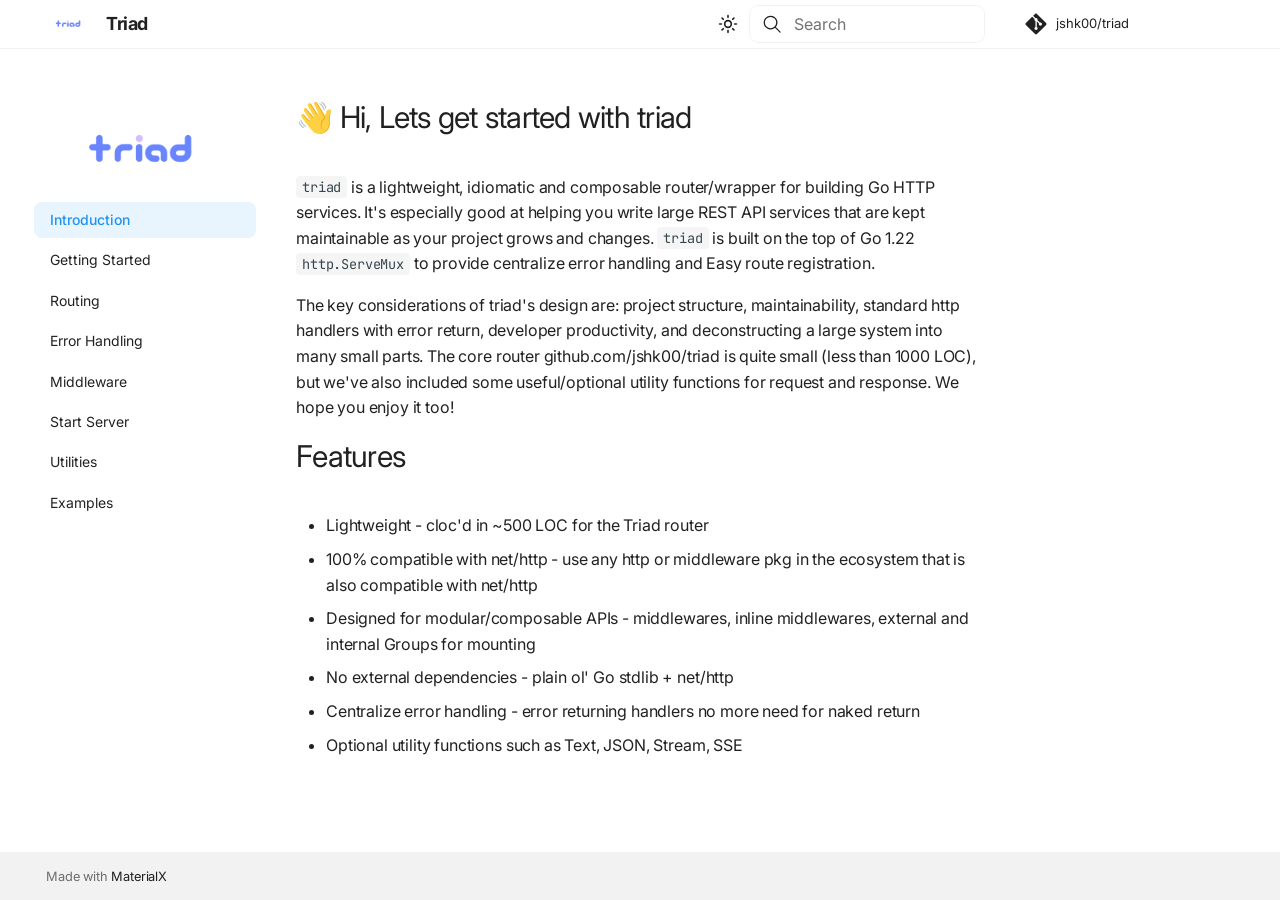
<file: index.html>
<!DOCTYPE html><html lang="en" class="no-js"><head>
    
      <meta charset="utf-8">
      <meta name="viewport" content="width=device-width,initial-scale=1">
      
      
        <meta name="author" content="Jayesh">
      
      
        <link rel="canonical" href="https://jshk00.github.io/triad/">
      
      
      
        <link rel="next" href="getting-started/">
      
      
        
      
      
      
      
        
        
        
          <link rel="icon" href="assets/triad.png">
        
      
      <meta name="generator" content="mkdocs-ProperDocs 1.6.7, mkdocs-materialx-10.1.8">
    
    
      
        <title>Introduction - Triad</title>
      
    
    
      <link rel="stylesheet" href="assets/stylesheets/main.314bbef5.min.css">
      
        
        <link rel="stylesheet" href="assets/stylesheets/palette.a45159b5.min.css">
      
    
    

  
  
    
    
      
      
    
    
    
    
  
    
    
      
      
    
    
    
    
  
    
    
      
      
    
    
    
    
  
    
    
      
      
    
    
    
    
  
    
    
      
      
    
    
    
    
  
    
    
      
      
    
    
    
    
  
    
    
      
      
    
    
    
    
  
    
    
      
      
    
    
    
    
  
    
    
      
      
    
    
    
    
  
    
    
      
      
    
    
    
    
  
  
  <style>:root{--md-admonition-icon--note:url('data:image/svg+xml;charset=utf-8,%3Csvg%20xmlns%3D%22http%3A//www.w3.org/2000/svg%22%20viewBox%3D%220%200%2016%2016%22%3E%3Cpath%20d%3D%22M1%207.775V2.75C1%201.784%201.784%201%202.75%201h5.025c.464%200%20.91.184%201.238.513l6.25%206.25a1.75%201.75%200%200%201%200%202.474l-5.026%205.026a1.75%201.75%200%200%201-2.474%200l-6.25-6.25A1.75%201.75%200%200%201%201%207.775m1.5%200c0%20.066.026.13.073.177l6.25%206.25a.25.25%200%200%200%20.354%200l5.025-5.025a.25.25%200%200%200%200-.354l-6.25-6.25a.25.25%200%200%200-.177-.073H2.75a.25.25%200%200%200-.25.25ZM6%205a1%201%200%201%201%200%202%201%201%200%200%201%200-2%22/%3E%3C/svg%3E');--md-admonition-icon--abstract:url('data:image/svg+xml;charset=utf-8,%3Csvg%20xmlns%3D%22http%3A//www.w3.org/2000/svg%22%20viewBox%3D%220%200%2016%2016%22%3E%3Cpath%20d%3D%22M2.5%201.75v11.5c0%20.138.112.25.25.25h3.17a.75.75%200%200%201%200%201.5H2.75A1.75%201.75%200%200%201%201%2013.25V1.75C1%20.784%201.784%200%202.75%200h8.5C12.216%200%2013%20.784%2013%201.75v7.736a.75.75%200%200%201-1.5%200V1.75a.25.25%200%200%200-.25-.25h-8.5a.25.25%200%200%200-.25.25m13.274%209.537zl-4.557%204.45a.75.75%200%200%201-1.055-.008l-1.943-1.95a.75.75%200%200%201%201.062-1.058l1.419%201.425%204.026-3.932a.75.75%200%201%201%201.048%201.074M4.75%204h4.5a.75.75%200%200%201%200%201.5h-4.5a.75.75%200%200%201%200-1.5M4%207.75A.75.75%200%200%201%204.75%207h2a.75.75%200%200%201%200%201.5h-2A.75.75%200%200%201%204%207.75%22/%3E%3C/svg%3E');--md-admonition-icon--info:url('data:image/svg+xml;charset=utf-8,%3Csvg%20xmlns%3D%22http%3A//www.w3.org/2000/svg%22%20viewBox%3D%220%200%2016%2016%22%3E%3Cpath%20d%3D%22M0%208a8%208%200%201%201%2016%200A8%208%200%200%201%200%208m8-6.5a6.5%206.5%200%201%200%200%2013%206.5%206.5%200%200%200%200-13M6.5%207.75A.75.75%200%200%201%207.25%207h1a.75.75%200%200%201%20.75.75v2.75h.25a.75.75%200%200%201%200%201.5h-2a.75.75%200%200%201%200-1.5h.25v-2h-.25a.75.75%200%200%201-.75-.75M8%206a1%201%200%201%201%200-2%201%201%200%200%201%200%202%22/%3E%3C/svg%3E');--md-admonition-icon--success:url('data:image/svg+xml;charset=utf-8,%3Csvg%20xmlns%3D%22http%3A//www.w3.org/2000/svg%22%20viewBox%3D%220%200%2016%2016%22%3E%3Cpath%20d%3D%22M13.78%204.22a.75.75%200%200%201%200%201.06l-7.25%207.25a.75.75%200%200%201-1.06%200L2.22%209.28a.75.75%200%200%201%20.018-1.042.75.75%200%200%201%201.042-.018L6%2010.94l6.72-6.72a.75.75%200%200%201%201.06%200%22/%3E%3C/svg%3E');--md-admonition-icon--question:url('data:image/svg+xml;charset=utf-8,%3Csvg%20xmlns%3D%22http%3A//www.w3.org/2000/svg%22%20viewBox%3D%220%200%2016%2016%22%3E%3Cpath%20d%3D%22M0%208a8%208%200%201%201%2016%200A8%208%200%200%201%200%208m8-6.5a6.5%206.5%200%201%200%200%2013%206.5%206.5%200%200%200%200-13M6.92%206.085h.001a.749.749%200%201%201-1.342-.67c.169-.339.436-.701.849-.977C6.845%204.16%207.369%204%208%204a2.76%202.76%200%200%201%201.637.525c.503.377.863.965.863%201.725%200%20.448-.115.83-.329%201.15-.205.307-.47.513-.692.662-.109.072-.22.138-.313.195l-.006.004a6%206%200%200%200-.26.16%201%201%200%200%200-.276.245.75.75%200%200%201-1.248-.832c.184-.264.42-.489.692-.661q.154-.1.313-.195l.007-.004c.1-.061.182-.11.258-.161a1%201%200%200%200%20.277-.245C8.96%206.514%209%206.427%209%206.25a.61.61%200%200%200-.262-.525A1.27%201.27%200%200%200%208%205.5c-.369%200-.595.09-.74.187a1%201%200%200%200-.34.398M9%2011a1%201%200%201%201-2%200%201%201%200%200%201%202%200%22/%3E%3C/svg%3E');--md-admonition-icon--warning:url('data:image/svg+xml;charset=utf-8,%3Csvg%20xmlns%3D%22http%3A//www.w3.org/2000/svg%22%20viewBox%3D%220%200%2016%2016%22%3E%3Cpath%20d%3D%22M6.457%201.047c.659-1.234%202.427-1.234%203.086%200l6.082%2011.378A1.75%201.75%200%200%201%2014.082%2015H1.918a1.75%201.75%200%200%201-1.543-2.575Zm1.763.707a.25.25%200%200%200-.44%200L1.698%2013.132a.25.25%200%200%200%20.22.368h12.164a.25.25%200%200%200%20.22-.368Zm.53%203.996v2.5a.75.75%200%200%201-1.5%200v-2.5a.75.75%200%200%201%201.5%200M9%2011a1%201%200%201%201-2%200%201%201%200%200%201%202%200%22/%3E%3C/svg%3E');--md-admonition-icon--failure:url('data:image/svg+xml;charset=utf-8,%3Csvg%20xmlns%3D%22http%3A//www.w3.org/2000/svg%22%20viewBox%3D%220%200%2016%2016%22%3E%3Cpath%20d%3D%22M2.344%202.343za8%208%200%200%201%2011.314%2011.314A8.002%208.002%200%200%201%20.234%2010.089a8%208%200%200%201%202.11-7.746m1.06%2010.253a6.5%206.5%200%201%200%209.108-9.275%206.5%206.5%200%200%200-9.108%209.275M6.03%204.97%208%206.94l1.97-1.97a.749.749%200%200%201%201.275.326.75.75%200%200%201-.215.734L9.06%208l1.97%201.97a.749.749%200%200%201-.326%201.275.75.75%200%200%201-.734-.215L8%209.06l-1.97%201.97a.749.749%200%200%201-1.275-.326.75.75%200%200%201%20.215-.734L6.94%208%204.97%206.03a.75.75%200%200%201%20.018-1.042.75.75%200%200%201%201.042-.018%22/%3E%3C/svg%3E');--md-admonition-icon--danger:url('data:image/svg+xml;charset=utf-8,%3Csvg%20xmlns%3D%22http%3A//www.w3.org/2000/svg%22%20viewBox%3D%220%200%2016%2016%22%3E%3Cpath%20d%3D%22M9.504.43a1.516%201.516%200%200%201%202.437%201.713L10.415%205.5h2.123c1.57%200%202.346%201.909%201.22%203.004l-7.34%207.142a1.25%201.25%200%200%201-.871.354h-.302a1.25%201.25%200%200%201-1.157-1.723L5.633%2010.5H3.462c-1.57%200-2.346-1.909-1.22-3.004zm1.047%201.074L3.286%208.571A.25.25%200%200%200%203.462%209H6.75a.75.75%200%200%201%20.694%201.034l-1.713%204.188%206.982-6.793A.25.25%200%200%200%2012.538%207H9.25a.75.75%200%200%201-.683-1.06l2.008-4.418.003-.006-.004-.009-.006-.006-.008-.001q-.005%200-.009.004%22/%3E%3C/svg%3E');--md-admonition-icon--bug:url('data:image/svg+xml;charset=utf-8,%3Csvg%20xmlns%3D%22http%3A//www.w3.org/2000/svg%22%20viewBox%3D%220%200%2016%2016%22%3E%3Cpath%20d%3D%22M4.72.22a.75.75%200%200%201%201.06%200l1%20.999a3.5%203.5%200%200%201%202.441%200l.999-1a.748.748%200%200%201%201.265.332.75.75%200%200%201-.205.729l-.775.776c.616.63.995%201.493.995%202.444v.327q0%20.15-.025.292c.408.14.764.392%201.029.722l1.968-.787a.75.75%200%200%201%20.556%201.392L13%207.258V9h2.25a.75.75%200%200%201%200%201.5H13v.5q-.002.615-.141%201.186l2.17.868a.75.75%200%200%201-.557%201.392l-2.184-.873A5%205%200%200%201%208%2016a5%205%200%200%201-4.288-2.427l-2.183.873a.75.75%200%200%201-.558-1.392l2.17-.868A5%205%200%200%201%203%2011v-.5H.75a.75.75%200%200%201%200-1.5H3V7.258L.971%206.446a.75.75%200%200%201%20.558-1.392l1.967.787c.265-.33.62-.583%201.03-.722a1.7%201.7%200%200%201-.026-.292V4.5c0-.951.38-1.814.995-2.444L4.72%201.28a.75.75%200%200%201%200-1.06m.53%206.28a.75.75%200%200%200-.75.75V11a3.5%203.5%200%201%200%207%200V7.25a.75.75%200%200%200-.75-.75ZM6.173%205h3.654A.17.17%200%200%200%2010%204.827V4.5a2%202%200%201%200-4%200v.327c0%20.096.077.173.173.173%22/%3E%3C/svg%3E');--md-admonition-icon--quote:url('data:image/svg+xml;charset=utf-8,%3Csvg%20xmlns%3D%22http%3A//www.w3.org/2000/svg%22%20viewBox%3D%220%200%2016%2016%22%3E%3Cpath%20d%3D%22M1.75%202.5h10.5a.75.75%200%200%201%200%201.5H1.75a.75.75%200%200%201%200-1.5m4%205h8.5a.75.75%200%200%201%200%201.5h-8.5a.75.75%200%200%201%200-1.5m0%205h8.5a.75.75%200%200%201%200%201.5h-8.5a.75.75%200%200%201%200-1.5M2.5%207.75v6a.75.75%200%200%201-1.5%200v-6a.75.75%200%200%201%201.5%200%22/%3E%3C/svg%3E');}</style>

    

    
      
    
    
      
        
        
        <link rel="preconnect" href="https://fonts.gstatic.com" crossorigin="">
        <link rel="stylesheet" href="https://fonts.googleapis.com/css?family=Inter:300,300i,400,400i,700,700i%7CJetBrains+Mono:400,400i,700,700i&amp;display=fallback">
        <style>:root{--md-text-font:"Inter";--md-code-font:"JetBrains Mono"}</style>
      
    
    
      <link rel="stylesheet" href="stylesheet/style.css">
    
    <script>__md_scope=new URL(".",location),__md_hash=e=>[...e].reduce(((e,_)=>(e<<5)-e+_.charCodeAt(0)),0),__md_get=(e,_=localStorage,t=__md_scope)=>JSON.parse(_.getItem(t.pathname+"."+e)),__md_set=(e,_,t=localStorage,a=__md_scope)=>{try{t.setItem(a.pathname+"."+e,JSON.stringify(_))}catch(e){}}</script>
    
      

    
    
  <link href="assets/stylesheets/glightbox.min.css" rel="stylesheet"><script src="assets/javascripts/glightbox.min.js"></script><style id="glightbox-style">
            html.glightbox-open { overflow: initial; height: 100%; }
            .gslide-title { margin-top: 0px; user-select: text; }
            .gslide-desc { color: #666; user-select: text; }
            .gslide-image img { background: white; }
        </style></head>
  
  
  
  
    
    
      
    
    
    
    
    <body dir="ltr" data-md-color-scheme="default" data-md-color-primary="blue" data-md-color-accent="light-blue" data-mx-topbar="glass">
  
    
    <input class="md-toggle" data-md-toggle="drawer" type="checkbox" id="__drawer" autocomplete="off">
    <input class="md-toggle" data-md-toggle="toc" type="checkbox" id="__toc" autocomplete="off">
    <input class="md-toggle" data-md-toggle="search" type="checkbox" id="__search" autocomplete="off">
    <label class="md-overlay" for="__drawer"></label>
    <label class="md-overlay" for="__toc"></label>
    <div data-md-component="skip">
      
        
        <a href="#hi-lets-get-started-with-triad" class="md-skip">
          Skip to content
        </a>
      
    </div>
    <div data-md-component="announce">
      
    </div>
    
    
      

  

<header class="md-header md-header--shadow" data-md-component="header">
  <nav class="md-header__inner md-grid" aria-label="Header">
    <a href="." title="Triad" class="md-header__button md-logo" aria-label="Triad" data-md-component="logo">
      
  <img src="assets/triad.png" alt="logo">

    </a>
    <label class="md-header__button md-icon" for="__drawer">
      
      <svg xmlns="http://www.w3.org/2000/svg" viewBox="0 0 24 24"><path d="M3 6h18v2H3zm0 5h18v2H3zm0 5h18v2H3z"></path></svg>
    </label>
    <div class="md-header__title" data-md-component="header-title">
      <div class="md-header__ellipsis">
        <div class="md-header__topic">
          <span class="md-ellipsis">
            Triad
          </span>
        </div>
        <div class="md-header__topic" data-md-component="header-topic">
          <span class="md-ellipsis">
            
              Introduction
            
          </span>
        </div>
      </div>
    </div>
    
      
        <form class="md-header__option" data-md-component="palette">
  
    
    
    
    <input class="md-option" data-md-color-media="(prefers-color-scheme: light)" data-md-color-scheme="default" data-md-color-primary="blue" data-md-color-accent="light-blue" aria-label="Switch to dark mode" type="radio" name="__palette" id="__palette_0">
    
      <label class="md-header__button md-icon" title="Switch to dark mode" for="__palette_1" hidden="">
        <svg xmlns="http://www.w3.org/2000/svg" fill="none" stroke="currentColor" stroke-linecap="round" stroke-linejoin="round" stroke-width="2" class="lucide lucide-sun" viewBox="0 0 24 24"><circle cx="12" cy="12" r="4"></circle><path d="M12 2v2M12 20v2M4.93 4.93l1.41 1.41M17.66 17.66l1.41 1.41M2 12h2M20 12h2M6.34 17.66l-1.41 1.41M19.07 4.93l-1.41 1.41"></path></svg>
      </label>
    
  
    
    
    
    <input class="md-option" data-md-color-media="(prefers-color-scheme: dark)" data-md-color-scheme="slate" data-md-color-primary="cyan" data-md-color-accent="cyan" aria-label="Switch to light mode" type="radio" name="__palette" id="__palette_1">
    
      <label class="md-header__button md-icon" title="Switch to light mode" for="__palette_0" hidden="">
        <svg xmlns="http://www.w3.org/2000/svg" fill="none" stroke="currentColor" stroke-linecap="round" stroke-linejoin="round" stroke-width="2" class="lucide lucide-moon" viewBox="0 0 24 24"><path d="M20.985 12.486a9 9 0 1 1-9.473-9.472c.405-.022.617.46.402.803a6 6 0 0 0 8.268 8.268c.344-.215.825-.004.803.401"></path></svg>
      </label>
    
  
</form>
      
    
    
      <script>var palette=__md_get("__palette");if(palette&&palette.color){if("(prefers-color-scheme)"===palette.color.media){var media=matchMedia("(prefers-color-scheme: light)"),input=document.querySelector(media.matches?"[data-md-color-media='(prefers-color-scheme: light)']":"[data-md-color-media='(prefers-color-scheme: dark)']");palette.color.media=input.getAttribute("data-md-color-media"),palette.color.scheme=input.getAttribute("data-md-color-scheme"),palette.color.primary=input.getAttribute("data-md-color-primary"),palette.color.accent=input.getAttribute("data-md-color-accent")}for(var[key,value]of Object.entries(palette.color))document.body.setAttribute("data-md-color-"+key,value)}</script>
    
    
    
      
      
        <label class="md-header__button md-icon" for="__search">
          
          <svg xmlns="http://www.w3.org/2000/svg" viewBox="0 0 24 24"><path d="M10.25 2a8.25 8.25 0 0 1 6.34 13.53l5.69 5.69a.749.749 0 0 1-.326 1.275.75.75 0 0 1-.734-.215l-5.69-5.69A8.25 8.25 0 1 1 10.25 2M3.5 10.25a6.75 6.75 0 1 0 13.5 0 6.75 6.75 0 0 0-13.5 0"></path></svg>
        </label>
        <div class="md-search" data-md-component="search" role="dialog">
  <label class="md-search__overlay" for="__search"></label>
  <div class="md-search__inner" role="search">
    <form class="md-search__form" name="search">
      <input type="text" class="md-search__input" name="query" aria-label="Search" placeholder="Search" autocapitalize="off" autocorrect="off" autocomplete="off" spellcheck="false" data-md-component="search-query" required="">
      <label class="md-search__icon md-icon" for="__search">
        
        <svg xmlns="http://www.w3.org/2000/svg" viewBox="0 0 24 24"><path d="M10.25 2a8.25 8.25 0 0 1 6.34 13.53l5.69 5.69a.749.749 0 0 1-.326 1.275.75.75 0 0 1-.734-.215l-5.69-5.69A8.25 8.25 0 1 1 10.25 2M3.5 10.25a6.75 6.75 0 1 0 13.5 0 6.75 6.75 0 0 0-13.5 0"></path></svg>
        
        <svg xmlns="http://www.w3.org/2000/svg" viewBox="0 0 24 24"><path d="M20 11v2H8l5.5 5.5-1.42 1.42L4.16 12l7.92-7.92L13.5 5.5 8 11z"></path></svg>
      </label>
      <nav class="md-search__options" aria-label="Search">
        
        <button type="reset" class="md-search__icon md-icon" title="Clear" aria-label="Clear" tabindex="-1">
          
          <svg xmlns="http://www.w3.org/2000/svg" viewBox="0 0 24 24"><path d="M19 6.41 17.59 5 12 10.59 6.41 5 5 6.41 10.59 12 5 17.59 6.41 19 12 13.41 17.59 19 19 17.59 13.41 12z"></path></svg>
        </button>
      </nav>
      
    </form>
    <div class="md-search__output">
      <div class="md-search__scrollwrap" tabindex="0">
        <div class="md-search-result" data-md-component="search-result">
          <div class="md-search-result__meta">
            Initializing search
          </div>
          <ol class="md-search-result__list" role="presentation"></ol>
        </div>
      </div>
    </div>
  </div>
</div>
      
    
    
      <div class="md-header__source">
        <a href="https://github.com/jshk00/triad" title="Go to repository" class="md-source" data-md-component="source">
  <div class="md-source__icon md-icon">
    
    <svg xmlns="http://www.w3.org/2000/svg" viewBox="0 0 448 512"><!--! Font Awesome Free 7.1.0 by @fontawesome - https://fontawesome.com License - https://fontawesome.com/license/free (Icons: CC BY 4.0, Fonts: SIL OFL 1.1, Code: MIT License) Copyright 2025 Fonticons, Inc.--><path d="M439.6 236.1 244 40.5c-5.4-5.5-12.8-8.5-20.4-8.5s-15 3-20.4 8.4L162.5 81l51.5 51.5c27.1-9.1 52.7 16.8 43.4 43.7l49.7 49.7c34.2-11.8 61.2 31 35.5 56.7-26.5 26.5-70.2-2.9-56-37.3L240.3 199v121.9c25.3 12.5 22.3 41.8 9.1 55-6.4 6.4-15.2 10.1-24.3 10.1s-17.8-3.6-24.3-10.1c-17.6-17.6-11.1-46.9 11.2-56v-123c-20.8-8.5-24.6-30.7-18.6-45L142.6 101 8.5 235.1C3 240.6 0 247.9 0 255.5s3 15 8.5 20.4l195.6 195.7c5.4 5.4 12.7 8.4 20.4 8.4s15-3 20.4-8.4l194.7-194.7c5.4-5.4 8.4-12.8 8.4-20.4s-3-15-8.4-20.4"></path></svg>
  </div>
  <div class="md-source__repository">
    jshk00/triad
  </div>
</a>
      </div>
    
  </nav>
  
</header>
    
    <div class="md-container" data-md-component="container">
      
      
        
          
        
      
      <main class="md-main" data-md-component="main">
        <div class="md-main__inner md-grid">
          
            
              
              <div class="md-sidebar md-sidebar--primary" data-md-component="sidebar" data-md-type="navigation">
                <div class="md-sidebar__scrollwrap">
                  <div class="md-sidebar__inner">
                    



<nav class="md-nav md-nav--primary" aria-label="Navigation" data-md-level="0">
  <label class="md-nav__title" for="__drawer">
    <a href="." title="Triad" class="md-nav__button md-logo" aria-label="Triad" data-md-component="logo">
      
  <img src="assets/triad.png" alt="logo">

    </a>
    Triad
  </label>
  
    <div class="md-nav__source">
      <a href="https://github.com/jshk00/triad" title="Go to repository" class="md-source" data-md-component="source">
  <div class="md-source__icon md-icon">
    
    <svg xmlns="http://www.w3.org/2000/svg" viewBox="0 0 448 512"><!--! Font Awesome Free 7.1.0 by @fontawesome - https://fontawesome.com License - https://fontawesome.com/license/free (Icons: CC BY 4.0, Fonts: SIL OFL 1.1, Code: MIT License) Copyright 2025 Fonticons, Inc.--><path d="M439.6 236.1 244 40.5c-5.4-5.5-12.8-8.5-20.4-8.5s-15 3-20.4 8.4L162.5 81l51.5 51.5c27.1-9.1 52.7 16.8 43.4 43.7l49.7 49.7c34.2-11.8 61.2 31 35.5 56.7-26.5 26.5-70.2-2.9-56-37.3L240.3 199v121.9c25.3 12.5 22.3 41.8 9.1 55-6.4 6.4-15.2 10.1-24.3 10.1s-17.8-3.6-24.3-10.1c-17.6-17.6-11.1-46.9 11.2-56v-123c-20.8-8.5-24.6-30.7-18.6-45L142.6 101 8.5 235.1C3 240.6 0 247.9 0 255.5s3 15 8.5 20.4l195.6 195.7c5.4 5.4 12.7 8.4 20.4 8.4s15-3 20.4-8.4l194.7-194.7c5.4-5.4 8.4-12.8 8.4-20.4s-3-15-8.4-20.4"></path></svg>
  </div>
  <div class="md-source__repository">
    jshk00/triad
  </div>
</a>
    </div>
  
  <ul class="md-nav__list">
    
      
      
  
  
    
  
  
  
    <li class="md-nav__item md-nav__item--active">
      
      <input class="md-nav__toggle md-toggle" type="checkbox" id="__toc">
      
      
        
      
      
      <a href="." class="md-nav__link md-nav__link--active">
        
  
  
  <span class="md-ellipsis">
    
  
    Introduction
  

    
  </span>
  
  

      </a>
      
    </li>
  

    
      
      
  
  
  
  
    <li class="md-nav__item">
      <a href="getting-started/" class="md-nav__link">
        
  
  
  <span class="md-ellipsis">
    
  
    Getting Started
  

    
  </span>
  
  

      </a>
    </li>
  

    
      
      
  
  
  
  
    <li class="md-nav__item">
      <a href="routing/" class="md-nav__link">
        
  
  
  <span class="md-ellipsis">
    
  
    Routing
  

    
  </span>
  
  

      </a>
    </li>
  

    
      
      
  
  
  
  
    <li class="md-nav__item">
      <a href="error-handling/" class="md-nav__link">
        
  
  
  <span class="md-ellipsis">
    
  
    Error Handling
  

    
  </span>
  
  

      </a>
    </li>
  

    
      
      
  
  
  
  
    <li class="md-nav__item">
      <a href="middlewares/" class="md-nav__link">
        
  
  
  <span class="md-ellipsis">
    
  
    Middleware
  

    
  </span>
  
  

      </a>
    </li>
  

    
      
      
  
  
  
  
    <li class="md-nav__item">
      <a href="start-server/" class="md-nav__link">
        
  
  
  <span class="md-ellipsis">
    
  
    Start Server
  

    
  </span>
  
  

      </a>
    </li>
  

    
      
      
  
  
  
  
    <li class="md-nav__item">
      <a href="utilities/" class="md-nav__link">
        
  
  
  <span class="md-ellipsis">
    
  
    Utilities
  

    
  </span>
  
  

      </a>
    </li>
  

    
      
      
  
  
  
  
    <li class="md-nav__item">
      <a href="https://github.com/jshk00/triad/tree/main/_examples" class="md-nav__link">
        
  
  
  <span class="md-ellipsis">
    
  
    Examples
  

    
  </span>
  
  

      </a>
    </li>
  

    
  </ul>
</nav>
                  </div>
                </div>
              </div>
            
            
              
              <div class="md-sidebar md-sidebar--secondary" data-md-component="sidebar" data-md-type="toc">
                <div class="md-sidebar__scrollwrap">
                  <div class="md-sidebar__inner">
                    

<nav class="md-nav md-nav--secondary" aria-label="Table of contents">
  
  
  
    
  
  
</nav>
                  </div>
                </div>
              </div>
            
          
          
            <div class="md-content" data-md-component="content">
              
                



  


              
              <article class="md-content__inner md-typeset">
                
                  
  
  


<h1 id="hi-lets-get-started-with-triad">👋 Hi, Lets get started with triad</h1>
<p><code>triad</code> is a lightweight, idiomatic and composable router/wrapper for building Go HTTP services. It's especially good at helping you write large REST API services that are kept maintainable as your project grows and changes. <code>triad</code> is built on the top of Go 1.22 <code>http.ServeMux</code> to provide centralize error handling and Easy route registration.</p>
<p>The key considerations of triad's design are: project structure, maintainability, standard http handlers with error return, developer productivity, and deconstructing a large system into many small parts. The core router github.com/jshk00/triad is quite small (less than 1000 LOC), but we've also included some useful/optional utility functions for request and response. We hope you enjoy it too!</p>
<h1 id="features">Features</h1>
<ul>
<li>Lightweight - cloc'd in ~500 LOC for the Triad router</li>
<li>100% compatible with net/http - use any http or middleware pkg in the ecosystem that is also compatible with net/http</li>
<li>Designed for modular/composable APIs - middlewares, inline middlewares, external and internal Groups for mounting</li>
<li>No external dependencies - plain ol' Go stdlib + net/http</li>
<li>Centralize error handling - error returning handlers no more need for naked return</li>
<li>Optional utility functions such as Text, JSON, Stream, SSE</li>
</ul>












                
              </article>
            </div>
          
          
  <script>var tabs=__md_get("__tabs");if(Array.isArray(tabs))e:for(var set of document.querySelectorAll(".tabbed-set")){var labels=set.querySelector(".tabbed-labels");for(var tab of tabs)for(var label of labels.getElementsByTagName("label"))if(label.innerText.trim()===tab){var input=document.getElementById(label.htmlFor);input.checked=!0;continue e}}</script>

<script>var target=document.getElementById(location.hash.slice(1));target&&target.name&&(target.checked=target.name.startsWith("__tabbed_"))</script>
        </div>
          <div class="md-top" data-md-component="top" hidden="">
  <div class="md-top__center">
    <button type="button" class="md-top__button md-top__button--main" data-md-action="top">
      
      <svg xmlns="http://www.w3.org/2000/svg" viewBox="0 0 24 24"><path d="M13 20h-2V8l-5.5 5.5-1.42-1.42L12 4.16l7.92 7.92-1.42 1.42L13 8z"></path></svg>
      <span>Back to top</span>
    </button>
    
      
      
      <label class="md-top__button md-top__side md-top__side--nav" for="__drawer">
        <svg xmlns="http://www.w3.org/2000/svg" fill="none" stroke="currentColor" stroke-linecap="round" stroke-linejoin="round" stroke-width="2" class="lucide lucide-panel-left" viewBox="0 0 24 24"><rect width="18" height="18" x="3" y="3" rx="2"></rect><path d="M9 3v18"></path></svg>
      </label>
    
    
      
      
      <label class="md-top__button md-top__side md-top__side--toc" for="__toc">
        <svg xmlns="http://www.w3.org/2000/svg" fill="none" stroke="currentColor" stroke-linecap="round" stroke-linejoin="round" stroke-width="2" class="lucide lucide-panel-right" viewBox="0 0 24 24"><rect width="18" height="18" x="3" y="3" rx="2"></rect><path d="M15 3v18"></path></svg>
      </label>
    
  </div>
</div>
      </main>
      
        <footer class="md-footer">
  
  <div class="md-footer-meta md-typeset">
    <div class="md-footer-meta__inner md-grid">
      <div class="md-copyright">
  
  
    Made with
    <a href="https://jaywhj.github.io/mkdocs-materialx/" target="_blank" rel="noopener">
      MaterialX
    </a>
  
</div>
      
    </div>
  </div>
</footer>
      
    </div>
    <div class="md-dialog" data-md-component="dialog">
      <div class="md-dialog__inner md-typeset"></div>
    </div>
    
      <div class="md-progress" data-md-component="progress" role="progressbar"></div>
    
    
    
      
      
      <script id="__config" type="application/json">{"annotate": null, "base": ".", "code": null, "features": ["navigation.instant", "navigation.instant.progress", "navigation.tracking", "navigation.path", "navigation.prune", "toc.follow", "search.highlight", "content.tabs.link", "content.code.copy"], "search": "assets/javascripts/workers/search.2c215733.min.js", "tags": null, "translations": {"clipboard.copied": "Copied to clipboard", "clipboard.copy": "Copy to clipboard", "code.collapse": "Collapse", "code.download": "Download", "code.expand": "Expand remaining # lines", "code.select": "Toggle line selection", "search.result.more.one": "1 more on this page", "search.result.more.other": "# more on this page", "search.result.none": "No matching documents", "search.result.one": "1 matching document", "search.result.other": "# matching documents", "search.result.placeholder": "Type to start searching", "search.result.term.missing": "Missing", "select.version": "Select version"}, "version": null}</script>
    
    
      <script src="assets/javascripts/bundle.fc193f93.min.js"></script>
      
    
  
<script id="init-glightbox">const lightbox = GLightbox({"touchNavigation": true, "loop": false, "zoomable": true, "draggable": true, "openEffect": "zoom", "closeEffect": "zoom", "slideEffect": "slide"});
document$.subscribe(()=>{ lightbox.reload(); });
</script></body></html>
</file>
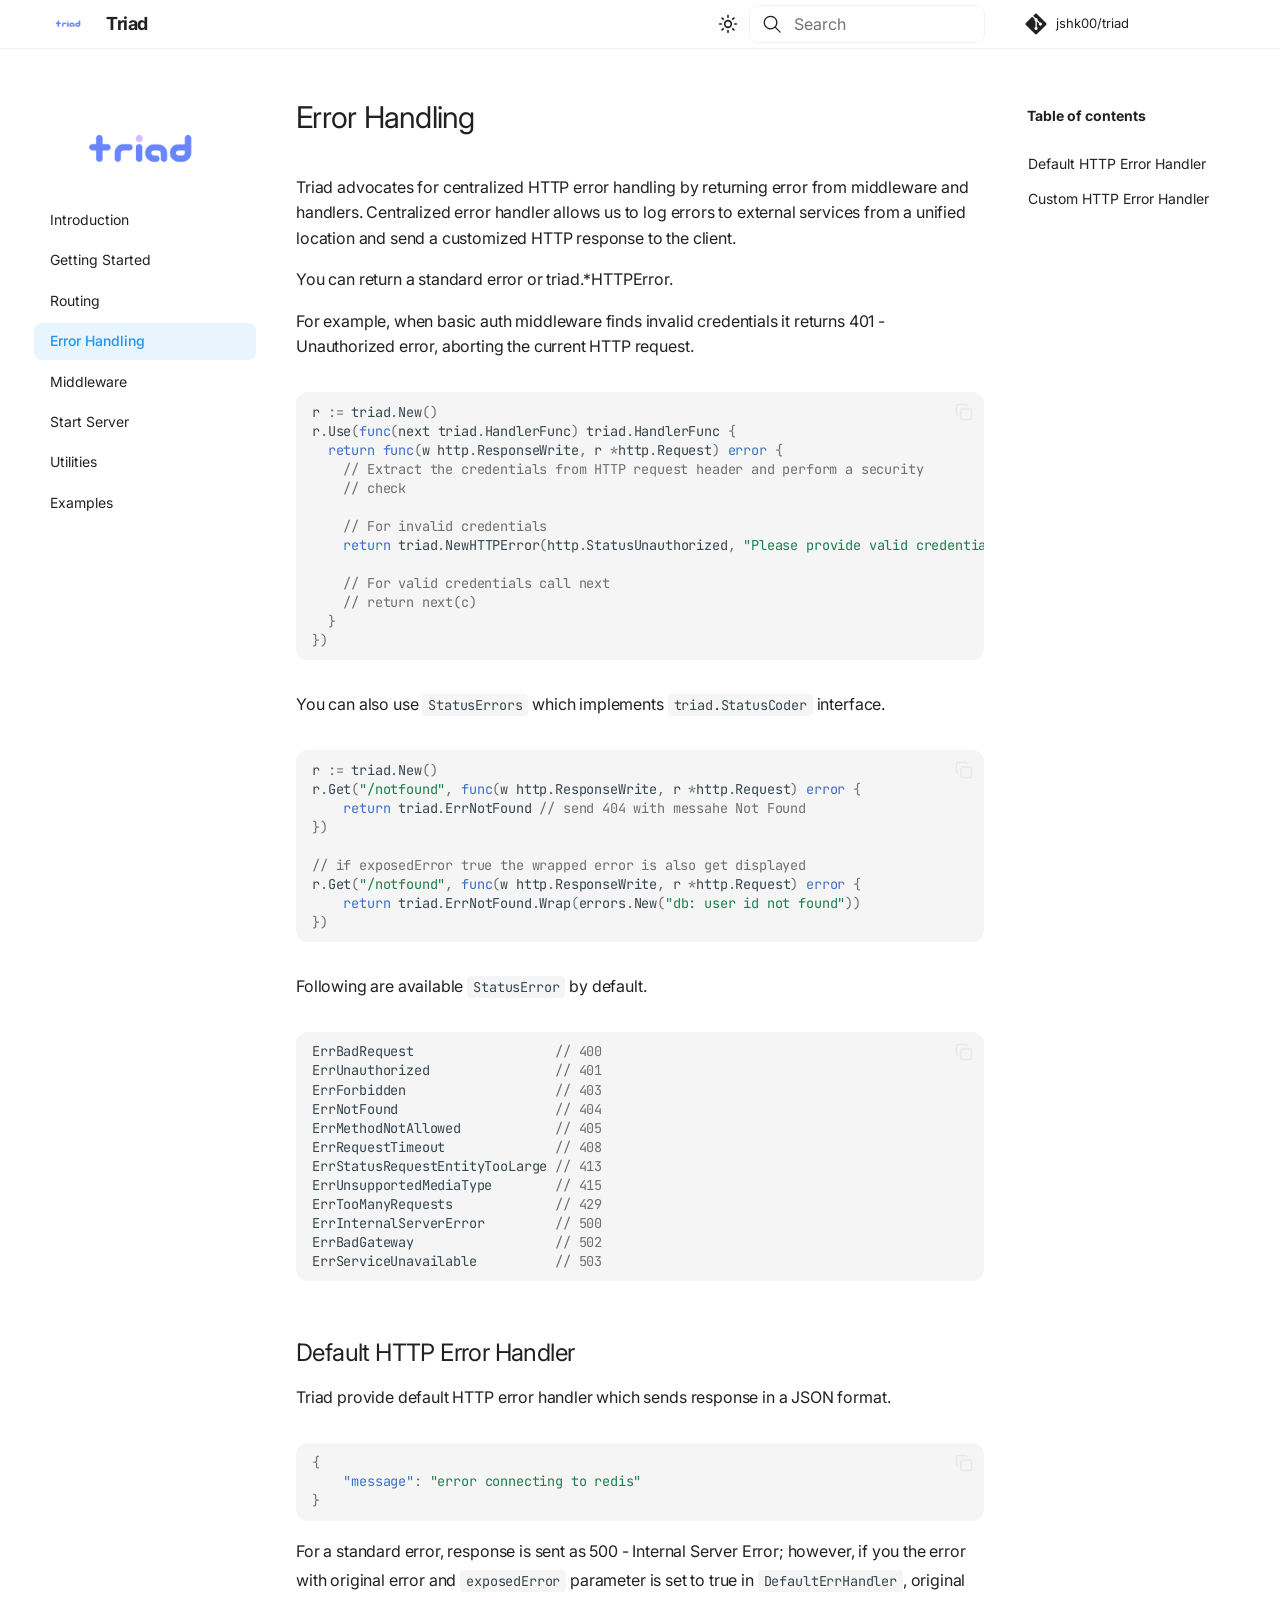
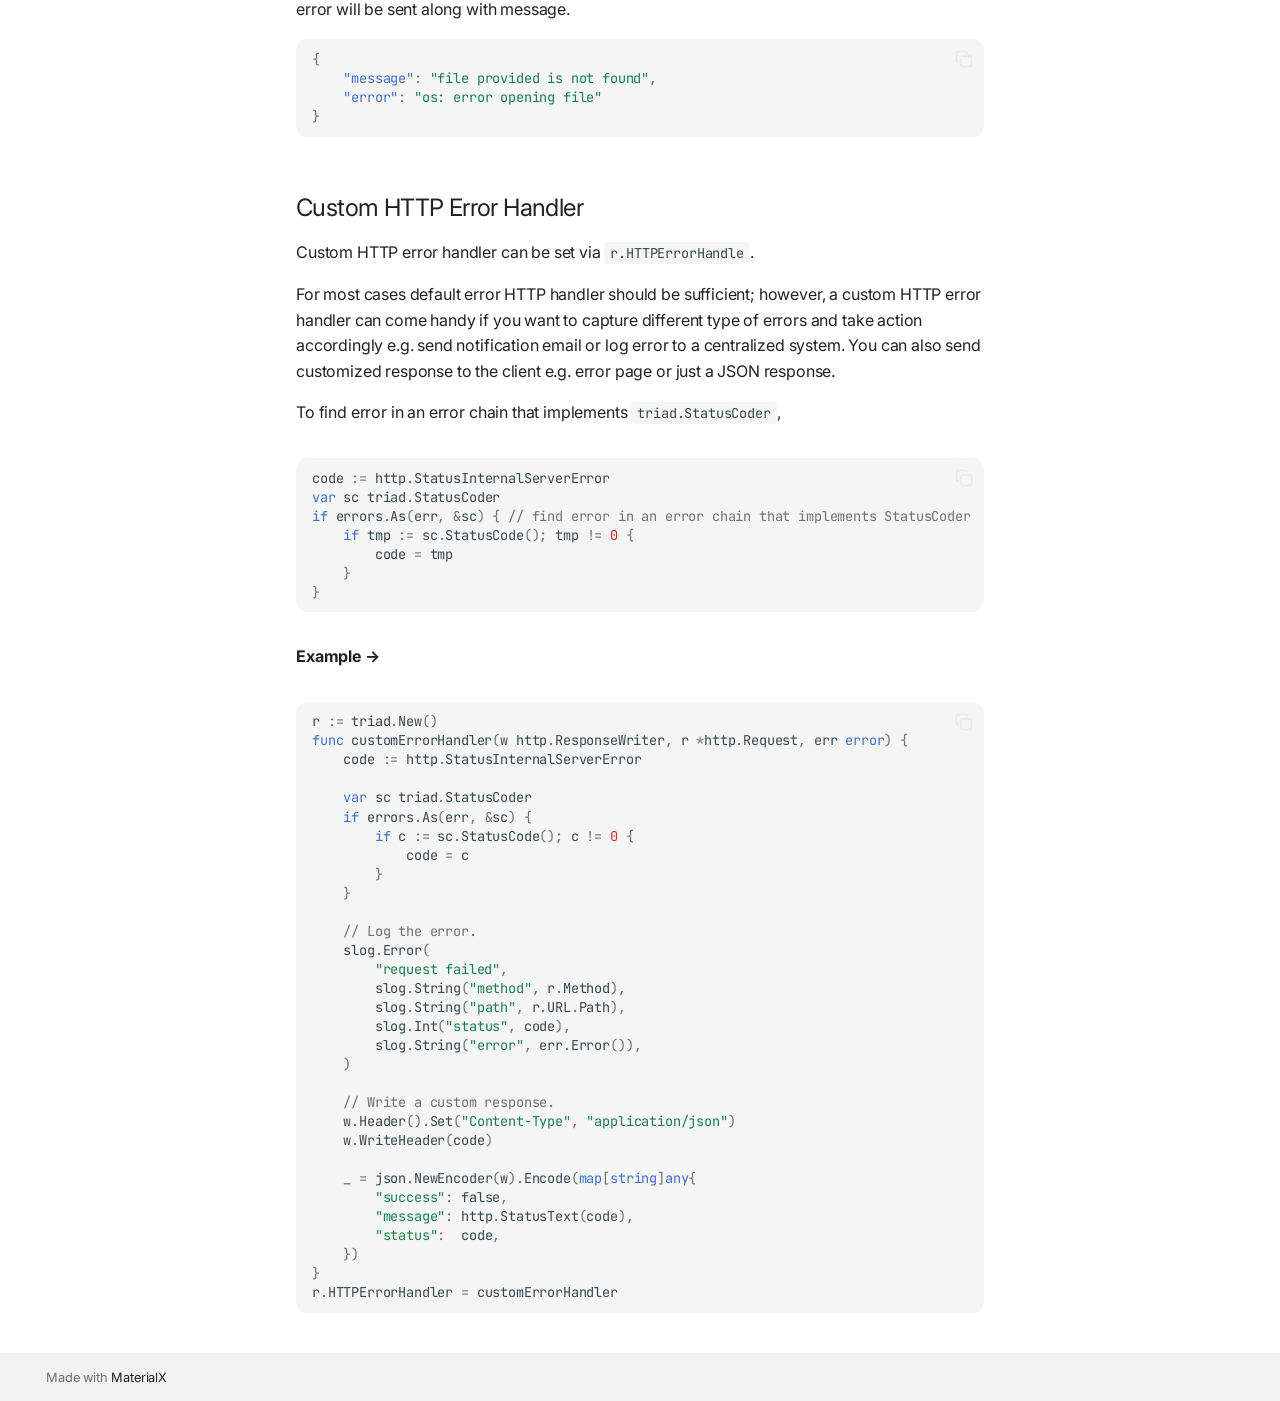
<file: error-handling/index.html>
<!DOCTYPE html><html lang="en" class="no-js"><head>
    
      <meta charset="utf-8">
      <meta name="viewport" content="width=device-width,initial-scale=1">
      
      
        <meta name="author" content="Jayesh">
      
      
        <link rel="canonical" href="https://jshk00.github.io/triad/error-handling/">
      
      
        <link rel="prev" href="../routing/">
      
      
        <link rel="next" href="../middlewares/">
      
      
        
      
      
      
      
        
        
        
          <link rel="icon" href="../assets/triad.png">
        
      
      <meta name="generator" content="mkdocs-ProperDocs 1.6.7, mkdocs-materialx-10.1.8">
    
    
      
        <title>Error Handling - Triad</title>
      
    
    
      <link rel="stylesheet" href="../assets/stylesheets/main.314bbef5.min.css">
      
        
        <link rel="stylesheet" href="../assets/stylesheets/palette.a45159b5.min.css">
      
    
    

  
  
    
    
      
      
    
    
    
    
  
    
    
      
      
    
    
    
    
  
    
    
      
      
    
    
    
    
  
    
    
      
      
    
    
    
    
  
    
    
      
      
    
    
    
    
  
    
    
      
      
    
    
    
    
  
    
    
      
      
    
    
    
    
  
    
    
      
      
    
    
    
    
  
    
    
      
      
    
    
    
    
  
    
    
      
      
    
    
    
    
  
  
  <style>:root{--md-admonition-icon--note:url('data:image/svg+xml;charset=utf-8,%3Csvg%20xmlns%3D%22http%3A//www.w3.org/2000/svg%22%20viewBox%3D%220%200%2016%2016%22%3E%3Cpath%20d%3D%22M1%207.775V2.75C1%201.784%201.784%201%202.75%201h5.025c.464%200%20.91.184%201.238.513l6.25%206.25a1.75%201.75%200%200%201%200%202.474l-5.026%205.026a1.75%201.75%200%200%201-2.474%200l-6.25-6.25A1.75%201.75%200%200%201%201%207.775m1.5%200c0%20.066.026.13.073.177l6.25%206.25a.25.25%200%200%200%20.354%200l5.025-5.025a.25.25%200%200%200%200-.354l-6.25-6.25a.25.25%200%200%200-.177-.073H2.75a.25.25%200%200%200-.25.25ZM6%205a1%201%200%201%201%200%202%201%201%200%200%201%200-2%22/%3E%3C/svg%3E');--md-admonition-icon--abstract:url('data:image/svg+xml;charset=utf-8,%3Csvg%20xmlns%3D%22http%3A//www.w3.org/2000/svg%22%20viewBox%3D%220%200%2016%2016%22%3E%3Cpath%20d%3D%22M2.5%201.75v11.5c0%20.138.112.25.25.25h3.17a.75.75%200%200%201%200%201.5H2.75A1.75%201.75%200%200%201%201%2013.25V1.75C1%20.784%201.784%200%202.75%200h8.5C12.216%200%2013%20.784%2013%201.75v7.736a.75.75%200%200%201-1.5%200V1.75a.25.25%200%200%200-.25-.25h-8.5a.25.25%200%200%200-.25.25m13.274%209.537zl-4.557%204.45a.75.75%200%200%201-1.055-.008l-1.943-1.95a.75.75%200%200%201%201.062-1.058l1.419%201.425%204.026-3.932a.75.75%200%201%201%201.048%201.074M4.75%204h4.5a.75.75%200%200%201%200%201.5h-4.5a.75.75%200%200%201%200-1.5M4%207.75A.75.75%200%200%201%204.75%207h2a.75.75%200%200%201%200%201.5h-2A.75.75%200%200%201%204%207.75%22/%3E%3C/svg%3E');--md-admonition-icon--info:url('data:image/svg+xml;charset=utf-8,%3Csvg%20xmlns%3D%22http%3A//www.w3.org/2000/svg%22%20viewBox%3D%220%200%2016%2016%22%3E%3Cpath%20d%3D%22M0%208a8%208%200%201%201%2016%200A8%208%200%200%201%200%208m8-6.5a6.5%206.5%200%201%200%200%2013%206.5%206.5%200%200%200%200-13M6.5%207.75A.75.75%200%200%201%207.25%207h1a.75.75%200%200%201%20.75.75v2.75h.25a.75.75%200%200%201%200%201.5h-2a.75.75%200%200%201%200-1.5h.25v-2h-.25a.75.75%200%200%201-.75-.75M8%206a1%201%200%201%201%200-2%201%201%200%200%201%200%202%22/%3E%3C/svg%3E');--md-admonition-icon--success:url('data:image/svg+xml;charset=utf-8,%3Csvg%20xmlns%3D%22http%3A//www.w3.org/2000/svg%22%20viewBox%3D%220%200%2016%2016%22%3E%3Cpath%20d%3D%22M13.78%204.22a.75.75%200%200%201%200%201.06l-7.25%207.25a.75.75%200%200%201-1.06%200L2.22%209.28a.75.75%200%200%201%20.018-1.042.75.75%200%200%201%201.042-.018L6%2010.94l6.72-6.72a.75.75%200%200%201%201.06%200%22/%3E%3C/svg%3E');--md-admonition-icon--question:url('data:image/svg+xml;charset=utf-8,%3Csvg%20xmlns%3D%22http%3A//www.w3.org/2000/svg%22%20viewBox%3D%220%200%2016%2016%22%3E%3Cpath%20d%3D%22M0%208a8%208%200%201%201%2016%200A8%208%200%200%201%200%208m8-6.5a6.5%206.5%200%201%200%200%2013%206.5%206.5%200%200%200%200-13M6.92%206.085h.001a.749.749%200%201%201-1.342-.67c.169-.339.436-.701.849-.977C6.845%204.16%207.369%204%208%204a2.76%202.76%200%200%201%201.637.525c.503.377.863.965.863%201.725%200%20.448-.115.83-.329%201.15-.205.307-.47.513-.692.662-.109.072-.22.138-.313.195l-.006.004a6%206%200%200%200-.26.16%201%201%200%200%200-.276.245.75.75%200%200%201-1.248-.832c.184-.264.42-.489.692-.661q.154-.1.313-.195l.007-.004c.1-.061.182-.11.258-.161a1%201%200%200%200%20.277-.245C8.96%206.514%209%206.427%209%206.25a.61.61%200%200%200-.262-.525A1.27%201.27%200%200%200%208%205.5c-.369%200-.595.09-.74.187a1%201%200%200%200-.34.398M9%2011a1%201%200%201%201-2%200%201%201%200%200%201%202%200%22/%3E%3C/svg%3E');--md-admonition-icon--warning:url('data:image/svg+xml;charset=utf-8,%3Csvg%20xmlns%3D%22http%3A//www.w3.org/2000/svg%22%20viewBox%3D%220%200%2016%2016%22%3E%3Cpath%20d%3D%22M6.457%201.047c.659-1.234%202.427-1.234%203.086%200l6.082%2011.378A1.75%201.75%200%200%201%2014.082%2015H1.918a1.75%201.75%200%200%201-1.543-2.575Zm1.763.707a.25.25%200%200%200-.44%200L1.698%2013.132a.25.25%200%200%200%20.22.368h12.164a.25.25%200%200%200%20.22-.368Zm.53%203.996v2.5a.75.75%200%200%201-1.5%200v-2.5a.75.75%200%200%201%201.5%200M9%2011a1%201%200%201%201-2%200%201%201%200%200%201%202%200%22/%3E%3C/svg%3E');--md-admonition-icon--failure:url('data:image/svg+xml;charset=utf-8,%3Csvg%20xmlns%3D%22http%3A//www.w3.org/2000/svg%22%20viewBox%3D%220%200%2016%2016%22%3E%3Cpath%20d%3D%22M2.344%202.343za8%208%200%200%201%2011.314%2011.314A8.002%208.002%200%200%201%20.234%2010.089a8%208%200%200%201%202.11-7.746m1.06%2010.253a6.5%206.5%200%201%200%209.108-9.275%206.5%206.5%200%200%200-9.108%209.275M6.03%204.97%208%206.94l1.97-1.97a.749.749%200%200%201%201.275.326.75.75%200%200%201-.215.734L9.06%208l1.97%201.97a.749.749%200%200%201-.326%201.275.75.75%200%200%201-.734-.215L8%209.06l-1.97%201.97a.749.749%200%200%201-1.275-.326.75.75%200%200%201%20.215-.734L6.94%208%204.97%206.03a.75.75%200%200%201%20.018-1.042.75.75%200%200%201%201.042-.018%22/%3E%3C/svg%3E');--md-admonition-icon--danger:url('data:image/svg+xml;charset=utf-8,%3Csvg%20xmlns%3D%22http%3A//www.w3.org/2000/svg%22%20viewBox%3D%220%200%2016%2016%22%3E%3Cpath%20d%3D%22M9.504.43a1.516%201.516%200%200%201%202.437%201.713L10.415%205.5h2.123c1.57%200%202.346%201.909%201.22%203.004l-7.34%207.142a1.25%201.25%200%200%201-.871.354h-.302a1.25%201.25%200%200%201-1.157-1.723L5.633%2010.5H3.462c-1.57%200-2.346-1.909-1.22-3.004zm1.047%201.074L3.286%208.571A.25.25%200%200%200%203.462%209H6.75a.75.75%200%200%201%20.694%201.034l-1.713%204.188%206.982-6.793A.25.25%200%200%200%2012.538%207H9.25a.75.75%200%200%201-.683-1.06l2.008-4.418.003-.006-.004-.009-.006-.006-.008-.001q-.005%200-.009.004%22/%3E%3C/svg%3E');--md-admonition-icon--bug:url('data:image/svg+xml;charset=utf-8,%3Csvg%20xmlns%3D%22http%3A//www.w3.org/2000/svg%22%20viewBox%3D%220%200%2016%2016%22%3E%3Cpath%20d%3D%22M4.72.22a.75.75%200%200%201%201.06%200l1%20.999a3.5%203.5%200%200%201%202.441%200l.999-1a.748.748%200%200%201%201.265.332.75.75%200%200%201-.205.729l-.775.776c.616.63.995%201.493.995%202.444v.327q0%20.15-.025.292c.408.14.764.392%201.029.722l1.968-.787a.75.75%200%200%201%20.556%201.392L13%207.258V9h2.25a.75.75%200%200%201%200%201.5H13v.5q-.002.615-.141%201.186l2.17.868a.75.75%200%200%201-.557%201.392l-2.184-.873A5%205%200%200%201%208%2016a5%205%200%200%201-4.288-2.427l-2.183.873a.75.75%200%200%201-.558-1.392l2.17-.868A5%205%200%200%201%203%2011v-.5H.75a.75.75%200%200%201%200-1.5H3V7.258L.971%206.446a.75.75%200%200%201%20.558-1.392l1.967.787c.265-.33.62-.583%201.03-.722a1.7%201.7%200%200%201-.026-.292V4.5c0-.951.38-1.814.995-2.444L4.72%201.28a.75.75%200%200%201%200-1.06m.53%206.28a.75.75%200%200%200-.75.75V11a3.5%203.5%200%201%200%207%200V7.25a.75.75%200%200%200-.75-.75ZM6.173%205h3.654A.17.17%200%200%200%2010%204.827V4.5a2%202%200%201%200-4%200v.327c0%20.096.077.173.173.173%22/%3E%3C/svg%3E');--md-admonition-icon--quote:url('data:image/svg+xml;charset=utf-8,%3Csvg%20xmlns%3D%22http%3A//www.w3.org/2000/svg%22%20viewBox%3D%220%200%2016%2016%22%3E%3Cpath%20d%3D%22M1.75%202.5h10.5a.75.75%200%200%201%200%201.5H1.75a.75.75%200%200%201%200-1.5m4%205h8.5a.75.75%200%200%201%200%201.5h-8.5a.75.75%200%200%201%200-1.5m0%205h8.5a.75.75%200%200%201%200%201.5h-8.5a.75.75%200%200%201%200-1.5M2.5%207.75v6a.75.75%200%200%201-1.5%200v-6a.75.75%200%200%201%201.5%200%22/%3E%3C/svg%3E');}</style>

    

    
      
    
    
      
        
        
        <link rel="preconnect" href="https://fonts.gstatic.com" crossorigin="">
        <link rel="stylesheet" href="https://fonts.googleapis.com/css?family=Inter:300,300i,400,400i,700,700i%7CJetBrains+Mono:400,400i,700,700i&amp;display=fallback">
        <style>:root{--md-text-font:"Inter";--md-code-font:"JetBrains Mono"}</style>
      
    
    
      <link rel="stylesheet" href="../stylesheet/style.css">
    
    <script>__md_scope=new URL("..",location),__md_hash=e=>[...e].reduce(((e,_)=>(e<<5)-e+_.charCodeAt(0)),0),__md_get=(e,_=localStorage,t=__md_scope)=>JSON.parse(_.getItem(t.pathname+"."+e)),__md_set=(e,_,t=localStorage,a=__md_scope)=>{try{t.setItem(a.pathname+"."+e,JSON.stringify(_))}catch(e){}}</script>
    
      

    
    
  <link href="../assets/stylesheets/glightbox.min.css" rel="stylesheet"><script src="../assets/javascripts/glightbox.min.js"></script><style id="glightbox-style">
            html.glightbox-open { overflow: initial; height: 100%; }
            .gslide-title { margin-top: 0px; user-select: text; }
            .gslide-desc { color: #666; user-select: text; }
            .gslide-image img { background: white; }
        </style></head>
  
  
  
  
    
    
      
    
    
    
    
    <body dir="ltr" data-md-color-scheme="default" data-md-color-primary="blue" data-md-color-accent="light-blue" data-mx-topbar="glass">
  
    
    <input class="md-toggle" data-md-toggle="drawer" type="checkbox" id="__drawer" autocomplete="off">
    <input class="md-toggle" data-md-toggle="toc" type="checkbox" id="__toc" autocomplete="off">
    <input class="md-toggle" data-md-toggle="search" type="checkbox" id="__search" autocomplete="off">
    <label class="md-overlay" for="__drawer"></label>
    <label class="md-overlay" for="__toc"></label>
    <div data-md-component="skip">
      
        
        <a href="#default-http-error-handler" class="md-skip">
          Skip to content
        </a>
      
    </div>
    <div data-md-component="announce">
      
    </div>
    
    
      

  

<header class="md-header md-header--shadow" data-md-component="header">
  <nav class="md-header__inner md-grid" aria-label="Header">
    <a href=".." title="Triad" class="md-header__button md-logo" aria-label="Triad" data-md-component="logo">
      
  <img src="../assets/triad.png" alt="logo">

    </a>
    <label class="md-header__button md-icon" for="__drawer">
      
      <svg xmlns="http://www.w3.org/2000/svg" viewBox="0 0 24 24"><path d="M3 6h18v2H3zm0 5h18v2H3zm0 5h18v2H3z"></path></svg>
    </label>
    <div class="md-header__title" data-md-component="header-title">
      <div class="md-header__ellipsis">
        <div class="md-header__topic">
          <span class="md-ellipsis">
            Triad
          </span>
        </div>
        <div class="md-header__topic" data-md-component="header-topic">
          <span class="md-ellipsis">
            
              Error Handling
            
          </span>
        </div>
      </div>
    </div>
    
      
        <form class="md-header__option" data-md-component="palette">
  
    
    
    
    <input class="md-option" data-md-color-media="(prefers-color-scheme: light)" data-md-color-scheme="default" data-md-color-primary="blue" data-md-color-accent="light-blue" aria-label="Switch to dark mode" type="radio" name="__palette" id="__palette_0">
    
      <label class="md-header__button md-icon" title="Switch to dark mode" for="__palette_1" hidden="">
        <svg xmlns="http://www.w3.org/2000/svg" fill="none" stroke="currentColor" stroke-linecap="round" stroke-linejoin="round" stroke-width="2" class="lucide lucide-sun" viewBox="0 0 24 24"><circle cx="12" cy="12" r="4"></circle><path d="M12 2v2M12 20v2M4.93 4.93l1.41 1.41M17.66 17.66l1.41 1.41M2 12h2M20 12h2M6.34 17.66l-1.41 1.41M19.07 4.93l-1.41 1.41"></path></svg>
      </label>
    
  
    
    
    
    <input class="md-option" data-md-color-media="(prefers-color-scheme: dark)" data-md-color-scheme="slate" data-md-color-primary="cyan" data-md-color-accent="cyan" aria-label="Switch to light mode" type="radio" name="__palette" id="__palette_1">
    
      <label class="md-header__button md-icon" title="Switch to light mode" for="__palette_0" hidden="">
        <svg xmlns="http://www.w3.org/2000/svg" fill="none" stroke="currentColor" stroke-linecap="round" stroke-linejoin="round" stroke-width="2" class="lucide lucide-moon" viewBox="0 0 24 24"><path d="M20.985 12.486a9 9 0 1 1-9.473-9.472c.405-.022.617.46.402.803a6 6 0 0 0 8.268 8.268c.344-.215.825-.004.803.401"></path></svg>
      </label>
    
  
</form>
      
    
    
      <script>var palette=__md_get("__palette");if(palette&&palette.color){if("(prefers-color-scheme)"===palette.color.media){var media=matchMedia("(prefers-color-scheme: light)"),input=document.querySelector(media.matches?"[data-md-color-media='(prefers-color-scheme: light)']":"[data-md-color-media='(prefers-color-scheme: dark)']");palette.color.media=input.getAttribute("data-md-color-media"),palette.color.scheme=input.getAttribute("data-md-color-scheme"),palette.color.primary=input.getAttribute("data-md-color-primary"),palette.color.accent=input.getAttribute("data-md-color-accent")}for(var[key,value]of Object.entries(palette.color))document.body.setAttribute("data-md-color-"+key,value)}</script>
    
    
    
      
      
        <label class="md-header__button md-icon" for="__search">
          
          <svg xmlns="http://www.w3.org/2000/svg" viewBox="0 0 24 24"><path d="M10.25 2a8.25 8.25 0 0 1 6.34 13.53l5.69 5.69a.749.749 0 0 1-.326 1.275.75.75 0 0 1-.734-.215l-5.69-5.69A8.25 8.25 0 1 1 10.25 2M3.5 10.25a6.75 6.75 0 1 0 13.5 0 6.75 6.75 0 0 0-13.5 0"></path></svg>
        </label>
        <div class="md-search" data-md-component="search" role="dialog">
  <label class="md-search__overlay" for="__search"></label>
  <div class="md-search__inner" role="search">
    <form class="md-search__form" name="search">
      <input type="text" class="md-search__input" name="query" aria-label="Search" placeholder="Search" autocapitalize="off" autocorrect="off" autocomplete="off" spellcheck="false" data-md-component="search-query" required="">
      <label class="md-search__icon md-icon" for="__search">
        
        <svg xmlns="http://www.w3.org/2000/svg" viewBox="0 0 24 24"><path d="M10.25 2a8.25 8.25 0 0 1 6.34 13.53l5.69 5.69a.749.749 0 0 1-.326 1.275.75.75 0 0 1-.734-.215l-5.69-5.69A8.25 8.25 0 1 1 10.25 2M3.5 10.25a6.75 6.75 0 1 0 13.5 0 6.75 6.75 0 0 0-13.5 0"></path></svg>
        
        <svg xmlns="http://www.w3.org/2000/svg" viewBox="0 0 24 24"><path d="M20 11v2H8l5.5 5.5-1.42 1.42L4.16 12l7.92-7.92L13.5 5.5 8 11z"></path></svg>
      </label>
      <nav class="md-search__options" aria-label="Search">
        
        <button type="reset" class="md-search__icon md-icon" title="Clear" aria-label="Clear" tabindex="-1">
          
          <svg xmlns="http://www.w3.org/2000/svg" viewBox="0 0 24 24"><path d="M19 6.41 17.59 5 12 10.59 6.41 5 5 6.41 10.59 12 5 17.59 6.41 19 12 13.41 17.59 19 19 17.59 13.41 12z"></path></svg>
        </button>
      </nav>
      
    </form>
    <div class="md-search__output">
      <div class="md-search__scrollwrap" tabindex="0">
        <div class="md-search-result" data-md-component="search-result">
          <div class="md-search-result__meta">
            Initializing search
          </div>
          <ol class="md-search-result__list" role="presentation"></ol>
        </div>
      </div>
    </div>
  </div>
</div>
      
    
    
      <div class="md-header__source">
        <a href="https://github.com/jshk00/triad" title="Go to repository" class="md-source" data-md-component="source">
  <div class="md-source__icon md-icon">
    
    <svg xmlns="http://www.w3.org/2000/svg" viewBox="0 0 448 512"><!--! Font Awesome Free 7.1.0 by @fontawesome - https://fontawesome.com License - https://fontawesome.com/license/free (Icons: CC BY 4.0, Fonts: SIL OFL 1.1, Code: MIT License) Copyright 2025 Fonticons, Inc.--><path d="M439.6 236.1 244 40.5c-5.4-5.5-12.8-8.5-20.4-8.5s-15 3-20.4 8.4L162.5 81l51.5 51.5c27.1-9.1 52.7 16.8 43.4 43.7l49.7 49.7c34.2-11.8 61.2 31 35.5 56.7-26.5 26.5-70.2-2.9-56-37.3L240.3 199v121.9c25.3 12.5 22.3 41.8 9.1 55-6.4 6.4-15.2 10.1-24.3 10.1s-17.8-3.6-24.3-10.1c-17.6-17.6-11.1-46.9 11.2-56v-123c-20.8-8.5-24.6-30.7-18.6-45L142.6 101 8.5 235.1C3 240.6 0 247.9 0 255.5s3 15 8.5 20.4l195.6 195.7c5.4 5.4 12.7 8.4 20.4 8.4s15-3 20.4-8.4l194.7-194.7c5.4-5.4 8.4-12.8 8.4-20.4s-3-15-8.4-20.4"></path></svg>
  </div>
  <div class="md-source__repository">
    jshk00/triad
  </div>
</a>
      </div>
    
  </nav>
  
</header>
    
    <div class="md-container" data-md-component="container">
      
      
        
          
        
      
      <main class="md-main" data-md-component="main">
        <div class="md-main__inner md-grid">
          
            
              
              <div class="md-sidebar md-sidebar--primary" data-md-component="sidebar" data-md-type="navigation">
                <div class="md-sidebar__scrollwrap">
                  <div class="md-sidebar__inner">
                    



<nav class="md-nav md-nav--primary" aria-label="Navigation" data-md-level="0">
  <label class="md-nav__title" for="__drawer">
    <a href=".." title="Triad" class="md-nav__button md-logo" aria-label="Triad" data-md-component="logo">
      
  <img src="../assets/triad.png" alt="logo">

    </a>
    Triad
  </label>
  
    <div class="md-nav__source">
      <a href="https://github.com/jshk00/triad" title="Go to repository" class="md-source" data-md-component="source">
  <div class="md-source__icon md-icon">
    
    <svg xmlns="http://www.w3.org/2000/svg" viewBox="0 0 448 512"><!--! Font Awesome Free 7.1.0 by @fontawesome - https://fontawesome.com License - https://fontawesome.com/license/free (Icons: CC BY 4.0, Fonts: SIL OFL 1.1, Code: MIT License) Copyright 2025 Fonticons, Inc.--><path d="M439.6 236.1 244 40.5c-5.4-5.5-12.8-8.5-20.4-8.5s-15 3-20.4 8.4L162.5 81l51.5 51.5c27.1-9.1 52.7 16.8 43.4 43.7l49.7 49.7c34.2-11.8 61.2 31 35.5 56.7-26.5 26.5-70.2-2.9-56-37.3L240.3 199v121.9c25.3 12.5 22.3 41.8 9.1 55-6.4 6.4-15.2 10.1-24.3 10.1s-17.8-3.6-24.3-10.1c-17.6-17.6-11.1-46.9 11.2-56v-123c-20.8-8.5-24.6-30.7-18.6-45L142.6 101 8.5 235.1C3 240.6 0 247.9 0 255.5s3 15 8.5 20.4l195.6 195.7c5.4 5.4 12.7 8.4 20.4 8.4s15-3 20.4-8.4l194.7-194.7c5.4-5.4 8.4-12.8 8.4-20.4s-3-15-8.4-20.4"></path></svg>
  </div>
  <div class="md-source__repository">
    jshk00/triad
  </div>
</a>
    </div>
  
  <ul class="md-nav__list">
    
      
      
  
  
  
  
    <li class="md-nav__item">
      <a href=".." class="md-nav__link">
        
  
  
  <span class="md-ellipsis">
    
  
    Introduction
  

    
  </span>
  
  

      </a>
    </li>
  

    
      
      
  
  
  
  
    <li class="md-nav__item">
      <a href="../getting-started/" class="md-nav__link">
        
  
  
  <span class="md-ellipsis">
    
  
    Getting Started
  

    
  </span>
  
  

      </a>
    </li>
  

    
      
      
  
  
  
  
    <li class="md-nav__item">
      <a href="../routing/" class="md-nav__link">
        
  
  
  <span class="md-ellipsis">
    
  
    Routing
  

    
  </span>
  
  

      </a>
    </li>
  

    
      
      
  
  
    
  
  
  
    <li class="md-nav__item md-nav__item--active">
      
      <input class="md-nav__toggle md-toggle" type="checkbox" id="__toc">
      
      
      
        <label class="md-nav__link md-nav__link--active" for="__toc">
          
  
  
  <span class="md-ellipsis">
    
  
    Error Handling
  

    
  </span>
  
  

          <span class="md-nav__icon md-icon"></span>
        </label>
      
      <a href="./" class="md-nav__link md-nav__link--active">
        
  
  
  <span class="md-ellipsis">
    
  
    Error Handling
  

    
  </span>
  
  

      </a>
      
        

<nav class="md-nav md-nav--secondary" aria-label="Table of contents">
  
  
  
  
    <label class="md-nav__title" for="__toc">
      <span class="md-nav__icon md-icon"></span>
      Table of contents
    </label>
    <ul class="md-nav__list" data-md-component="toc">
      
        <li class="md-nav__item">
  <a href="#default-http-error-handler" class="md-nav__link">
    <span class="md-ellipsis">
      
        Default HTTP Error Handler
      
    </span>
  </a>
  
</li>
      
        <li class="md-nav__item">
  <a href="#custom-http-error-handler" class="md-nav__link">
    <span class="md-ellipsis">
      
        Custom HTTP Error Handler
      
    </span>
  </a>
  
</li>
      
    </ul>
  
</nav>
      
    </li>
  

    
      
      
  
  
  
  
    <li class="md-nav__item">
      <a href="../middlewares/" class="md-nav__link">
        
  
  
  <span class="md-ellipsis">
    
  
    Middleware
  

    
  </span>
  
  

      </a>
    </li>
  

    
      
      
  
  
  
  
    <li class="md-nav__item">
      <a href="../start-server/" class="md-nav__link">
        
  
  
  <span class="md-ellipsis">
    
  
    Start Server
  

    
  </span>
  
  

      </a>
    </li>
  

    
      
      
  
  
  
  
    <li class="md-nav__item">
      <a href="../utilities/" class="md-nav__link">
        
  
  
  <span class="md-ellipsis">
    
  
    Utilities
  

    
  </span>
  
  

      </a>
    </li>
  

    
      
      
  
  
  
  
    <li class="md-nav__item">
      <a href="https://github.com/jshk00/triad/tree/main/_examples" class="md-nav__link">
        
  
  
  <span class="md-ellipsis">
    
  
    Examples
  

    
  </span>
  
  

      </a>
    </li>
  

    
  </ul>
</nav>
                  </div>
                </div>
              </div>
            
            
              
              <div class="md-sidebar md-sidebar--secondary" data-md-component="sidebar" data-md-type="toc">
                <div class="md-sidebar__scrollwrap">
                  <div class="md-sidebar__inner">
                    

<nav class="md-nav md-nav--secondary" aria-label="Table of contents">
  
  
  
  
    <label class="md-nav__title" for="__toc">
      <span class="md-nav__icon md-icon"></span>
      Table of contents
    </label>
    <ul class="md-nav__list" data-md-component="toc">
      
        <li class="md-nav__item">
  <a href="#default-http-error-handler" class="md-nav__link">
    <span class="md-ellipsis">
      
        Default HTTP Error Handler
      
    </span>
  </a>
  
</li>
      
        <li class="md-nav__item">
  <a href="#custom-http-error-handler" class="md-nav__link">
    <span class="md-ellipsis">
      
        Custom HTTP Error Handler
      
    </span>
  </a>
  
</li>
      
    </ul>
  
</nav>
                  </div>
                </div>
              </div>
            
          
          
            <div class="md-content" data-md-component="content">
              
                



  


              
              <article class="md-content__inner md-typeset">
                
                  
  
  


  <h1>Error Handling</h1>

<p>Triad advocates for centralized HTTP error handling by returning error from middleware and handlers. Centralized error handler allows us to log errors to external services from a unified location and send a customized HTTP response to the client.</p>
<p>You can return a standard error or triad.*HTTPError.</p>
<p>For example, when basic auth middleware finds invalid credentials it returns 401 - Unauthorized error, aborting the current HTTP request.
</p><div class="language-go highlight"><pre><span></span><code><span id="__span-0-1"><a id="__codelineno-0-1" name="__codelineno-0-1" href="#__codelineno-0-1"></a><span class="nx">r</span><span class="w"> </span><span class="o">:=</span><span class="w"> </span><span class="nx">triad</span><span class="p">.</span><span class="nx">New</span><span class="p">()</span>
</span><span id="__span-0-2"><a id="__codelineno-0-2" name="__codelineno-0-2" href="#__codelineno-0-2"></a><span class="nx">r</span><span class="p">.</span><span class="nx">Use</span><span class="p">(</span><span class="kd">func</span><span class="p">(</span><span class="nx">next</span><span class="w"> </span><span class="nx">triad</span><span class="p">.</span><span class="nx">HandlerFunc</span><span class="p">)</span><span class="w"> </span><span class="nx">triad</span><span class="p">.</span><span class="nx">HandlerFunc</span><span class="w"> </span><span class="p">{</span>
</span><span id="__span-0-3"><a id="__codelineno-0-3" name="__codelineno-0-3" href="#__codelineno-0-3"></a><span class="w">  </span><span class="k">return</span><span class="w"> </span><span class="kd">func</span><span class="p">(</span><span class="nx">w</span><span class="w"> </span><span class="nx">http</span><span class="p">.</span><span class="nx">ResponseWrite</span><span class="p">,</span><span class="w"> </span><span class="nx">r</span><span class="w"> </span><span class="o">*</span><span class="nx">http</span><span class="p">.</span><span class="nx">Request</span><span class="p">)</span><span class="w"> </span><span class="kt">error</span><span class="w"> </span><span class="p">{</span>
</span><span id="__span-0-4"><a id="__codelineno-0-4" name="__codelineno-0-4" href="#__codelineno-0-4"></a><span class="w">    </span><span class="c1">// Extract the credentials from HTTP request header and perform a security</span>
</span><span id="__span-0-5"><a id="__codelineno-0-5" name="__codelineno-0-5" href="#__codelineno-0-5"></a><span class="w">    </span><span class="c1">// check</span>
</span><span id="__span-0-6"><a id="__codelineno-0-6" name="__codelineno-0-6" href="#__codelineno-0-6"></a>
</span><span id="__span-0-7"><a id="__codelineno-0-7" name="__codelineno-0-7" href="#__codelineno-0-7"></a><span class="w">    </span><span class="c1">// For invalid credentials</span>
</span><span id="__span-0-8"><a id="__codelineno-0-8" name="__codelineno-0-8" href="#__codelineno-0-8"></a><span class="w">    </span><span class="k">return</span><span class="w"> </span><span class="nx">triad</span><span class="p">.</span><span class="nx">NewHTTPError</span><span class="p">(</span><span class="nx">http</span><span class="p">.</span><span class="nx">StatusUnauthorized</span><span class="p">,</span><span class="w"> </span><span class="s">"Please provide valid credentials"</span><span class="p">)</span>
</span><span id="__span-0-9"><a id="__codelineno-0-9" name="__codelineno-0-9" href="#__codelineno-0-9"></a>
</span><span id="__span-0-10"><a id="__codelineno-0-10" name="__codelineno-0-10" href="#__codelineno-0-10"></a><span class="w">    </span><span class="c1">// For valid credentials call next</span>
</span><span id="__span-0-11"><a id="__codelineno-0-11" name="__codelineno-0-11" href="#__codelineno-0-11"></a><span class="w">    </span><span class="c1">// return next(c)</span>
</span><span id="__span-0-12"><a id="__codelineno-0-12" name="__codelineno-0-12" href="#__codelineno-0-12"></a><span class="w">  </span><span class="p">}</span>
</span><span id="__span-0-13"><a id="__codelineno-0-13" name="__codelineno-0-13" href="#__codelineno-0-13"></a><span class="p">})</span>
</span></code></pre></div><p></p>
<p>You can also use <code>StatusErrors</code> which implements <code>triad.StatusCoder</code> interface.
</p><div class="language-go highlight"><pre><span></span><code><span id="__span-1-1"><a id="__codelineno-1-1" name="__codelineno-1-1" href="#__codelineno-1-1"></a><span class="nx">r</span><span class="w"> </span><span class="o">:=</span><span class="w"> </span><span class="nx">triad</span><span class="p">.</span><span class="nx">New</span><span class="p">()</span>
</span><span id="__span-1-2"><a id="__codelineno-1-2" name="__codelineno-1-2" href="#__codelineno-1-2"></a><span class="nx">r</span><span class="p">.</span><span class="nx">Get</span><span class="p">(</span><span class="s">"/notfound"</span><span class="p">,</span><span class="w"> </span><span class="kd">func</span><span class="p">(</span><span class="nx">w</span><span class="w"> </span><span class="nx">http</span><span class="p">.</span><span class="nx">ResponseWrite</span><span class="p">,</span><span class="w"> </span><span class="nx">r</span><span class="w"> </span><span class="o">*</span><span class="nx">http</span><span class="p">.</span><span class="nx">Request</span><span class="p">)</span><span class="w"> </span><span class="kt">error</span><span class="w"> </span><span class="p">{</span>
</span><span id="__span-1-3"><a id="__codelineno-1-3" name="__codelineno-1-3" href="#__codelineno-1-3"></a><span class="w">    </span><span class="k">return</span><span class="w"> </span><span class="nx">triad</span><span class="p">.</span><span class="nx">ErrNotFound</span><span class="w"> </span><span class="c1">// send 404 with messahe Not Found</span>
</span><span id="__span-1-4"><a id="__codelineno-1-4" name="__codelineno-1-4" href="#__codelineno-1-4"></a><span class="p">})</span>
</span><span id="__span-1-5"><a id="__codelineno-1-5" name="__codelineno-1-5" href="#__codelineno-1-5"></a>
</span><span id="__span-1-6"><a id="__codelineno-1-6" name="__codelineno-1-6" href="#__codelineno-1-6"></a><span class="c1">// if exposedError true the wrapped error is also get displayed</span>
</span><span id="__span-1-7"><a id="__codelineno-1-7" name="__codelineno-1-7" href="#__codelineno-1-7"></a><span class="nx">r</span><span class="p">.</span><span class="nx">Get</span><span class="p">(</span><span class="s">"/notfound"</span><span class="p">,</span><span class="w"> </span><span class="kd">func</span><span class="p">(</span><span class="nx">w</span><span class="w"> </span><span class="nx">http</span><span class="p">.</span><span class="nx">ResponseWrite</span><span class="p">,</span><span class="w"> </span><span class="nx">r</span><span class="w"> </span><span class="o">*</span><span class="nx">http</span><span class="p">.</span><span class="nx">Request</span><span class="p">)</span><span class="w"> </span><span class="kt">error</span><span class="w"> </span><span class="p">{</span>
</span><span id="__span-1-8"><a id="__codelineno-1-8" name="__codelineno-1-8" href="#__codelineno-1-8"></a><span class="w">    </span><span class="k">return</span><span class="w"> </span><span class="nx">triad</span><span class="p">.</span><span class="nx">ErrNotFound</span><span class="p">.</span><span class="nx">Wrap</span><span class="p">(</span><span class="nx">errors</span><span class="p">.</span><span class="nx">New</span><span class="p">(</span><span class="s">"db: user id not found"</span><span class="p">))</span>
</span><span id="__span-1-9"><a id="__codelineno-1-9" name="__codelineno-1-9" href="#__codelineno-1-9"></a><span class="p">})</span>
</span></code></pre></div><p></p>
<p>Following are available <code>StatusError</code> by default.
</p><div class="language-go highlight"><pre><span></span><code><span id="__span-2-1"><a id="__codelineno-2-1" name="__codelineno-2-1" href="#__codelineno-2-1"></a><span class="nx">ErrBadRequest</span><span class="w">                  </span><span class="c1">// 400</span>
</span><span id="__span-2-2"><a id="__codelineno-2-2" name="__codelineno-2-2" href="#__codelineno-2-2"></a><span class="nx">ErrUnauthorized</span><span class="w">                </span><span class="c1">// 401</span>
</span><span id="__span-2-3"><a id="__codelineno-2-3" name="__codelineno-2-3" href="#__codelineno-2-3"></a><span class="nx">ErrForbidden</span><span class="w">                   </span><span class="c1">// 403</span>
</span><span id="__span-2-4"><a id="__codelineno-2-4" name="__codelineno-2-4" href="#__codelineno-2-4"></a><span class="nx">ErrNotFound</span><span class="w">                    </span><span class="c1">// 404</span>
</span><span id="__span-2-5"><a id="__codelineno-2-5" name="__codelineno-2-5" href="#__codelineno-2-5"></a><span class="nx">ErrMethodNotAllowed</span><span class="w">            </span><span class="c1">// 405</span>
</span><span id="__span-2-6"><a id="__codelineno-2-6" name="__codelineno-2-6" href="#__codelineno-2-6"></a><span class="nx">ErrRequestTimeout</span><span class="w">              </span><span class="c1">// 408</span>
</span><span id="__span-2-7"><a id="__codelineno-2-7" name="__codelineno-2-7" href="#__codelineno-2-7"></a><span class="nx">ErrStatusRequestEntityTooLarge</span><span class="w"> </span><span class="c1">// 413</span>
</span><span id="__span-2-8"><a id="__codelineno-2-8" name="__codelineno-2-8" href="#__codelineno-2-8"></a><span class="nx">ErrUnsupportedMediaType</span><span class="w">        </span><span class="c1">// 415</span>
</span><span id="__span-2-9"><a id="__codelineno-2-9" name="__codelineno-2-9" href="#__codelineno-2-9"></a><span class="nx">ErrTooManyRequests</span><span class="w">             </span><span class="c1">// 429</span>
</span><span id="__span-2-10"><a id="__codelineno-2-10" name="__codelineno-2-10" href="#__codelineno-2-10"></a><span class="nx">ErrInternalServerError</span><span class="w">         </span><span class="c1">// 500</span>
</span><span id="__span-2-11"><a id="__codelineno-2-11" name="__codelineno-2-11" href="#__codelineno-2-11"></a><span class="nx">ErrBadGateway</span><span class="w">                  </span><span class="c1">// 502</span>
</span><span id="__span-2-12"><a id="__codelineno-2-12" name="__codelineno-2-12" href="#__codelineno-2-12"></a><span class="nx">ErrServiceUnavailable</span><span class="w">          </span><span class="c1">// 503</span>
</span></code></pre></div><p></p>
<h2 id="default-http-error-handler">Default HTTP Error Handler</h2>
<p>Triad provide default HTTP error handler which sends response in a JSON format.
</p><div class="language-json highlight"><pre><span></span><code><span id="__span-3-1"><a id="__codelineno-3-1" name="__codelineno-3-1" href="#__codelineno-3-1"></a><span class="p">{</span>
</span><span id="__span-3-2"><a id="__codelineno-3-2" name="__codelineno-3-2" href="#__codelineno-3-2"></a><span class="w">    </span><span class="nt">"message"</span><span class="p">:</span><span class="w"> </span><span class="s2">"error connecting to redis"</span>
</span><span id="__span-3-3"><a id="__codelineno-3-3" name="__codelineno-3-3" href="#__codelineno-3-3"></a><span class="p">}</span>
</span></code></pre></div>
For a standard error, response is sent as 500 - Internal Server Error; however, if you the error with original error and  <code>exposedError</code> parameter is set to true in <code>DefaultErrHandler</code>, original error will be sent along with message.
<div class="language-json highlight"><pre><span></span><code><span id="__span-4-1"><a id="__codelineno-4-1" name="__codelineno-4-1" href="#__codelineno-4-1"></a><span class="p">{</span>
</span><span id="__span-4-2"><a id="__codelineno-4-2" name="__codelineno-4-2" href="#__codelineno-4-2"></a><span class="w">    </span><span class="nt">"message"</span><span class="p">:</span><span class="w"> </span><span class="s2">"file provided is not found"</span><span class="p">,</span>
</span><span id="__span-4-3"><a id="__codelineno-4-3" name="__codelineno-4-3" href="#__codelineno-4-3"></a><span class="w">    </span><span class="nt">"error"</span><span class="p">:</span><span class="w"> </span><span class="s2">"os: error opening file"</span>
</span><span id="__span-4-4"><a id="__codelineno-4-4" name="__codelineno-4-4" href="#__codelineno-4-4"></a><span class="p">}</span>
</span></code></pre></div><p></p>
<h2 id="custom-http-error-handler">Custom HTTP Error Handler</h2>
<p>Custom HTTP error handler can be set via <code>r.HTTPErrorHandle</code>.</p>
<p>For most cases default error HTTP handler should be sufficient; however, a custom HTTP error handler can come handy if you want to capture different type of errors and take action accordingly e.g. send notification email or log error to a centralized system. You can also send customized response to the client e.g. error page or just a JSON response.</p>
<p>To find error in an error chain that implements <code>triad.StatusCoder</code>,
</p><div class="language-go highlight"><pre><span></span><code><span id="__span-5-1"><a id="__codelineno-5-1" name="__codelineno-5-1" href="#__codelineno-5-1"></a><span class="nx">code</span><span class="w"> </span><span class="o">:=</span><span class="w"> </span><span class="nx">http</span><span class="p">.</span><span class="nx">StatusInternalServerError</span>
</span><span id="__span-5-2"><a id="__codelineno-5-2" name="__codelineno-5-2" href="#__codelineno-5-2"></a><span class="kd">var</span><span class="w"> </span><span class="nx">sc</span><span class="w"> </span><span class="nx">triad</span><span class="p">.</span><span class="nx">StatusCoder</span>
</span><span id="__span-5-3"><a id="__codelineno-5-3" name="__codelineno-5-3" href="#__codelineno-5-3"></a><span class="k">if</span><span class="w"> </span><span class="nx">errors</span><span class="p">.</span><span class="nx">As</span><span class="p">(</span><span class="nx">err</span><span class="p">,</span><span class="w"> </span><span class="o">&amp;</span><span class="nx">sc</span><span class="p">)</span><span class="w"> </span><span class="p">{</span><span class="w"> </span><span class="c1">// find error in an error chain that implements StatusCoder</span>
</span><span id="__span-5-4"><a id="__codelineno-5-4" name="__codelineno-5-4" href="#__codelineno-5-4"></a><span class="w">    </span><span class="k">if</span><span class="w"> </span><span class="nx">tmp</span><span class="w"> </span><span class="o">:=</span><span class="w"> </span><span class="nx">sc</span><span class="p">.</span><span class="nx">StatusCode</span><span class="p">();</span><span class="w"> </span><span class="nx">tmp</span><span class="w"> </span><span class="o">!=</span><span class="w"> </span><span class="mi">0</span><span class="w"> </span><span class="p">{</span>
</span><span id="__span-5-5"><a id="__codelineno-5-5" name="__codelineno-5-5" href="#__codelineno-5-5"></a><span class="w">        </span><span class="nx">code</span><span class="w"> </span><span class="p">=</span><span class="w"> </span><span class="nx">tmp</span>
</span><span id="__span-5-6"><a id="__codelineno-5-6" name="__codelineno-5-6" href="#__codelineno-5-6"></a><span class="w">    </span><span class="p">}</span>
</span><span id="__span-5-7"><a id="__codelineno-5-7" name="__codelineno-5-7" href="#__codelineno-5-7"></a><span class="p">}</span>
</span></code></pre></div><p></p>
<p><strong>Example →</strong>
</p><div class="language-go highlight"><pre><span></span><code><span id="__span-6-1"><a id="__codelineno-6-1" name="__codelineno-6-1" href="#__codelineno-6-1"></a><span class="nx">r</span><span class="w"> </span><span class="o">:=</span><span class="w"> </span><span class="nx">triad</span><span class="p">.</span><span class="nx">New</span><span class="p">()</span>
</span><span id="__span-6-2"><a id="__codelineno-6-2" name="__codelineno-6-2" href="#__codelineno-6-2"></a><span class="kd">func</span><span class="w"> </span><span class="nx">customErrorHandler</span><span class="p">(</span><span class="nx">w</span><span class="w"> </span><span class="nx">http</span><span class="p">.</span><span class="nx">ResponseWriter</span><span class="p">,</span><span class="w"> </span><span class="nx">r</span><span class="w"> </span><span class="o">*</span><span class="nx">http</span><span class="p">.</span><span class="nx">Request</span><span class="p">,</span><span class="w"> </span><span class="nx">err</span><span class="w"> </span><span class="kt">error</span><span class="p">)</span><span class="w"> </span><span class="p">{</span>
</span><span id="__span-6-3"><a id="__codelineno-6-3" name="__codelineno-6-3" href="#__codelineno-6-3"></a><span class="w">    </span><span class="nx">code</span><span class="w"> </span><span class="o">:=</span><span class="w"> </span><span class="nx">http</span><span class="p">.</span><span class="nx">StatusInternalServerError</span>
</span><span id="__span-6-4"><a id="__codelineno-6-4" name="__codelineno-6-4" href="#__codelineno-6-4"></a>
</span><span id="__span-6-5"><a id="__codelineno-6-5" name="__codelineno-6-5" href="#__codelineno-6-5"></a><span class="w">    </span><span class="kd">var</span><span class="w"> </span><span class="nx">sc</span><span class="w"> </span><span class="nx">triad</span><span class="p">.</span><span class="nx">StatusCoder</span>
</span><span id="__span-6-6"><a id="__codelineno-6-6" name="__codelineno-6-6" href="#__codelineno-6-6"></a><span class="w">    </span><span class="k">if</span><span class="w"> </span><span class="nx">errors</span><span class="p">.</span><span class="nx">As</span><span class="p">(</span><span class="nx">err</span><span class="p">,</span><span class="w"> </span><span class="o">&amp;</span><span class="nx">sc</span><span class="p">)</span><span class="w"> </span><span class="p">{</span>
</span><span id="__span-6-7"><a id="__codelineno-6-7" name="__codelineno-6-7" href="#__codelineno-6-7"></a><span class="w">        </span><span class="k">if</span><span class="w"> </span><span class="nx">c</span><span class="w"> </span><span class="o">:=</span><span class="w"> </span><span class="nx">sc</span><span class="p">.</span><span class="nx">StatusCode</span><span class="p">();</span><span class="w"> </span><span class="nx">c</span><span class="w"> </span><span class="o">!=</span><span class="w"> </span><span class="mi">0</span><span class="w"> </span><span class="p">{</span>
</span><span id="__span-6-8"><a id="__codelineno-6-8" name="__codelineno-6-8" href="#__codelineno-6-8"></a><span class="w">            </span><span class="nx">code</span><span class="w"> </span><span class="p">=</span><span class="w"> </span><span class="nx">c</span>
</span><span id="__span-6-9"><a id="__codelineno-6-9" name="__codelineno-6-9" href="#__codelineno-6-9"></a><span class="w">        </span><span class="p">}</span>
</span><span id="__span-6-10"><a id="__codelineno-6-10" name="__codelineno-6-10" href="#__codelineno-6-10"></a><span class="w">    </span><span class="p">}</span>
</span><span id="__span-6-11"><a id="__codelineno-6-11" name="__codelineno-6-11" href="#__codelineno-6-11"></a>
</span><span id="__span-6-12"><a id="__codelineno-6-12" name="__codelineno-6-12" href="#__codelineno-6-12"></a><span class="w">    </span><span class="c1">// Log the error.</span>
</span><span id="__span-6-13"><a id="__codelineno-6-13" name="__codelineno-6-13" href="#__codelineno-6-13"></a><span class="w">    </span><span class="nx">slog</span><span class="p">.</span><span class="nx">Error</span><span class="p">(</span>
</span><span id="__span-6-14"><a id="__codelineno-6-14" name="__codelineno-6-14" href="#__codelineno-6-14"></a><span class="w">        </span><span class="s">"request failed"</span><span class="p">,</span>
</span><span id="__span-6-15"><a id="__codelineno-6-15" name="__codelineno-6-15" href="#__codelineno-6-15"></a><span class="w">        </span><span class="nx">slog</span><span class="p">.</span><span class="nx">String</span><span class="p">(</span><span class="s">"method"</span><span class="p">,</span><span class="w"> </span><span class="nx">r</span><span class="p">.</span><span class="nx">Method</span><span class="p">),</span>
</span><span id="__span-6-16"><a id="__codelineno-6-16" name="__codelineno-6-16" href="#__codelineno-6-16"></a><span class="w">        </span><span class="nx">slog</span><span class="p">.</span><span class="nx">String</span><span class="p">(</span><span class="s">"path"</span><span class="p">,</span><span class="w"> </span><span class="nx">r</span><span class="p">.</span><span class="nx">URL</span><span class="p">.</span><span class="nx">Path</span><span class="p">),</span>
</span><span id="__span-6-17"><a id="__codelineno-6-17" name="__codelineno-6-17" href="#__codelineno-6-17"></a><span class="w">        </span><span class="nx">slog</span><span class="p">.</span><span class="nx">Int</span><span class="p">(</span><span class="s">"status"</span><span class="p">,</span><span class="w"> </span><span class="nx">code</span><span class="p">),</span>
</span><span id="__span-6-18"><a id="__codelineno-6-18" name="__codelineno-6-18" href="#__codelineno-6-18"></a><span class="w">        </span><span class="nx">slog</span><span class="p">.</span><span class="nx">String</span><span class="p">(</span><span class="s">"error"</span><span class="p">,</span><span class="w"> </span><span class="nx">err</span><span class="p">.</span><span class="nx">Error</span><span class="p">()),</span>
</span><span id="__span-6-19"><a id="__codelineno-6-19" name="__codelineno-6-19" href="#__codelineno-6-19"></a><span class="w">    </span><span class="p">)</span>
</span><span id="__span-6-20"><a id="__codelineno-6-20" name="__codelineno-6-20" href="#__codelineno-6-20"></a>
</span><span id="__span-6-21"><a id="__codelineno-6-21" name="__codelineno-6-21" href="#__codelineno-6-21"></a><span class="w">    </span><span class="c1">// Write a custom response.</span>
</span><span id="__span-6-22"><a id="__codelineno-6-22" name="__codelineno-6-22" href="#__codelineno-6-22"></a><span class="w">    </span><span class="nx">w</span><span class="p">.</span><span class="nx">Header</span><span class="p">().</span><span class="nx">Set</span><span class="p">(</span><span class="s">"Content-Type"</span><span class="p">,</span><span class="w"> </span><span class="s">"application/json"</span><span class="p">)</span>
</span><span id="__span-6-23"><a id="__codelineno-6-23" name="__codelineno-6-23" href="#__codelineno-6-23"></a><span class="w">    </span><span class="nx">w</span><span class="p">.</span><span class="nx">WriteHeader</span><span class="p">(</span><span class="nx">code</span><span class="p">)</span>
</span><span id="__span-6-24"><a id="__codelineno-6-24" name="__codelineno-6-24" href="#__codelineno-6-24"></a>
</span><span id="__span-6-25"><a id="__codelineno-6-25" name="__codelineno-6-25" href="#__codelineno-6-25"></a><span class="w">    </span><span class="nx">_</span><span class="w"> </span><span class="p">=</span><span class="w"> </span><span class="nx">json</span><span class="p">.</span><span class="nx">NewEncoder</span><span class="p">(</span><span class="nx">w</span><span class="p">).</span><span class="nx">Encode</span><span class="p">(</span><span class="kd">map</span><span class="p">[</span><span class="kt">string</span><span class="p">]</span><span class="kt">any</span><span class="p">{</span>
</span><span id="__span-6-26"><a id="__codelineno-6-26" name="__codelineno-6-26" href="#__codelineno-6-26"></a><span class="w">        </span><span class="s">"success"</span><span class="p">:</span><span class="w"> </span><span class="kc">false</span><span class="p">,</span>
</span><span id="__span-6-27"><a id="__codelineno-6-27" name="__codelineno-6-27" href="#__codelineno-6-27"></a><span class="w">        </span><span class="s">"message"</span><span class="p">:</span><span class="w"> </span><span class="nx">http</span><span class="p">.</span><span class="nx">StatusText</span><span class="p">(</span><span class="nx">code</span><span class="p">),</span>
</span><span id="__span-6-28"><a id="__codelineno-6-28" name="__codelineno-6-28" href="#__codelineno-6-28"></a><span class="w">        </span><span class="s">"status"</span><span class="p">:</span><span class="w">  </span><span class="nx">code</span><span class="p">,</span>
</span><span id="__span-6-29"><a id="__codelineno-6-29" name="__codelineno-6-29" href="#__codelineno-6-29"></a><span class="w">    </span><span class="p">})</span>
</span><span id="__span-6-30"><a id="__codelineno-6-30" name="__codelineno-6-30" href="#__codelineno-6-30"></a><span class="p">}</span>
</span><span id="__span-6-31"><a id="__codelineno-6-31" name="__codelineno-6-31" href="#__codelineno-6-31"></a><span class="nx">r</span><span class="p">.</span><span class="nx">HTTPErrorHandler</span><span class="w"> </span><span class="p">=</span><span class="w"> </span><span class="nx">customErrorHandler</span>
</span></code></pre></div><p></p>












                
              </article>
            </div>
          
          
  <script>var tabs=__md_get("__tabs");if(Array.isArray(tabs))e:for(var set of document.querySelectorAll(".tabbed-set")){var labels=set.querySelector(".tabbed-labels");for(var tab of tabs)for(var label of labels.getElementsByTagName("label"))if(label.innerText.trim()===tab){var input=document.getElementById(label.htmlFor);input.checked=!0;continue e}}</script>

<script>var target=document.getElementById(location.hash.slice(1));target&&target.name&&(target.checked=target.name.startsWith("__tabbed_"))</script>
        </div>
          <div class="md-top" data-md-component="top" hidden="">
  <div class="md-top__center">
    <button type="button" class="md-top__button md-top__button--main" data-md-action="top">
      
      <svg xmlns="http://www.w3.org/2000/svg" viewBox="0 0 24 24"><path d="M13 20h-2V8l-5.5 5.5-1.42-1.42L12 4.16l7.92 7.92-1.42 1.42L13 8z"></path></svg>
      <span>Back to top</span>
    </button>
    
      
      
      <label class="md-top__button md-top__side md-top__side--nav" for="__drawer">
        <svg xmlns="http://www.w3.org/2000/svg" fill="none" stroke="currentColor" stroke-linecap="round" stroke-linejoin="round" stroke-width="2" class="lucide lucide-panel-left" viewBox="0 0 24 24"><rect width="18" height="18" x="3" y="3" rx="2"></rect><path d="M9 3v18"></path></svg>
      </label>
    
    
      
      
      <label class="md-top__button md-top__side md-top__side--toc" for="__toc">
        <svg xmlns="http://www.w3.org/2000/svg" fill="none" stroke="currentColor" stroke-linecap="round" stroke-linejoin="round" stroke-width="2" class="lucide lucide-panel-right" viewBox="0 0 24 24"><rect width="18" height="18" x="3" y="3" rx="2"></rect><path d="M15 3v18"></path></svg>
      </label>
    
  </div>
</div>
      </main>
      
        <footer class="md-footer">
  
  <div class="md-footer-meta md-typeset">
    <div class="md-footer-meta__inner md-grid">
      <div class="md-copyright">
  
  
    Made with
    <a href="https://jaywhj.github.io/mkdocs-materialx/" target="_blank" rel="noopener">
      MaterialX
    </a>
  
</div>
      
    </div>
  </div>
</footer>
      
    </div>
    <div class="md-dialog" data-md-component="dialog">
      <div class="md-dialog__inner md-typeset"></div>
    </div>
    
      <div class="md-progress" data-md-component="progress" role="progressbar"></div>
    
    
    
      
      
      <script id="__config" type="application/json">{"annotate": null, "base": "..", "code": null, "features": ["navigation.instant", "navigation.instant.progress", "navigation.tracking", "navigation.path", "navigation.prune", "toc.follow", "search.highlight", "content.tabs.link", "content.code.copy"], "search": "../assets/javascripts/workers/search.2c215733.min.js", "tags": null, "translations": {"clipboard.copied": "Copied to clipboard", "clipboard.copy": "Copy to clipboard", "code.collapse": "Collapse", "code.download": "Download", "code.expand": "Expand remaining # lines", "code.select": "Toggle line selection", "search.result.more.one": "1 more on this page", "search.result.more.other": "# more on this page", "search.result.none": "No matching documents", "search.result.one": "1 matching document", "search.result.other": "# matching documents", "search.result.placeholder": "Type to start searching", "search.result.term.missing": "Missing", "select.version": "Select version"}, "version": null}</script>
    
    
      <script src="../assets/javascripts/bundle.fc193f93.min.js"></script>
      
    
  
<script id="init-glightbox">const lightbox = GLightbox({"touchNavigation": true, "loop": false, "zoomable": true, "draggable": true, "openEffect": "zoom", "closeEffect": "zoom", "slideEffect": "slide"});
document$.subscribe(()=>{ lightbox.reload(); });
</script></body></html>
</file>
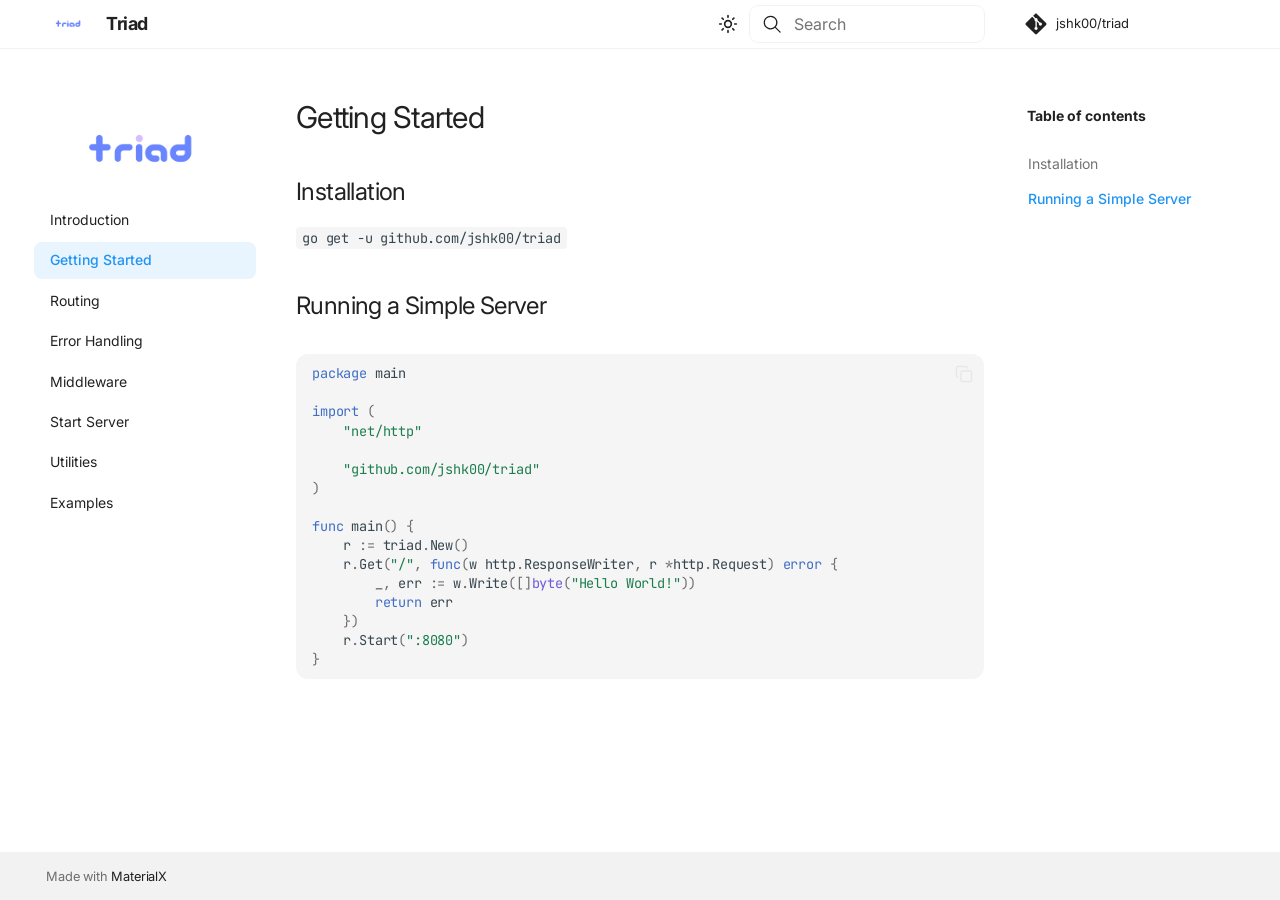
<file: getting-started/index.html>
<!DOCTYPE html><html lang="en" class="no-js"><head>
    
      <meta charset="utf-8">
      <meta name="viewport" content="width=device-width,initial-scale=1">
      
      
        <meta name="author" content="Jayesh">
      
      
        <link rel="canonical" href="https://jshk00.github.io/triad/getting-started/">
      
      
        <link rel="prev" href="..">
      
      
        <link rel="next" href="../routing/">
      
      
        
      
      
      
      
        
        
        
          <link rel="icon" href="../assets/triad.png">
        
      
      <meta name="generator" content="mkdocs-ProperDocs 1.6.7, mkdocs-materialx-10.1.8">
    
    
      
        <title>Getting Started - Triad</title>
      
    
    
      <link rel="stylesheet" href="../assets/stylesheets/main.314bbef5.min.css">
      
        
        <link rel="stylesheet" href="../assets/stylesheets/palette.a45159b5.min.css">
      
    
    

  
  
    
    
      
      
    
    
    
    
  
    
    
      
      
    
    
    
    
  
    
    
      
      
    
    
    
    
  
    
    
      
      
    
    
    
    
  
    
    
      
      
    
    
    
    
  
    
    
      
      
    
    
    
    
  
    
    
      
      
    
    
    
    
  
    
    
      
      
    
    
    
    
  
    
    
      
      
    
    
    
    
  
    
    
      
      
    
    
    
    
  
  
  <style>:root{--md-admonition-icon--note:url('data:image/svg+xml;charset=utf-8,%3Csvg%20xmlns%3D%22http%3A//www.w3.org/2000/svg%22%20viewBox%3D%220%200%2016%2016%22%3E%3Cpath%20d%3D%22M1%207.775V2.75C1%201.784%201.784%201%202.75%201h5.025c.464%200%20.91.184%201.238.513l6.25%206.25a1.75%201.75%200%200%201%200%202.474l-5.026%205.026a1.75%201.75%200%200%201-2.474%200l-6.25-6.25A1.75%201.75%200%200%201%201%207.775m1.5%200c0%20.066.026.13.073.177l6.25%206.25a.25.25%200%200%200%20.354%200l5.025-5.025a.25.25%200%200%200%200-.354l-6.25-6.25a.25.25%200%200%200-.177-.073H2.75a.25.25%200%200%200-.25.25ZM6%205a1%201%200%201%201%200%202%201%201%200%200%201%200-2%22/%3E%3C/svg%3E');--md-admonition-icon--abstract:url('data:image/svg+xml;charset=utf-8,%3Csvg%20xmlns%3D%22http%3A//www.w3.org/2000/svg%22%20viewBox%3D%220%200%2016%2016%22%3E%3Cpath%20d%3D%22M2.5%201.75v11.5c0%20.138.112.25.25.25h3.17a.75.75%200%200%201%200%201.5H2.75A1.75%201.75%200%200%201%201%2013.25V1.75C1%20.784%201.784%200%202.75%200h8.5C12.216%200%2013%20.784%2013%201.75v7.736a.75.75%200%200%201-1.5%200V1.75a.25.25%200%200%200-.25-.25h-8.5a.25.25%200%200%200-.25.25m13.274%209.537zl-4.557%204.45a.75.75%200%200%201-1.055-.008l-1.943-1.95a.75.75%200%200%201%201.062-1.058l1.419%201.425%204.026-3.932a.75.75%200%201%201%201.048%201.074M4.75%204h4.5a.75.75%200%200%201%200%201.5h-4.5a.75.75%200%200%201%200-1.5M4%207.75A.75.75%200%200%201%204.75%207h2a.75.75%200%200%201%200%201.5h-2A.75.75%200%200%201%204%207.75%22/%3E%3C/svg%3E');--md-admonition-icon--info:url('data:image/svg+xml;charset=utf-8,%3Csvg%20xmlns%3D%22http%3A//www.w3.org/2000/svg%22%20viewBox%3D%220%200%2016%2016%22%3E%3Cpath%20d%3D%22M0%208a8%208%200%201%201%2016%200A8%208%200%200%201%200%208m8-6.5a6.5%206.5%200%201%200%200%2013%206.5%206.5%200%200%200%200-13M6.5%207.75A.75.75%200%200%201%207.25%207h1a.75.75%200%200%201%20.75.75v2.75h.25a.75.75%200%200%201%200%201.5h-2a.75.75%200%200%201%200-1.5h.25v-2h-.25a.75.75%200%200%201-.75-.75M8%206a1%201%200%201%201%200-2%201%201%200%200%201%200%202%22/%3E%3C/svg%3E');--md-admonition-icon--success:url('data:image/svg+xml;charset=utf-8,%3Csvg%20xmlns%3D%22http%3A//www.w3.org/2000/svg%22%20viewBox%3D%220%200%2016%2016%22%3E%3Cpath%20d%3D%22M13.78%204.22a.75.75%200%200%201%200%201.06l-7.25%207.25a.75.75%200%200%201-1.06%200L2.22%209.28a.75.75%200%200%201%20.018-1.042.75.75%200%200%201%201.042-.018L6%2010.94l6.72-6.72a.75.75%200%200%201%201.06%200%22/%3E%3C/svg%3E');--md-admonition-icon--question:url('data:image/svg+xml;charset=utf-8,%3Csvg%20xmlns%3D%22http%3A//www.w3.org/2000/svg%22%20viewBox%3D%220%200%2016%2016%22%3E%3Cpath%20d%3D%22M0%208a8%208%200%201%201%2016%200A8%208%200%200%201%200%208m8-6.5a6.5%206.5%200%201%200%200%2013%206.5%206.5%200%200%200%200-13M6.92%206.085h.001a.749.749%200%201%201-1.342-.67c.169-.339.436-.701.849-.977C6.845%204.16%207.369%204%208%204a2.76%202.76%200%200%201%201.637.525c.503.377.863.965.863%201.725%200%20.448-.115.83-.329%201.15-.205.307-.47.513-.692.662-.109.072-.22.138-.313.195l-.006.004a6%206%200%200%200-.26.16%201%201%200%200%200-.276.245.75.75%200%200%201-1.248-.832c.184-.264.42-.489.692-.661q.154-.1.313-.195l.007-.004c.1-.061.182-.11.258-.161a1%201%200%200%200%20.277-.245C8.96%206.514%209%206.427%209%206.25a.61.61%200%200%200-.262-.525A1.27%201.27%200%200%200%208%205.5c-.369%200-.595.09-.74.187a1%201%200%200%200-.34.398M9%2011a1%201%200%201%201-2%200%201%201%200%200%201%202%200%22/%3E%3C/svg%3E');--md-admonition-icon--warning:url('data:image/svg+xml;charset=utf-8,%3Csvg%20xmlns%3D%22http%3A//www.w3.org/2000/svg%22%20viewBox%3D%220%200%2016%2016%22%3E%3Cpath%20d%3D%22M6.457%201.047c.659-1.234%202.427-1.234%203.086%200l6.082%2011.378A1.75%201.75%200%200%201%2014.082%2015H1.918a1.75%201.75%200%200%201-1.543-2.575Zm1.763.707a.25.25%200%200%200-.44%200L1.698%2013.132a.25.25%200%200%200%20.22.368h12.164a.25.25%200%200%200%20.22-.368Zm.53%203.996v2.5a.75.75%200%200%201-1.5%200v-2.5a.75.75%200%200%201%201.5%200M9%2011a1%201%200%201%201-2%200%201%201%200%200%201%202%200%22/%3E%3C/svg%3E');--md-admonition-icon--failure:url('data:image/svg+xml;charset=utf-8,%3Csvg%20xmlns%3D%22http%3A//www.w3.org/2000/svg%22%20viewBox%3D%220%200%2016%2016%22%3E%3Cpath%20d%3D%22M2.344%202.343za8%208%200%200%201%2011.314%2011.314A8.002%208.002%200%200%201%20.234%2010.089a8%208%200%200%201%202.11-7.746m1.06%2010.253a6.5%206.5%200%201%200%209.108-9.275%206.5%206.5%200%200%200-9.108%209.275M6.03%204.97%208%206.94l1.97-1.97a.749.749%200%200%201%201.275.326.75.75%200%200%201-.215.734L9.06%208l1.97%201.97a.749.749%200%200%201-.326%201.275.75.75%200%200%201-.734-.215L8%209.06l-1.97%201.97a.749.749%200%200%201-1.275-.326.75.75%200%200%201%20.215-.734L6.94%208%204.97%206.03a.75.75%200%200%201%20.018-1.042.75.75%200%200%201%201.042-.018%22/%3E%3C/svg%3E');--md-admonition-icon--danger:url('data:image/svg+xml;charset=utf-8,%3Csvg%20xmlns%3D%22http%3A//www.w3.org/2000/svg%22%20viewBox%3D%220%200%2016%2016%22%3E%3Cpath%20d%3D%22M9.504.43a1.516%201.516%200%200%201%202.437%201.713L10.415%205.5h2.123c1.57%200%202.346%201.909%201.22%203.004l-7.34%207.142a1.25%201.25%200%200%201-.871.354h-.302a1.25%201.25%200%200%201-1.157-1.723L5.633%2010.5H3.462c-1.57%200-2.346-1.909-1.22-3.004zm1.047%201.074L3.286%208.571A.25.25%200%200%200%203.462%209H6.75a.75.75%200%200%201%20.694%201.034l-1.713%204.188%206.982-6.793A.25.25%200%200%200%2012.538%207H9.25a.75.75%200%200%201-.683-1.06l2.008-4.418.003-.006-.004-.009-.006-.006-.008-.001q-.005%200-.009.004%22/%3E%3C/svg%3E');--md-admonition-icon--bug:url('data:image/svg+xml;charset=utf-8,%3Csvg%20xmlns%3D%22http%3A//www.w3.org/2000/svg%22%20viewBox%3D%220%200%2016%2016%22%3E%3Cpath%20d%3D%22M4.72.22a.75.75%200%200%201%201.06%200l1%20.999a3.5%203.5%200%200%201%202.441%200l.999-1a.748.748%200%200%201%201.265.332.75.75%200%200%201-.205.729l-.775.776c.616.63.995%201.493.995%202.444v.327q0%20.15-.025.292c.408.14.764.392%201.029.722l1.968-.787a.75.75%200%200%201%20.556%201.392L13%207.258V9h2.25a.75.75%200%200%201%200%201.5H13v.5q-.002.615-.141%201.186l2.17.868a.75.75%200%200%201-.557%201.392l-2.184-.873A5%205%200%200%201%208%2016a5%205%200%200%201-4.288-2.427l-2.183.873a.75.75%200%200%201-.558-1.392l2.17-.868A5%205%200%200%201%203%2011v-.5H.75a.75.75%200%200%201%200-1.5H3V7.258L.971%206.446a.75.75%200%200%201%20.558-1.392l1.967.787c.265-.33.62-.583%201.03-.722a1.7%201.7%200%200%201-.026-.292V4.5c0-.951.38-1.814.995-2.444L4.72%201.28a.75.75%200%200%201%200-1.06m.53%206.28a.75.75%200%200%200-.75.75V11a3.5%203.5%200%201%200%207%200V7.25a.75.75%200%200%200-.75-.75ZM6.173%205h3.654A.17.17%200%200%200%2010%204.827V4.5a2%202%200%201%200-4%200v.327c0%20.096.077.173.173.173%22/%3E%3C/svg%3E');--md-admonition-icon--quote:url('data:image/svg+xml;charset=utf-8,%3Csvg%20xmlns%3D%22http%3A//www.w3.org/2000/svg%22%20viewBox%3D%220%200%2016%2016%22%3E%3Cpath%20d%3D%22M1.75%202.5h10.5a.75.75%200%200%201%200%201.5H1.75a.75.75%200%200%201%200-1.5m4%205h8.5a.75.75%200%200%201%200%201.5h-8.5a.75.75%200%200%201%200-1.5m0%205h8.5a.75.75%200%200%201%200%201.5h-8.5a.75.75%200%200%201%200-1.5M2.5%207.75v6a.75.75%200%200%201-1.5%200v-6a.75.75%200%200%201%201.5%200%22/%3E%3C/svg%3E');}</style>

    

    
      
    
    
      
        
        
        <link rel="preconnect" href="https://fonts.gstatic.com" crossorigin="">
        <link rel="stylesheet" href="https://fonts.googleapis.com/css?family=Inter:300,300i,400,400i,700,700i%7CJetBrains+Mono:400,400i,700,700i&amp;display=fallback">
        <style>:root{--md-text-font:"Inter";--md-code-font:"JetBrains Mono"}</style>
      
    
    
      <link rel="stylesheet" href="../stylesheet/style.css">
    
    <script>__md_scope=new URL("..",location),__md_hash=e=>[...e].reduce(((e,_)=>(e<<5)-e+_.charCodeAt(0)),0),__md_get=(e,_=localStorage,t=__md_scope)=>JSON.parse(_.getItem(t.pathname+"."+e)),__md_set=(e,_,t=localStorage,a=__md_scope)=>{try{t.setItem(a.pathname+"."+e,JSON.stringify(_))}catch(e){}}</script>
    
      

    
    
  <link href="../assets/stylesheets/glightbox.min.css" rel="stylesheet"><script src="../assets/javascripts/glightbox.min.js"></script><style id="glightbox-style">
            html.glightbox-open { overflow: initial; height: 100%; }
            .gslide-title { margin-top: 0px; user-select: text; }
            .gslide-desc { color: #666; user-select: text; }
            .gslide-image img { background: white; }
        </style></head>
  
  
  
  
    
    
      
    
    
    
    
    <body dir="ltr" data-md-color-scheme="default" data-md-color-primary="blue" data-md-color-accent="light-blue" data-mx-topbar="glass">
  
    
    <input class="md-toggle" data-md-toggle="drawer" type="checkbox" id="__drawer" autocomplete="off">
    <input class="md-toggle" data-md-toggle="toc" type="checkbox" id="__toc" autocomplete="off">
    <input class="md-toggle" data-md-toggle="search" type="checkbox" id="__search" autocomplete="off">
    <label class="md-overlay" for="__drawer"></label>
    <label class="md-overlay" for="__toc"></label>
    <div data-md-component="skip">
      
        
        <a href="#installation" class="md-skip">
          Skip to content
        </a>
      
    </div>
    <div data-md-component="announce">
      
    </div>
    
    
      

  

<header class="md-header md-header--shadow" data-md-component="header">
  <nav class="md-header__inner md-grid" aria-label="Header">
    <a href=".." title="Triad" class="md-header__button md-logo" aria-label="Triad" data-md-component="logo">
      
  <img src="../assets/triad.png" alt="logo">

    </a>
    <label class="md-header__button md-icon" for="__drawer">
      
      <svg xmlns="http://www.w3.org/2000/svg" viewBox="0 0 24 24"><path d="M3 6h18v2H3zm0 5h18v2H3zm0 5h18v2H3z"></path></svg>
    </label>
    <div class="md-header__title" data-md-component="header-title">
      <div class="md-header__ellipsis">
        <div class="md-header__topic">
          <span class="md-ellipsis">
            Triad
          </span>
        </div>
        <div class="md-header__topic" data-md-component="header-topic">
          <span class="md-ellipsis">
            
              Getting Started
            
          </span>
        </div>
      </div>
    </div>
    
      
        <form class="md-header__option" data-md-component="palette">
  
    
    
    
    <input class="md-option" data-md-color-media="(prefers-color-scheme: light)" data-md-color-scheme="default" data-md-color-primary="blue" data-md-color-accent="light-blue" aria-label="Switch to dark mode" type="radio" name="__palette" id="__palette_0">
    
      <label class="md-header__button md-icon" title="Switch to dark mode" for="__palette_1" hidden="">
        <svg xmlns="http://www.w3.org/2000/svg" fill="none" stroke="currentColor" stroke-linecap="round" stroke-linejoin="round" stroke-width="2" class="lucide lucide-sun" viewBox="0 0 24 24"><circle cx="12" cy="12" r="4"></circle><path d="M12 2v2M12 20v2M4.93 4.93l1.41 1.41M17.66 17.66l1.41 1.41M2 12h2M20 12h2M6.34 17.66l-1.41 1.41M19.07 4.93l-1.41 1.41"></path></svg>
      </label>
    
  
    
    
    
    <input class="md-option" data-md-color-media="(prefers-color-scheme: dark)" data-md-color-scheme="slate" data-md-color-primary="cyan" data-md-color-accent="cyan" aria-label="Switch to light mode" type="radio" name="__palette" id="__palette_1">
    
      <label class="md-header__button md-icon" title="Switch to light mode" for="__palette_0" hidden="">
        <svg xmlns="http://www.w3.org/2000/svg" fill="none" stroke="currentColor" stroke-linecap="round" stroke-linejoin="round" stroke-width="2" class="lucide lucide-moon" viewBox="0 0 24 24"><path d="M20.985 12.486a9 9 0 1 1-9.473-9.472c.405-.022.617.46.402.803a6 6 0 0 0 8.268 8.268c.344-.215.825-.004.803.401"></path></svg>
      </label>
    
  
</form>
      
    
    
      <script>var palette=__md_get("__palette");if(palette&&palette.color){if("(prefers-color-scheme)"===palette.color.media){var media=matchMedia("(prefers-color-scheme: light)"),input=document.querySelector(media.matches?"[data-md-color-media='(prefers-color-scheme: light)']":"[data-md-color-media='(prefers-color-scheme: dark)']");palette.color.media=input.getAttribute("data-md-color-media"),palette.color.scheme=input.getAttribute("data-md-color-scheme"),palette.color.primary=input.getAttribute("data-md-color-primary"),palette.color.accent=input.getAttribute("data-md-color-accent")}for(var[key,value]of Object.entries(palette.color))document.body.setAttribute("data-md-color-"+key,value)}</script>
    
    
    
      
      
        <label class="md-header__button md-icon" for="__search">
          
          <svg xmlns="http://www.w3.org/2000/svg" viewBox="0 0 24 24"><path d="M10.25 2a8.25 8.25 0 0 1 6.34 13.53l5.69 5.69a.749.749 0 0 1-.326 1.275.75.75 0 0 1-.734-.215l-5.69-5.69A8.25 8.25 0 1 1 10.25 2M3.5 10.25a6.75 6.75 0 1 0 13.5 0 6.75 6.75 0 0 0-13.5 0"></path></svg>
        </label>
        <div class="md-search" data-md-component="search" role="dialog">
  <label class="md-search__overlay" for="__search"></label>
  <div class="md-search__inner" role="search">
    <form class="md-search__form" name="search">
      <input type="text" class="md-search__input" name="query" aria-label="Search" placeholder="Search" autocapitalize="off" autocorrect="off" autocomplete="off" spellcheck="false" data-md-component="search-query" required="">
      <label class="md-search__icon md-icon" for="__search">
        
        <svg xmlns="http://www.w3.org/2000/svg" viewBox="0 0 24 24"><path d="M10.25 2a8.25 8.25 0 0 1 6.34 13.53l5.69 5.69a.749.749 0 0 1-.326 1.275.75.75 0 0 1-.734-.215l-5.69-5.69A8.25 8.25 0 1 1 10.25 2M3.5 10.25a6.75 6.75 0 1 0 13.5 0 6.75 6.75 0 0 0-13.5 0"></path></svg>
        
        <svg xmlns="http://www.w3.org/2000/svg" viewBox="0 0 24 24"><path d="M20 11v2H8l5.5 5.5-1.42 1.42L4.16 12l7.92-7.92L13.5 5.5 8 11z"></path></svg>
      </label>
      <nav class="md-search__options" aria-label="Search">
        
        <button type="reset" class="md-search__icon md-icon" title="Clear" aria-label="Clear" tabindex="-1">
          
          <svg xmlns="http://www.w3.org/2000/svg" viewBox="0 0 24 24"><path d="M19 6.41 17.59 5 12 10.59 6.41 5 5 6.41 10.59 12 5 17.59 6.41 19 12 13.41 17.59 19 19 17.59 13.41 12z"></path></svg>
        </button>
      </nav>
      
    </form>
    <div class="md-search__output">
      <div class="md-search__scrollwrap" tabindex="0">
        <div class="md-search-result" data-md-component="search-result">
          <div class="md-search-result__meta">
            Initializing search
          </div>
          <ol class="md-search-result__list" role="presentation"></ol>
        </div>
      </div>
    </div>
  </div>
</div>
      
    
    
      <div class="md-header__source">
        <a href="https://github.com/jshk00/triad" title="Go to repository" class="md-source" data-md-component="source">
  <div class="md-source__icon md-icon">
    
    <svg xmlns="http://www.w3.org/2000/svg" viewBox="0 0 448 512"><!--! Font Awesome Free 7.1.0 by @fontawesome - https://fontawesome.com License - https://fontawesome.com/license/free (Icons: CC BY 4.0, Fonts: SIL OFL 1.1, Code: MIT License) Copyright 2025 Fonticons, Inc.--><path d="M439.6 236.1 244 40.5c-5.4-5.5-12.8-8.5-20.4-8.5s-15 3-20.4 8.4L162.5 81l51.5 51.5c27.1-9.1 52.7 16.8 43.4 43.7l49.7 49.7c34.2-11.8 61.2 31 35.5 56.7-26.5 26.5-70.2-2.9-56-37.3L240.3 199v121.9c25.3 12.5 22.3 41.8 9.1 55-6.4 6.4-15.2 10.1-24.3 10.1s-17.8-3.6-24.3-10.1c-17.6-17.6-11.1-46.9 11.2-56v-123c-20.8-8.5-24.6-30.7-18.6-45L142.6 101 8.5 235.1C3 240.6 0 247.9 0 255.5s3 15 8.5 20.4l195.6 195.7c5.4 5.4 12.7 8.4 20.4 8.4s15-3 20.4-8.4l194.7-194.7c5.4-5.4 8.4-12.8 8.4-20.4s-3-15-8.4-20.4"></path></svg>
  </div>
  <div class="md-source__repository">
    jshk00/triad
  </div>
</a>
      </div>
    
  </nav>
  
</header>
    
    <div class="md-container" data-md-component="container">
      
      
        
          
        
      
      <main class="md-main" data-md-component="main">
        <div class="md-main__inner md-grid">
          
            
              
              <div class="md-sidebar md-sidebar--primary" data-md-component="sidebar" data-md-type="navigation">
                <div class="md-sidebar__scrollwrap">
                  <div class="md-sidebar__inner">
                    



<nav class="md-nav md-nav--primary" aria-label="Navigation" data-md-level="0">
  <label class="md-nav__title" for="__drawer">
    <a href=".." title="Triad" class="md-nav__button md-logo" aria-label="Triad" data-md-component="logo">
      
  <img src="../assets/triad.png" alt="logo">

    </a>
    Triad
  </label>
  
    <div class="md-nav__source">
      <a href="https://github.com/jshk00/triad" title="Go to repository" class="md-source" data-md-component="source">
  <div class="md-source__icon md-icon">
    
    <svg xmlns="http://www.w3.org/2000/svg" viewBox="0 0 448 512"><!--! Font Awesome Free 7.1.0 by @fontawesome - https://fontawesome.com License - https://fontawesome.com/license/free (Icons: CC BY 4.0, Fonts: SIL OFL 1.1, Code: MIT License) Copyright 2025 Fonticons, Inc.--><path d="M439.6 236.1 244 40.5c-5.4-5.5-12.8-8.5-20.4-8.5s-15 3-20.4 8.4L162.5 81l51.5 51.5c27.1-9.1 52.7 16.8 43.4 43.7l49.7 49.7c34.2-11.8 61.2 31 35.5 56.7-26.5 26.5-70.2-2.9-56-37.3L240.3 199v121.9c25.3 12.5 22.3 41.8 9.1 55-6.4 6.4-15.2 10.1-24.3 10.1s-17.8-3.6-24.3-10.1c-17.6-17.6-11.1-46.9 11.2-56v-123c-20.8-8.5-24.6-30.7-18.6-45L142.6 101 8.5 235.1C3 240.6 0 247.9 0 255.5s3 15 8.5 20.4l195.6 195.7c5.4 5.4 12.7 8.4 20.4 8.4s15-3 20.4-8.4l194.7-194.7c5.4-5.4 8.4-12.8 8.4-20.4s-3-15-8.4-20.4"></path></svg>
  </div>
  <div class="md-source__repository">
    jshk00/triad
  </div>
</a>
    </div>
  
  <ul class="md-nav__list">
    
      
      
  
  
  
  
    <li class="md-nav__item">
      <a href=".." class="md-nav__link">
        
  
  
  <span class="md-ellipsis">
    
  
    Introduction
  

    
  </span>
  
  

      </a>
    </li>
  

    
      
      
  
  
    
  
  
  
    <li class="md-nav__item md-nav__item--active">
      
      <input class="md-nav__toggle md-toggle" type="checkbox" id="__toc">
      
      
      
        <label class="md-nav__link md-nav__link--active" for="__toc">
          
  
  
  <span class="md-ellipsis">
    
  
    Getting Started
  

    
  </span>
  
  

          <span class="md-nav__icon md-icon"></span>
        </label>
      
      <a href="./" class="md-nav__link md-nav__link--active">
        
  
  
  <span class="md-ellipsis">
    
  
    Getting Started
  

    
  </span>
  
  

      </a>
      
        

<nav class="md-nav md-nav--secondary" aria-label="Table of contents">
  
  
  
  
    <label class="md-nav__title" for="__toc">
      <span class="md-nav__icon md-icon"></span>
      Table of contents
    </label>
    <ul class="md-nav__list" data-md-component="toc">
      
        <li class="md-nav__item">
  <a href="#installation" class="md-nav__link">
    <span class="md-ellipsis">
      
        Installation
      
    </span>
  </a>
  
</li>
      
        <li class="md-nav__item">
  <a href="#running-a-simple-server" class="md-nav__link">
    <span class="md-ellipsis">
      
        Running a Simple Server
      
    </span>
  </a>
  
</li>
      
    </ul>
  
</nav>
      
    </li>
  

    
      
      
  
  
  
  
    <li class="md-nav__item">
      <a href="../routing/" class="md-nav__link">
        
  
  
  <span class="md-ellipsis">
    
  
    Routing
  

    
  </span>
  
  

      </a>
    </li>
  

    
      
      
  
  
  
  
    <li class="md-nav__item">
      <a href="../error-handling/" class="md-nav__link">
        
  
  
  <span class="md-ellipsis">
    
  
    Error Handling
  

    
  </span>
  
  

      </a>
    </li>
  

    
      
      
  
  
  
  
    <li class="md-nav__item">
      <a href="../middlewares/" class="md-nav__link">
        
  
  
  <span class="md-ellipsis">
    
  
    Middleware
  

    
  </span>
  
  

      </a>
    </li>
  

    
      
      
  
  
  
  
    <li class="md-nav__item">
      <a href="../start-server/" class="md-nav__link">
        
  
  
  <span class="md-ellipsis">
    
  
    Start Server
  

    
  </span>
  
  

      </a>
    </li>
  

    
      
      
  
  
  
  
    <li class="md-nav__item">
      <a href="../utilities/" class="md-nav__link">
        
  
  
  <span class="md-ellipsis">
    
  
    Utilities
  

    
  </span>
  
  

      </a>
    </li>
  

    
      
      
  
  
  
  
    <li class="md-nav__item">
      <a href="https://github.com/jshk00/triad/tree/main/_examples" class="md-nav__link">
        
  
  
  <span class="md-ellipsis">
    
  
    Examples
  

    
  </span>
  
  

      </a>
    </li>
  

    
  </ul>
</nav>
                  </div>
                </div>
              </div>
            
            
              
              <div class="md-sidebar md-sidebar--secondary" data-md-component="sidebar" data-md-type="toc">
                <div class="md-sidebar__scrollwrap">
                  <div class="md-sidebar__inner">
                    

<nav class="md-nav md-nav--secondary" aria-label="Table of contents">
  
  
  
  
    <label class="md-nav__title" for="__toc">
      <span class="md-nav__icon md-icon"></span>
      Table of contents
    </label>
    <ul class="md-nav__list" data-md-component="toc">
      
        <li class="md-nav__item">
  <a href="#installation" class="md-nav__link">
    <span class="md-ellipsis">
      
        Installation
      
    </span>
  </a>
  
</li>
      
        <li class="md-nav__item">
  <a href="#running-a-simple-server" class="md-nav__link">
    <span class="md-ellipsis">
      
        Running a Simple Server
      
    </span>
  </a>
  
</li>
      
    </ul>
  
</nav>
                  </div>
                </div>
              </div>
            
          
          
            <div class="md-content" data-md-component="content">
              
                



  


              
              <article class="md-content__inner md-typeset">
                
                  
  
  


  <h1>Getting Started</h1>

<h2 id="installation">Installation</h2>
<p><code>go get -u github.com/jshk00/triad</code></p>
<h2 id="running-a-simple-server">Running a Simple Server</h2>
<div class="language-go highlight"><pre><span></span><code><span id="__span-0-1"><a id="__codelineno-0-1" name="__codelineno-0-1" href="#__codelineno-0-1"></a><span class="kn">package</span><span class="w"> </span><span class="nx">main</span>
</span><span id="__span-0-2"><a id="__codelineno-0-2" name="__codelineno-0-2" href="#__codelineno-0-2"></a>
</span><span id="__span-0-3"><a id="__codelineno-0-3" name="__codelineno-0-3" href="#__codelineno-0-3"></a><span class="kn">import</span><span class="w"> </span><span class="p">(</span>
</span><span id="__span-0-4"><a id="__codelineno-0-4" name="__codelineno-0-4" href="#__codelineno-0-4"></a><span class="w">    </span><span class="s">"net/http"</span>
</span><span id="__span-0-5"><a id="__codelineno-0-5" name="__codelineno-0-5" href="#__codelineno-0-5"></a>
</span><span id="__span-0-6"><a id="__codelineno-0-6" name="__codelineno-0-6" href="#__codelineno-0-6"></a><span class="w">    </span><span class="s">"github.com/jshk00/triad"</span>
</span><span id="__span-0-7"><a id="__codelineno-0-7" name="__codelineno-0-7" href="#__codelineno-0-7"></a><span class="p">)</span>
</span><span id="__span-0-8"><a id="__codelineno-0-8" name="__codelineno-0-8" href="#__codelineno-0-8"></a>
</span><span id="__span-0-9"><a id="__codelineno-0-9" name="__codelineno-0-9" href="#__codelineno-0-9"></a><span class="kd">func</span><span class="w"> </span><span class="nx">main</span><span class="p">()</span><span class="w"> </span><span class="p">{</span>
</span><span id="__span-0-10"><a id="__codelineno-0-10" name="__codelineno-0-10" href="#__codelineno-0-10"></a><span class="w">    </span><span class="nx">r</span><span class="w"> </span><span class="o">:=</span><span class="w"> </span><span class="nx">triad</span><span class="p">.</span><span class="nx">New</span><span class="p">()</span>
</span><span id="__span-0-11"><a id="__codelineno-0-11" name="__codelineno-0-11" href="#__codelineno-0-11"></a><span class="w">    </span><span class="nx">r</span><span class="p">.</span><span class="nx">Get</span><span class="p">(</span><span class="s">"/"</span><span class="p">,</span><span class="w"> </span><span class="kd">func</span><span class="p">(</span><span class="nx">w</span><span class="w"> </span><span class="nx">http</span><span class="p">.</span><span class="nx">ResponseWriter</span><span class="p">,</span><span class="w"> </span><span class="nx">r</span><span class="w"> </span><span class="o">*</span><span class="nx">http</span><span class="p">.</span><span class="nx">Request</span><span class="p">)</span><span class="w"> </span><span class="kt">error</span><span class="w"> </span><span class="p">{</span>
</span><span id="__span-0-12"><a id="__codelineno-0-12" name="__codelineno-0-12" href="#__codelineno-0-12"></a><span class="w">        </span><span class="nx">_</span><span class="p">,</span><span class="w"> </span><span class="nx">err</span><span class="w"> </span><span class="o">:=</span><span class="w"> </span><span class="nx">w</span><span class="p">.</span><span class="nx">Write</span><span class="p">([]</span><span class="nb">byte</span><span class="p">(</span><span class="s">"Hello World!"</span><span class="p">))</span>
</span><span id="__span-0-13"><a id="__codelineno-0-13" name="__codelineno-0-13" href="#__codelineno-0-13"></a><span class="w">        </span><span class="k">return</span><span class="w"> </span><span class="nx">err</span>
</span><span id="__span-0-14"><a id="__codelineno-0-14" name="__codelineno-0-14" href="#__codelineno-0-14"></a><span class="w">    </span><span class="p">})</span>
</span><span id="__span-0-15"><a id="__codelineno-0-15" name="__codelineno-0-15" href="#__codelineno-0-15"></a><span class="w">    </span><span class="nx">r</span><span class="p">.</span><span class="nx">Start</span><span class="p">(</span><span class="s">":8080"</span><span class="p">)</span>
</span><span id="__span-0-16"><a id="__codelineno-0-16" name="__codelineno-0-16" href="#__codelineno-0-16"></a><span class="p">}</span>
</span></code></pre></div>












                
              </article>
            </div>
          
          
  <script>var tabs=__md_get("__tabs");if(Array.isArray(tabs))e:for(var set of document.querySelectorAll(".tabbed-set")){var labels=set.querySelector(".tabbed-labels");for(var tab of tabs)for(var label of labels.getElementsByTagName("label"))if(label.innerText.trim()===tab){var input=document.getElementById(label.htmlFor);input.checked=!0;continue e}}</script>

<script>var target=document.getElementById(location.hash.slice(1));target&&target.name&&(target.checked=target.name.startsWith("__tabbed_"))</script>
        </div>
          <div class="md-top" data-md-component="top" hidden="">
  <div class="md-top__center">
    <button type="button" class="md-top__button md-top__button--main" data-md-action="top">
      
      <svg xmlns="http://www.w3.org/2000/svg" viewBox="0 0 24 24"><path d="M13 20h-2V8l-5.5 5.5-1.42-1.42L12 4.16l7.92 7.92-1.42 1.42L13 8z"></path></svg>
      <span>Back to top</span>
    </button>
    
      
      
      <label class="md-top__button md-top__side md-top__side--nav" for="__drawer">
        <svg xmlns="http://www.w3.org/2000/svg" fill="none" stroke="currentColor" stroke-linecap="round" stroke-linejoin="round" stroke-width="2" class="lucide lucide-panel-left" viewBox="0 0 24 24"><rect width="18" height="18" x="3" y="3" rx="2"></rect><path d="M9 3v18"></path></svg>
      </label>
    
    
      
      
      <label class="md-top__button md-top__side md-top__side--toc" for="__toc">
        <svg xmlns="http://www.w3.org/2000/svg" fill="none" stroke="currentColor" stroke-linecap="round" stroke-linejoin="round" stroke-width="2" class="lucide lucide-panel-right" viewBox="0 0 24 24"><rect width="18" height="18" x="3" y="3" rx="2"></rect><path d="M15 3v18"></path></svg>
      </label>
    
  </div>
</div>
      </main>
      
        <footer class="md-footer">
  
  <div class="md-footer-meta md-typeset">
    <div class="md-footer-meta__inner md-grid">
      <div class="md-copyright">
  
  
    Made with
    <a href="https://jaywhj.github.io/mkdocs-materialx/" target="_blank" rel="noopener">
      MaterialX
    </a>
  
</div>
      
    </div>
  </div>
</footer>
      
    </div>
    <div class="md-dialog" data-md-component="dialog">
      <div class="md-dialog__inner md-typeset"></div>
    </div>
    
      <div class="md-progress" data-md-component="progress" role="progressbar"></div>
    
    
    
      
      
      <script id="__config" type="application/json">{"annotate": null, "base": "..", "code": null, "features": ["navigation.instant", "navigation.instant.progress", "navigation.tracking", "navigation.path", "navigation.prune", "toc.follow", "search.highlight", "content.tabs.link", "content.code.copy"], "search": "../assets/javascripts/workers/search.2c215733.min.js", "tags": null, "translations": {"clipboard.copied": "Copied to clipboard", "clipboard.copy": "Copy to clipboard", "code.collapse": "Collapse", "code.download": "Download", "code.expand": "Expand remaining # lines", "code.select": "Toggle line selection", "search.result.more.one": "1 more on this page", "search.result.more.other": "# more on this page", "search.result.none": "No matching documents", "search.result.one": "1 matching document", "search.result.other": "# matching documents", "search.result.placeholder": "Type to start searching", "search.result.term.missing": "Missing", "select.version": "Select version"}, "version": null}</script>
    
    
      <script src="../assets/javascripts/bundle.fc193f93.min.js"></script>
      
    
  
<script id="init-glightbox">const lightbox = GLightbox({"touchNavigation": true, "loop": false, "zoomable": true, "draggable": true, "openEffect": "zoom", "closeEffect": "zoom", "slideEffect": "slide"});
document$.subscribe(()=>{ lightbox.reload(); });
</script></body></html>
</file>
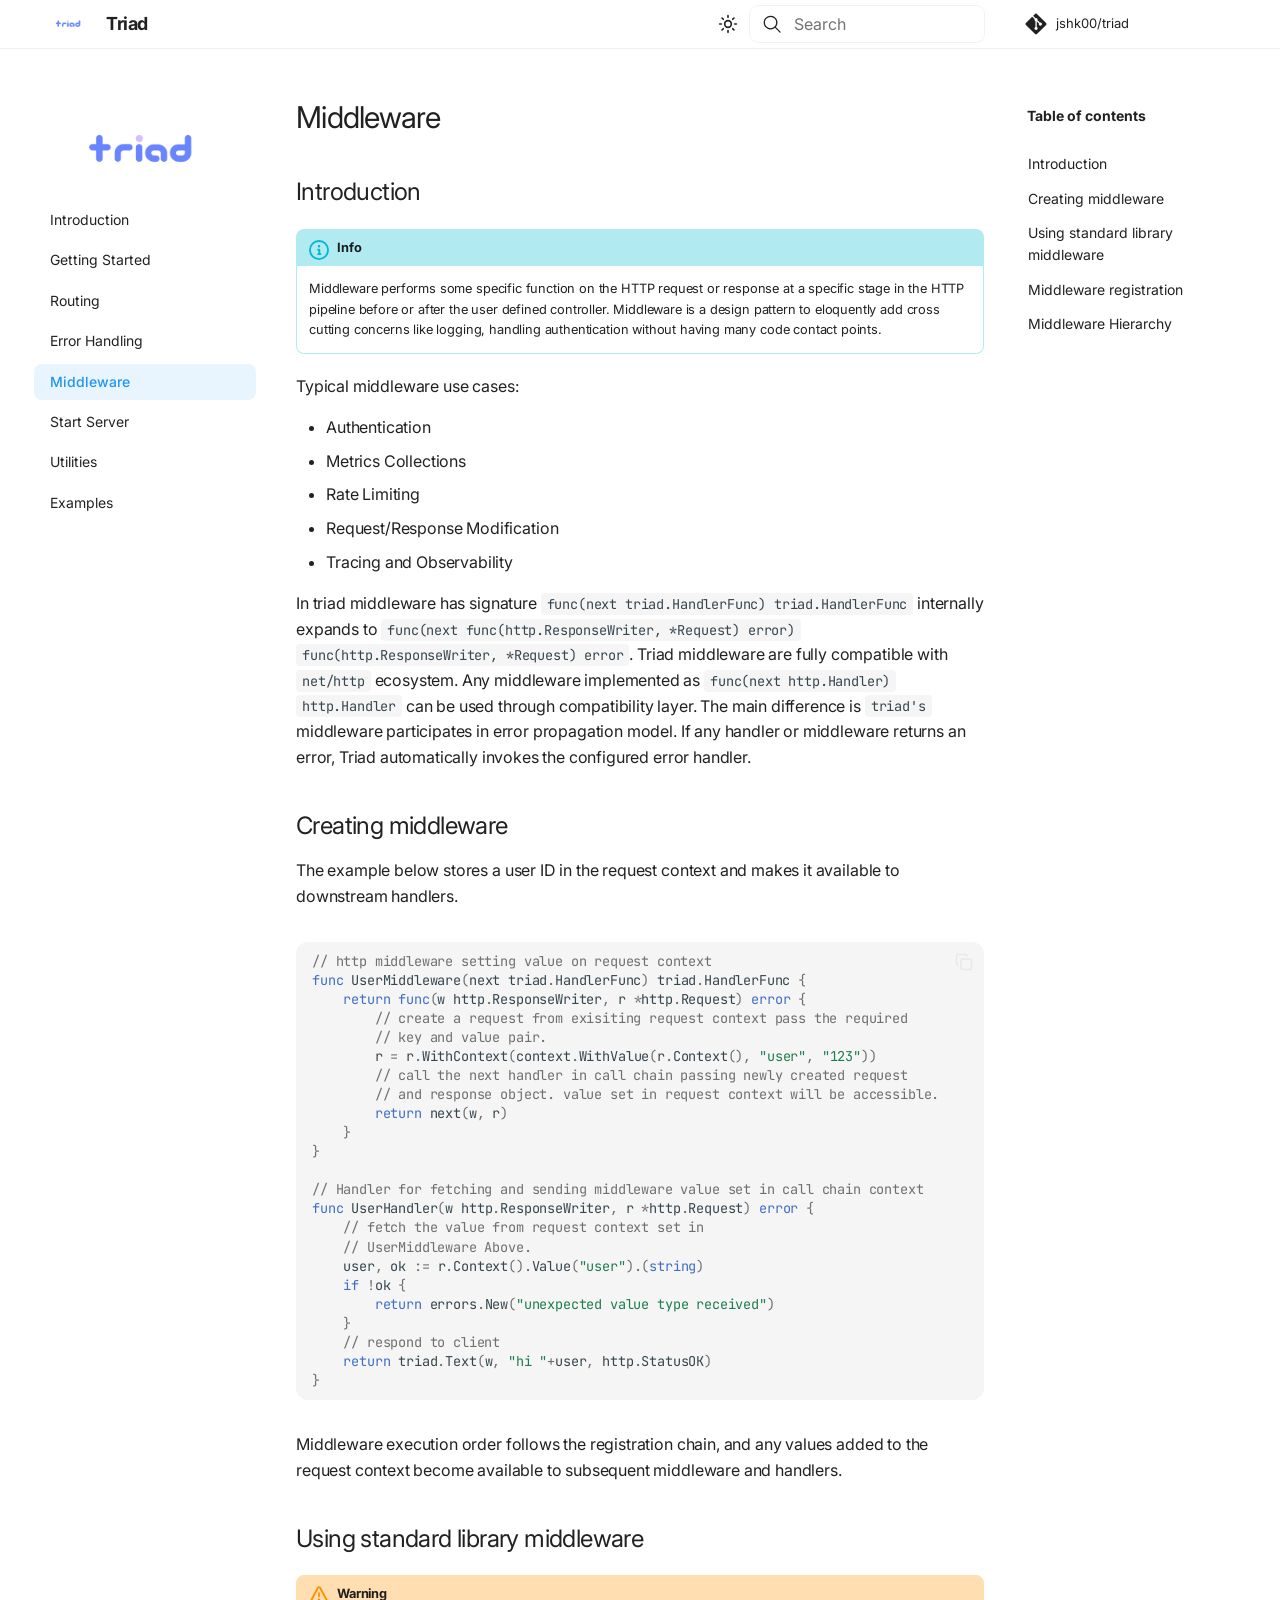
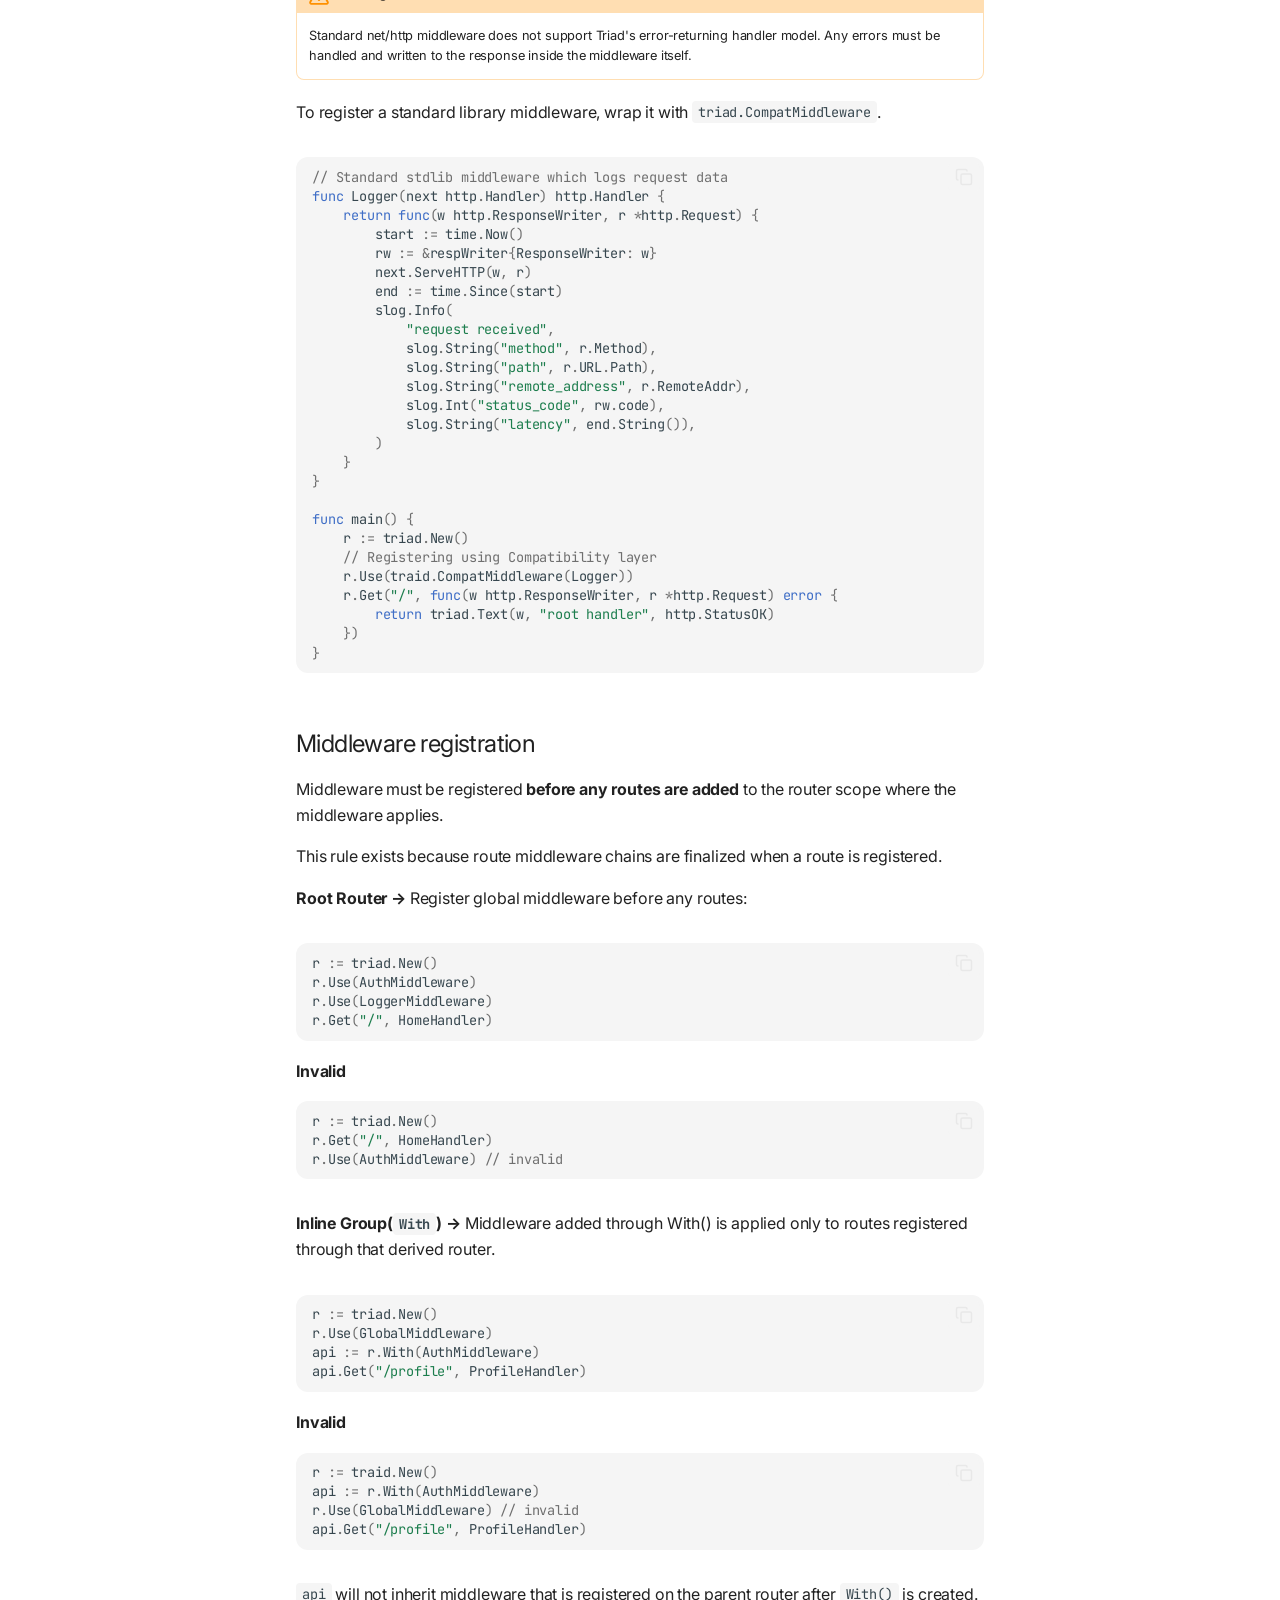
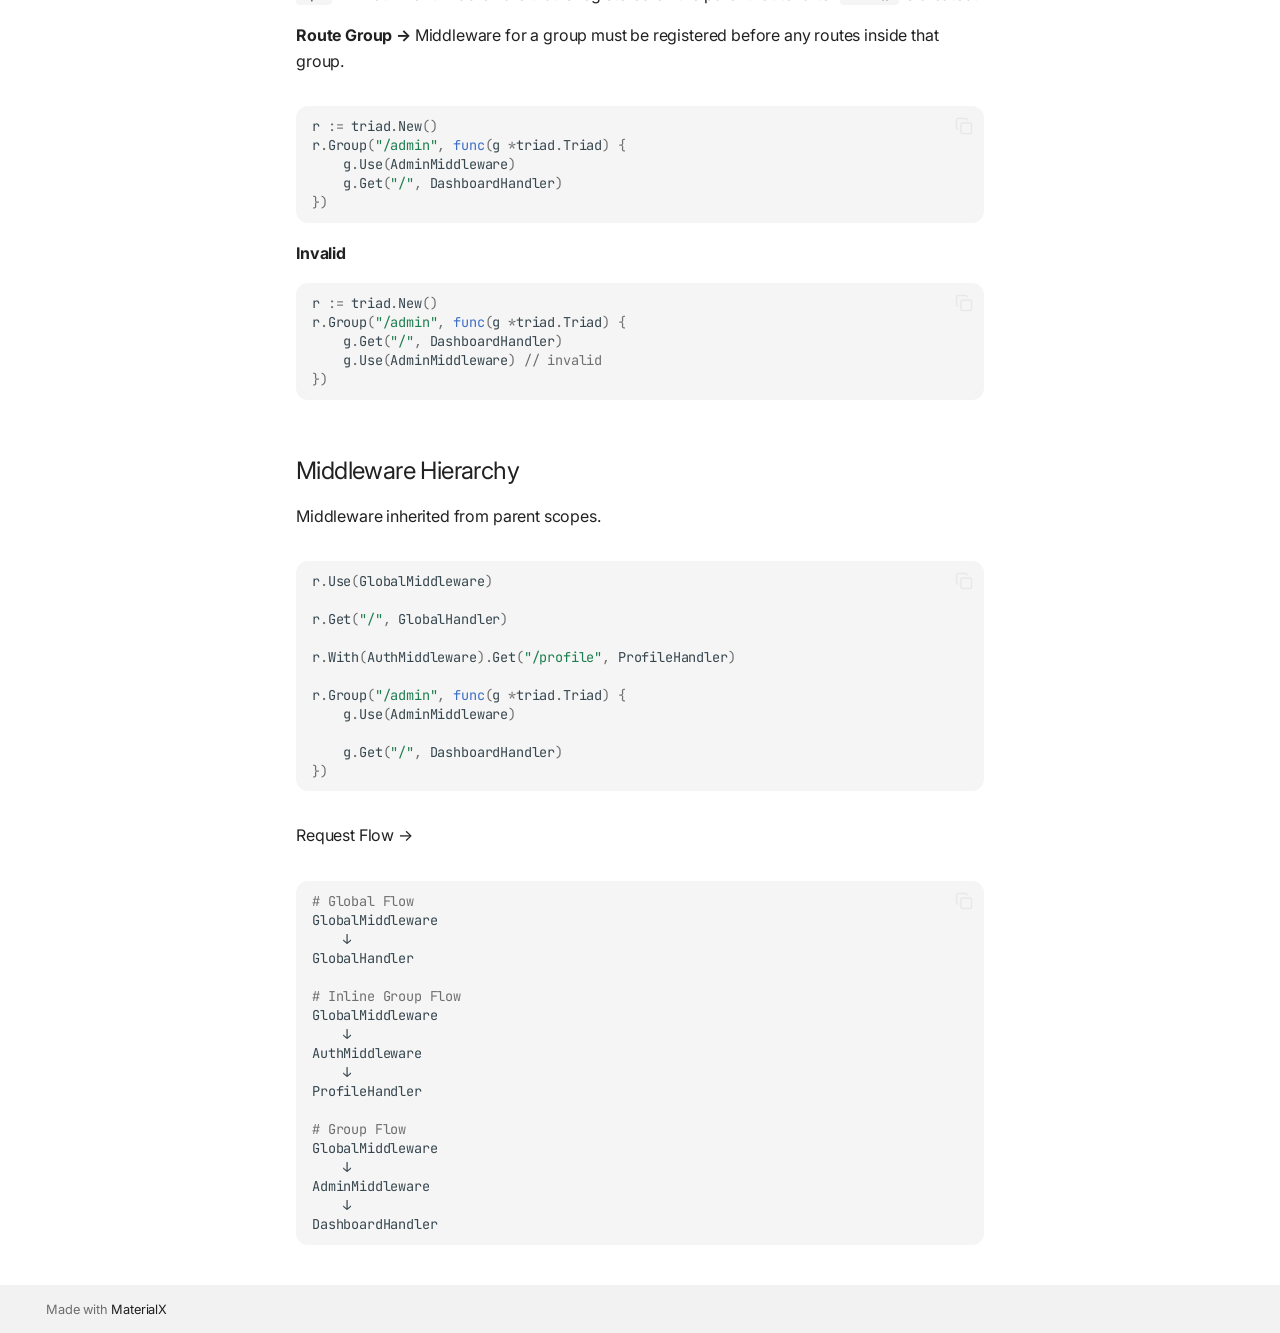
<file: middlewares/index.html>
<!DOCTYPE html><html lang="en" class="no-js"><head>
    
      <meta charset="utf-8">
      <meta name="viewport" content="width=device-width,initial-scale=1">
      
      
        <meta name="author" content="Jayesh">
      
      
        <link rel="canonical" href="https://jshk00.github.io/triad/middlewares/">
      
      
        <link rel="prev" href="../error-handling/">
      
      
        <link rel="next" href="../start-server/">
      
      
        
      
      
      
      
        
        
        
          <link rel="icon" href="../assets/triad.png">
        
      
      <meta name="generator" content="mkdocs-ProperDocs 1.6.7, mkdocs-materialx-10.1.8">
    
    
      
        <title>Middleware - Triad</title>
      
    
    
      <link rel="stylesheet" href="../assets/stylesheets/main.314bbef5.min.css">
      
        
        <link rel="stylesheet" href="../assets/stylesheets/palette.a45159b5.min.css">
      
    
    

  
  
    
    
      
      
    
    
    
    
  
    
    
      
      
    
    
    
    
  
    
    
      
      
    
    
    
    
  
    
    
      
      
    
    
    
    
  
    
    
      
      
    
    
    
    
  
    
    
      
      
    
    
    
    
  
    
    
      
      
    
    
    
    
  
    
    
      
      
    
    
    
    
  
    
    
      
      
    
    
    
    
  
    
    
      
      
    
    
    
    
  
  
  <style>:root{--md-admonition-icon--note:url('data:image/svg+xml;charset=utf-8,%3Csvg%20xmlns%3D%22http%3A//www.w3.org/2000/svg%22%20viewBox%3D%220%200%2016%2016%22%3E%3Cpath%20d%3D%22M1%207.775V2.75C1%201.784%201.784%201%202.75%201h5.025c.464%200%20.91.184%201.238.513l6.25%206.25a1.75%201.75%200%200%201%200%202.474l-5.026%205.026a1.75%201.75%200%200%201-2.474%200l-6.25-6.25A1.75%201.75%200%200%201%201%207.775m1.5%200c0%20.066.026.13.073.177l6.25%206.25a.25.25%200%200%200%20.354%200l5.025-5.025a.25.25%200%200%200%200-.354l-6.25-6.25a.25.25%200%200%200-.177-.073H2.75a.25.25%200%200%200-.25.25ZM6%205a1%201%200%201%201%200%202%201%201%200%200%201%200-2%22/%3E%3C/svg%3E');--md-admonition-icon--abstract:url('data:image/svg+xml;charset=utf-8,%3Csvg%20xmlns%3D%22http%3A//www.w3.org/2000/svg%22%20viewBox%3D%220%200%2016%2016%22%3E%3Cpath%20d%3D%22M2.5%201.75v11.5c0%20.138.112.25.25.25h3.17a.75.75%200%200%201%200%201.5H2.75A1.75%201.75%200%200%201%201%2013.25V1.75C1%20.784%201.784%200%202.75%200h8.5C12.216%200%2013%20.784%2013%201.75v7.736a.75.75%200%200%201-1.5%200V1.75a.25.25%200%200%200-.25-.25h-8.5a.25.25%200%200%200-.25.25m13.274%209.537zl-4.557%204.45a.75.75%200%200%201-1.055-.008l-1.943-1.95a.75.75%200%200%201%201.062-1.058l1.419%201.425%204.026-3.932a.75.75%200%201%201%201.048%201.074M4.75%204h4.5a.75.75%200%200%201%200%201.5h-4.5a.75.75%200%200%201%200-1.5M4%207.75A.75.75%200%200%201%204.75%207h2a.75.75%200%200%201%200%201.5h-2A.75.75%200%200%201%204%207.75%22/%3E%3C/svg%3E');--md-admonition-icon--info:url('data:image/svg+xml;charset=utf-8,%3Csvg%20xmlns%3D%22http%3A//www.w3.org/2000/svg%22%20viewBox%3D%220%200%2016%2016%22%3E%3Cpath%20d%3D%22M0%208a8%208%200%201%201%2016%200A8%208%200%200%201%200%208m8-6.5a6.5%206.5%200%201%200%200%2013%206.5%206.5%200%200%200%200-13M6.5%207.75A.75.75%200%200%201%207.25%207h1a.75.75%200%200%201%20.75.75v2.75h.25a.75.75%200%200%201%200%201.5h-2a.75.75%200%200%201%200-1.5h.25v-2h-.25a.75.75%200%200%201-.75-.75M8%206a1%201%200%201%201%200-2%201%201%200%200%201%200%202%22/%3E%3C/svg%3E');--md-admonition-icon--success:url('data:image/svg+xml;charset=utf-8,%3Csvg%20xmlns%3D%22http%3A//www.w3.org/2000/svg%22%20viewBox%3D%220%200%2016%2016%22%3E%3Cpath%20d%3D%22M13.78%204.22a.75.75%200%200%201%200%201.06l-7.25%207.25a.75.75%200%200%201-1.06%200L2.22%209.28a.75.75%200%200%201%20.018-1.042.75.75%200%200%201%201.042-.018L6%2010.94l6.72-6.72a.75.75%200%200%201%201.06%200%22/%3E%3C/svg%3E');--md-admonition-icon--question:url('data:image/svg+xml;charset=utf-8,%3Csvg%20xmlns%3D%22http%3A//www.w3.org/2000/svg%22%20viewBox%3D%220%200%2016%2016%22%3E%3Cpath%20d%3D%22M0%208a8%208%200%201%201%2016%200A8%208%200%200%201%200%208m8-6.5a6.5%206.5%200%201%200%200%2013%206.5%206.5%200%200%200%200-13M6.92%206.085h.001a.749.749%200%201%201-1.342-.67c.169-.339.436-.701.849-.977C6.845%204.16%207.369%204%208%204a2.76%202.76%200%200%201%201.637.525c.503.377.863.965.863%201.725%200%20.448-.115.83-.329%201.15-.205.307-.47.513-.692.662-.109.072-.22.138-.313.195l-.006.004a6%206%200%200%200-.26.16%201%201%200%200%200-.276.245.75.75%200%200%201-1.248-.832c.184-.264.42-.489.692-.661q.154-.1.313-.195l.007-.004c.1-.061.182-.11.258-.161a1%201%200%200%200%20.277-.245C8.96%206.514%209%206.427%209%206.25a.61.61%200%200%200-.262-.525A1.27%201.27%200%200%200%208%205.5c-.369%200-.595.09-.74.187a1%201%200%200%200-.34.398M9%2011a1%201%200%201%201-2%200%201%201%200%200%201%202%200%22/%3E%3C/svg%3E');--md-admonition-icon--warning:url('data:image/svg+xml;charset=utf-8,%3Csvg%20xmlns%3D%22http%3A//www.w3.org/2000/svg%22%20viewBox%3D%220%200%2016%2016%22%3E%3Cpath%20d%3D%22M6.457%201.047c.659-1.234%202.427-1.234%203.086%200l6.082%2011.378A1.75%201.75%200%200%201%2014.082%2015H1.918a1.75%201.75%200%200%201-1.543-2.575Zm1.763.707a.25.25%200%200%200-.44%200L1.698%2013.132a.25.25%200%200%200%20.22.368h12.164a.25.25%200%200%200%20.22-.368Zm.53%203.996v2.5a.75.75%200%200%201-1.5%200v-2.5a.75.75%200%200%201%201.5%200M9%2011a1%201%200%201%201-2%200%201%201%200%200%201%202%200%22/%3E%3C/svg%3E');--md-admonition-icon--failure:url('data:image/svg+xml;charset=utf-8,%3Csvg%20xmlns%3D%22http%3A//www.w3.org/2000/svg%22%20viewBox%3D%220%200%2016%2016%22%3E%3Cpath%20d%3D%22M2.344%202.343za8%208%200%200%201%2011.314%2011.314A8.002%208.002%200%200%201%20.234%2010.089a8%208%200%200%201%202.11-7.746m1.06%2010.253a6.5%206.5%200%201%200%209.108-9.275%206.5%206.5%200%200%200-9.108%209.275M6.03%204.97%208%206.94l1.97-1.97a.749.749%200%200%201%201.275.326.75.75%200%200%201-.215.734L9.06%208l1.97%201.97a.749.749%200%200%201-.326%201.275.75.75%200%200%201-.734-.215L8%209.06l-1.97%201.97a.749.749%200%200%201-1.275-.326.75.75%200%200%201%20.215-.734L6.94%208%204.97%206.03a.75.75%200%200%201%20.018-1.042.75.75%200%200%201%201.042-.018%22/%3E%3C/svg%3E');--md-admonition-icon--danger:url('data:image/svg+xml;charset=utf-8,%3Csvg%20xmlns%3D%22http%3A//www.w3.org/2000/svg%22%20viewBox%3D%220%200%2016%2016%22%3E%3Cpath%20d%3D%22M9.504.43a1.516%201.516%200%200%201%202.437%201.713L10.415%205.5h2.123c1.57%200%202.346%201.909%201.22%203.004l-7.34%207.142a1.25%201.25%200%200%201-.871.354h-.302a1.25%201.25%200%200%201-1.157-1.723L5.633%2010.5H3.462c-1.57%200-2.346-1.909-1.22-3.004zm1.047%201.074L3.286%208.571A.25.25%200%200%200%203.462%209H6.75a.75.75%200%200%201%20.694%201.034l-1.713%204.188%206.982-6.793A.25.25%200%200%200%2012.538%207H9.25a.75.75%200%200%201-.683-1.06l2.008-4.418.003-.006-.004-.009-.006-.006-.008-.001q-.005%200-.009.004%22/%3E%3C/svg%3E');--md-admonition-icon--bug:url('data:image/svg+xml;charset=utf-8,%3Csvg%20xmlns%3D%22http%3A//www.w3.org/2000/svg%22%20viewBox%3D%220%200%2016%2016%22%3E%3Cpath%20d%3D%22M4.72.22a.75.75%200%200%201%201.06%200l1%20.999a3.5%203.5%200%200%201%202.441%200l.999-1a.748.748%200%200%201%201.265.332.75.75%200%200%201-.205.729l-.775.776c.616.63.995%201.493.995%202.444v.327q0%20.15-.025.292c.408.14.764.392%201.029.722l1.968-.787a.75.75%200%200%201%20.556%201.392L13%207.258V9h2.25a.75.75%200%200%201%200%201.5H13v.5q-.002.615-.141%201.186l2.17.868a.75.75%200%200%201-.557%201.392l-2.184-.873A5%205%200%200%201%208%2016a5%205%200%200%201-4.288-2.427l-2.183.873a.75.75%200%200%201-.558-1.392l2.17-.868A5%205%200%200%201%203%2011v-.5H.75a.75.75%200%200%201%200-1.5H3V7.258L.971%206.446a.75.75%200%200%201%20.558-1.392l1.967.787c.265-.33.62-.583%201.03-.722a1.7%201.7%200%200%201-.026-.292V4.5c0-.951.38-1.814.995-2.444L4.72%201.28a.75.75%200%200%201%200-1.06m.53%206.28a.75.75%200%200%200-.75.75V11a3.5%203.5%200%201%200%207%200V7.25a.75.75%200%200%200-.75-.75ZM6.173%205h3.654A.17.17%200%200%200%2010%204.827V4.5a2%202%200%201%200-4%200v.327c0%20.096.077.173.173.173%22/%3E%3C/svg%3E');--md-admonition-icon--quote:url('data:image/svg+xml;charset=utf-8,%3Csvg%20xmlns%3D%22http%3A//www.w3.org/2000/svg%22%20viewBox%3D%220%200%2016%2016%22%3E%3Cpath%20d%3D%22M1.75%202.5h10.5a.75.75%200%200%201%200%201.5H1.75a.75.75%200%200%201%200-1.5m4%205h8.5a.75.75%200%200%201%200%201.5h-8.5a.75.75%200%200%201%200-1.5m0%205h8.5a.75.75%200%200%201%200%201.5h-8.5a.75.75%200%200%201%200-1.5M2.5%207.75v6a.75.75%200%200%201-1.5%200v-6a.75.75%200%200%201%201.5%200%22/%3E%3C/svg%3E');}</style>

    

    
      
    
    
      
        
        
        <link rel="preconnect" href="https://fonts.gstatic.com" crossorigin="">
        <link rel="stylesheet" href="https://fonts.googleapis.com/css?family=Inter:300,300i,400,400i,700,700i%7CJetBrains+Mono:400,400i,700,700i&amp;display=fallback">
        <style>:root{--md-text-font:"Inter";--md-code-font:"JetBrains Mono"}</style>
      
    
    
      <link rel="stylesheet" href="../stylesheet/style.css">
    
    <script>__md_scope=new URL("..",location),__md_hash=e=>[...e].reduce(((e,_)=>(e<<5)-e+_.charCodeAt(0)),0),__md_get=(e,_=localStorage,t=__md_scope)=>JSON.parse(_.getItem(t.pathname+"."+e)),__md_set=(e,_,t=localStorage,a=__md_scope)=>{try{t.setItem(a.pathname+"."+e,JSON.stringify(_))}catch(e){}}</script>
    
      

    
    
  <link href="../assets/stylesheets/glightbox.min.css" rel="stylesheet"><script src="../assets/javascripts/glightbox.min.js"></script><style id="glightbox-style">
            html.glightbox-open { overflow: initial; height: 100%; }
            .gslide-title { margin-top: 0px; user-select: text; }
            .gslide-desc { color: #666; user-select: text; }
            .gslide-image img { background: white; }
        </style></head>
  
  
  
  
    
    
      
    
    
    
    
    <body dir="ltr" data-md-color-scheme="default" data-md-color-primary="blue" data-md-color-accent="light-blue" data-mx-topbar="glass">
  
    
    <input class="md-toggle" data-md-toggle="drawer" type="checkbox" id="__drawer" autocomplete="off">
    <input class="md-toggle" data-md-toggle="toc" type="checkbox" id="__toc" autocomplete="off">
    <input class="md-toggle" data-md-toggle="search" type="checkbox" id="__search" autocomplete="off">
    <label class="md-overlay" for="__drawer"></label>
    <label class="md-overlay" for="__toc"></label>
    <div data-md-component="skip">
      
        
        <a href="#introduction" class="md-skip">
          Skip to content
        </a>
      
    </div>
    <div data-md-component="announce">
      
    </div>
    
    
      

  

<header class="md-header md-header--shadow" data-md-component="header">
  <nav class="md-header__inner md-grid" aria-label="Header">
    <a href=".." title="Triad" class="md-header__button md-logo" aria-label="Triad" data-md-component="logo">
      
  <img src="../assets/triad.png" alt="logo">

    </a>
    <label class="md-header__button md-icon" for="__drawer">
      
      <svg xmlns="http://www.w3.org/2000/svg" viewBox="0 0 24 24"><path d="M3 6h18v2H3zm0 5h18v2H3zm0 5h18v2H3z"></path></svg>
    </label>
    <div class="md-header__title" data-md-component="header-title">
      <div class="md-header__ellipsis">
        <div class="md-header__topic">
          <span class="md-ellipsis">
            Triad
          </span>
        </div>
        <div class="md-header__topic" data-md-component="header-topic">
          <span class="md-ellipsis">
            
              Middleware
            
          </span>
        </div>
      </div>
    </div>
    
      
        <form class="md-header__option" data-md-component="palette">
  
    
    
    
    <input class="md-option" data-md-color-media="(prefers-color-scheme: light)" data-md-color-scheme="default" data-md-color-primary="blue" data-md-color-accent="light-blue" aria-label="Switch to dark mode" type="radio" name="__palette" id="__palette_0">
    
      <label class="md-header__button md-icon" title="Switch to dark mode" for="__palette_1" hidden="">
        <svg xmlns="http://www.w3.org/2000/svg" fill="none" stroke="currentColor" stroke-linecap="round" stroke-linejoin="round" stroke-width="2" class="lucide lucide-sun" viewBox="0 0 24 24"><circle cx="12" cy="12" r="4"></circle><path d="M12 2v2M12 20v2M4.93 4.93l1.41 1.41M17.66 17.66l1.41 1.41M2 12h2M20 12h2M6.34 17.66l-1.41 1.41M19.07 4.93l-1.41 1.41"></path></svg>
      </label>
    
  
    
    
    
    <input class="md-option" data-md-color-media="(prefers-color-scheme: dark)" data-md-color-scheme="slate" data-md-color-primary="cyan" data-md-color-accent="cyan" aria-label="Switch to light mode" type="radio" name="__palette" id="__palette_1">
    
      <label class="md-header__button md-icon" title="Switch to light mode" for="__palette_0" hidden="">
        <svg xmlns="http://www.w3.org/2000/svg" fill="none" stroke="currentColor" stroke-linecap="round" stroke-linejoin="round" stroke-width="2" class="lucide lucide-moon" viewBox="0 0 24 24"><path d="M20.985 12.486a9 9 0 1 1-9.473-9.472c.405-.022.617.46.402.803a6 6 0 0 0 8.268 8.268c.344-.215.825-.004.803.401"></path></svg>
      </label>
    
  
</form>
      
    
    
      <script>var palette=__md_get("__palette");if(palette&&palette.color){if("(prefers-color-scheme)"===palette.color.media){var media=matchMedia("(prefers-color-scheme: light)"),input=document.querySelector(media.matches?"[data-md-color-media='(prefers-color-scheme: light)']":"[data-md-color-media='(prefers-color-scheme: dark)']");palette.color.media=input.getAttribute("data-md-color-media"),palette.color.scheme=input.getAttribute("data-md-color-scheme"),palette.color.primary=input.getAttribute("data-md-color-primary"),palette.color.accent=input.getAttribute("data-md-color-accent")}for(var[key,value]of Object.entries(palette.color))document.body.setAttribute("data-md-color-"+key,value)}</script>
    
    
    
      
      
        <label class="md-header__button md-icon" for="__search">
          
          <svg xmlns="http://www.w3.org/2000/svg" viewBox="0 0 24 24"><path d="M10.25 2a8.25 8.25 0 0 1 6.34 13.53l5.69 5.69a.749.749 0 0 1-.326 1.275.75.75 0 0 1-.734-.215l-5.69-5.69A8.25 8.25 0 1 1 10.25 2M3.5 10.25a6.75 6.75 0 1 0 13.5 0 6.75 6.75 0 0 0-13.5 0"></path></svg>
        </label>
        <div class="md-search" data-md-component="search" role="dialog">
  <label class="md-search__overlay" for="__search"></label>
  <div class="md-search__inner" role="search">
    <form class="md-search__form" name="search">
      <input type="text" class="md-search__input" name="query" aria-label="Search" placeholder="Search" autocapitalize="off" autocorrect="off" autocomplete="off" spellcheck="false" data-md-component="search-query" required="">
      <label class="md-search__icon md-icon" for="__search">
        
        <svg xmlns="http://www.w3.org/2000/svg" viewBox="0 0 24 24"><path d="M10.25 2a8.25 8.25 0 0 1 6.34 13.53l5.69 5.69a.749.749 0 0 1-.326 1.275.75.75 0 0 1-.734-.215l-5.69-5.69A8.25 8.25 0 1 1 10.25 2M3.5 10.25a6.75 6.75 0 1 0 13.5 0 6.75 6.75 0 0 0-13.5 0"></path></svg>
        
        <svg xmlns="http://www.w3.org/2000/svg" viewBox="0 0 24 24"><path d="M20 11v2H8l5.5 5.5-1.42 1.42L4.16 12l7.92-7.92L13.5 5.5 8 11z"></path></svg>
      </label>
      <nav class="md-search__options" aria-label="Search">
        
        <button type="reset" class="md-search__icon md-icon" title="Clear" aria-label="Clear" tabindex="-1">
          
          <svg xmlns="http://www.w3.org/2000/svg" viewBox="0 0 24 24"><path d="M19 6.41 17.59 5 12 10.59 6.41 5 5 6.41 10.59 12 5 17.59 6.41 19 12 13.41 17.59 19 19 17.59 13.41 12z"></path></svg>
        </button>
      </nav>
      
    </form>
    <div class="md-search__output">
      <div class="md-search__scrollwrap" tabindex="0">
        <div class="md-search-result" data-md-component="search-result">
          <div class="md-search-result__meta">
            Initializing search
          </div>
          <ol class="md-search-result__list" role="presentation"></ol>
        </div>
      </div>
    </div>
  </div>
</div>
      
    
    
      <div class="md-header__source">
        <a href="https://github.com/jshk00/triad" title="Go to repository" class="md-source" data-md-component="source">
  <div class="md-source__icon md-icon">
    
    <svg xmlns="http://www.w3.org/2000/svg" viewBox="0 0 448 512"><!--! Font Awesome Free 7.1.0 by @fontawesome - https://fontawesome.com License - https://fontawesome.com/license/free (Icons: CC BY 4.0, Fonts: SIL OFL 1.1, Code: MIT License) Copyright 2025 Fonticons, Inc.--><path d="M439.6 236.1 244 40.5c-5.4-5.5-12.8-8.5-20.4-8.5s-15 3-20.4 8.4L162.5 81l51.5 51.5c27.1-9.1 52.7 16.8 43.4 43.7l49.7 49.7c34.2-11.8 61.2 31 35.5 56.7-26.5 26.5-70.2-2.9-56-37.3L240.3 199v121.9c25.3 12.5 22.3 41.8 9.1 55-6.4 6.4-15.2 10.1-24.3 10.1s-17.8-3.6-24.3-10.1c-17.6-17.6-11.1-46.9 11.2-56v-123c-20.8-8.5-24.6-30.7-18.6-45L142.6 101 8.5 235.1C3 240.6 0 247.9 0 255.5s3 15 8.5 20.4l195.6 195.7c5.4 5.4 12.7 8.4 20.4 8.4s15-3 20.4-8.4l194.7-194.7c5.4-5.4 8.4-12.8 8.4-20.4s-3-15-8.4-20.4"></path></svg>
  </div>
  <div class="md-source__repository">
    jshk00/triad
  </div>
</a>
      </div>
    
  </nav>
  
</header>
    
    <div class="md-container" data-md-component="container">
      
      
        
          
        
      
      <main class="md-main" data-md-component="main">
        <div class="md-main__inner md-grid">
          
            
              
              <div class="md-sidebar md-sidebar--primary" data-md-component="sidebar" data-md-type="navigation">
                <div class="md-sidebar__scrollwrap">
                  <div class="md-sidebar__inner">
                    



<nav class="md-nav md-nav--primary" aria-label="Navigation" data-md-level="0">
  <label class="md-nav__title" for="__drawer">
    <a href=".." title="Triad" class="md-nav__button md-logo" aria-label="Triad" data-md-component="logo">
      
  <img src="../assets/triad.png" alt="logo">

    </a>
    Triad
  </label>
  
    <div class="md-nav__source">
      <a href="https://github.com/jshk00/triad" title="Go to repository" class="md-source" data-md-component="source">
  <div class="md-source__icon md-icon">
    
    <svg xmlns="http://www.w3.org/2000/svg" viewBox="0 0 448 512"><!--! Font Awesome Free 7.1.0 by @fontawesome - https://fontawesome.com License - https://fontawesome.com/license/free (Icons: CC BY 4.0, Fonts: SIL OFL 1.1, Code: MIT License) Copyright 2025 Fonticons, Inc.--><path d="M439.6 236.1 244 40.5c-5.4-5.5-12.8-8.5-20.4-8.5s-15 3-20.4 8.4L162.5 81l51.5 51.5c27.1-9.1 52.7 16.8 43.4 43.7l49.7 49.7c34.2-11.8 61.2 31 35.5 56.7-26.5 26.5-70.2-2.9-56-37.3L240.3 199v121.9c25.3 12.5 22.3 41.8 9.1 55-6.4 6.4-15.2 10.1-24.3 10.1s-17.8-3.6-24.3-10.1c-17.6-17.6-11.1-46.9 11.2-56v-123c-20.8-8.5-24.6-30.7-18.6-45L142.6 101 8.5 235.1C3 240.6 0 247.9 0 255.5s3 15 8.5 20.4l195.6 195.7c5.4 5.4 12.7 8.4 20.4 8.4s15-3 20.4-8.4l194.7-194.7c5.4-5.4 8.4-12.8 8.4-20.4s-3-15-8.4-20.4"></path></svg>
  </div>
  <div class="md-source__repository">
    jshk00/triad
  </div>
</a>
    </div>
  
  <ul class="md-nav__list">
    
      
      
  
  
  
  
    <li class="md-nav__item">
      <a href=".." class="md-nav__link">
        
  
  
  <span class="md-ellipsis">
    
  
    Introduction
  

    
  </span>
  
  

      </a>
    </li>
  

    
      
      
  
  
  
  
    <li class="md-nav__item">
      <a href="../getting-started/" class="md-nav__link">
        
  
  
  <span class="md-ellipsis">
    
  
    Getting Started
  

    
  </span>
  
  

      </a>
    </li>
  

    
      
      
  
  
  
  
    <li class="md-nav__item">
      <a href="../routing/" class="md-nav__link">
        
  
  
  <span class="md-ellipsis">
    
  
    Routing
  

    
  </span>
  
  

      </a>
    </li>
  

    
      
      
  
  
  
  
    <li class="md-nav__item">
      <a href="../error-handling/" class="md-nav__link">
        
  
  
  <span class="md-ellipsis">
    
  
    Error Handling
  

    
  </span>
  
  

      </a>
    </li>
  

    
      
      
  
  
    
  
  
  
    <li class="md-nav__item md-nav__item--active">
      
      <input class="md-nav__toggle md-toggle" type="checkbox" id="__toc">
      
      
      
        <label class="md-nav__link md-nav__link--active" for="__toc">
          
  
  
  <span class="md-ellipsis">
    
  
    Middleware
  

    
  </span>
  
  

          <span class="md-nav__icon md-icon"></span>
        </label>
      
      <a href="./" class="md-nav__link md-nav__link--active">
        
  
  
  <span class="md-ellipsis">
    
  
    Middleware
  

    
  </span>
  
  

      </a>
      
        

<nav class="md-nav md-nav--secondary" aria-label="Table of contents">
  
  
  
  
    <label class="md-nav__title" for="__toc">
      <span class="md-nav__icon md-icon"></span>
      Table of contents
    </label>
    <ul class="md-nav__list" data-md-component="toc">
      
        <li class="md-nav__item">
  <a href="#introduction" class="md-nav__link">
    <span class="md-ellipsis">
      
        Introduction
      
    </span>
  </a>
  
</li>
      
        <li class="md-nav__item">
  <a href="#creating-middleware" class="md-nav__link">
    <span class="md-ellipsis">
      
        Creating middleware
      
    </span>
  </a>
  
</li>
      
        <li class="md-nav__item">
  <a href="#using-standard-library-middleware" class="md-nav__link">
    <span class="md-ellipsis">
      
        Using standard library middleware
      
    </span>
  </a>
  
</li>
      
        <li class="md-nav__item">
  <a href="#middleware-registration" class="md-nav__link">
    <span class="md-ellipsis">
      
        Middleware registration
      
    </span>
  </a>
  
</li>
      
        <li class="md-nav__item">
  <a href="#middleware-hierarchy" class="md-nav__link">
    <span class="md-ellipsis">
      
        Middleware Hierarchy
      
    </span>
  </a>
  
</li>
      
    </ul>
  
</nav>
      
    </li>
  

    
      
      
  
  
  
  
    <li class="md-nav__item">
      <a href="../start-server/" class="md-nav__link">
        
  
  
  <span class="md-ellipsis">
    
  
    Start Server
  

    
  </span>
  
  

      </a>
    </li>
  

    
      
      
  
  
  
  
    <li class="md-nav__item">
      <a href="../utilities/" class="md-nav__link">
        
  
  
  <span class="md-ellipsis">
    
  
    Utilities
  

    
  </span>
  
  

      </a>
    </li>
  

    
      
      
  
  
  
  
    <li class="md-nav__item">
      <a href="https://github.com/jshk00/triad/tree/main/_examples" class="md-nav__link">
        
  
  
  <span class="md-ellipsis">
    
  
    Examples
  

    
  </span>
  
  

      </a>
    </li>
  

    
  </ul>
</nav>
                  </div>
                </div>
              </div>
            
            
              
              <div class="md-sidebar md-sidebar--secondary" data-md-component="sidebar" data-md-type="toc">
                <div class="md-sidebar__scrollwrap">
                  <div class="md-sidebar__inner">
                    

<nav class="md-nav md-nav--secondary" aria-label="Table of contents">
  
  
  
  
    <label class="md-nav__title" for="__toc">
      <span class="md-nav__icon md-icon"></span>
      Table of contents
    </label>
    <ul class="md-nav__list" data-md-component="toc">
      
        <li class="md-nav__item">
  <a href="#introduction" class="md-nav__link">
    <span class="md-ellipsis">
      
        Introduction
      
    </span>
  </a>
  
</li>
      
        <li class="md-nav__item">
  <a href="#creating-middleware" class="md-nav__link">
    <span class="md-ellipsis">
      
        Creating middleware
      
    </span>
  </a>
  
</li>
      
        <li class="md-nav__item">
  <a href="#using-standard-library-middleware" class="md-nav__link">
    <span class="md-ellipsis">
      
        Using standard library middleware
      
    </span>
  </a>
  
</li>
      
        <li class="md-nav__item">
  <a href="#middleware-registration" class="md-nav__link">
    <span class="md-ellipsis">
      
        Middleware registration
      
    </span>
  </a>
  
</li>
      
        <li class="md-nav__item">
  <a href="#middleware-hierarchy" class="md-nav__link">
    <span class="md-ellipsis">
      
        Middleware Hierarchy
      
    </span>
  </a>
  
</li>
      
    </ul>
  
</nav>
                  </div>
                </div>
              </div>
            
          
          
            <div class="md-content" data-md-component="content">
              
                



  


              
              <article class="md-content__inner md-typeset">
                
                  
  
  


  <h1>Middleware</h1>

<h2 id="introduction">Introduction</h2>
<div class="admonition info">
<p class="admonition-title">Info</p>
<p>Middleware performs some specific function on the HTTP request or response at a specific stage in the HTTP pipeline before or after the user defined controller.
Middleware is a design pattern to eloquently add cross cutting concerns like logging, handling authentication without having many code contact points.</p>
</div>
<p>Typical middleware use cases:</p>
<ul>
<li>Authentication</li>
<li>Metrics Collections</li>
<li>Rate Limiting</li>
<li>Request/Response Modification</li>
<li>Tracing and Observability</li>
</ul>
<p>In triad middleware has signature <code>func(next triad.HandlerFunc) triad.HandlerFunc</code> internally expands to <code>func(next  func(http.ResponseWriter, *Request) error) func(http.ResponseWriter, *Request) error</code>. Triad middleware are fully compatible with <code>net/http</code> ecosystem. Any middleware implemented as <code>func(next http.Handler) http.Handler</code> can be used through compatibility layer. The main difference is <code>triad's</code> middleware participates in error propagation model. If any handler or middleware returns an error, Triad automatically invokes the configured error handler.</p>
<h2 id="creating-middleware">Creating middleware</h2>
<p>The example below stores a user ID in the request context and makes it available to downstream handlers.</p>
<div class="language-go highlight"><pre><span></span><code><span id="__span-0-1"><a id="__codelineno-0-1" name="__codelineno-0-1" href="#__codelineno-0-1"></a><span class="c1">// http middleware setting value on request context</span>
</span><span id="__span-0-2"><a id="__codelineno-0-2" name="__codelineno-0-2" href="#__codelineno-0-2"></a><span class="kd">func</span><span class="w"> </span><span class="nx">UserMiddleware</span><span class="p">(</span><span class="nx">next</span><span class="w"> </span><span class="nx">triad</span><span class="p">.</span><span class="nx">HandlerFunc</span><span class="p">)</span><span class="w"> </span><span class="nx">triad</span><span class="p">.</span><span class="nx">HandlerFunc</span><span class="w"> </span><span class="p">{</span>
</span><span id="__span-0-3"><a id="__codelineno-0-3" name="__codelineno-0-3" href="#__codelineno-0-3"></a><span class="w">    </span><span class="k">return</span><span class="w"> </span><span class="kd">func</span><span class="p">(</span><span class="nx">w</span><span class="w"> </span><span class="nx">http</span><span class="p">.</span><span class="nx">ResponseWriter</span><span class="p">,</span><span class="w"> </span><span class="nx">r</span><span class="w"> </span><span class="o">*</span><span class="nx">http</span><span class="p">.</span><span class="nx">Request</span><span class="p">)</span><span class="w"> </span><span class="kt">error</span><span class="w"> </span><span class="p">{</span>
</span><span id="__span-0-4"><a id="__codelineno-0-4" name="__codelineno-0-4" href="#__codelineno-0-4"></a><span class="w">        </span><span class="c1">// create a request from exisiting request context pass the required</span>
</span><span id="__span-0-5"><a id="__codelineno-0-5" name="__codelineno-0-5" href="#__codelineno-0-5"></a><span class="w">        </span><span class="c1">// key and value pair.</span>
</span><span id="__span-0-6"><a id="__codelineno-0-6" name="__codelineno-0-6" href="#__codelineno-0-6"></a><span class="w">        </span><span class="nx">r</span><span class="w"> </span><span class="p">=</span><span class="w"> </span><span class="nx">r</span><span class="p">.</span><span class="nx">WithContext</span><span class="p">(</span><span class="nx">context</span><span class="p">.</span><span class="nx">WithValue</span><span class="p">(</span><span class="nx">r</span><span class="p">.</span><span class="nx">Context</span><span class="p">(),</span><span class="w"> </span><span class="s">"user"</span><span class="p">,</span><span class="w"> </span><span class="s">"123"</span><span class="p">))</span>
</span><span id="__span-0-7"><a id="__codelineno-0-7" name="__codelineno-0-7" href="#__codelineno-0-7"></a><span class="w">        </span><span class="c1">// call the next handler in call chain passing newly created request</span>
</span><span id="__span-0-8"><a id="__codelineno-0-8" name="__codelineno-0-8" href="#__codelineno-0-8"></a><span class="w">        </span><span class="c1">// and response object. value set in request context will be accessible.</span>
</span><span id="__span-0-9"><a id="__codelineno-0-9" name="__codelineno-0-9" href="#__codelineno-0-9"></a><span class="w">        </span><span class="k">return</span><span class="w"> </span><span class="nx">next</span><span class="p">(</span><span class="nx">w</span><span class="p">,</span><span class="w"> </span><span class="nx">r</span><span class="p">)</span>
</span><span id="__span-0-10"><a id="__codelineno-0-10" name="__codelineno-0-10" href="#__codelineno-0-10"></a><span class="w">    </span><span class="p">}</span>
</span><span id="__span-0-11"><a id="__codelineno-0-11" name="__codelineno-0-11" href="#__codelineno-0-11"></a><span class="p">}</span>
</span><span id="__span-0-12"><a id="__codelineno-0-12" name="__codelineno-0-12" href="#__codelineno-0-12"></a>
</span><span id="__span-0-13"><a id="__codelineno-0-13" name="__codelineno-0-13" href="#__codelineno-0-13"></a><span class="c1">// Handler for fetching and sending middleware value set in call chain context</span>
</span><span id="__span-0-14"><a id="__codelineno-0-14" name="__codelineno-0-14" href="#__codelineno-0-14"></a><span class="kd">func</span><span class="w"> </span><span class="nx">UserHandler</span><span class="p">(</span><span class="nx">w</span><span class="w"> </span><span class="nx">http</span><span class="p">.</span><span class="nx">ResponseWriter</span><span class="p">,</span><span class="w"> </span><span class="nx">r</span><span class="w"> </span><span class="o">*</span><span class="nx">http</span><span class="p">.</span><span class="nx">Request</span><span class="p">)</span><span class="w"> </span><span class="kt">error</span><span class="w"> </span><span class="p">{</span>
</span><span id="__span-0-15"><a id="__codelineno-0-15" name="__codelineno-0-15" href="#__codelineno-0-15"></a><span class="w">    </span><span class="c1">// fetch the value from request context set in</span>
</span><span id="__span-0-16"><a id="__codelineno-0-16" name="__codelineno-0-16" href="#__codelineno-0-16"></a><span class="w">    </span><span class="c1">// UserMiddleware Above.</span>
</span><span id="__span-0-17"><a id="__codelineno-0-17" name="__codelineno-0-17" href="#__codelineno-0-17"></a><span class="w">    </span><span class="nx">user</span><span class="p">,</span><span class="w"> </span><span class="nx">ok</span><span class="w"> </span><span class="o">:=</span><span class="w"> </span><span class="nx">r</span><span class="p">.</span><span class="nx">Context</span><span class="p">().</span><span class="nx">Value</span><span class="p">(</span><span class="s">"user"</span><span class="p">).(</span><span class="kt">string</span><span class="p">)</span>
</span><span id="__span-0-18"><a id="__codelineno-0-18" name="__codelineno-0-18" href="#__codelineno-0-18"></a><span class="w">    </span><span class="k">if</span><span class="w"> </span><span class="p">!</span><span class="nx">ok</span><span class="w"> </span><span class="p">{</span>
</span><span id="__span-0-19"><a id="__codelineno-0-19" name="__codelineno-0-19" href="#__codelineno-0-19"></a><span class="w">        </span><span class="k">return</span><span class="w"> </span><span class="nx">errors</span><span class="p">.</span><span class="nx">New</span><span class="p">(</span><span class="s">"unexpected value type received"</span><span class="p">)</span>
</span><span id="__span-0-20"><a id="__codelineno-0-20" name="__codelineno-0-20" href="#__codelineno-0-20"></a><span class="w">    </span><span class="p">}</span>
</span><span id="__span-0-21"><a id="__codelineno-0-21" name="__codelineno-0-21" href="#__codelineno-0-21"></a><span class="w">    </span><span class="c1">// respond to client</span>
</span><span id="__span-0-22"><a id="__codelineno-0-22" name="__codelineno-0-22" href="#__codelineno-0-22"></a><span class="w">    </span><span class="k">return</span><span class="w"> </span><span class="nx">triad</span><span class="p">.</span><span class="nx">Text</span><span class="p">(</span><span class="nx">w</span><span class="p">,</span><span class="w"> </span><span class="s">"hi "</span><span class="o">+</span><span class="nx">user</span><span class="p">,</span><span class="w"> </span><span class="nx">http</span><span class="p">.</span><span class="nx">StatusOK</span><span class="p">)</span>
</span><span id="__span-0-23"><a id="__codelineno-0-23" name="__codelineno-0-23" href="#__codelineno-0-23"></a><span class="p">}</span>
</span></code></pre></div>
<p>Middleware execution order follows the registration chain, and any values added to the request context become available to subsequent middleware and handlers.</p>
<h2 id="using-standard-library-middleware">Using standard library middleware</h2>
<div class="admonition warning">
<p class="admonition-title">Warning</p>
<p>Standard net/http middleware does not support Triad's error-returning handler model. Any errors must be handled and written to the response inside the middleware itself.</p>
</div>
<p>To register a standard library middleware, wrap it with <code>triad.CompatMiddleware</code>.</p>
<div class="language-go highlight"><pre><span></span><code><span id="__span-1-1"><a id="__codelineno-1-1" name="__codelineno-1-1" href="#__codelineno-1-1"></a><span class="c1">// Standard stdlib middleware which logs request data</span>
</span><span id="__span-1-2"><a id="__codelineno-1-2" name="__codelineno-1-2" href="#__codelineno-1-2"></a><span class="kd">func</span><span class="w"> </span><span class="nx">Logger</span><span class="p">(</span><span class="nx">next</span><span class="w"> </span><span class="nx">http</span><span class="p">.</span><span class="nx">Handler</span><span class="p">)</span><span class="w"> </span><span class="nx">http</span><span class="p">.</span><span class="nx">Handler</span><span class="w"> </span><span class="p">{</span>
</span><span id="__span-1-3"><a id="__codelineno-1-3" name="__codelineno-1-3" href="#__codelineno-1-3"></a><span class="w">    </span><span class="k">return</span><span class="w"> </span><span class="kd">func</span><span class="p">(</span><span class="nx">w</span><span class="w"> </span><span class="nx">http</span><span class="p">.</span><span class="nx">ResponseWriter</span><span class="p">,</span><span class="w"> </span><span class="nx">r</span><span class="w"> </span><span class="o">*</span><span class="nx">http</span><span class="p">.</span><span class="nx">Request</span><span class="p">)</span><span class="w"> </span><span class="p">{</span>
</span><span id="__span-1-4"><a id="__codelineno-1-4" name="__codelineno-1-4" href="#__codelineno-1-4"></a><span class="w">        </span><span class="nx">start</span><span class="w"> </span><span class="o">:=</span><span class="w"> </span><span class="nx">time</span><span class="p">.</span><span class="nx">Now</span><span class="p">()</span>
</span><span id="__span-1-5"><a id="__codelineno-1-5" name="__codelineno-1-5" href="#__codelineno-1-5"></a><span class="w">        </span><span class="nx">rw</span><span class="w"> </span><span class="o">:=</span><span class="w"> </span><span class="o">&amp;</span><span class="nx">respWriter</span><span class="p">{</span><span class="nx">ResponseWriter</span><span class="p">:</span><span class="w"> </span><span class="nx">w</span><span class="p">}</span>
</span><span id="__span-1-6"><a id="__codelineno-1-6" name="__codelineno-1-6" href="#__codelineno-1-6"></a><span class="w">        </span><span class="nx">next</span><span class="p">.</span><span class="nx">ServeHTTP</span><span class="p">(</span><span class="nx">w</span><span class="p">,</span><span class="w"> </span><span class="nx">r</span><span class="p">)</span>
</span><span id="__span-1-7"><a id="__codelineno-1-7" name="__codelineno-1-7" href="#__codelineno-1-7"></a><span class="w">        </span><span class="nx">end</span><span class="w"> </span><span class="o">:=</span><span class="w"> </span><span class="nx">time</span><span class="p">.</span><span class="nx">Since</span><span class="p">(</span><span class="nx">start</span><span class="p">)</span>
</span><span id="__span-1-8"><a id="__codelineno-1-8" name="__codelineno-1-8" href="#__codelineno-1-8"></a><span class="w">        </span><span class="nx">slog</span><span class="p">.</span><span class="nx">Info</span><span class="p">(</span>
</span><span id="__span-1-9"><a id="__codelineno-1-9" name="__codelineno-1-9" href="#__codelineno-1-9"></a><span class="w">            </span><span class="s">"request received"</span><span class="p">,</span>
</span><span id="__span-1-10"><a id="__codelineno-1-10" name="__codelineno-1-10" href="#__codelineno-1-10"></a><span class="w">            </span><span class="nx">slog</span><span class="p">.</span><span class="nx">String</span><span class="p">(</span><span class="s">"method"</span><span class="p">,</span><span class="w"> </span><span class="nx">r</span><span class="p">.</span><span class="nx">Method</span><span class="p">),</span>
</span><span id="__span-1-11"><a id="__codelineno-1-11" name="__codelineno-1-11" href="#__codelineno-1-11"></a><span class="w">            </span><span class="nx">slog</span><span class="p">.</span><span class="nx">String</span><span class="p">(</span><span class="s">"path"</span><span class="p">,</span><span class="w"> </span><span class="nx">r</span><span class="p">.</span><span class="nx">URL</span><span class="p">.</span><span class="nx">Path</span><span class="p">),</span>
</span><span id="__span-1-12"><a id="__codelineno-1-12" name="__codelineno-1-12" href="#__codelineno-1-12"></a><span class="w">            </span><span class="nx">slog</span><span class="p">.</span><span class="nx">String</span><span class="p">(</span><span class="s">"remote_address"</span><span class="p">,</span><span class="w"> </span><span class="nx">r</span><span class="p">.</span><span class="nx">RemoteAddr</span><span class="p">),</span>
</span><span id="__span-1-13"><a id="__codelineno-1-13" name="__codelineno-1-13" href="#__codelineno-1-13"></a><span class="w">            </span><span class="nx">slog</span><span class="p">.</span><span class="nx">Int</span><span class="p">(</span><span class="s">"status_code"</span><span class="p">,</span><span class="w"> </span><span class="nx">rw</span><span class="p">.</span><span class="nx">code</span><span class="p">),</span>
</span><span id="__span-1-14"><a id="__codelineno-1-14" name="__codelineno-1-14" href="#__codelineno-1-14"></a><span class="w">            </span><span class="nx">slog</span><span class="p">.</span><span class="nx">String</span><span class="p">(</span><span class="s">"latency"</span><span class="p">,</span><span class="w"> </span><span class="nx">end</span><span class="p">.</span><span class="nx">String</span><span class="p">()),</span>
</span><span id="__span-1-15"><a id="__codelineno-1-15" name="__codelineno-1-15" href="#__codelineno-1-15"></a><span class="w">        </span><span class="p">)</span>
</span><span id="__span-1-16"><a id="__codelineno-1-16" name="__codelineno-1-16" href="#__codelineno-1-16"></a><span class="w">    </span><span class="p">}</span>
</span><span id="__span-1-17"><a id="__codelineno-1-17" name="__codelineno-1-17" href="#__codelineno-1-17"></a><span class="p">}</span>
</span><span id="__span-1-18"><a id="__codelineno-1-18" name="__codelineno-1-18" href="#__codelineno-1-18"></a>
</span><span id="__span-1-19"><a id="__codelineno-1-19" name="__codelineno-1-19" href="#__codelineno-1-19"></a><span class="kd">func</span><span class="w"> </span><span class="nx">main</span><span class="p">()</span><span class="w"> </span><span class="p">{</span>
</span><span id="__span-1-20"><a id="__codelineno-1-20" name="__codelineno-1-20" href="#__codelineno-1-20"></a><span class="w">    </span><span class="nx">r</span><span class="w"> </span><span class="o">:=</span><span class="w"> </span><span class="nx">triad</span><span class="p">.</span><span class="nx">New</span><span class="p">()</span>
</span><span id="__span-1-21"><a id="__codelineno-1-21" name="__codelineno-1-21" href="#__codelineno-1-21"></a><span class="w">    </span><span class="c1">// Registering using Compatibility layer</span>
</span><span id="__span-1-22"><a id="__codelineno-1-22" name="__codelineno-1-22" href="#__codelineno-1-22"></a><span class="w">    </span><span class="nx">r</span><span class="p">.</span><span class="nx">Use</span><span class="p">(</span><span class="nx">traid</span><span class="p">.</span><span class="nx">CompatMiddleware</span><span class="p">(</span><span class="nx">Logger</span><span class="p">))</span>
</span><span id="__span-1-23"><a id="__codelineno-1-23" name="__codelineno-1-23" href="#__codelineno-1-23"></a><span class="w">    </span><span class="nx">r</span><span class="p">.</span><span class="nx">Get</span><span class="p">(</span><span class="s">"/"</span><span class="p">,</span><span class="w"> </span><span class="kd">func</span><span class="p">(</span><span class="nx">w</span><span class="w"> </span><span class="nx">http</span><span class="p">.</span><span class="nx">ResponseWriter</span><span class="p">,</span><span class="w"> </span><span class="nx">r</span><span class="w"> </span><span class="o">*</span><span class="nx">http</span><span class="p">.</span><span class="nx">Request</span><span class="p">)</span><span class="w"> </span><span class="kt">error</span><span class="w"> </span><span class="p">{</span>
</span><span id="__span-1-24"><a id="__codelineno-1-24" name="__codelineno-1-24" href="#__codelineno-1-24"></a><span class="w">        </span><span class="k">return</span><span class="w"> </span><span class="nx">triad</span><span class="p">.</span><span class="nx">Text</span><span class="p">(</span><span class="nx">w</span><span class="p">,</span><span class="w"> </span><span class="s">"root handler"</span><span class="p">,</span><span class="w"> </span><span class="nx">http</span><span class="p">.</span><span class="nx">StatusOK</span><span class="p">)</span>
</span><span id="__span-1-25"><a id="__codelineno-1-25" name="__codelineno-1-25" href="#__codelineno-1-25"></a><span class="w">    </span><span class="p">})</span>
</span><span id="__span-1-26"><a id="__codelineno-1-26" name="__codelineno-1-26" href="#__codelineno-1-26"></a><span class="p">}</span>
</span></code></pre></div>
<h2 id="middleware-registration">Middleware registration</h2>
<p>Middleware must be registered <strong>before any routes are added</strong> to the router scope where the middleware applies.</p>
<p>This rule exists because route middleware chains are finalized when a route is registered.</p>
<p><strong>Root Router →</strong>
Register global middleware before any routes:
</p><div class="language-go highlight"><pre><span></span><code><span id="__span-2-1"><a id="__codelineno-2-1" name="__codelineno-2-1" href="#__codelineno-2-1"></a><span class="nx">r</span><span class="w"> </span><span class="o">:=</span><span class="w"> </span><span class="nx">triad</span><span class="p">.</span><span class="nx">New</span><span class="p">()</span>
</span><span id="__span-2-2"><a id="__codelineno-2-2" name="__codelineno-2-2" href="#__codelineno-2-2"></a><span class="nx">r</span><span class="p">.</span><span class="nx">Use</span><span class="p">(</span><span class="nx">AuthMiddleware</span><span class="p">)</span>
</span><span id="__span-2-3"><a id="__codelineno-2-3" name="__codelineno-2-3" href="#__codelineno-2-3"></a><span class="nx">r</span><span class="p">.</span><span class="nx">Use</span><span class="p">(</span><span class="nx">LoggerMiddleware</span><span class="p">)</span>
</span><span id="__span-2-4"><a id="__codelineno-2-4" name="__codelineno-2-4" href="#__codelineno-2-4"></a><span class="nx">r</span><span class="p">.</span><span class="nx">Get</span><span class="p">(</span><span class="s">"/"</span><span class="p">,</span><span class="w"> </span><span class="nx">HomeHandler</span><span class="p">)</span>
</span></code></pre></div>
<strong>Invalid</strong>
<div class="language-go highlight"><pre><span></span><code><span id="__span-3-1"><a id="__codelineno-3-1" name="__codelineno-3-1" href="#__codelineno-3-1"></a><span class="nx">r</span><span class="w"> </span><span class="o">:=</span><span class="w"> </span><span class="nx">triad</span><span class="p">.</span><span class="nx">New</span><span class="p">()</span>
</span><span id="__span-3-2"><a id="__codelineno-3-2" name="__codelineno-3-2" href="#__codelineno-3-2"></a><span class="nx">r</span><span class="p">.</span><span class="nx">Get</span><span class="p">(</span><span class="s">"/"</span><span class="p">,</span><span class="w"> </span><span class="nx">HomeHandler</span><span class="p">)</span>
</span><span id="__span-3-3"><a id="__codelineno-3-3" name="__codelineno-3-3" href="#__codelineno-3-3"></a><span class="nx">r</span><span class="p">.</span><span class="nx">Use</span><span class="p">(</span><span class="nx">AuthMiddleware</span><span class="p">)</span><span class="w"> </span><span class="c1">// invalid</span>
</span></code></pre></div><p></p>
<p><strong>Inline Group(<code>With</code>) →</strong>
Middleware added through With() is applied only to routes registered through that derived router.
</p><div class="language-go highlight"><pre><span></span><code><span id="__span-4-1"><a id="__codelineno-4-1" name="__codelineno-4-1" href="#__codelineno-4-1"></a><span class="nx">r</span><span class="w"> </span><span class="o">:=</span><span class="w"> </span><span class="nx">triad</span><span class="p">.</span><span class="nx">New</span><span class="p">()</span>
</span><span id="__span-4-2"><a id="__codelineno-4-2" name="__codelineno-4-2" href="#__codelineno-4-2"></a><span class="nx">r</span><span class="p">.</span><span class="nx">Use</span><span class="p">(</span><span class="nx">GlobalMiddleware</span><span class="p">)</span>
</span><span id="__span-4-3"><a id="__codelineno-4-3" name="__codelineno-4-3" href="#__codelineno-4-3"></a><span class="nx">api</span><span class="w"> </span><span class="o">:=</span><span class="w"> </span><span class="nx">r</span><span class="p">.</span><span class="nx">With</span><span class="p">(</span><span class="nx">AuthMiddleware</span><span class="p">)</span>
</span><span id="__span-4-4"><a id="__codelineno-4-4" name="__codelineno-4-4" href="#__codelineno-4-4"></a><span class="nx">api</span><span class="p">.</span><span class="nx">Get</span><span class="p">(</span><span class="s">"/profile"</span><span class="p">,</span><span class="w"> </span><span class="nx">ProfileHandler</span><span class="p">)</span>
</span></code></pre></div>
<strong>Invalid</strong>
<div class="language-go highlight"><pre><span></span><code><span id="__span-5-1"><a id="__codelineno-5-1" name="__codelineno-5-1" href="#__codelineno-5-1"></a><span class="nx">r</span><span class="w"> </span><span class="o">:=</span><span class="w"> </span><span class="nx">traid</span><span class="p">.</span><span class="nx">New</span><span class="p">()</span>
</span><span id="__span-5-2"><a id="__codelineno-5-2" name="__codelineno-5-2" href="#__codelineno-5-2"></a><span class="nx">api</span><span class="w"> </span><span class="o">:=</span><span class="w"> </span><span class="nx">r</span><span class="p">.</span><span class="nx">With</span><span class="p">(</span><span class="nx">AuthMiddleware</span><span class="p">)</span>
</span><span id="__span-5-3"><a id="__codelineno-5-3" name="__codelineno-5-3" href="#__codelineno-5-3"></a><span class="nx">r</span><span class="p">.</span><span class="nx">Use</span><span class="p">(</span><span class="nx">GlobalMiddleware</span><span class="p">)</span><span class="w"> </span><span class="c1">// invalid</span>
</span><span id="__span-5-4"><a id="__codelineno-5-4" name="__codelineno-5-4" href="#__codelineno-5-4"></a><span class="nx">api</span><span class="p">.</span><span class="nx">Get</span><span class="p">(</span><span class="s">"/profile"</span><span class="p">,</span><span class="w"> </span><span class="nx">ProfileHandler</span><span class="p">)</span>
</span></code></pre></div><p></p>
<p><code>api</code> will not inherit middleware that is registered on the parent router after <code>With()</code> is created.</p>
<p><strong>Route Group →</strong>
Middleware for a group must be registered before any routes inside that group.
</p><div class="language-go highlight"><pre><span></span><code><span id="__span-6-1"><a id="__codelineno-6-1" name="__codelineno-6-1" href="#__codelineno-6-1"></a><span class="nx">r</span><span class="w"> </span><span class="o">:=</span><span class="w"> </span><span class="nx">triad</span><span class="p">.</span><span class="nx">New</span><span class="p">()</span>
</span><span id="__span-6-2"><a id="__codelineno-6-2" name="__codelineno-6-2" href="#__codelineno-6-2"></a><span class="nx">r</span><span class="p">.</span><span class="nx">Group</span><span class="p">(</span><span class="s">"/admin"</span><span class="p">,</span><span class="w"> </span><span class="kd">func</span><span class="p">(</span><span class="nx">g</span><span class="w"> </span><span class="o">*</span><span class="nx">triad</span><span class="p">.</span><span class="nx">Triad</span><span class="p">)</span><span class="w"> </span><span class="p">{</span>
</span><span id="__span-6-3"><a id="__codelineno-6-3" name="__codelineno-6-3" href="#__codelineno-6-3"></a><span class="w">    </span><span class="nx">g</span><span class="p">.</span><span class="nx">Use</span><span class="p">(</span><span class="nx">AdminMiddleware</span><span class="p">)</span>
</span><span id="__span-6-4"><a id="__codelineno-6-4" name="__codelineno-6-4" href="#__codelineno-6-4"></a><span class="w">    </span><span class="nx">g</span><span class="p">.</span><span class="nx">Get</span><span class="p">(</span><span class="s">"/"</span><span class="p">,</span><span class="w"> </span><span class="nx">DashboardHandler</span><span class="p">)</span>
</span><span id="__span-6-5"><a id="__codelineno-6-5" name="__codelineno-6-5" href="#__codelineno-6-5"></a><span class="p">})</span>
</span></code></pre></div>
<strong>Invalid</strong>
<div class="language-go highlight"><pre><span></span><code><span id="__span-7-1"><a id="__codelineno-7-1" name="__codelineno-7-1" href="#__codelineno-7-1"></a><span class="nx">r</span><span class="w"> </span><span class="o">:=</span><span class="w"> </span><span class="nx">triad</span><span class="p">.</span><span class="nx">New</span><span class="p">()</span>
</span><span id="__span-7-2"><a id="__codelineno-7-2" name="__codelineno-7-2" href="#__codelineno-7-2"></a><span class="nx">r</span><span class="p">.</span><span class="nx">Group</span><span class="p">(</span><span class="s">"/admin"</span><span class="p">,</span><span class="w"> </span><span class="kd">func</span><span class="p">(</span><span class="nx">g</span><span class="w"> </span><span class="o">*</span><span class="nx">triad</span><span class="p">.</span><span class="nx">Triad</span><span class="p">)</span><span class="w"> </span><span class="p">{</span>
</span><span id="__span-7-3"><a id="__codelineno-7-3" name="__codelineno-7-3" href="#__codelineno-7-3"></a><span class="w">    </span><span class="nx">g</span><span class="p">.</span><span class="nx">Get</span><span class="p">(</span><span class="s">"/"</span><span class="p">,</span><span class="w"> </span><span class="nx">DashboardHandler</span><span class="p">)</span>
</span><span id="__span-7-4"><a id="__codelineno-7-4" name="__codelineno-7-4" href="#__codelineno-7-4"></a><span class="w">    </span><span class="nx">g</span><span class="p">.</span><span class="nx">Use</span><span class="p">(</span><span class="nx">AdminMiddleware</span><span class="p">)</span><span class="w"> </span><span class="c1">// invalid</span>
</span><span id="__span-7-5"><a id="__codelineno-7-5" name="__codelineno-7-5" href="#__codelineno-7-5"></a><span class="p">})</span>
</span></code></pre></div><p></p>
<h2 id="middleware-hierarchy">Middleware Hierarchy</h2>
<p>Middleware inherited from parent scopes.
</p><div class="language-go highlight"><pre><span></span><code><span id="__span-8-1"><a id="__codelineno-8-1" name="__codelineno-8-1" href="#__codelineno-8-1"></a><span class="nx">r</span><span class="p">.</span><span class="nx">Use</span><span class="p">(</span><span class="nx">GlobalMiddleware</span><span class="p">)</span>
</span><span id="__span-8-2"><a id="__codelineno-8-2" name="__codelineno-8-2" href="#__codelineno-8-2"></a>
</span><span id="__span-8-3"><a id="__codelineno-8-3" name="__codelineno-8-3" href="#__codelineno-8-3"></a><span class="nx">r</span><span class="p">.</span><span class="nx">Get</span><span class="p">(</span><span class="s">"/"</span><span class="p">,</span><span class="w"> </span><span class="nx">GlobalHandler</span><span class="p">)</span>
</span><span id="__span-8-4"><a id="__codelineno-8-4" name="__codelineno-8-4" href="#__codelineno-8-4"></a>
</span><span id="__span-8-5"><a id="__codelineno-8-5" name="__codelineno-8-5" href="#__codelineno-8-5"></a><span class="nx">r</span><span class="p">.</span><span class="nx">With</span><span class="p">(</span><span class="nx">AuthMiddleware</span><span class="p">).</span><span class="nx">Get</span><span class="p">(</span><span class="s">"/profile"</span><span class="p">,</span><span class="w"> </span><span class="nx">ProfileHandler</span><span class="p">)</span>
</span><span id="__span-8-6"><a id="__codelineno-8-6" name="__codelineno-8-6" href="#__codelineno-8-6"></a>
</span><span id="__span-8-7"><a id="__codelineno-8-7" name="__codelineno-8-7" href="#__codelineno-8-7"></a><span class="nx">r</span><span class="p">.</span><span class="nx">Group</span><span class="p">(</span><span class="s">"/admin"</span><span class="p">,</span><span class="w"> </span><span class="kd">func</span><span class="p">(</span><span class="nx">g</span><span class="w"> </span><span class="o">*</span><span class="nx">triad</span><span class="p">.</span><span class="nx">Triad</span><span class="p">)</span><span class="w"> </span><span class="p">{</span>
</span><span id="__span-8-8"><a id="__codelineno-8-8" name="__codelineno-8-8" href="#__codelineno-8-8"></a><span class="w">    </span><span class="nx">g</span><span class="p">.</span><span class="nx">Use</span><span class="p">(</span><span class="nx">AdminMiddleware</span><span class="p">)</span>
</span><span id="__span-8-9"><a id="__codelineno-8-9" name="__codelineno-8-9" href="#__codelineno-8-9"></a>
</span><span id="__span-8-10"><a id="__codelineno-8-10" name="__codelineno-8-10" href="#__codelineno-8-10"></a><span class="w">    </span><span class="nx">g</span><span class="p">.</span><span class="nx">Get</span><span class="p">(</span><span class="s">"/"</span><span class="p">,</span><span class="w"> </span><span class="nx">DashboardHandler</span><span class="p">)</span>
</span><span id="__span-8-11"><a id="__codelineno-8-11" name="__codelineno-8-11" href="#__codelineno-8-11"></a><span class="p">})</span>
</span></code></pre></div><p></p>
<p>Request Flow →
</p><div class="language-sh highlight"><pre><span></span><code><span id="__span-9-1"><a id="__codelineno-9-1" name="__codelineno-9-1" href="#__codelineno-9-1"></a><span class="c1"># Global Flow</span>
</span><span id="__span-9-2"><a id="__codelineno-9-2" name="__codelineno-9-2" href="#__codelineno-9-2"></a>GlobalMiddleware
</span><span id="__span-9-3"><a id="__codelineno-9-3" name="__codelineno-9-3" href="#__codelineno-9-3"></a><span class="w">    </span>↓
</span><span id="__span-9-4"><a id="__codelineno-9-4" name="__codelineno-9-4" href="#__codelineno-9-4"></a>GlobalHandler
</span><span id="__span-9-5"><a id="__codelineno-9-5" name="__codelineno-9-5" href="#__codelineno-9-5"></a>
</span><span id="__span-9-6"><a id="__codelineno-9-6" name="__codelineno-9-6" href="#__codelineno-9-6"></a><span class="c1"># Inline Group Flow</span>
</span><span id="__span-9-7"><a id="__codelineno-9-7" name="__codelineno-9-7" href="#__codelineno-9-7"></a>GlobalMiddleware
</span><span id="__span-9-8"><a id="__codelineno-9-8" name="__codelineno-9-8" href="#__codelineno-9-8"></a><span class="w">    </span>↓
</span><span id="__span-9-9"><a id="__codelineno-9-9" name="__codelineno-9-9" href="#__codelineno-9-9"></a>AuthMiddleware
</span><span id="__span-9-10"><a id="__codelineno-9-10" name="__codelineno-9-10" href="#__codelineno-9-10"></a><span class="w">    </span>↓
</span><span id="__span-9-11"><a id="__codelineno-9-11" name="__codelineno-9-11" href="#__codelineno-9-11"></a>ProfileHandler
</span><span id="__span-9-12"><a id="__codelineno-9-12" name="__codelineno-9-12" href="#__codelineno-9-12"></a>
</span><span id="__span-9-13"><a id="__codelineno-9-13" name="__codelineno-9-13" href="#__codelineno-9-13"></a><span class="c1"># Group Flow</span>
</span><span id="__span-9-14"><a id="__codelineno-9-14" name="__codelineno-9-14" href="#__codelineno-9-14"></a>GlobalMiddleware
</span><span id="__span-9-15"><a id="__codelineno-9-15" name="__codelineno-9-15" href="#__codelineno-9-15"></a><span class="w">    </span>↓
</span><span id="__span-9-16"><a id="__codelineno-9-16" name="__codelineno-9-16" href="#__codelineno-9-16"></a>AdminMiddleware
</span><span id="__span-9-17"><a id="__codelineno-9-17" name="__codelineno-9-17" href="#__codelineno-9-17"></a><span class="w">    </span>↓
</span><span id="__span-9-18"><a id="__codelineno-9-18" name="__codelineno-9-18" href="#__codelineno-9-18"></a>DashboardHandler
</span></code></pre></div><p></p>












                
              </article>
            </div>
          
          
  <script>var tabs=__md_get("__tabs");if(Array.isArray(tabs))e:for(var set of document.querySelectorAll(".tabbed-set")){var labels=set.querySelector(".tabbed-labels");for(var tab of tabs)for(var label of labels.getElementsByTagName("label"))if(label.innerText.trim()===tab){var input=document.getElementById(label.htmlFor);input.checked=!0;continue e}}</script>

<script>var target=document.getElementById(location.hash.slice(1));target&&target.name&&(target.checked=target.name.startsWith("__tabbed_"))</script>
        </div>
          <div class="md-top" data-md-component="top" hidden="">
  <div class="md-top__center">
    <button type="button" class="md-top__button md-top__button--main" data-md-action="top">
      
      <svg xmlns="http://www.w3.org/2000/svg" viewBox="0 0 24 24"><path d="M13 20h-2V8l-5.5 5.5-1.42-1.42L12 4.16l7.92 7.92-1.42 1.42L13 8z"></path></svg>
      <span>Back to top</span>
    </button>
    
      
      
      <label class="md-top__button md-top__side md-top__side--nav" for="__drawer">
        <svg xmlns="http://www.w3.org/2000/svg" fill="none" stroke="currentColor" stroke-linecap="round" stroke-linejoin="round" stroke-width="2" class="lucide lucide-panel-left" viewBox="0 0 24 24"><rect width="18" height="18" x="3" y="3" rx="2"></rect><path d="M9 3v18"></path></svg>
      </label>
    
    
      
      
      <label class="md-top__button md-top__side md-top__side--toc" for="__toc">
        <svg xmlns="http://www.w3.org/2000/svg" fill="none" stroke="currentColor" stroke-linecap="round" stroke-linejoin="round" stroke-width="2" class="lucide lucide-panel-right" viewBox="0 0 24 24"><rect width="18" height="18" x="3" y="3" rx="2"></rect><path d="M15 3v18"></path></svg>
      </label>
    
  </div>
</div>
      </main>
      
        <footer class="md-footer">
  
  <div class="md-footer-meta md-typeset">
    <div class="md-footer-meta__inner md-grid">
      <div class="md-copyright">
  
  
    Made with
    <a href="https://jaywhj.github.io/mkdocs-materialx/" target="_blank" rel="noopener">
      MaterialX
    </a>
  
</div>
      
    </div>
  </div>
</footer>
      
    </div>
    <div class="md-dialog" data-md-component="dialog">
      <div class="md-dialog__inner md-typeset"></div>
    </div>
    
      <div class="md-progress" data-md-component="progress" role="progressbar"></div>
    
    
    
      
      
      <script id="__config" type="application/json">{"annotate": null, "base": "..", "code": null, "features": ["navigation.instant", "navigation.instant.progress", "navigation.tracking", "navigation.path", "navigation.prune", "toc.follow", "search.highlight", "content.tabs.link", "content.code.copy"], "search": "../assets/javascripts/workers/search.2c215733.min.js", "tags": null, "translations": {"clipboard.copied": "Copied to clipboard", "clipboard.copy": "Copy to clipboard", "code.collapse": "Collapse", "code.download": "Download", "code.expand": "Expand remaining # lines", "code.select": "Toggle line selection", "search.result.more.one": "1 more on this page", "search.result.more.other": "# more on this page", "search.result.none": "No matching documents", "search.result.one": "1 matching document", "search.result.other": "# matching documents", "search.result.placeholder": "Type to start searching", "search.result.term.missing": "Missing", "select.version": "Select version"}, "version": null}</script>
    
    
      <script src="../assets/javascripts/bundle.fc193f93.min.js"></script>
      
    
  
<script id="init-glightbox">const lightbox = GLightbox({"touchNavigation": true, "loop": false, "zoomable": true, "draggable": true, "openEffect": "zoom", "closeEffect": "zoom", "slideEffect": "slide"});
document$.subscribe(()=>{ lightbox.reload(); });
</script></body></html>
</file>
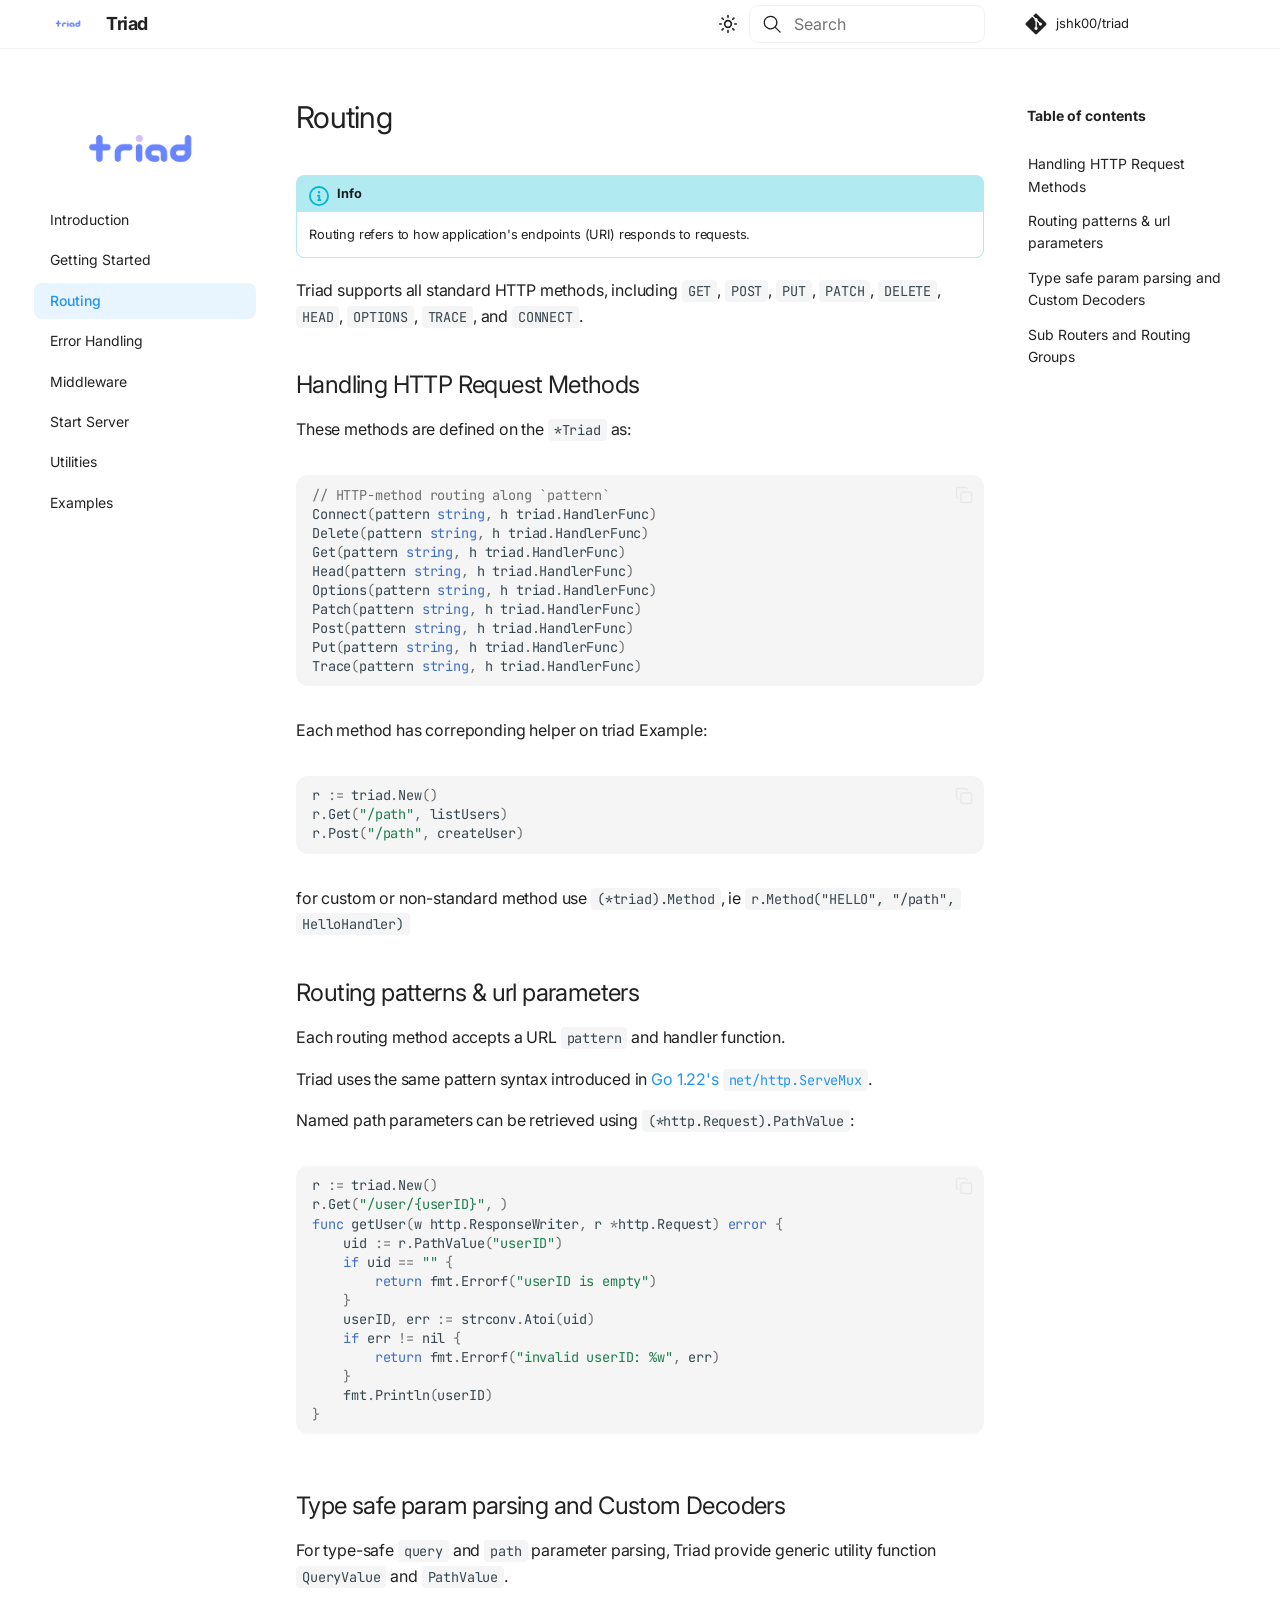
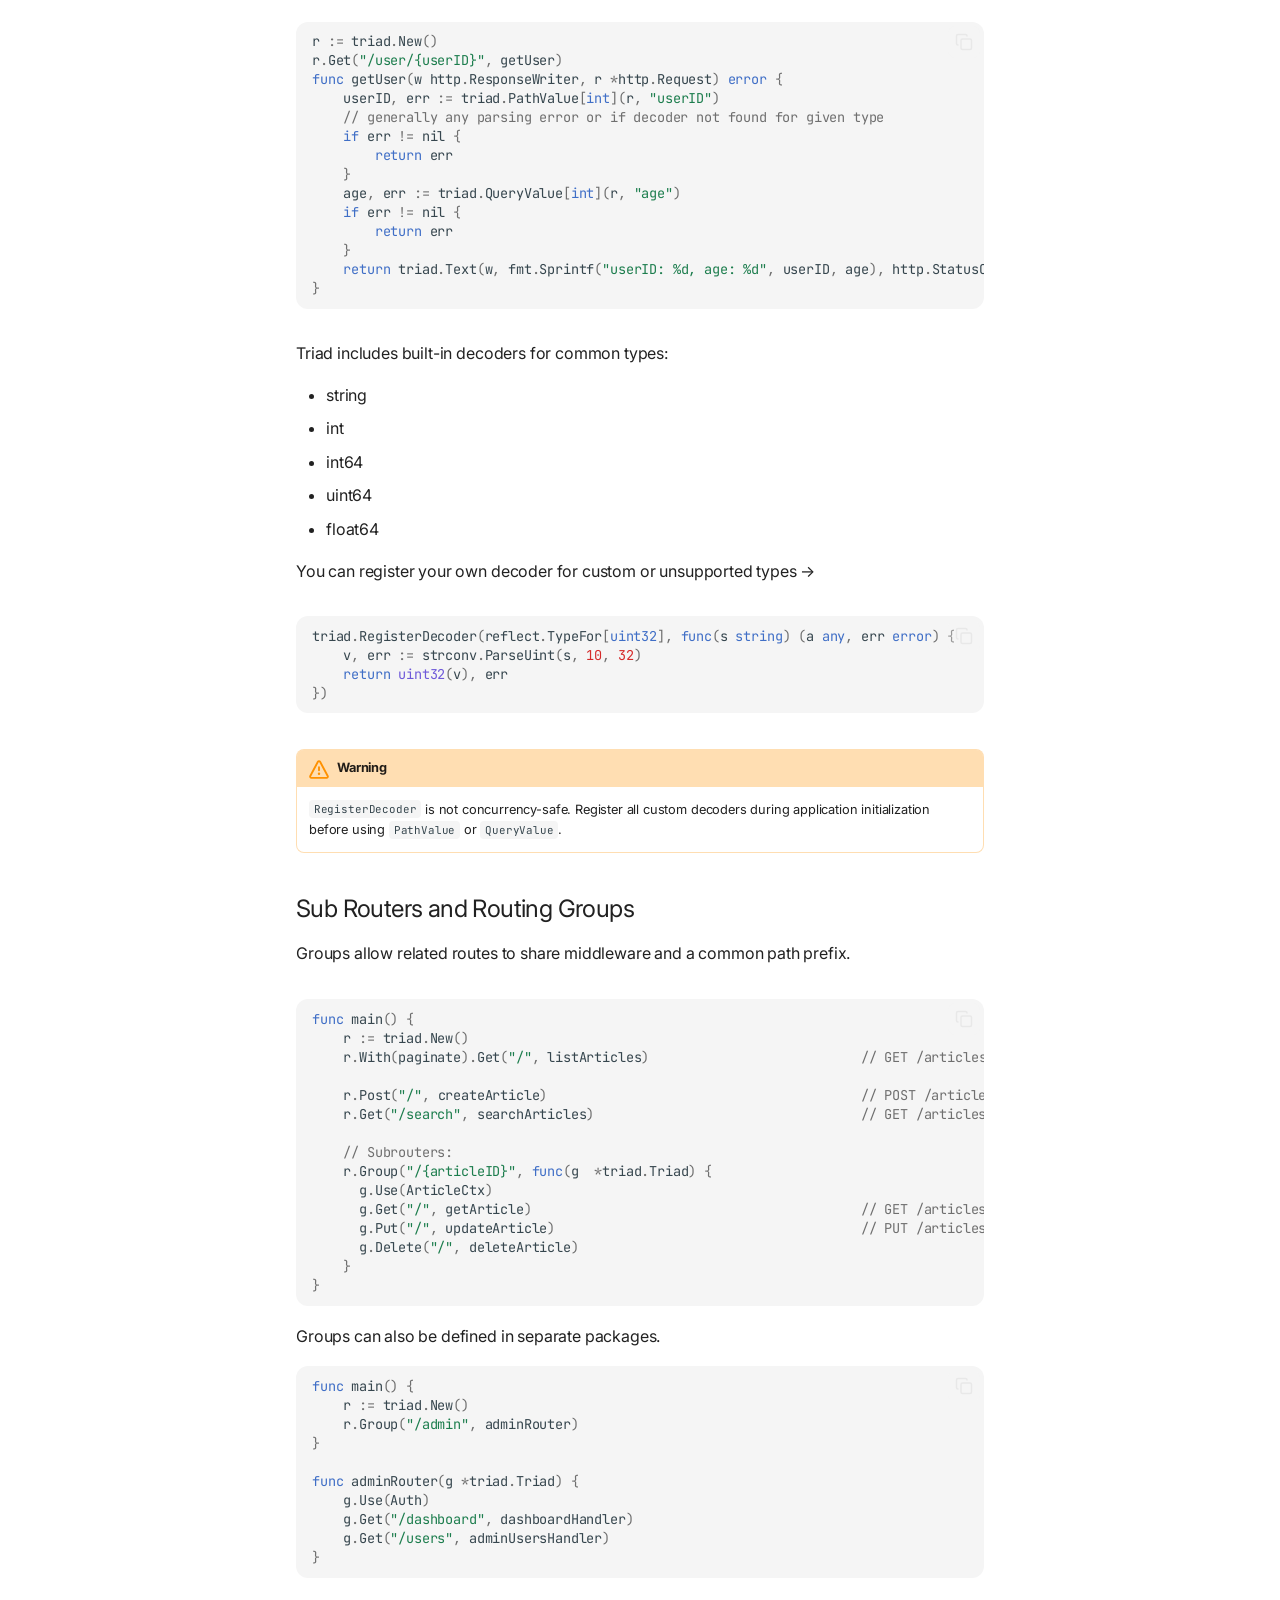
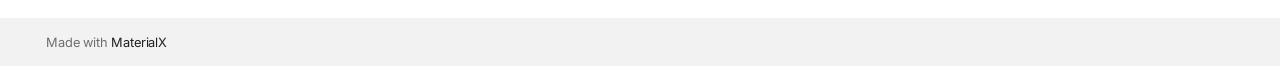
<file: routing/index.html>
<!DOCTYPE html><html lang="en" class="no-js"><head>
    
      <meta charset="utf-8">
      <meta name="viewport" content="width=device-width,initial-scale=1">
      
      
        <meta name="author" content="Jayesh">
      
      
        <link rel="canonical" href="https://jshk00.github.io/triad/routing/">
      
      
        <link rel="prev" href="../getting-started/">
      
      
        <link rel="next" href="../error-handling/">
      
      
        
      
      
      
      
        
        
        
          <link rel="icon" href="../assets/triad.png">
        
      
      <meta name="generator" content="mkdocs-ProperDocs 1.6.7, mkdocs-materialx-10.1.8">
    
    
      
        <title>Routing - Triad</title>
      
    
    
      <link rel="stylesheet" href="../assets/stylesheets/main.314bbef5.min.css">
      
        
        <link rel="stylesheet" href="../assets/stylesheets/palette.a45159b5.min.css">
      
    
    

  
  
    
    
      
      
    
    
    
    
  
    
    
      
      
    
    
    
    
  
    
    
      
      
    
    
    
    
  
    
    
      
      
    
    
    
    
  
    
    
      
      
    
    
    
    
  
    
    
      
      
    
    
    
    
  
    
    
      
      
    
    
    
    
  
    
    
      
      
    
    
    
    
  
    
    
      
      
    
    
    
    
  
    
    
      
      
    
    
    
    
  
  
  <style>:root{--md-admonition-icon--note:url('data:image/svg+xml;charset=utf-8,%3Csvg%20xmlns%3D%22http%3A//www.w3.org/2000/svg%22%20viewBox%3D%220%200%2016%2016%22%3E%3Cpath%20d%3D%22M1%207.775V2.75C1%201.784%201.784%201%202.75%201h5.025c.464%200%20.91.184%201.238.513l6.25%206.25a1.75%201.75%200%200%201%200%202.474l-5.026%205.026a1.75%201.75%200%200%201-2.474%200l-6.25-6.25A1.75%201.75%200%200%201%201%207.775m1.5%200c0%20.066.026.13.073.177l6.25%206.25a.25.25%200%200%200%20.354%200l5.025-5.025a.25.25%200%200%200%200-.354l-6.25-6.25a.25.25%200%200%200-.177-.073H2.75a.25.25%200%200%200-.25.25ZM6%205a1%201%200%201%201%200%202%201%201%200%200%201%200-2%22/%3E%3C/svg%3E');--md-admonition-icon--abstract:url('data:image/svg+xml;charset=utf-8,%3Csvg%20xmlns%3D%22http%3A//www.w3.org/2000/svg%22%20viewBox%3D%220%200%2016%2016%22%3E%3Cpath%20d%3D%22M2.5%201.75v11.5c0%20.138.112.25.25.25h3.17a.75.75%200%200%201%200%201.5H2.75A1.75%201.75%200%200%201%201%2013.25V1.75C1%20.784%201.784%200%202.75%200h8.5C12.216%200%2013%20.784%2013%201.75v7.736a.75.75%200%200%201-1.5%200V1.75a.25.25%200%200%200-.25-.25h-8.5a.25.25%200%200%200-.25.25m13.274%209.537zl-4.557%204.45a.75.75%200%200%201-1.055-.008l-1.943-1.95a.75.75%200%200%201%201.062-1.058l1.419%201.425%204.026-3.932a.75.75%200%201%201%201.048%201.074M4.75%204h4.5a.75.75%200%200%201%200%201.5h-4.5a.75.75%200%200%201%200-1.5M4%207.75A.75.75%200%200%201%204.75%207h2a.75.75%200%200%201%200%201.5h-2A.75.75%200%200%201%204%207.75%22/%3E%3C/svg%3E');--md-admonition-icon--info:url('data:image/svg+xml;charset=utf-8,%3Csvg%20xmlns%3D%22http%3A//www.w3.org/2000/svg%22%20viewBox%3D%220%200%2016%2016%22%3E%3Cpath%20d%3D%22M0%208a8%208%200%201%201%2016%200A8%208%200%200%201%200%208m8-6.5a6.5%206.5%200%201%200%200%2013%206.5%206.5%200%200%200%200-13M6.5%207.75A.75.75%200%200%201%207.25%207h1a.75.75%200%200%201%20.75.75v2.75h.25a.75.75%200%200%201%200%201.5h-2a.75.75%200%200%201%200-1.5h.25v-2h-.25a.75.75%200%200%201-.75-.75M8%206a1%201%200%201%201%200-2%201%201%200%200%201%200%202%22/%3E%3C/svg%3E');--md-admonition-icon--success:url('data:image/svg+xml;charset=utf-8,%3Csvg%20xmlns%3D%22http%3A//www.w3.org/2000/svg%22%20viewBox%3D%220%200%2016%2016%22%3E%3Cpath%20d%3D%22M13.78%204.22a.75.75%200%200%201%200%201.06l-7.25%207.25a.75.75%200%200%201-1.06%200L2.22%209.28a.75.75%200%200%201%20.018-1.042.75.75%200%200%201%201.042-.018L6%2010.94l6.72-6.72a.75.75%200%200%201%201.06%200%22/%3E%3C/svg%3E');--md-admonition-icon--question:url('data:image/svg+xml;charset=utf-8,%3Csvg%20xmlns%3D%22http%3A//www.w3.org/2000/svg%22%20viewBox%3D%220%200%2016%2016%22%3E%3Cpath%20d%3D%22M0%208a8%208%200%201%201%2016%200A8%208%200%200%201%200%208m8-6.5a6.5%206.5%200%201%200%200%2013%206.5%206.5%200%200%200%200-13M6.92%206.085h.001a.749.749%200%201%201-1.342-.67c.169-.339.436-.701.849-.977C6.845%204.16%207.369%204%208%204a2.76%202.76%200%200%201%201.637.525c.503.377.863.965.863%201.725%200%20.448-.115.83-.329%201.15-.205.307-.47.513-.692.662-.109.072-.22.138-.313.195l-.006.004a6%206%200%200%200-.26.16%201%201%200%200%200-.276.245.75.75%200%200%201-1.248-.832c.184-.264.42-.489.692-.661q.154-.1.313-.195l.007-.004c.1-.061.182-.11.258-.161a1%201%200%200%200%20.277-.245C8.96%206.514%209%206.427%209%206.25a.61.61%200%200%200-.262-.525A1.27%201.27%200%200%200%208%205.5c-.369%200-.595.09-.74.187a1%201%200%200%200-.34.398M9%2011a1%201%200%201%201-2%200%201%201%200%200%201%202%200%22/%3E%3C/svg%3E');--md-admonition-icon--warning:url('data:image/svg+xml;charset=utf-8,%3Csvg%20xmlns%3D%22http%3A//www.w3.org/2000/svg%22%20viewBox%3D%220%200%2016%2016%22%3E%3Cpath%20d%3D%22M6.457%201.047c.659-1.234%202.427-1.234%203.086%200l6.082%2011.378A1.75%201.75%200%200%201%2014.082%2015H1.918a1.75%201.75%200%200%201-1.543-2.575Zm1.763.707a.25.25%200%200%200-.44%200L1.698%2013.132a.25.25%200%200%200%20.22.368h12.164a.25.25%200%200%200%20.22-.368Zm.53%203.996v2.5a.75.75%200%200%201-1.5%200v-2.5a.75.75%200%200%201%201.5%200M9%2011a1%201%200%201%201-2%200%201%201%200%200%201%202%200%22/%3E%3C/svg%3E');--md-admonition-icon--failure:url('data:image/svg+xml;charset=utf-8,%3Csvg%20xmlns%3D%22http%3A//www.w3.org/2000/svg%22%20viewBox%3D%220%200%2016%2016%22%3E%3Cpath%20d%3D%22M2.344%202.343za8%208%200%200%201%2011.314%2011.314A8.002%208.002%200%200%201%20.234%2010.089a8%208%200%200%201%202.11-7.746m1.06%2010.253a6.5%206.5%200%201%200%209.108-9.275%206.5%206.5%200%200%200-9.108%209.275M6.03%204.97%208%206.94l1.97-1.97a.749.749%200%200%201%201.275.326.75.75%200%200%201-.215.734L9.06%208l1.97%201.97a.749.749%200%200%201-.326%201.275.75.75%200%200%201-.734-.215L8%209.06l-1.97%201.97a.749.749%200%200%201-1.275-.326.75.75%200%200%201%20.215-.734L6.94%208%204.97%206.03a.75.75%200%200%201%20.018-1.042.75.75%200%200%201%201.042-.018%22/%3E%3C/svg%3E');--md-admonition-icon--danger:url('data:image/svg+xml;charset=utf-8,%3Csvg%20xmlns%3D%22http%3A//www.w3.org/2000/svg%22%20viewBox%3D%220%200%2016%2016%22%3E%3Cpath%20d%3D%22M9.504.43a1.516%201.516%200%200%201%202.437%201.713L10.415%205.5h2.123c1.57%200%202.346%201.909%201.22%203.004l-7.34%207.142a1.25%201.25%200%200%201-.871.354h-.302a1.25%201.25%200%200%201-1.157-1.723L5.633%2010.5H3.462c-1.57%200-2.346-1.909-1.22-3.004zm1.047%201.074L3.286%208.571A.25.25%200%200%200%203.462%209H6.75a.75.75%200%200%201%20.694%201.034l-1.713%204.188%206.982-6.793A.25.25%200%200%200%2012.538%207H9.25a.75.75%200%200%201-.683-1.06l2.008-4.418.003-.006-.004-.009-.006-.006-.008-.001q-.005%200-.009.004%22/%3E%3C/svg%3E');--md-admonition-icon--bug:url('data:image/svg+xml;charset=utf-8,%3Csvg%20xmlns%3D%22http%3A//www.w3.org/2000/svg%22%20viewBox%3D%220%200%2016%2016%22%3E%3Cpath%20d%3D%22M4.72.22a.75.75%200%200%201%201.06%200l1%20.999a3.5%203.5%200%200%201%202.441%200l.999-1a.748.748%200%200%201%201.265.332.75.75%200%200%201-.205.729l-.775.776c.616.63.995%201.493.995%202.444v.327q0%20.15-.025.292c.408.14.764.392%201.029.722l1.968-.787a.75.75%200%200%201%20.556%201.392L13%207.258V9h2.25a.75.75%200%200%201%200%201.5H13v.5q-.002.615-.141%201.186l2.17.868a.75.75%200%200%201-.557%201.392l-2.184-.873A5%205%200%200%201%208%2016a5%205%200%200%201-4.288-2.427l-2.183.873a.75.75%200%200%201-.558-1.392l2.17-.868A5%205%200%200%201%203%2011v-.5H.75a.75.75%200%200%201%200-1.5H3V7.258L.971%206.446a.75.75%200%200%201%20.558-1.392l1.967.787c.265-.33.62-.583%201.03-.722a1.7%201.7%200%200%201-.026-.292V4.5c0-.951.38-1.814.995-2.444L4.72%201.28a.75.75%200%200%201%200-1.06m.53%206.28a.75.75%200%200%200-.75.75V11a3.5%203.5%200%201%200%207%200V7.25a.75.75%200%200%200-.75-.75ZM6.173%205h3.654A.17.17%200%200%200%2010%204.827V4.5a2%202%200%201%200-4%200v.327c0%20.096.077.173.173.173%22/%3E%3C/svg%3E');--md-admonition-icon--quote:url('data:image/svg+xml;charset=utf-8,%3Csvg%20xmlns%3D%22http%3A//www.w3.org/2000/svg%22%20viewBox%3D%220%200%2016%2016%22%3E%3Cpath%20d%3D%22M1.75%202.5h10.5a.75.75%200%200%201%200%201.5H1.75a.75.75%200%200%201%200-1.5m4%205h8.5a.75.75%200%200%201%200%201.5h-8.5a.75.75%200%200%201%200-1.5m0%205h8.5a.75.75%200%200%201%200%201.5h-8.5a.75.75%200%200%201%200-1.5M2.5%207.75v6a.75.75%200%200%201-1.5%200v-6a.75.75%200%200%201%201.5%200%22/%3E%3C/svg%3E');}</style>

    

    
      
    
    
      
        
        
        <link rel="preconnect" href="https://fonts.gstatic.com" crossorigin="">
        <link rel="stylesheet" href="https://fonts.googleapis.com/css?family=Inter:300,300i,400,400i,700,700i%7CJetBrains+Mono:400,400i,700,700i&amp;display=fallback">
        <style>:root{--md-text-font:"Inter";--md-code-font:"JetBrains Mono"}</style>
      
    
    
      <link rel="stylesheet" href="../stylesheet/style.css">
    
    <script>__md_scope=new URL("..",location),__md_hash=e=>[...e].reduce(((e,_)=>(e<<5)-e+_.charCodeAt(0)),0),__md_get=(e,_=localStorage,t=__md_scope)=>JSON.parse(_.getItem(t.pathname+"."+e)),__md_set=(e,_,t=localStorage,a=__md_scope)=>{try{t.setItem(a.pathname+"."+e,JSON.stringify(_))}catch(e){}}</script>
    
      

    
    
  <link href="../assets/stylesheets/glightbox.min.css" rel="stylesheet"><script src="../assets/javascripts/glightbox.min.js"></script><style id="glightbox-style">
            html.glightbox-open { overflow: initial; height: 100%; }
            .gslide-title { margin-top: 0px; user-select: text; }
            .gslide-desc { color: #666; user-select: text; }
            .gslide-image img { background: white; }
        </style></head>
  
  
  
  
    
    
      
    
    
    
    
    <body dir="ltr" data-md-color-scheme="default" data-md-color-primary="blue" data-md-color-accent="light-blue" data-mx-topbar="glass">
  
    
    <input class="md-toggle" data-md-toggle="drawer" type="checkbox" id="__drawer" autocomplete="off">
    <input class="md-toggle" data-md-toggle="toc" type="checkbox" id="__toc" autocomplete="off">
    <input class="md-toggle" data-md-toggle="search" type="checkbox" id="__search" autocomplete="off">
    <label class="md-overlay" for="__drawer"></label>
    <label class="md-overlay" for="__toc"></label>
    <div data-md-component="skip">
      
        
        <a href="#handling-http-request-methods" class="md-skip">
          Skip to content
        </a>
      
    </div>
    <div data-md-component="announce">
      
    </div>
    
    
      

  

<header class="md-header md-header--shadow" data-md-component="header">
  <nav class="md-header__inner md-grid" aria-label="Header">
    <a href=".." title="Triad" class="md-header__button md-logo" aria-label="Triad" data-md-component="logo">
      
  <img src="../assets/triad.png" alt="logo">

    </a>
    <label class="md-header__button md-icon" for="__drawer">
      
      <svg xmlns="http://www.w3.org/2000/svg" viewBox="0 0 24 24"><path d="M3 6h18v2H3zm0 5h18v2H3zm0 5h18v2H3z"></path></svg>
    </label>
    <div class="md-header__title" data-md-component="header-title">
      <div class="md-header__ellipsis">
        <div class="md-header__topic">
          <span class="md-ellipsis">
            Triad
          </span>
        </div>
        <div class="md-header__topic" data-md-component="header-topic">
          <span class="md-ellipsis">
            
              Routing
            
          </span>
        </div>
      </div>
    </div>
    
      
        <form class="md-header__option" data-md-component="palette">
  
    
    
    
    <input class="md-option" data-md-color-media="(prefers-color-scheme: light)" data-md-color-scheme="default" data-md-color-primary="blue" data-md-color-accent="light-blue" aria-label="Switch to dark mode" type="radio" name="__palette" id="__palette_0">
    
      <label class="md-header__button md-icon" title="Switch to dark mode" for="__palette_1" hidden="">
        <svg xmlns="http://www.w3.org/2000/svg" fill="none" stroke="currentColor" stroke-linecap="round" stroke-linejoin="round" stroke-width="2" class="lucide lucide-sun" viewBox="0 0 24 24"><circle cx="12" cy="12" r="4"></circle><path d="M12 2v2M12 20v2M4.93 4.93l1.41 1.41M17.66 17.66l1.41 1.41M2 12h2M20 12h2M6.34 17.66l-1.41 1.41M19.07 4.93l-1.41 1.41"></path></svg>
      </label>
    
  
    
    
    
    <input class="md-option" data-md-color-media="(prefers-color-scheme: dark)" data-md-color-scheme="slate" data-md-color-primary="cyan" data-md-color-accent="cyan" aria-label="Switch to light mode" type="radio" name="__palette" id="__palette_1">
    
      <label class="md-header__button md-icon" title="Switch to light mode" for="__palette_0" hidden="">
        <svg xmlns="http://www.w3.org/2000/svg" fill="none" stroke="currentColor" stroke-linecap="round" stroke-linejoin="round" stroke-width="2" class="lucide lucide-moon" viewBox="0 0 24 24"><path d="M20.985 12.486a9 9 0 1 1-9.473-9.472c.405-.022.617.46.402.803a6 6 0 0 0 8.268 8.268c.344-.215.825-.004.803.401"></path></svg>
      </label>
    
  
</form>
      
    
    
      <script>var palette=__md_get("__palette");if(palette&&palette.color){if("(prefers-color-scheme)"===palette.color.media){var media=matchMedia("(prefers-color-scheme: light)"),input=document.querySelector(media.matches?"[data-md-color-media='(prefers-color-scheme: light)']":"[data-md-color-media='(prefers-color-scheme: dark)']");palette.color.media=input.getAttribute("data-md-color-media"),palette.color.scheme=input.getAttribute("data-md-color-scheme"),palette.color.primary=input.getAttribute("data-md-color-primary"),palette.color.accent=input.getAttribute("data-md-color-accent")}for(var[key,value]of Object.entries(palette.color))document.body.setAttribute("data-md-color-"+key,value)}</script>
    
    
    
      
      
        <label class="md-header__button md-icon" for="__search">
          
          <svg xmlns="http://www.w3.org/2000/svg" viewBox="0 0 24 24"><path d="M10.25 2a8.25 8.25 0 0 1 6.34 13.53l5.69 5.69a.749.749 0 0 1-.326 1.275.75.75 0 0 1-.734-.215l-5.69-5.69A8.25 8.25 0 1 1 10.25 2M3.5 10.25a6.75 6.75 0 1 0 13.5 0 6.75 6.75 0 0 0-13.5 0"></path></svg>
        </label>
        <div class="md-search" data-md-component="search" role="dialog">
  <label class="md-search__overlay" for="__search"></label>
  <div class="md-search__inner" role="search">
    <form class="md-search__form" name="search">
      <input type="text" class="md-search__input" name="query" aria-label="Search" placeholder="Search" autocapitalize="off" autocorrect="off" autocomplete="off" spellcheck="false" data-md-component="search-query" required="">
      <label class="md-search__icon md-icon" for="__search">
        
        <svg xmlns="http://www.w3.org/2000/svg" viewBox="0 0 24 24"><path d="M10.25 2a8.25 8.25 0 0 1 6.34 13.53l5.69 5.69a.749.749 0 0 1-.326 1.275.75.75 0 0 1-.734-.215l-5.69-5.69A8.25 8.25 0 1 1 10.25 2M3.5 10.25a6.75 6.75 0 1 0 13.5 0 6.75 6.75 0 0 0-13.5 0"></path></svg>
        
        <svg xmlns="http://www.w3.org/2000/svg" viewBox="0 0 24 24"><path d="M20 11v2H8l5.5 5.5-1.42 1.42L4.16 12l7.92-7.92L13.5 5.5 8 11z"></path></svg>
      </label>
      <nav class="md-search__options" aria-label="Search">
        
        <button type="reset" class="md-search__icon md-icon" title="Clear" aria-label="Clear" tabindex="-1">
          
          <svg xmlns="http://www.w3.org/2000/svg" viewBox="0 0 24 24"><path d="M19 6.41 17.59 5 12 10.59 6.41 5 5 6.41 10.59 12 5 17.59 6.41 19 12 13.41 17.59 19 19 17.59 13.41 12z"></path></svg>
        </button>
      </nav>
      
    </form>
    <div class="md-search__output">
      <div class="md-search__scrollwrap" tabindex="0">
        <div class="md-search-result" data-md-component="search-result">
          <div class="md-search-result__meta">
            Initializing search
          </div>
          <ol class="md-search-result__list" role="presentation"></ol>
        </div>
      </div>
    </div>
  </div>
</div>
      
    
    
      <div class="md-header__source">
        <a href="https://github.com/jshk00/triad" title="Go to repository" class="md-source" data-md-component="source">
  <div class="md-source__icon md-icon">
    
    <svg xmlns="http://www.w3.org/2000/svg" viewBox="0 0 448 512"><!--! Font Awesome Free 7.1.0 by @fontawesome - https://fontawesome.com License - https://fontawesome.com/license/free (Icons: CC BY 4.0, Fonts: SIL OFL 1.1, Code: MIT License) Copyright 2025 Fonticons, Inc.--><path d="M439.6 236.1 244 40.5c-5.4-5.5-12.8-8.5-20.4-8.5s-15 3-20.4 8.4L162.5 81l51.5 51.5c27.1-9.1 52.7 16.8 43.4 43.7l49.7 49.7c34.2-11.8 61.2 31 35.5 56.7-26.5 26.5-70.2-2.9-56-37.3L240.3 199v121.9c25.3 12.5 22.3 41.8 9.1 55-6.4 6.4-15.2 10.1-24.3 10.1s-17.8-3.6-24.3-10.1c-17.6-17.6-11.1-46.9 11.2-56v-123c-20.8-8.5-24.6-30.7-18.6-45L142.6 101 8.5 235.1C3 240.6 0 247.9 0 255.5s3 15 8.5 20.4l195.6 195.7c5.4 5.4 12.7 8.4 20.4 8.4s15-3 20.4-8.4l194.7-194.7c5.4-5.4 8.4-12.8 8.4-20.4s-3-15-8.4-20.4"></path></svg>
  </div>
  <div class="md-source__repository">
    jshk00/triad
  </div>
</a>
      </div>
    
  </nav>
  
</header>
    
    <div class="md-container" data-md-component="container">
      
      
        
          
        
      
      <main class="md-main" data-md-component="main">
        <div class="md-main__inner md-grid">
          
            
              
              <div class="md-sidebar md-sidebar--primary" data-md-component="sidebar" data-md-type="navigation">
                <div class="md-sidebar__scrollwrap">
                  <div class="md-sidebar__inner">
                    



<nav class="md-nav md-nav--primary" aria-label="Navigation" data-md-level="0">
  <label class="md-nav__title" for="__drawer">
    <a href=".." title="Triad" class="md-nav__button md-logo" aria-label="Triad" data-md-component="logo">
      
  <img src="../assets/triad.png" alt="logo">

    </a>
    Triad
  </label>
  
    <div class="md-nav__source">
      <a href="https://github.com/jshk00/triad" title="Go to repository" class="md-source" data-md-component="source">
  <div class="md-source__icon md-icon">
    
    <svg xmlns="http://www.w3.org/2000/svg" viewBox="0 0 448 512"><!--! Font Awesome Free 7.1.0 by @fontawesome - https://fontawesome.com License - https://fontawesome.com/license/free (Icons: CC BY 4.0, Fonts: SIL OFL 1.1, Code: MIT License) Copyright 2025 Fonticons, Inc.--><path d="M439.6 236.1 244 40.5c-5.4-5.5-12.8-8.5-20.4-8.5s-15 3-20.4 8.4L162.5 81l51.5 51.5c27.1-9.1 52.7 16.8 43.4 43.7l49.7 49.7c34.2-11.8 61.2 31 35.5 56.7-26.5 26.5-70.2-2.9-56-37.3L240.3 199v121.9c25.3 12.5 22.3 41.8 9.1 55-6.4 6.4-15.2 10.1-24.3 10.1s-17.8-3.6-24.3-10.1c-17.6-17.6-11.1-46.9 11.2-56v-123c-20.8-8.5-24.6-30.7-18.6-45L142.6 101 8.5 235.1C3 240.6 0 247.9 0 255.5s3 15 8.5 20.4l195.6 195.7c5.4 5.4 12.7 8.4 20.4 8.4s15-3 20.4-8.4l194.7-194.7c5.4-5.4 8.4-12.8 8.4-20.4s-3-15-8.4-20.4"></path></svg>
  </div>
  <div class="md-source__repository">
    jshk00/triad
  </div>
</a>
    </div>
  
  <ul class="md-nav__list">
    
      
      
  
  
  
  
    <li class="md-nav__item">
      <a href=".." class="md-nav__link">
        
  
  
  <span class="md-ellipsis">
    
  
    Introduction
  

    
  </span>
  
  

      </a>
    </li>
  

    
      
      
  
  
  
  
    <li class="md-nav__item">
      <a href="../getting-started/" class="md-nav__link">
        
  
  
  <span class="md-ellipsis">
    
  
    Getting Started
  

    
  </span>
  
  

      </a>
    </li>
  

    
      
      
  
  
    
  
  
  
    <li class="md-nav__item md-nav__item--active">
      
      <input class="md-nav__toggle md-toggle" type="checkbox" id="__toc">
      
      
      
        <label class="md-nav__link md-nav__link--active" for="__toc">
          
  
  
  <span class="md-ellipsis">
    
  
    Routing
  

    
  </span>
  
  

          <span class="md-nav__icon md-icon"></span>
        </label>
      
      <a href="./" class="md-nav__link md-nav__link--active">
        
  
  
  <span class="md-ellipsis">
    
  
    Routing
  

    
  </span>
  
  

      </a>
      
        

<nav class="md-nav md-nav--secondary" aria-label="Table of contents">
  
  
  
  
    <label class="md-nav__title" for="__toc">
      <span class="md-nav__icon md-icon"></span>
      Table of contents
    </label>
    <ul class="md-nav__list" data-md-component="toc">
      
        <li class="md-nav__item">
  <a href="#handling-http-request-methods" class="md-nav__link">
    <span class="md-ellipsis">
      
        Handling HTTP Request Methods
      
    </span>
  </a>
  
</li>
      
        <li class="md-nav__item">
  <a href="#routing-patterns-url-parameters" class="md-nav__link">
    <span class="md-ellipsis">
      
        Routing patterns &amp; url parameters
      
    </span>
  </a>
  
</li>
      
        <li class="md-nav__item">
  <a href="#type-safe-param-parsing-and-custom-decoders" class="md-nav__link">
    <span class="md-ellipsis">
      
        Type safe param parsing and Custom Decoders
      
    </span>
  </a>
  
</li>
      
        <li class="md-nav__item">
  <a href="#sub-routers-and-routing-groups" class="md-nav__link">
    <span class="md-ellipsis">
      
        Sub Routers and Routing Groups
      
    </span>
  </a>
  
</li>
      
    </ul>
  
</nav>
      
    </li>
  

    
      
      
  
  
  
  
    <li class="md-nav__item">
      <a href="../error-handling/" class="md-nav__link">
        
  
  
  <span class="md-ellipsis">
    
  
    Error Handling
  

    
  </span>
  
  

      </a>
    </li>
  

    
      
      
  
  
  
  
    <li class="md-nav__item">
      <a href="../middlewares/" class="md-nav__link">
        
  
  
  <span class="md-ellipsis">
    
  
    Middleware
  

    
  </span>
  
  

      </a>
    </li>
  

    
      
      
  
  
  
  
    <li class="md-nav__item">
      <a href="../start-server/" class="md-nav__link">
        
  
  
  <span class="md-ellipsis">
    
  
    Start Server
  

    
  </span>
  
  

      </a>
    </li>
  

    
      
      
  
  
  
  
    <li class="md-nav__item">
      <a href="../utilities/" class="md-nav__link">
        
  
  
  <span class="md-ellipsis">
    
  
    Utilities
  

    
  </span>
  
  

      </a>
    </li>
  

    
      
      
  
  
  
  
    <li class="md-nav__item">
      <a href="https://github.com/jshk00/triad/tree/main/_examples" class="md-nav__link">
        
  
  
  <span class="md-ellipsis">
    
  
    Examples
  

    
  </span>
  
  

      </a>
    </li>
  

    
  </ul>
</nav>
                  </div>
                </div>
              </div>
            
            
              
              <div class="md-sidebar md-sidebar--secondary" data-md-component="sidebar" data-md-type="toc">
                <div class="md-sidebar__scrollwrap">
                  <div class="md-sidebar__inner">
                    

<nav class="md-nav md-nav--secondary" aria-label="Table of contents">
  
  
  
  
    <label class="md-nav__title" for="__toc">
      <span class="md-nav__icon md-icon"></span>
      Table of contents
    </label>
    <ul class="md-nav__list" data-md-component="toc">
      
        <li class="md-nav__item">
  <a href="#handling-http-request-methods" class="md-nav__link">
    <span class="md-ellipsis">
      
        Handling HTTP Request Methods
      
    </span>
  </a>
  
</li>
      
        <li class="md-nav__item">
  <a href="#routing-patterns-url-parameters" class="md-nav__link">
    <span class="md-ellipsis">
      
        Routing patterns &amp; url parameters
      
    </span>
  </a>
  
</li>
      
        <li class="md-nav__item">
  <a href="#type-safe-param-parsing-and-custom-decoders" class="md-nav__link">
    <span class="md-ellipsis">
      
        Type safe param parsing and Custom Decoders
      
    </span>
  </a>
  
</li>
      
        <li class="md-nav__item">
  <a href="#sub-routers-and-routing-groups" class="md-nav__link">
    <span class="md-ellipsis">
      
        Sub Routers and Routing Groups
      
    </span>
  </a>
  
</li>
      
    </ul>
  
</nav>
                  </div>
                </div>
              </div>
            
          
          
            <div class="md-content" data-md-component="content">
              
                



  


              
              <article class="md-content__inner md-typeset">
                
                  
  
  


  <h1>Routing</h1>

<div class="admonition info">
<p class="admonition-title">Info</p>
<p>Routing refers to how application's endpoints (URI) responds to requests.</p>
</div>
<p>Triad supports all standard HTTP methods, including <code>GET</code>, <code>POST</code>, <code>PUT</code>, <code>PATCH</code>, <code>DELETE</code>, <code>HEAD</code>, <code>OPTIONS</code>, <code>TRACE</code>, and <code>CONNECT</code>.</p>
<h2 id="handling-http-request-methods">Handling HTTP Request Methods</h2>
<p>These methods are defined on the <code>*Triad</code> as:
</p><div class="language-go highlight"><pre><span></span><code><span id="__span-0-1"><a id="__codelineno-0-1" name="__codelineno-0-1" href="#__codelineno-0-1"></a><span class="c1">// HTTP-method routing along `pattern`</span>
</span><span id="__span-0-2"><a id="__codelineno-0-2" name="__codelineno-0-2" href="#__codelineno-0-2"></a><span class="nx">Connect</span><span class="p">(</span><span class="nx">pattern</span><span class="w"> </span><span class="kt">string</span><span class="p">,</span><span class="w"> </span><span class="nx">h</span><span class="w"> </span><span class="nx">triad</span><span class="p">.</span><span class="nx">HandlerFunc</span><span class="p">)</span>
</span><span id="__span-0-3"><a id="__codelineno-0-3" name="__codelineno-0-3" href="#__codelineno-0-3"></a><span class="nx">Delete</span><span class="p">(</span><span class="nx">pattern</span><span class="w"> </span><span class="kt">string</span><span class="p">,</span><span class="w"> </span><span class="nx">h</span><span class="w"> </span><span class="nx">triad</span><span class="p">.</span><span class="nx">HandlerFunc</span><span class="p">)</span>
</span><span id="__span-0-4"><a id="__codelineno-0-4" name="__codelineno-0-4" href="#__codelineno-0-4"></a><span class="nx">Get</span><span class="p">(</span><span class="nx">pattern</span><span class="w"> </span><span class="kt">string</span><span class="p">,</span><span class="w"> </span><span class="nx">h</span><span class="w"> </span><span class="nx">triad</span><span class="p">.</span><span class="nx">HandlerFunc</span><span class="p">)</span>
</span><span id="__span-0-5"><a id="__codelineno-0-5" name="__codelineno-0-5" href="#__codelineno-0-5"></a><span class="nx">Head</span><span class="p">(</span><span class="nx">pattern</span><span class="w"> </span><span class="kt">string</span><span class="p">,</span><span class="w"> </span><span class="nx">h</span><span class="w"> </span><span class="nx">triad</span><span class="p">.</span><span class="nx">HandlerFunc</span><span class="p">)</span>
</span><span id="__span-0-6"><a id="__codelineno-0-6" name="__codelineno-0-6" href="#__codelineno-0-6"></a><span class="nx">Options</span><span class="p">(</span><span class="nx">pattern</span><span class="w"> </span><span class="kt">string</span><span class="p">,</span><span class="w"> </span><span class="nx">h</span><span class="w"> </span><span class="nx">triad</span><span class="p">.</span><span class="nx">HandlerFunc</span><span class="p">)</span>
</span><span id="__span-0-7"><a id="__codelineno-0-7" name="__codelineno-0-7" href="#__codelineno-0-7"></a><span class="nx">Patch</span><span class="p">(</span><span class="nx">pattern</span><span class="w"> </span><span class="kt">string</span><span class="p">,</span><span class="w"> </span><span class="nx">h</span><span class="w"> </span><span class="nx">triad</span><span class="p">.</span><span class="nx">HandlerFunc</span><span class="p">)</span>
</span><span id="__span-0-8"><a id="__codelineno-0-8" name="__codelineno-0-8" href="#__codelineno-0-8"></a><span class="nx">Post</span><span class="p">(</span><span class="nx">pattern</span><span class="w"> </span><span class="kt">string</span><span class="p">,</span><span class="w"> </span><span class="nx">h</span><span class="w"> </span><span class="nx">triad</span><span class="p">.</span><span class="nx">HandlerFunc</span><span class="p">)</span>
</span><span id="__span-0-9"><a id="__codelineno-0-9" name="__codelineno-0-9" href="#__codelineno-0-9"></a><span class="nx">Put</span><span class="p">(</span><span class="nx">pattern</span><span class="w"> </span><span class="kt">string</span><span class="p">,</span><span class="w"> </span><span class="nx">h</span><span class="w"> </span><span class="nx">triad</span><span class="p">.</span><span class="nx">HandlerFunc</span><span class="p">)</span>
</span><span id="__span-0-10"><a id="__codelineno-0-10" name="__codelineno-0-10" href="#__codelineno-0-10"></a><span class="nx">Trace</span><span class="p">(</span><span class="nx">pattern</span><span class="w"> </span><span class="kt">string</span><span class="p">,</span><span class="w"> </span><span class="nx">h</span><span class="w"> </span><span class="nx">triad</span><span class="p">.</span><span class="nx">HandlerFunc</span><span class="p">)</span>
</span></code></pre></div><p></p>
<p>Each method has correponding helper on triad Example:
</p><div class="language-go highlight"><pre><span></span><code><span id="__span-1-1"><a id="__codelineno-1-1" name="__codelineno-1-1" href="#__codelineno-1-1"></a><span class="nx">r</span><span class="w"> </span><span class="o">:=</span><span class="w"> </span><span class="nx">triad</span><span class="p">.</span><span class="nx">New</span><span class="p">()</span>
</span><span id="__span-1-2"><a id="__codelineno-1-2" name="__codelineno-1-2" href="#__codelineno-1-2"></a><span class="nx">r</span><span class="p">.</span><span class="nx">Get</span><span class="p">(</span><span class="s">"/path"</span><span class="p">,</span><span class="w"> </span><span class="nx">listUsers</span><span class="p">)</span>
</span><span id="__span-1-3"><a id="__codelineno-1-3" name="__codelineno-1-3" href="#__codelineno-1-3"></a><span class="nx">r</span><span class="p">.</span><span class="nx">Post</span><span class="p">(</span><span class="s">"/path"</span><span class="p">,</span><span class="w"> </span><span class="nx">createUser</span><span class="p">)</span>
</span></code></pre></div><p></p>
<p>for custom or non-standard method use <code>(*triad).Method</code>, ie <code>r.Method("HELLO", "/path", HelloHandler)</code></p>
<h2 id="routing-patterns-url-parameters">Routing patterns &amp; url parameters</h2>
<p>Each routing method accepts a URL <code>pattern</code> and handler function.</p>
<p>Triad uses the same pattern syntax introduced in <a href="https://go.dev/blog/routing-enhancements">Go 1.22's <code>net/http.ServeMux</code></a>.</p>
<p>Named path parameters can be retrieved using <code>(*http.Request).PathValue</code>:
</p><div class="language-go highlight"><pre><span></span><code><span id="__span-2-1"><a id="__codelineno-2-1" name="__codelineno-2-1" href="#__codelineno-2-1"></a><span class="nx">r</span><span class="w"> </span><span class="o">:=</span><span class="w"> </span><span class="nx">triad</span><span class="p">.</span><span class="nx">New</span><span class="p">()</span>
</span><span id="__span-2-2"><a id="__codelineno-2-2" name="__codelineno-2-2" href="#__codelineno-2-2"></a><span class="nx">r</span><span class="p">.</span><span class="nx">Get</span><span class="p">(</span><span class="s">"/user/{userID}"</span><span class="p">,</span><span class="w"> </span><span class="p">)</span>
</span><span id="__span-2-3"><a id="__codelineno-2-3" name="__codelineno-2-3" href="#__codelineno-2-3"></a><span class="kd">func</span><span class="w"> </span><span class="nx">getUser</span><span class="p">(</span><span class="nx">w</span><span class="w"> </span><span class="nx">http</span><span class="p">.</span><span class="nx">ResponseWriter</span><span class="p">,</span><span class="w"> </span><span class="nx">r</span><span class="w"> </span><span class="o">*</span><span class="nx">http</span><span class="p">.</span><span class="nx">Request</span><span class="p">)</span><span class="w"> </span><span class="kt">error</span><span class="w"> </span><span class="p">{</span>
</span><span id="__span-2-4"><a id="__codelineno-2-4" name="__codelineno-2-4" href="#__codelineno-2-4"></a><span class="w">    </span><span class="nx">uid</span><span class="w"> </span><span class="o">:=</span><span class="w"> </span><span class="nx">r</span><span class="p">.</span><span class="nx">PathValue</span><span class="p">(</span><span class="s">"userID"</span><span class="p">)</span>
</span><span id="__span-2-5"><a id="__codelineno-2-5" name="__codelineno-2-5" href="#__codelineno-2-5"></a><span class="w">    </span><span class="k">if</span><span class="w"> </span><span class="nx">uid</span><span class="w"> </span><span class="o">==</span><span class="w"> </span><span class="s">""</span><span class="w"> </span><span class="p">{</span>
</span><span id="__span-2-6"><a id="__codelineno-2-6" name="__codelineno-2-6" href="#__codelineno-2-6"></a><span class="w">        </span><span class="k">return</span><span class="w"> </span><span class="nx">fmt</span><span class="p">.</span><span class="nx">Errorf</span><span class="p">(</span><span class="s">"userID is empty"</span><span class="p">)</span>
</span><span id="__span-2-7"><a id="__codelineno-2-7" name="__codelineno-2-7" href="#__codelineno-2-7"></a><span class="w">    </span><span class="p">}</span>
</span><span id="__span-2-8"><a id="__codelineno-2-8" name="__codelineno-2-8" href="#__codelineno-2-8"></a><span class="w">    </span><span class="nx">userID</span><span class="p">,</span><span class="w"> </span><span class="nx">err</span><span class="w"> </span><span class="o">:=</span><span class="w"> </span><span class="nx">strconv</span><span class="p">.</span><span class="nx">Atoi</span><span class="p">(</span><span class="nx">uid</span><span class="p">)</span>
</span><span id="__span-2-9"><a id="__codelineno-2-9" name="__codelineno-2-9" href="#__codelineno-2-9"></a><span class="w">    </span><span class="k">if</span><span class="w"> </span><span class="nx">err</span><span class="w"> </span><span class="o">!=</span><span class="w"> </span><span class="kc">nil</span><span class="w"> </span><span class="p">{</span>
</span><span id="__span-2-10"><a id="__codelineno-2-10" name="__codelineno-2-10" href="#__codelineno-2-10"></a><span class="w">        </span><span class="k">return</span><span class="w"> </span><span class="nx">fmt</span><span class="p">.</span><span class="nx">Errorf</span><span class="p">(</span><span class="s">"invalid userID: %w"</span><span class="p">,</span><span class="w"> </span><span class="nx">err</span><span class="p">)</span>
</span><span id="__span-2-11"><a id="__codelineno-2-11" name="__codelineno-2-11" href="#__codelineno-2-11"></a><span class="w">    </span><span class="p">}</span>
</span><span id="__span-2-12"><a id="__codelineno-2-12" name="__codelineno-2-12" href="#__codelineno-2-12"></a><span class="w">    </span><span class="nx">fmt</span><span class="p">.</span><span class="nx">Println</span><span class="p">(</span><span class="nx">userID</span><span class="p">)</span>
</span><span id="__span-2-13"><a id="__codelineno-2-13" name="__codelineno-2-13" href="#__codelineno-2-13"></a><span class="p">}</span>
</span></code></pre></div><p></p>
<h2 id="type-safe-param-parsing-and-custom-decoders">Type safe param parsing and Custom Decoders</h2>
<p>For type-safe <code>query</code> and <code>path</code> parameter parsing, Triad provide generic utility function <code>QueryValue</code> and <code>PathValue</code>.
</p><div class="language-go highlight"><pre><span></span><code><span id="__span-3-1"><a id="__codelineno-3-1" name="__codelineno-3-1" href="#__codelineno-3-1"></a><span class="nx">r</span><span class="w"> </span><span class="o">:=</span><span class="w"> </span><span class="nx">triad</span><span class="p">.</span><span class="nx">New</span><span class="p">()</span>
</span><span id="__span-3-2"><a id="__codelineno-3-2" name="__codelineno-3-2" href="#__codelineno-3-2"></a><span class="nx">r</span><span class="p">.</span><span class="nx">Get</span><span class="p">(</span><span class="s">"/user/{userID}"</span><span class="p">,</span><span class="w"> </span><span class="nx">getUser</span><span class="p">)</span>
</span><span id="__span-3-3"><a id="__codelineno-3-3" name="__codelineno-3-3" href="#__codelineno-3-3"></a><span class="kd">func</span><span class="w"> </span><span class="nx">getUser</span><span class="p">(</span><span class="nx">w</span><span class="w"> </span><span class="nx">http</span><span class="p">.</span><span class="nx">ResponseWriter</span><span class="p">,</span><span class="w"> </span><span class="nx">r</span><span class="w"> </span><span class="o">*</span><span class="nx">http</span><span class="p">.</span><span class="nx">Request</span><span class="p">)</span><span class="w"> </span><span class="kt">error</span><span class="w"> </span><span class="p">{</span>
</span><span id="__span-3-4"><a id="__codelineno-3-4" name="__codelineno-3-4" href="#__codelineno-3-4"></a><span class="w">    </span><span class="nx">userID</span><span class="p">,</span><span class="w"> </span><span class="nx">err</span><span class="w"> </span><span class="o">:=</span><span class="w"> </span><span class="nx">triad</span><span class="p">.</span><span class="nx">PathValue</span><span class="p">[</span><span class="kt">int</span><span class="p">](</span><span class="nx">r</span><span class="p">,</span><span class="w"> </span><span class="s">"userID"</span><span class="p">)</span>
</span><span id="__span-3-5"><a id="__codelineno-3-5" name="__codelineno-3-5" href="#__codelineno-3-5"></a><span class="w">    </span><span class="c1">// generally any parsing error or if decoder not found for given type</span>
</span><span id="__span-3-6"><a id="__codelineno-3-6" name="__codelineno-3-6" href="#__codelineno-3-6"></a><span class="w">    </span><span class="k">if</span><span class="w"> </span><span class="nx">err</span><span class="w"> </span><span class="o">!=</span><span class="w"> </span><span class="kc">nil</span><span class="w"> </span><span class="p">{</span>
</span><span id="__span-3-7"><a id="__codelineno-3-7" name="__codelineno-3-7" href="#__codelineno-3-7"></a><span class="w">        </span><span class="k">return</span><span class="w"> </span><span class="nx">err</span>
</span><span id="__span-3-8"><a id="__codelineno-3-8" name="__codelineno-3-8" href="#__codelineno-3-8"></a><span class="w">    </span><span class="p">}</span>
</span><span id="__span-3-9"><a id="__codelineno-3-9" name="__codelineno-3-9" href="#__codelineno-3-9"></a><span class="w">    </span><span class="nx">age</span><span class="p">,</span><span class="w"> </span><span class="nx">err</span><span class="w"> </span><span class="o">:=</span><span class="w"> </span><span class="nx">triad</span><span class="p">.</span><span class="nx">QueryValue</span><span class="p">[</span><span class="kt">int</span><span class="p">](</span><span class="nx">r</span><span class="p">,</span><span class="w"> </span><span class="s">"age"</span><span class="p">)</span>
</span><span id="__span-3-10"><a id="__codelineno-3-10" name="__codelineno-3-10" href="#__codelineno-3-10"></a><span class="w">    </span><span class="k">if</span><span class="w"> </span><span class="nx">err</span><span class="w"> </span><span class="o">!=</span><span class="w"> </span><span class="kc">nil</span><span class="w"> </span><span class="p">{</span>
</span><span id="__span-3-11"><a id="__codelineno-3-11" name="__codelineno-3-11" href="#__codelineno-3-11"></a><span class="w">        </span><span class="k">return</span><span class="w"> </span><span class="nx">err</span>
</span><span id="__span-3-12"><a id="__codelineno-3-12" name="__codelineno-3-12" href="#__codelineno-3-12"></a><span class="w">    </span><span class="p">}</span>
</span><span id="__span-3-13"><a id="__codelineno-3-13" name="__codelineno-3-13" href="#__codelineno-3-13"></a><span class="w">    </span><span class="k">return</span><span class="w"> </span><span class="nx">triad</span><span class="p">.</span><span class="nx">Text</span><span class="p">(</span><span class="nx">w</span><span class="p">,</span><span class="w"> </span><span class="nx">fmt</span><span class="p">.</span><span class="nx">Sprintf</span><span class="p">(</span><span class="s">"userID: %d, age: %d"</span><span class="p">,</span><span class="w"> </span><span class="nx">userID</span><span class="p">,</span><span class="w"> </span><span class="nx">age</span><span class="p">),</span><span class="w"> </span><span class="nx">http</span><span class="p">.</span><span class="nx">StatusOK</span><span class="p">)</span>
</span><span id="__span-3-14"><a id="__codelineno-3-14" name="__codelineno-3-14" href="#__codelineno-3-14"></a><span class="p">}</span>
</span></code></pre></div><p></p>
<p>Triad includes built-in decoders for common types:</p>
<ul>
<li>string</li>
<li>int</li>
<li>int64</li>
<li>uint64</li>
<li>float64</li>
</ul>
<p>You can register your own decoder for custom or unsupported types →
</p><div class="language-go highlight"><pre><span></span><code><span id="__span-4-1"><a id="__codelineno-4-1" name="__codelineno-4-1" href="#__codelineno-4-1"></a><span class="nx">triad</span><span class="p">.</span><span class="nx">RegisterDecoder</span><span class="p">(</span><span class="nx">reflect</span><span class="p">.</span><span class="nx">TypeFor</span><span class="p">[</span><span class="kt">uint32</span><span class="p">],</span><span class="w"> </span><span class="kd">func</span><span class="p">(</span><span class="nx">s</span><span class="w"> </span><span class="kt">string</span><span class="p">)</span><span class="w"> </span><span class="p">(</span><span class="nx">a</span><span class="w"> </span><span class="kt">any</span><span class="p">,</span><span class="w"> </span><span class="nx">err</span><span class="w"> </span><span class="kt">error</span><span class="p">)</span><span class="w"> </span><span class="p">{</span>
</span><span id="__span-4-2"><a id="__codelineno-4-2" name="__codelineno-4-2" href="#__codelineno-4-2"></a><span class="w">    </span><span class="nx">v</span><span class="p">,</span><span class="w"> </span><span class="nx">err</span><span class="w"> </span><span class="o">:=</span><span class="w"> </span><span class="nx">strconv</span><span class="p">.</span><span class="nx">ParseUint</span><span class="p">(</span><span class="nx">s</span><span class="p">,</span><span class="w"> </span><span class="mi">10</span><span class="p">,</span><span class="w"> </span><span class="mi">32</span><span class="p">)</span>
</span><span id="__span-4-3"><a id="__codelineno-4-3" name="__codelineno-4-3" href="#__codelineno-4-3"></a><span class="w">    </span><span class="k">return</span><span class="w"> </span><span class="nb">uint32</span><span class="p">(</span><span class="nx">v</span><span class="p">),</span><span class="w"> </span><span class="nx">err</span>
</span><span id="__span-4-4"><a id="__codelineno-4-4" name="__codelineno-4-4" href="#__codelineno-4-4"></a><span class="p">})</span>
</span></code></pre></div><p></p>
<div class="admonition warning">
<p class="admonition-title">Warning</p>
<p><code>RegisterDecoder</code> is not concurrency-safe. Register all custom decoders during application initialization before using <code>PathValue</code> or <code>QueryValue</code>. </p>
</div>
<h2 id="sub-routers-and-routing-groups">Sub Routers and Routing Groups</h2>
<p>Groups allow related routes to share middleware and a common path prefix.
</p><div class="language-go highlight"><pre><span></span><code><span id="__span-5-1"><a id="__codelineno-5-1" name="__codelineno-5-1" href="#__codelineno-5-1"></a><span class="kd">func</span><span class="w"> </span><span class="nx">main</span><span class="p">()</span><span class="w"> </span><span class="p">{</span>
</span><span id="__span-5-2"><a id="__codelineno-5-2" name="__codelineno-5-2" href="#__codelineno-5-2"></a><span class="w">    </span><span class="nx">r</span><span class="w"> </span><span class="o">:=</span><span class="w"> </span><span class="nx">triad</span><span class="p">.</span><span class="nx">New</span><span class="p">()</span>
</span><span id="__span-5-3"><a id="__codelineno-5-3" name="__codelineno-5-3" href="#__codelineno-5-3"></a><span class="w">    </span><span class="nx">r</span><span class="p">.</span><span class="nx">With</span><span class="p">(</span><span class="nx">paginate</span><span class="p">).</span><span class="nx">Get</span><span class="p">(</span><span class="s">"/"</span><span class="p">,</span><span class="w"> </span><span class="nx">listArticles</span><span class="p">)</span><span class="w">                           </span><span class="c1">// GET /articles</span>
</span><span id="__span-5-4"><a id="__codelineno-5-4" name="__codelineno-5-4" href="#__codelineno-5-4"></a>
</span><span id="__span-5-5"><a id="__codelineno-5-5" name="__codelineno-5-5" href="#__codelineno-5-5"></a><span class="w">    </span><span class="nx">r</span><span class="p">.</span><span class="nx">Post</span><span class="p">(</span><span class="s">"/"</span><span class="p">,</span><span class="w"> </span><span class="nx">createArticle</span><span class="p">)</span><span class="w">                                        </span><span class="c1">// POST /articles</span>
</span><span id="__span-5-6"><a id="__codelineno-5-6" name="__codelineno-5-6" href="#__codelineno-5-6"></a><span class="w">    </span><span class="nx">r</span><span class="p">.</span><span class="nx">Get</span><span class="p">(</span><span class="s">"/search"</span><span class="p">,</span><span class="w"> </span><span class="nx">searchArticles</span><span class="p">)</span><span class="w">                                  </span><span class="c1">// GET /articles/search</span>
</span><span id="__span-5-7"><a id="__codelineno-5-7" name="__codelineno-5-7" href="#__codelineno-5-7"></a>
</span><span id="__span-5-8"><a id="__codelineno-5-8" name="__codelineno-5-8" href="#__codelineno-5-8"></a><span class="w">    </span><span class="c1">// Subrouters:</span>
</span><span id="__span-5-9"><a id="__codelineno-5-9" name="__codelineno-5-9" href="#__codelineno-5-9"></a><span class="w">    </span><span class="nx">r</span><span class="p">.</span><span class="nx">Group</span><span class="p">(</span><span class="s">"/{articleID}"</span><span class="p">,</span><span class="w"> </span><span class="kd">func</span><span class="p">(</span><span class="nx">g</span><span class="w">  </span><span class="o">*</span><span class="nx">triad</span><span class="p">.</span><span class="nx">Triad</span><span class="p">)</span><span class="w"> </span><span class="p">{</span>
</span><span id="__span-5-10"><a id="__codelineno-5-10" name="__codelineno-5-10" href="#__codelineno-5-10"></a><span class="w">      </span><span class="nx">g</span><span class="p">.</span><span class="nx">Use</span><span class="p">(</span><span class="nx">ArticleCtx</span><span class="p">)</span>
</span><span id="__span-5-11"><a id="__codelineno-5-11" name="__codelineno-5-11" href="#__codelineno-5-11"></a><span class="w">      </span><span class="nx">g</span><span class="p">.</span><span class="nx">Get</span><span class="p">(</span><span class="s">"/"</span><span class="p">,</span><span class="w"> </span><span class="nx">getArticle</span><span class="p">)</span><span class="w">                                          </span><span class="c1">// GET /articles/123</span>
</span><span id="__span-5-12"><a id="__codelineno-5-12" name="__codelineno-5-12" href="#__codelineno-5-12"></a><span class="w">      </span><span class="nx">g</span><span class="p">.</span><span class="nx">Put</span><span class="p">(</span><span class="s">"/"</span><span class="p">,</span><span class="w"> </span><span class="nx">updateArticle</span><span class="p">)</span><span class="w">                                       </span><span class="c1">// PUT /articles/123</span>
</span><span id="__span-5-13"><a id="__codelineno-5-13" name="__codelineno-5-13" href="#__codelineno-5-13"></a><span class="w">      </span><span class="nx">g</span><span class="p">.</span><span class="nx">Delete</span><span class="p">(</span><span class="s">"/"</span><span class="p">,</span><span class="w"> </span><span class="nx">deleteArticle</span><span class="p">)</span><span class="w"> </span>
</span><span id="__span-5-14"><a id="__codelineno-5-14" name="__codelineno-5-14" href="#__codelineno-5-14"></a><span class="w">    </span><span class="p">}</span>
</span><span id="__span-5-15"><a id="__codelineno-5-15" name="__codelineno-5-15" href="#__codelineno-5-15"></a><span class="p">}</span>
</span></code></pre></div>
Groups can also be defined in separate packages.
<div class="language-go highlight"><pre><span></span><code><span id="__span-6-1"><a id="__codelineno-6-1" name="__codelineno-6-1" href="#__codelineno-6-1"></a><span class="kd">func</span><span class="w"> </span><span class="nx">main</span><span class="p">()</span><span class="w"> </span><span class="p">{</span>
</span><span id="__span-6-2"><a id="__codelineno-6-2" name="__codelineno-6-2" href="#__codelineno-6-2"></a><span class="w">    </span><span class="nx">r</span><span class="w"> </span><span class="o">:=</span><span class="w"> </span><span class="nx">triad</span><span class="p">.</span><span class="nx">New</span><span class="p">()</span>
</span><span id="__span-6-3"><a id="__codelineno-6-3" name="__codelineno-6-3" href="#__codelineno-6-3"></a><span class="w">    </span><span class="nx">r</span><span class="p">.</span><span class="nx">Group</span><span class="p">(</span><span class="s">"/admin"</span><span class="p">,</span><span class="w"> </span><span class="nx">adminRouter</span><span class="p">)</span>
</span><span id="__span-6-4"><a id="__codelineno-6-4" name="__codelineno-6-4" href="#__codelineno-6-4"></a><span class="p">}</span>
</span><span id="__span-6-5"><a id="__codelineno-6-5" name="__codelineno-6-5" href="#__codelineno-6-5"></a>
</span><span id="__span-6-6"><a id="__codelineno-6-6" name="__codelineno-6-6" href="#__codelineno-6-6"></a><span class="kd">func</span><span class="w"> </span><span class="nx">adminRouter</span><span class="p">(</span><span class="nx">g</span><span class="w"> </span><span class="o">*</span><span class="nx">triad</span><span class="p">.</span><span class="nx">Triad</span><span class="p">)</span><span class="w"> </span><span class="p">{</span>
</span><span id="__span-6-7"><a id="__codelineno-6-7" name="__codelineno-6-7" href="#__codelineno-6-7"></a><span class="w">    </span><span class="nx">g</span><span class="p">.</span><span class="nx">Use</span><span class="p">(</span><span class="nx">Auth</span><span class="p">)</span>
</span><span id="__span-6-8"><a id="__codelineno-6-8" name="__codelineno-6-8" href="#__codelineno-6-8"></a><span class="w">    </span><span class="nx">g</span><span class="p">.</span><span class="nx">Get</span><span class="p">(</span><span class="s">"/dashboard"</span><span class="p">,</span><span class="w"> </span><span class="nx">dashboardHandler</span><span class="p">)</span>
</span><span id="__span-6-9"><a id="__codelineno-6-9" name="__codelineno-6-9" href="#__codelineno-6-9"></a><span class="w">    </span><span class="nx">g</span><span class="p">.</span><span class="nx">Get</span><span class="p">(</span><span class="s">"/users"</span><span class="p">,</span><span class="w"> </span><span class="nx">adminUsersHandler</span><span class="p">)</span>
</span><span id="__span-6-10"><a id="__codelineno-6-10" name="__codelineno-6-10" href="#__codelineno-6-10"></a><span class="p">}</span>
</span></code></pre></div><p></p>












                
              </article>
            </div>
          
          
  <script>var tabs=__md_get("__tabs");if(Array.isArray(tabs))e:for(var set of document.querySelectorAll(".tabbed-set")){var labels=set.querySelector(".tabbed-labels");for(var tab of tabs)for(var label of labels.getElementsByTagName("label"))if(label.innerText.trim()===tab){var input=document.getElementById(label.htmlFor);input.checked=!0;continue e}}</script>

<script>var target=document.getElementById(location.hash.slice(1));target&&target.name&&(target.checked=target.name.startsWith("__tabbed_"))</script>
        </div>
          <div class="md-top" data-md-component="top" hidden="">
  <div class="md-top__center">
    <button type="button" class="md-top__button md-top__button--main" data-md-action="top">
      
      <svg xmlns="http://www.w3.org/2000/svg" viewBox="0 0 24 24"><path d="M13 20h-2V8l-5.5 5.5-1.42-1.42L12 4.16l7.92 7.92-1.42 1.42L13 8z"></path></svg>
      <span>Back to top</span>
    </button>
    
      
      
      <label class="md-top__button md-top__side md-top__side--nav" for="__drawer">
        <svg xmlns="http://www.w3.org/2000/svg" fill="none" stroke="currentColor" stroke-linecap="round" stroke-linejoin="round" stroke-width="2" class="lucide lucide-panel-left" viewBox="0 0 24 24"><rect width="18" height="18" x="3" y="3" rx="2"></rect><path d="M9 3v18"></path></svg>
      </label>
    
    
      
      
      <label class="md-top__button md-top__side md-top__side--toc" for="__toc">
        <svg xmlns="http://www.w3.org/2000/svg" fill="none" stroke="currentColor" stroke-linecap="round" stroke-linejoin="round" stroke-width="2" class="lucide lucide-panel-right" viewBox="0 0 24 24"><rect width="18" height="18" x="3" y="3" rx="2"></rect><path d="M15 3v18"></path></svg>
      </label>
    
  </div>
</div>
      </main>
      
        <footer class="md-footer">
  
  <div class="md-footer-meta md-typeset">
    <div class="md-footer-meta__inner md-grid">
      <div class="md-copyright">
  
  
    Made with
    <a href="https://jaywhj.github.io/mkdocs-materialx/" target="_blank" rel="noopener">
      MaterialX
    </a>
  
</div>
      
    </div>
  </div>
</footer>
      
    </div>
    <div class="md-dialog" data-md-component="dialog">
      <div class="md-dialog__inner md-typeset"></div>
    </div>
    
      <div class="md-progress" data-md-component="progress" role="progressbar"></div>
    
    
    
      
      
      <script id="__config" type="application/json">{"annotate": null, "base": "..", "code": null, "features": ["navigation.instant", "navigation.instant.progress", "navigation.tracking", "navigation.path", "navigation.prune", "toc.follow", "search.highlight", "content.tabs.link", "content.code.copy"], "search": "../assets/javascripts/workers/search.2c215733.min.js", "tags": null, "translations": {"clipboard.copied": "Copied to clipboard", "clipboard.copy": "Copy to clipboard", "code.collapse": "Collapse", "code.download": "Download", "code.expand": "Expand remaining # lines", "code.select": "Toggle line selection", "search.result.more.one": "1 more on this page", "search.result.more.other": "# more on this page", "search.result.none": "No matching documents", "search.result.one": "1 matching document", "search.result.other": "# matching documents", "search.result.placeholder": "Type to start searching", "search.result.term.missing": "Missing", "select.version": "Select version"}, "version": null}</script>
    
    
      <script src="../assets/javascripts/bundle.fc193f93.min.js"></script>
      
    
  
<script id="init-glightbox">const lightbox = GLightbox({"touchNavigation": true, "loop": false, "zoomable": true, "draggable": true, "openEffect": "zoom", "closeEffect": "zoom", "slideEffect": "slide"});
document$.subscribe(()=>{ lightbox.reload(); });
</script></body></html>
</file>
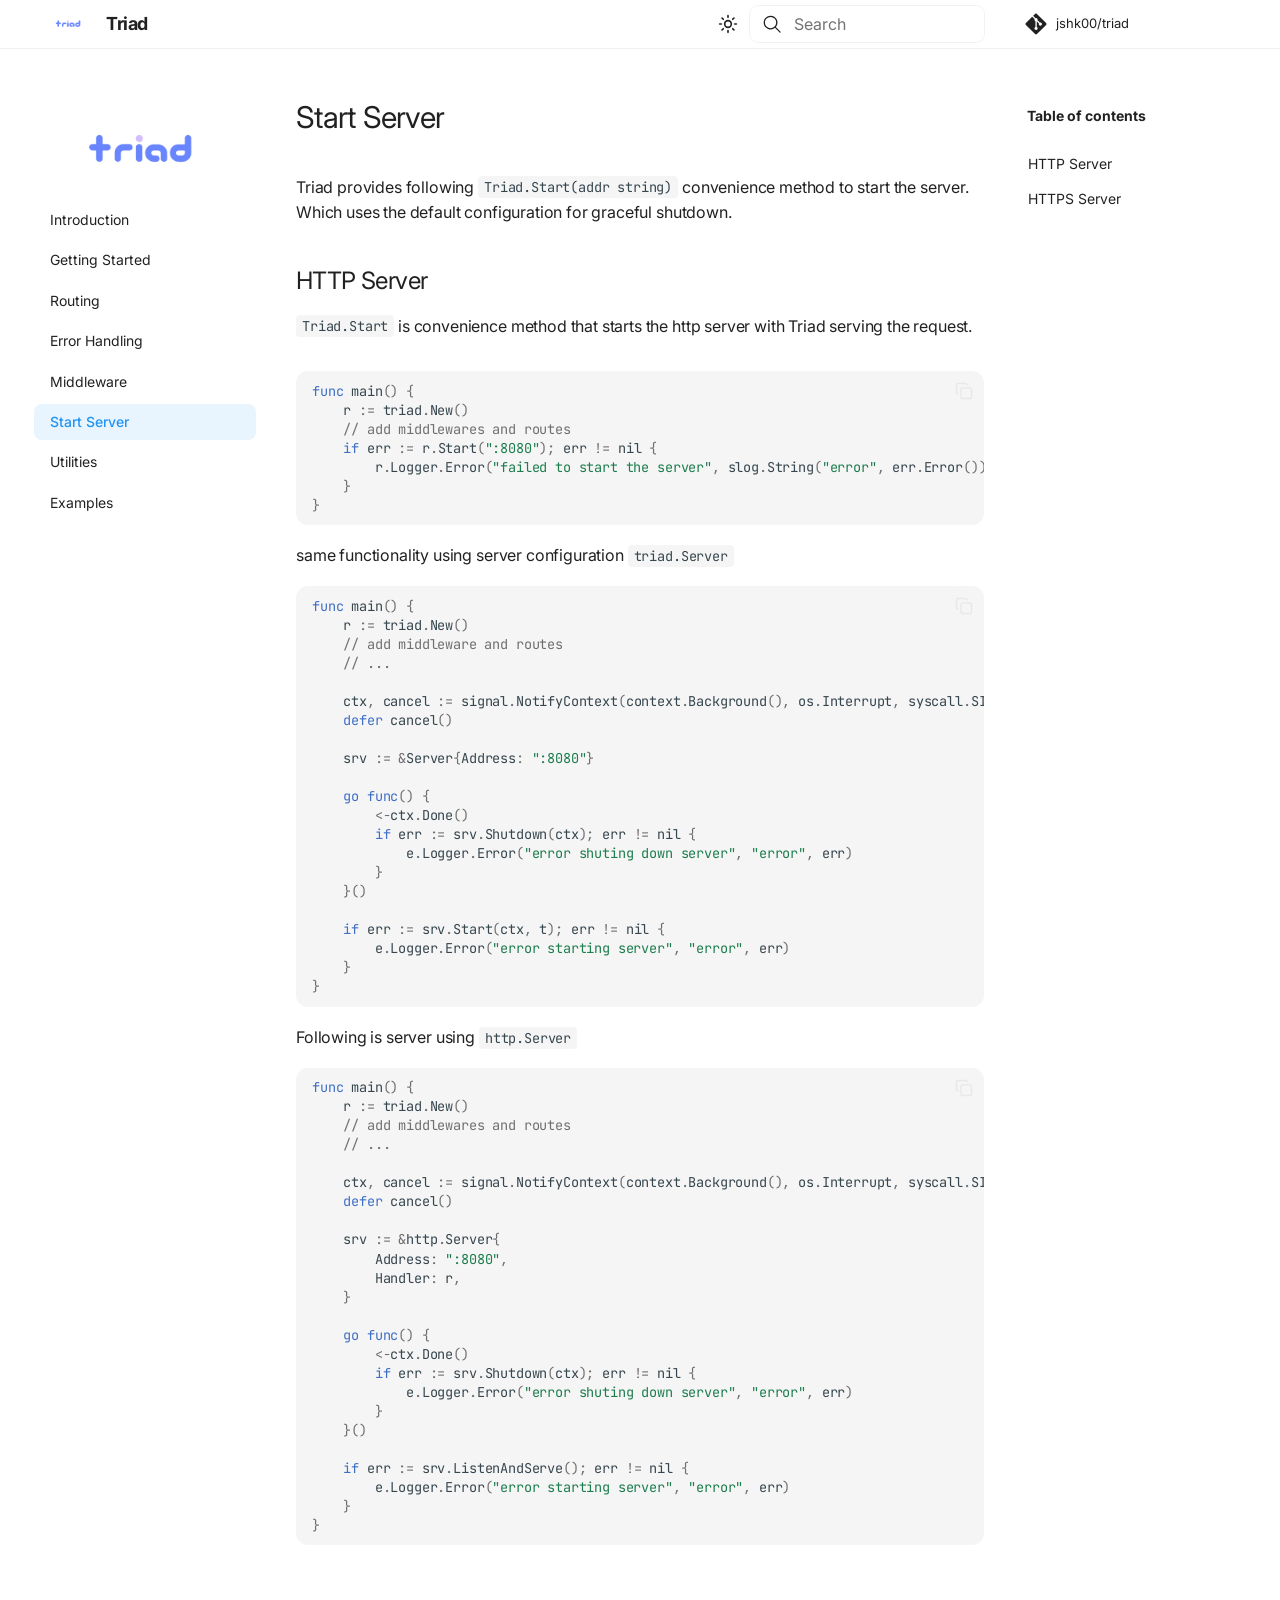
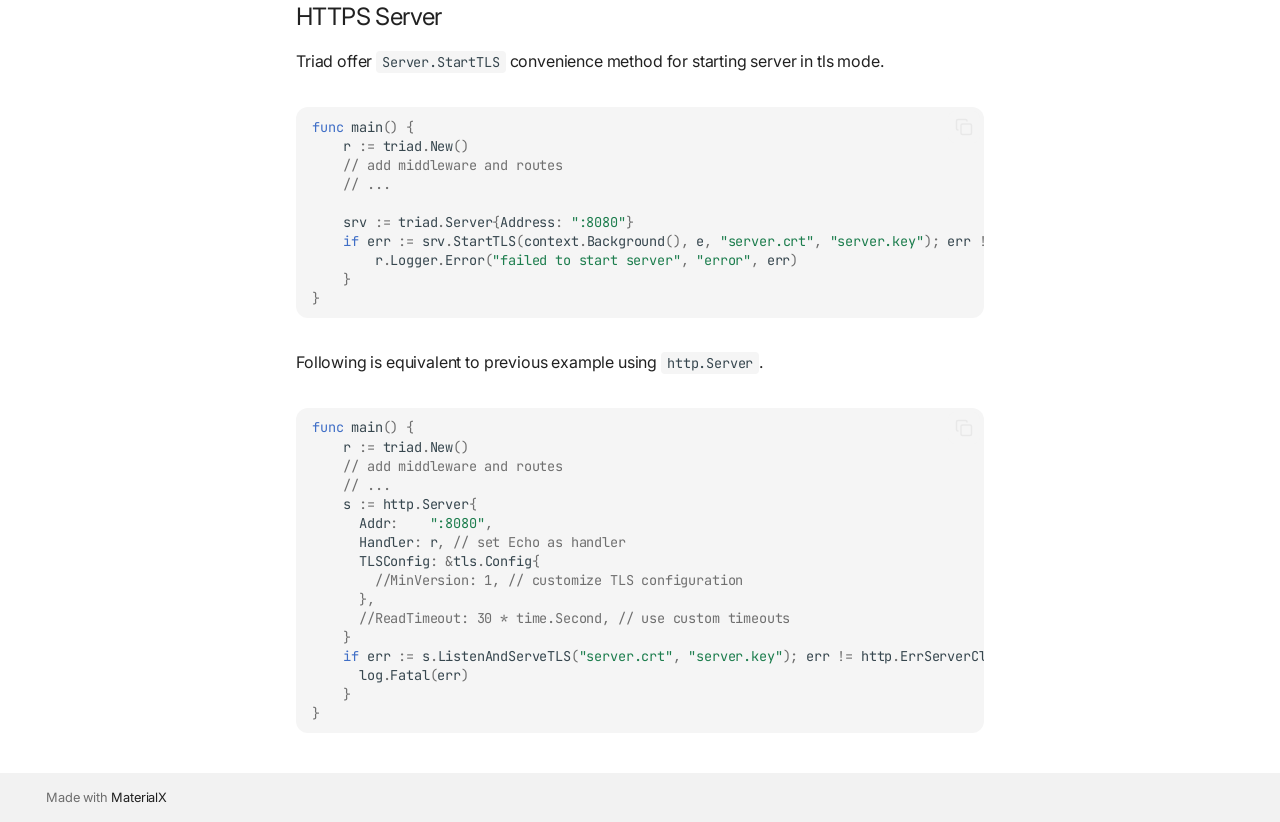
<file: start-server/index.html>
<!DOCTYPE html><html lang="en" class="no-js"><head>
    
      <meta charset="utf-8">
      <meta name="viewport" content="width=device-width,initial-scale=1">
      
      
        <meta name="author" content="Jayesh">
      
      
        <link rel="canonical" href="https://jshk00.github.io/triad/start-server/">
      
      
        <link rel="prev" href="../middlewares/">
      
      
        <link rel="next" href="../utilities/">
      
      
        
      
      
      
      
        
        
        
          <link rel="icon" href="../assets/triad.png">
        
      
      <meta name="generator" content="mkdocs-ProperDocs 1.6.7, mkdocs-materialx-10.1.8">
    
    
      
        <title>Start Server - Triad</title>
      
    
    
      <link rel="stylesheet" href="../assets/stylesheets/main.314bbef5.min.css">
      
        
        <link rel="stylesheet" href="../assets/stylesheets/palette.a45159b5.min.css">
      
    
    

  
  
    
    
      
      
    
    
    
    
  
    
    
      
      
    
    
    
    
  
    
    
      
      
    
    
    
    
  
    
    
      
      
    
    
    
    
  
    
    
      
      
    
    
    
    
  
    
    
      
      
    
    
    
    
  
    
    
      
      
    
    
    
    
  
    
    
      
      
    
    
    
    
  
    
    
      
      
    
    
    
    
  
    
    
      
      
    
    
    
    
  
  
  <style>:root{--md-admonition-icon--note:url('data:image/svg+xml;charset=utf-8,%3Csvg%20xmlns%3D%22http%3A//www.w3.org/2000/svg%22%20viewBox%3D%220%200%2016%2016%22%3E%3Cpath%20d%3D%22M1%207.775V2.75C1%201.784%201.784%201%202.75%201h5.025c.464%200%20.91.184%201.238.513l6.25%206.25a1.75%201.75%200%200%201%200%202.474l-5.026%205.026a1.75%201.75%200%200%201-2.474%200l-6.25-6.25A1.75%201.75%200%200%201%201%207.775m1.5%200c0%20.066.026.13.073.177l6.25%206.25a.25.25%200%200%200%20.354%200l5.025-5.025a.25.25%200%200%200%200-.354l-6.25-6.25a.25.25%200%200%200-.177-.073H2.75a.25.25%200%200%200-.25.25ZM6%205a1%201%200%201%201%200%202%201%201%200%200%201%200-2%22/%3E%3C/svg%3E');--md-admonition-icon--abstract:url('data:image/svg+xml;charset=utf-8,%3Csvg%20xmlns%3D%22http%3A//www.w3.org/2000/svg%22%20viewBox%3D%220%200%2016%2016%22%3E%3Cpath%20d%3D%22M2.5%201.75v11.5c0%20.138.112.25.25.25h3.17a.75.75%200%200%201%200%201.5H2.75A1.75%201.75%200%200%201%201%2013.25V1.75C1%20.784%201.784%200%202.75%200h8.5C12.216%200%2013%20.784%2013%201.75v7.736a.75.75%200%200%201-1.5%200V1.75a.25.25%200%200%200-.25-.25h-8.5a.25.25%200%200%200-.25.25m13.274%209.537zl-4.557%204.45a.75.75%200%200%201-1.055-.008l-1.943-1.95a.75.75%200%200%201%201.062-1.058l1.419%201.425%204.026-3.932a.75.75%200%201%201%201.048%201.074M4.75%204h4.5a.75.75%200%200%201%200%201.5h-4.5a.75.75%200%200%201%200-1.5M4%207.75A.75.75%200%200%201%204.75%207h2a.75.75%200%200%201%200%201.5h-2A.75.75%200%200%201%204%207.75%22/%3E%3C/svg%3E');--md-admonition-icon--info:url('data:image/svg+xml;charset=utf-8,%3Csvg%20xmlns%3D%22http%3A//www.w3.org/2000/svg%22%20viewBox%3D%220%200%2016%2016%22%3E%3Cpath%20d%3D%22M0%208a8%208%200%201%201%2016%200A8%208%200%200%201%200%208m8-6.5a6.5%206.5%200%201%200%200%2013%206.5%206.5%200%200%200%200-13M6.5%207.75A.75.75%200%200%201%207.25%207h1a.75.75%200%200%201%20.75.75v2.75h.25a.75.75%200%200%201%200%201.5h-2a.75.75%200%200%201%200-1.5h.25v-2h-.25a.75.75%200%200%201-.75-.75M8%206a1%201%200%201%201%200-2%201%201%200%200%201%200%202%22/%3E%3C/svg%3E');--md-admonition-icon--success:url('data:image/svg+xml;charset=utf-8,%3Csvg%20xmlns%3D%22http%3A//www.w3.org/2000/svg%22%20viewBox%3D%220%200%2016%2016%22%3E%3Cpath%20d%3D%22M13.78%204.22a.75.75%200%200%201%200%201.06l-7.25%207.25a.75.75%200%200%201-1.06%200L2.22%209.28a.75.75%200%200%201%20.018-1.042.75.75%200%200%201%201.042-.018L6%2010.94l6.72-6.72a.75.75%200%200%201%201.06%200%22/%3E%3C/svg%3E');--md-admonition-icon--question:url('data:image/svg+xml;charset=utf-8,%3Csvg%20xmlns%3D%22http%3A//www.w3.org/2000/svg%22%20viewBox%3D%220%200%2016%2016%22%3E%3Cpath%20d%3D%22M0%208a8%208%200%201%201%2016%200A8%208%200%200%201%200%208m8-6.5a6.5%206.5%200%201%200%200%2013%206.5%206.5%200%200%200%200-13M6.92%206.085h.001a.749.749%200%201%201-1.342-.67c.169-.339.436-.701.849-.977C6.845%204.16%207.369%204%208%204a2.76%202.76%200%200%201%201.637.525c.503.377.863.965.863%201.725%200%20.448-.115.83-.329%201.15-.205.307-.47.513-.692.662-.109.072-.22.138-.313.195l-.006.004a6%206%200%200%200-.26.16%201%201%200%200%200-.276.245.75.75%200%200%201-1.248-.832c.184-.264.42-.489.692-.661q.154-.1.313-.195l.007-.004c.1-.061.182-.11.258-.161a1%201%200%200%200%20.277-.245C8.96%206.514%209%206.427%209%206.25a.61.61%200%200%200-.262-.525A1.27%201.27%200%200%200%208%205.5c-.369%200-.595.09-.74.187a1%201%200%200%200-.34.398M9%2011a1%201%200%201%201-2%200%201%201%200%200%201%202%200%22/%3E%3C/svg%3E');--md-admonition-icon--warning:url('data:image/svg+xml;charset=utf-8,%3Csvg%20xmlns%3D%22http%3A//www.w3.org/2000/svg%22%20viewBox%3D%220%200%2016%2016%22%3E%3Cpath%20d%3D%22M6.457%201.047c.659-1.234%202.427-1.234%203.086%200l6.082%2011.378A1.75%201.75%200%200%201%2014.082%2015H1.918a1.75%201.75%200%200%201-1.543-2.575Zm1.763.707a.25.25%200%200%200-.44%200L1.698%2013.132a.25.25%200%200%200%20.22.368h12.164a.25.25%200%200%200%20.22-.368Zm.53%203.996v2.5a.75.75%200%200%201-1.5%200v-2.5a.75.75%200%200%201%201.5%200M9%2011a1%201%200%201%201-2%200%201%201%200%200%201%202%200%22/%3E%3C/svg%3E');--md-admonition-icon--failure:url('data:image/svg+xml;charset=utf-8,%3Csvg%20xmlns%3D%22http%3A//www.w3.org/2000/svg%22%20viewBox%3D%220%200%2016%2016%22%3E%3Cpath%20d%3D%22M2.344%202.343za8%208%200%200%201%2011.314%2011.314A8.002%208.002%200%200%201%20.234%2010.089a8%208%200%200%201%202.11-7.746m1.06%2010.253a6.5%206.5%200%201%200%209.108-9.275%206.5%206.5%200%200%200-9.108%209.275M6.03%204.97%208%206.94l1.97-1.97a.749.749%200%200%201%201.275.326.75.75%200%200%201-.215.734L9.06%208l1.97%201.97a.749.749%200%200%201-.326%201.275.75.75%200%200%201-.734-.215L8%209.06l-1.97%201.97a.749.749%200%200%201-1.275-.326.75.75%200%200%201%20.215-.734L6.94%208%204.97%206.03a.75.75%200%200%201%20.018-1.042.75.75%200%200%201%201.042-.018%22/%3E%3C/svg%3E');--md-admonition-icon--danger:url('data:image/svg+xml;charset=utf-8,%3Csvg%20xmlns%3D%22http%3A//www.w3.org/2000/svg%22%20viewBox%3D%220%200%2016%2016%22%3E%3Cpath%20d%3D%22M9.504.43a1.516%201.516%200%200%201%202.437%201.713L10.415%205.5h2.123c1.57%200%202.346%201.909%201.22%203.004l-7.34%207.142a1.25%201.25%200%200%201-.871.354h-.302a1.25%201.25%200%200%201-1.157-1.723L5.633%2010.5H3.462c-1.57%200-2.346-1.909-1.22-3.004zm1.047%201.074L3.286%208.571A.25.25%200%200%200%203.462%209H6.75a.75.75%200%200%201%20.694%201.034l-1.713%204.188%206.982-6.793A.25.25%200%200%200%2012.538%207H9.25a.75.75%200%200%201-.683-1.06l2.008-4.418.003-.006-.004-.009-.006-.006-.008-.001q-.005%200-.009.004%22/%3E%3C/svg%3E');--md-admonition-icon--bug:url('data:image/svg+xml;charset=utf-8,%3Csvg%20xmlns%3D%22http%3A//www.w3.org/2000/svg%22%20viewBox%3D%220%200%2016%2016%22%3E%3Cpath%20d%3D%22M4.72.22a.75.75%200%200%201%201.06%200l1%20.999a3.5%203.5%200%200%201%202.441%200l.999-1a.748.748%200%200%201%201.265.332.75.75%200%200%201-.205.729l-.775.776c.616.63.995%201.493.995%202.444v.327q0%20.15-.025.292c.408.14.764.392%201.029.722l1.968-.787a.75.75%200%200%201%20.556%201.392L13%207.258V9h2.25a.75.75%200%200%201%200%201.5H13v.5q-.002.615-.141%201.186l2.17.868a.75.75%200%200%201-.557%201.392l-2.184-.873A5%205%200%200%201%208%2016a5%205%200%200%201-4.288-2.427l-2.183.873a.75.75%200%200%201-.558-1.392l2.17-.868A5%205%200%200%201%203%2011v-.5H.75a.75.75%200%200%201%200-1.5H3V7.258L.971%206.446a.75.75%200%200%201%20.558-1.392l1.967.787c.265-.33.62-.583%201.03-.722a1.7%201.7%200%200%201-.026-.292V4.5c0-.951.38-1.814.995-2.444L4.72%201.28a.75.75%200%200%201%200-1.06m.53%206.28a.75.75%200%200%200-.75.75V11a3.5%203.5%200%201%200%207%200V7.25a.75.75%200%200%200-.75-.75ZM6.173%205h3.654A.17.17%200%200%200%2010%204.827V4.5a2%202%200%201%200-4%200v.327c0%20.096.077.173.173.173%22/%3E%3C/svg%3E');--md-admonition-icon--quote:url('data:image/svg+xml;charset=utf-8,%3Csvg%20xmlns%3D%22http%3A//www.w3.org/2000/svg%22%20viewBox%3D%220%200%2016%2016%22%3E%3Cpath%20d%3D%22M1.75%202.5h10.5a.75.75%200%200%201%200%201.5H1.75a.75.75%200%200%201%200-1.5m4%205h8.5a.75.75%200%200%201%200%201.5h-8.5a.75.75%200%200%201%200-1.5m0%205h8.5a.75.75%200%200%201%200%201.5h-8.5a.75.75%200%200%201%200-1.5M2.5%207.75v6a.75.75%200%200%201-1.5%200v-6a.75.75%200%200%201%201.5%200%22/%3E%3C/svg%3E');}</style>

    

    
      
    
    
      
        
        
        <link rel="preconnect" href="https://fonts.gstatic.com" crossorigin="">
        <link rel="stylesheet" href="https://fonts.googleapis.com/css?family=Inter:300,300i,400,400i,700,700i%7CJetBrains+Mono:400,400i,700,700i&amp;display=fallback">
        <style>:root{--md-text-font:"Inter";--md-code-font:"JetBrains Mono"}</style>
      
    
    
      <link rel="stylesheet" href="../stylesheet/style.css">
    
    <script>__md_scope=new URL("..",location),__md_hash=e=>[...e].reduce(((e,_)=>(e<<5)-e+_.charCodeAt(0)),0),__md_get=(e,_=localStorage,t=__md_scope)=>JSON.parse(_.getItem(t.pathname+"."+e)),__md_set=(e,_,t=localStorage,a=__md_scope)=>{try{t.setItem(a.pathname+"."+e,JSON.stringify(_))}catch(e){}}</script>
    
      

    
    
  <link href="../assets/stylesheets/glightbox.min.css" rel="stylesheet"><script src="../assets/javascripts/glightbox.min.js"></script><style id="glightbox-style">
            html.glightbox-open { overflow: initial; height: 100%; }
            .gslide-title { margin-top: 0px; user-select: text; }
            .gslide-desc { color: #666; user-select: text; }
            .gslide-image img { background: white; }
        </style></head>
  
  
  
  
    
    
      
    
    
    
    
    <body dir="ltr" data-md-color-scheme="default" data-md-color-primary="blue" data-md-color-accent="light-blue" data-mx-topbar="glass">
  
    
    <input class="md-toggle" data-md-toggle="drawer" type="checkbox" id="__drawer" autocomplete="off">
    <input class="md-toggle" data-md-toggle="toc" type="checkbox" id="__toc" autocomplete="off">
    <input class="md-toggle" data-md-toggle="search" type="checkbox" id="__search" autocomplete="off">
    <label class="md-overlay" for="__drawer"></label>
    <label class="md-overlay" for="__toc"></label>
    <div data-md-component="skip">
      
        
        <a href="#http-server" class="md-skip">
          Skip to content
        </a>
      
    </div>
    <div data-md-component="announce">
      
    </div>
    
    
      

  

<header class="md-header md-header--shadow" data-md-component="header">
  <nav class="md-header__inner md-grid" aria-label="Header">
    <a href=".." title="Triad" class="md-header__button md-logo" aria-label="Triad" data-md-component="logo">
      
  <img src="../assets/triad.png" alt="logo">

    </a>
    <label class="md-header__button md-icon" for="__drawer">
      
      <svg xmlns="http://www.w3.org/2000/svg" viewBox="0 0 24 24"><path d="M3 6h18v2H3zm0 5h18v2H3zm0 5h18v2H3z"></path></svg>
    </label>
    <div class="md-header__title" data-md-component="header-title">
      <div class="md-header__ellipsis">
        <div class="md-header__topic">
          <span class="md-ellipsis">
            Triad
          </span>
        </div>
        <div class="md-header__topic" data-md-component="header-topic">
          <span class="md-ellipsis">
            
              Start Server
            
          </span>
        </div>
      </div>
    </div>
    
      
        <form class="md-header__option" data-md-component="palette">
  
    
    
    
    <input class="md-option" data-md-color-media="(prefers-color-scheme: light)" data-md-color-scheme="default" data-md-color-primary="blue" data-md-color-accent="light-blue" aria-label="Switch to dark mode" type="radio" name="__palette" id="__palette_0">
    
      <label class="md-header__button md-icon" title="Switch to dark mode" for="__palette_1" hidden="">
        <svg xmlns="http://www.w3.org/2000/svg" fill="none" stroke="currentColor" stroke-linecap="round" stroke-linejoin="round" stroke-width="2" class="lucide lucide-sun" viewBox="0 0 24 24"><circle cx="12" cy="12" r="4"></circle><path d="M12 2v2M12 20v2M4.93 4.93l1.41 1.41M17.66 17.66l1.41 1.41M2 12h2M20 12h2M6.34 17.66l-1.41 1.41M19.07 4.93l-1.41 1.41"></path></svg>
      </label>
    
  
    
    
    
    <input class="md-option" data-md-color-media="(prefers-color-scheme: dark)" data-md-color-scheme="slate" data-md-color-primary="cyan" data-md-color-accent="cyan" aria-label="Switch to light mode" type="radio" name="__palette" id="__palette_1">
    
      <label class="md-header__button md-icon" title="Switch to light mode" for="__palette_0" hidden="">
        <svg xmlns="http://www.w3.org/2000/svg" fill="none" stroke="currentColor" stroke-linecap="round" stroke-linejoin="round" stroke-width="2" class="lucide lucide-moon" viewBox="0 0 24 24"><path d="M20.985 12.486a9 9 0 1 1-9.473-9.472c.405-.022.617.46.402.803a6 6 0 0 0 8.268 8.268c.344-.215.825-.004.803.401"></path></svg>
      </label>
    
  
</form>
      
    
    
      <script>var palette=__md_get("__palette");if(palette&&palette.color){if("(prefers-color-scheme)"===palette.color.media){var media=matchMedia("(prefers-color-scheme: light)"),input=document.querySelector(media.matches?"[data-md-color-media='(prefers-color-scheme: light)']":"[data-md-color-media='(prefers-color-scheme: dark)']");palette.color.media=input.getAttribute("data-md-color-media"),palette.color.scheme=input.getAttribute("data-md-color-scheme"),palette.color.primary=input.getAttribute("data-md-color-primary"),palette.color.accent=input.getAttribute("data-md-color-accent")}for(var[key,value]of Object.entries(palette.color))document.body.setAttribute("data-md-color-"+key,value)}</script>
    
    
    
      
      
        <label class="md-header__button md-icon" for="__search">
          
          <svg xmlns="http://www.w3.org/2000/svg" viewBox="0 0 24 24"><path d="M10.25 2a8.25 8.25 0 0 1 6.34 13.53l5.69 5.69a.749.749 0 0 1-.326 1.275.75.75 0 0 1-.734-.215l-5.69-5.69A8.25 8.25 0 1 1 10.25 2M3.5 10.25a6.75 6.75 0 1 0 13.5 0 6.75 6.75 0 0 0-13.5 0"></path></svg>
        </label>
        <div class="md-search" data-md-component="search" role="dialog">
  <label class="md-search__overlay" for="__search"></label>
  <div class="md-search__inner" role="search">
    <form class="md-search__form" name="search">
      <input type="text" class="md-search__input" name="query" aria-label="Search" placeholder="Search" autocapitalize="off" autocorrect="off" autocomplete="off" spellcheck="false" data-md-component="search-query" required="">
      <label class="md-search__icon md-icon" for="__search">
        
        <svg xmlns="http://www.w3.org/2000/svg" viewBox="0 0 24 24"><path d="M10.25 2a8.25 8.25 0 0 1 6.34 13.53l5.69 5.69a.749.749 0 0 1-.326 1.275.75.75 0 0 1-.734-.215l-5.69-5.69A8.25 8.25 0 1 1 10.25 2M3.5 10.25a6.75 6.75 0 1 0 13.5 0 6.75 6.75 0 0 0-13.5 0"></path></svg>
        
        <svg xmlns="http://www.w3.org/2000/svg" viewBox="0 0 24 24"><path d="M20 11v2H8l5.5 5.5-1.42 1.42L4.16 12l7.92-7.92L13.5 5.5 8 11z"></path></svg>
      </label>
      <nav class="md-search__options" aria-label="Search">
        
        <button type="reset" class="md-search__icon md-icon" title="Clear" aria-label="Clear" tabindex="-1">
          
          <svg xmlns="http://www.w3.org/2000/svg" viewBox="0 0 24 24"><path d="M19 6.41 17.59 5 12 10.59 6.41 5 5 6.41 10.59 12 5 17.59 6.41 19 12 13.41 17.59 19 19 17.59 13.41 12z"></path></svg>
        </button>
      </nav>
      
    </form>
    <div class="md-search__output">
      <div class="md-search__scrollwrap" tabindex="0">
        <div class="md-search-result" data-md-component="search-result">
          <div class="md-search-result__meta">
            Initializing search
          </div>
          <ol class="md-search-result__list" role="presentation"></ol>
        </div>
      </div>
    </div>
  </div>
</div>
      
    
    
      <div class="md-header__source">
        <a href="https://github.com/jshk00/triad" title="Go to repository" class="md-source" data-md-component="source">
  <div class="md-source__icon md-icon">
    
    <svg xmlns="http://www.w3.org/2000/svg" viewBox="0 0 448 512"><!--! Font Awesome Free 7.1.0 by @fontawesome - https://fontawesome.com License - https://fontawesome.com/license/free (Icons: CC BY 4.0, Fonts: SIL OFL 1.1, Code: MIT License) Copyright 2025 Fonticons, Inc.--><path d="M439.6 236.1 244 40.5c-5.4-5.5-12.8-8.5-20.4-8.5s-15 3-20.4 8.4L162.5 81l51.5 51.5c27.1-9.1 52.7 16.8 43.4 43.7l49.7 49.7c34.2-11.8 61.2 31 35.5 56.7-26.5 26.5-70.2-2.9-56-37.3L240.3 199v121.9c25.3 12.5 22.3 41.8 9.1 55-6.4 6.4-15.2 10.1-24.3 10.1s-17.8-3.6-24.3-10.1c-17.6-17.6-11.1-46.9 11.2-56v-123c-20.8-8.5-24.6-30.7-18.6-45L142.6 101 8.5 235.1C3 240.6 0 247.9 0 255.5s3 15 8.5 20.4l195.6 195.7c5.4 5.4 12.7 8.4 20.4 8.4s15-3 20.4-8.4l194.7-194.7c5.4-5.4 8.4-12.8 8.4-20.4s-3-15-8.4-20.4"></path></svg>
  </div>
  <div class="md-source__repository">
    jshk00/triad
  </div>
</a>
      </div>
    
  </nav>
  
</header>
    
    <div class="md-container" data-md-component="container">
      
      
        
          
        
      
      <main class="md-main" data-md-component="main">
        <div class="md-main__inner md-grid">
          
            
              
              <div class="md-sidebar md-sidebar--primary" data-md-component="sidebar" data-md-type="navigation">
                <div class="md-sidebar__scrollwrap">
                  <div class="md-sidebar__inner">
                    



<nav class="md-nav md-nav--primary" aria-label="Navigation" data-md-level="0">
  <label class="md-nav__title" for="__drawer">
    <a href=".." title="Triad" class="md-nav__button md-logo" aria-label="Triad" data-md-component="logo">
      
  <img src="../assets/triad.png" alt="logo">

    </a>
    Triad
  </label>
  
    <div class="md-nav__source">
      <a href="https://github.com/jshk00/triad" title="Go to repository" class="md-source" data-md-component="source">
  <div class="md-source__icon md-icon">
    
    <svg xmlns="http://www.w3.org/2000/svg" viewBox="0 0 448 512"><!--! Font Awesome Free 7.1.0 by @fontawesome - https://fontawesome.com License - https://fontawesome.com/license/free (Icons: CC BY 4.0, Fonts: SIL OFL 1.1, Code: MIT License) Copyright 2025 Fonticons, Inc.--><path d="M439.6 236.1 244 40.5c-5.4-5.5-12.8-8.5-20.4-8.5s-15 3-20.4 8.4L162.5 81l51.5 51.5c27.1-9.1 52.7 16.8 43.4 43.7l49.7 49.7c34.2-11.8 61.2 31 35.5 56.7-26.5 26.5-70.2-2.9-56-37.3L240.3 199v121.9c25.3 12.5 22.3 41.8 9.1 55-6.4 6.4-15.2 10.1-24.3 10.1s-17.8-3.6-24.3-10.1c-17.6-17.6-11.1-46.9 11.2-56v-123c-20.8-8.5-24.6-30.7-18.6-45L142.6 101 8.5 235.1C3 240.6 0 247.9 0 255.5s3 15 8.5 20.4l195.6 195.7c5.4 5.4 12.7 8.4 20.4 8.4s15-3 20.4-8.4l194.7-194.7c5.4-5.4 8.4-12.8 8.4-20.4s-3-15-8.4-20.4"></path></svg>
  </div>
  <div class="md-source__repository">
    jshk00/triad
  </div>
</a>
    </div>
  
  <ul class="md-nav__list">
    
      
      
  
  
  
  
    <li class="md-nav__item">
      <a href=".." class="md-nav__link">
        
  
  
  <span class="md-ellipsis">
    
  
    Introduction
  

    
  </span>
  
  

      </a>
    </li>
  

    
      
      
  
  
  
  
    <li class="md-nav__item">
      <a href="../getting-started/" class="md-nav__link">
        
  
  
  <span class="md-ellipsis">
    
  
    Getting Started
  

    
  </span>
  
  

      </a>
    </li>
  

    
      
      
  
  
  
  
    <li class="md-nav__item">
      <a href="../routing/" class="md-nav__link">
        
  
  
  <span class="md-ellipsis">
    
  
    Routing
  

    
  </span>
  
  

      </a>
    </li>
  

    
      
      
  
  
  
  
    <li class="md-nav__item">
      <a href="../error-handling/" class="md-nav__link">
        
  
  
  <span class="md-ellipsis">
    
  
    Error Handling
  

    
  </span>
  
  

      </a>
    </li>
  

    
      
      
  
  
  
  
    <li class="md-nav__item">
      <a href="../middlewares/" class="md-nav__link">
        
  
  
  <span class="md-ellipsis">
    
  
    Middleware
  

    
  </span>
  
  

      </a>
    </li>
  

    
      
      
  
  
    
  
  
  
    <li class="md-nav__item md-nav__item--active">
      
      <input class="md-nav__toggle md-toggle" type="checkbox" id="__toc">
      
      
      
        <label class="md-nav__link md-nav__link--active" for="__toc">
          
  
  
  <span class="md-ellipsis">
    
  
    Start Server
  

    
  </span>
  
  

          <span class="md-nav__icon md-icon"></span>
        </label>
      
      <a href="./" class="md-nav__link md-nav__link--active">
        
  
  
  <span class="md-ellipsis">
    
  
    Start Server
  

    
  </span>
  
  

      </a>
      
        

<nav class="md-nav md-nav--secondary" aria-label="Table of contents">
  
  
  
  
    <label class="md-nav__title" for="__toc">
      <span class="md-nav__icon md-icon"></span>
      Table of contents
    </label>
    <ul class="md-nav__list" data-md-component="toc">
      
        <li class="md-nav__item">
  <a href="#http-server" class="md-nav__link">
    <span class="md-ellipsis">
      
        HTTP Server
      
    </span>
  </a>
  
</li>
      
        <li class="md-nav__item">
  <a href="#https-server" class="md-nav__link">
    <span class="md-ellipsis">
      
        HTTPS Server
      
    </span>
  </a>
  
</li>
      
    </ul>
  
</nav>
      
    </li>
  

    
      
      
  
  
  
  
    <li class="md-nav__item">
      <a href="../utilities/" class="md-nav__link">
        
  
  
  <span class="md-ellipsis">
    
  
    Utilities
  

    
  </span>
  
  

      </a>
    </li>
  

    
      
      
  
  
  
  
    <li class="md-nav__item">
      <a href="https://github.com/jshk00/triad/tree/main/_examples" class="md-nav__link">
        
  
  
  <span class="md-ellipsis">
    
  
    Examples
  

    
  </span>
  
  

      </a>
    </li>
  

    
  </ul>
</nav>
                  </div>
                </div>
              </div>
            
            
              
              <div class="md-sidebar md-sidebar--secondary" data-md-component="sidebar" data-md-type="toc">
                <div class="md-sidebar__scrollwrap">
                  <div class="md-sidebar__inner">
                    

<nav class="md-nav md-nav--secondary" aria-label="Table of contents">
  
  
  
  
    <label class="md-nav__title" for="__toc">
      <span class="md-nav__icon md-icon"></span>
      Table of contents
    </label>
    <ul class="md-nav__list" data-md-component="toc">
      
        <li class="md-nav__item">
  <a href="#http-server" class="md-nav__link">
    <span class="md-ellipsis">
      
        HTTP Server
      
    </span>
  </a>
  
</li>
      
        <li class="md-nav__item">
  <a href="#https-server" class="md-nav__link">
    <span class="md-ellipsis">
      
        HTTPS Server
      
    </span>
  </a>
  
</li>
      
    </ul>
  
</nav>
                  </div>
                </div>
              </div>
            
          
          
            <div class="md-content" data-md-component="content">
              
                



  


              
              <article class="md-content__inner md-typeset">
                
                  
  
  


  <h1>Start Server</h1>

<p>Triad provides following <code>Triad.Start(addr string)</code> convenience method to start the server. Which uses the default configuration for graceful shutdown.</p>
<h2 id="http-server">HTTP Server</h2>
<p><code>Triad.Start</code> is convenience method that starts the http server with Triad serving the request.
</p><div class="language-go highlight"><pre><span></span><code><span id="__span-0-1"><a id="__codelineno-0-1" name="__codelineno-0-1" href="#__codelineno-0-1"></a><span class="kd">func</span><span class="w"> </span><span class="nx">main</span><span class="p">()</span><span class="w"> </span><span class="p">{</span>
</span><span id="__span-0-2"><a id="__codelineno-0-2" name="__codelineno-0-2" href="#__codelineno-0-2"></a><span class="w">    </span><span class="nx">r</span><span class="w"> </span><span class="o">:=</span><span class="w"> </span><span class="nx">triad</span><span class="p">.</span><span class="nx">New</span><span class="p">()</span>
</span><span id="__span-0-3"><a id="__codelineno-0-3" name="__codelineno-0-3" href="#__codelineno-0-3"></a><span class="w">    </span><span class="c1">// add middlewares and routes</span>
</span><span id="__span-0-4"><a id="__codelineno-0-4" name="__codelineno-0-4" href="#__codelineno-0-4"></a><span class="w">    </span><span class="k">if</span><span class="w"> </span><span class="nx">err</span><span class="w"> </span><span class="o">:=</span><span class="w"> </span><span class="nx">r</span><span class="p">.</span><span class="nx">Start</span><span class="p">(</span><span class="s">":8080"</span><span class="p">);</span><span class="w"> </span><span class="nx">err</span><span class="w"> </span><span class="o">!=</span><span class="w"> </span><span class="kc">nil</span><span class="w"> </span><span class="p">{</span>
</span><span id="__span-0-5"><a id="__codelineno-0-5" name="__codelineno-0-5" href="#__codelineno-0-5"></a><span class="w">        </span><span class="nx">r</span><span class="p">.</span><span class="nx">Logger</span><span class="p">.</span><span class="nx">Error</span><span class="p">(</span><span class="s">"failed to start the server"</span><span class="p">,</span><span class="w"> </span><span class="nx">slog</span><span class="p">.</span><span class="nx">String</span><span class="p">(</span><span class="s">"error"</span><span class="p">,</span><span class="w"> </span><span class="nx">err</span><span class="p">.</span><span class="nx">Error</span><span class="p">()))</span>
</span><span id="__span-0-6"><a id="__codelineno-0-6" name="__codelineno-0-6" href="#__codelineno-0-6"></a><span class="w">    </span><span class="p">}</span>
</span><span id="__span-0-7"><a id="__codelineno-0-7" name="__codelineno-0-7" href="#__codelineno-0-7"></a><span class="p">}</span>
</span></code></pre></div>
same functionality using server configuration <code>triad.Server</code>
<div class="language-go highlight"><pre><span></span><code><span id="__span-1-1"><a id="__codelineno-1-1" name="__codelineno-1-1" href="#__codelineno-1-1"></a><span class="kd">func</span><span class="w"> </span><span class="nx">main</span><span class="p">()</span><span class="w"> </span><span class="p">{</span>
</span><span id="__span-1-2"><a id="__codelineno-1-2" name="__codelineno-1-2" href="#__codelineno-1-2"></a><span class="w">    </span><span class="nx">r</span><span class="w"> </span><span class="o">:=</span><span class="w"> </span><span class="nx">triad</span><span class="p">.</span><span class="nx">New</span><span class="p">()</span>
</span><span id="__span-1-3"><a id="__codelineno-1-3" name="__codelineno-1-3" href="#__codelineno-1-3"></a><span class="w">    </span><span class="c1">// add middleware and routes</span>
</span><span id="__span-1-4"><a id="__codelineno-1-4" name="__codelineno-1-4" href="#__codelineno-1-4"></a><span class="w">    </span><span class="c1">// ...</span>
</span><span id="__span-1-5"><a id="__codelineno-1-5" name="__codelineno-1-5" href="#__codelineno-1-5"></a>
</span><span id="__span-1-6"><a id="__codelineno-1-6" name="__codelineno-1-6" href="#__codelineno-1-6"></a><span class="w">    </span><span class="nx">ctx</span><span class="p">,</span><span class="w"> </span><span class="nx">cancel</span><span class="w"> </span><span class="o">:=</span><span class="w"> </span><span class="nx">signal</span><span class="p">.</span><span class="nx">NotifyContext</span><span class="p">(</span><span class="nx">context</span><span class="p">.</span><span class="nx">Background</span><span class="p">(),</span><span class="w"> </span><span class="nx">os</span><span class="p">.</span><span class="nx">Interrupt</span><span class="p">,</span><span class="w"> </span><span class="nx">syscall</span><span class="p">.</span><span class="nx">SIGTERM</span><span class="p">)</span>
</span><span id="__span-1-7"><a id="__codelineno-1-7" name="__codelineno-1-7" href="#__codelineno-1-7"></a><span class="w">    </span><span class="k">defer</span><span class="w"> </span><span class="nx">cancel</span><span class="p">()</span>
</span><span id="__span-1-8"><a id="__codelineno-1-8" name="__codelineno-1-8" href="#__codelineno-1-8"></a>
</span><span id="__span-1-9"><a id="__codelineno-1-9" name="__codelineno-1-9" href="#__codelineno-1-9"></a><span class="w">    </span><span class="nx">srv</span><span class="w"> </span><span class="o">:=</span><span class="w"> </span><span class="o">&amp;</span><span class="nx">Server</span><span class="p">{</span><span class="nx">Address</span><span class="p">:</span><span class="w"> </span><span class="s">":8080"</span><span class="p">}</span>
</span><span id="__span-1-10"><a id="__codelineno-1-10" name="__codelineno-1-10" href="#__codelineno-1-10"></a>
</span><span id="__span-1-11"><a id="__codelineno-1-11" name="__codelineno-1-11" href="#__codelineno-1-11"></a><span class="w">    </span><span class="k">go</span><span class="w"> </span><span class="kd">func</span><span class="p">()</span><span class="w"> </span><span class="p">{</span>
</span><span id="__span-1-12"><a id="__codelineno-1-12" name="__codelineno-1-12" href="#__codelineno-1-12"></a><span class="w">        </span><span class="o">&lt;-</span><span class="nx">ctx</span><span class="p">.</span><span class="nx">Done</span><span class="p">()</span>
</span><span id="__span-1-13"><a id="__codelineno-1-13" name="__codelineno-1-13" href="#__codelineno-1-13"></a><span class="w">        </span><span class="k">if</span><span class="w"> </span><span class="nx">err</span><span class="w"> </span><span class="o">:=</span><span class="w"> </span><span class="nx">srv</span><span class="p">.</span><span class="nx">Shutdown</span><span class="p">(</span><span class="nx">ctx</span><span class="p">);</span><span class="w"> </span><span class="nx">err</span><span class="w"> </span><span class="o">!=</span><span class="w"> </span><span class="kc">nil</span><span class="w"> </span><span class="p">{</span>
</span><span id="__span-1-14"><a id="__codelineno-1-14" name="__codelineno-1-14" href="#__codelineno-1-14"></a><span class="w">            </span><span class="nx">e</span><span class="p">.</span><span class="nx">Logger</span><span class="p">.</span><span class="nx">Error</span><span class="p">(</span><span class="s">"error shuting down server"</span><span class="p">,</span><span class="w"> </span><span class="s">"error"</span><span class="p">,</span><span class="w"> </span><span class="nx">err</span><span class="p">)</span>
</span><span id="__span-1-15"><a id="__codelineno-1-15" name="__codelineno-1-15" href="#__codelineno-1-15"></a><span class="w">        </span><span class="p">}</span>
</span><span id="__span-1-16"><a id="__codelineno-1-16" name="__codelineno-1-16" href="#__codelineno-1-16"></a><span class="w">    </span><span class="p">}()</span>
</span><span id="__span-1-17"><a id="__codelineno-1-17" name="__codelineno-1-17" href="#__codelineno-1-17"></a>
</span><span id="__span-1-18"><a id="__codelineno-1-18" name="__codelineno-1-18" href="#__codelineno-1-18"></a><span class="w">    </span><span class="k">if</span><span class="w"> </span><span class="nx">err</span><span class="w"> </span><span class="o">:=</span><span class="w"> </span><span class="nx">srv</span><span class="p">.</span><span class="nx">Start</span><span class="p">(</span><span class="nx">ctx</span><span class="p">,</span><span class="w"> </span><span class="nx">t</span><span class="p">);</span><span class="w"> </span><span class="nx">err</span><span class="w"> </span><span class="o">!=</span><span class="w"> </span><span class="kc">nil</span><span class="w"> </span><span class="p">{</span>
</span><span id="__span-1-19"><a id="__codelineno-1-19" name="__codelineno-1-19" href="#__codelineno-1-19"></a><span class="w">        </span><span class="nx">e</span><span class="p">.</span><span class="nx">Logger</span><span class="p">.</span><span class="nx">Error</span><span class="p">(</span><span class="s">"error starting server"</span><span class="p">,</span><span class="w"> </span><span class="s">"error"</span><span class="p">,</span><span class="w"> </span><span class="nx">err</span><span class="p">)</span>
</span><span id="__span-1-20"><a id="__codelineno-1-20" name="__codelineno-1-20" href="#__codelineno-1-20"></a><span class="w">    </span><span class="p">}</span>
</span><span id="__span-1-21"><a id="__codelineno-1-21" name="__codelineno-1-21" href="#__codelineno-1-21"></a><span class="p">}</span>
</span></code></pre></div>
Following is server using <code>http.Server</code>
<div class="language-go highlight"><pre><span></span><code><span id="__span-2-1"><a id="__codelineno-2-1" name="__codelineno-2-1" href="#__codelineno-2-1"></a><span class="kd">func</span><span class="w"> </span><span class="nx">main</span><span class="p">()</span><span class="w"> </span><span class="p">{</span>
</span><span id="__span-2-2"><a id="__codelineno-2-2" name="__codelineno-2-2" href="#__codelineno-2-2"></a><span class="w">    </span><span class="nx">r</span><span class="w"> </span><span class="o">:=</span><span class="w"> </span><span class="nx">triad</span><span class="p">.</span><span class="nx">New</span><span class="p">()</span>
</span><span id="__span-2-3"><a id="__codelineno-2-3" name="__codelineno-2-3" href="#__codelineno-2-3"></a><span class="w">    </span><span class="c1">// add middlewares and routes</span>
</span><span id="__span-2-4"><a id="__codelineno-2-4" name="__codelineno-2-4" href="#__codelineno-2-4"></a><span class="w">    </span><span class="c1">// ...</span>
</span><span id="__span-2-5"><a id="__codelineno-2-5" name="__codelineno-2-5" href="#__codelineno-2-5"></a>
</span><span id="__span-2-6"><a id="__codelineno-2-6" name="__codelineno-2-6" href="#__codelineno-2-6"></a><span class="w">    </span><span class="nx">ctx</span><span class="p">,</span><span class="w"> </span><span class="nx">cancel</span><span class="w"> </span><span class="o">:=</span><span class="w"> </span><span class="nx">signal</span><span class="p">.</span><span class="nx">NotifyContext</span><span class="p">(</span><span class="nx">context</span><span class="p">.</span><span class="nx">Background</span><span class="p">(),</span><span class="w"> </span><span class="nx">os</span><span class="p">.</span><span class="nx">Interrupt</span><span class="p">,</span><span class="w"> </span><span class="nx">syscall</span><span class="p">.</span><span class="nx">SIGTERM</span><span class="p">)</span>
</span><span id="__span-2-7"><a id="__codelineno-2-7" name="__codelineno-2-7" href="#__codelineno-2-7"></a><span class="w">    </span><span class="k">defer</span><span class="w"> </span><span class="nx">cancel</span><span class="p">()</span>
</span><span id="__span-2-8"><a id="__codelineno-2-8" name="__codelineno-2-8" href="#__codelineno-2-8"></a>
</span><span id="__span-2-9"><a id="__codelineno-2-9" name="__codelineno-2-9" href="#__codelineno-2-9"></a><span class="w">    </span><span class="nx">srv</span><span class="w"> </span><span class="o">:=</span><span class="w"> </span><span class="o">&amp;</span><span class="nx">http</span><span class="p">.</span><span class="nx">Server</span><span class="p">{</span>
</span><span id="__span-2-10"><a id="__codelineno-2-10" name="__codelineno-2-10" href="#__codelineno-2-10"></a><span class="w">        </span><span class="nx">Address</span><span class="p">:</span><span class="w"> </span><span class="s">":8080"</span><span class="p">,</span>
</span><span id="__span-2-11"><a id="__codelineno-2-11" name="__codelineno-2-11" href="#__codelineno-2-11"></a><span class="w">        </span><span class="nx">Handler</span><span class="p">:</span><span class="w"> </span><span class="nx">r</span><span class="p">,</span>
</span><span id="__span-2-12"><a id="__codelineno-2-12" name="__codelineno-2-12" href="#__codelineno-2-12"></a><span class="w">    </span><span class="p">}</span>
</span><span id="__span-2-13"><a id="__codelineno-2-13" name="__codelineno-2-13" href="#__codelineno-2-13"></a>
</span><span id="__span-2-14"><a id="__codelineno-2-14" name="__codelineno-2-14" href="#__codelineno-2-14"></a><span class="w">    </span><span class="k">go</span><span class="w"> </span><span class="kd">func</span><span class="p">()</span><span class="w"> </span><span class="p">{</span>
</span><span id="__span-2-15"><a id="__codelineno-2-15" name="__codelineno-2-15" href="#__codelineno-2-15"></a><span class="w">        </span><span class="o">&lt;-</span><span class="nx">ctx</span><span class="p">.</span><span class="nx">Done</span><span class="p">()</span>
</span><span id="__span-2-16"><a id="__codelineno-2-16" name="__codelineno-2-16" href="#__codelineno-2-16"></a><span class="w">        </span><span class="k">if</span><span class="w"> </span><span class="nx">err</span><span class="w"> </span><span class="o">:=</span><span class="w"> </span><span class="nx">srv</span><span class="p">.</span><span class="nx">Shutdown</span><span class="p">(</span><span class="nx">ctx</span><span class="p">);</span><span class="w"> </span><span class="nx">err</span><span class="w"> </span><span class="o">!=</span><span class="w"> </span><span class="kc">nil</span><span class="w"> </span><span class="p">{</span>
</span><span id="__span-2-17"><a id="__codelineno-2-17" name="__codelineno-2-17" href="#__codelineno-2-17"></a><span class="w">            </span><span class="nx">e</span><span class="p">.</span><span class="nx">Logger</span><span class="p">.</span><span class="nx">Error</span><span class="p">(</span><span class="s">"error shuting down server"</span><span class="p">,</span><span class="w"> </span><span class="s">"error"</span><span class="p">,</span><span class="w"> </span><span class="nx">err</span><span class="p">)</span>
</span><span id="__span-2-18"><a id="__codelineno-2-18" name="__codelineno-2-18" href="#__codelineno-2-18"></a><span class="w">        </span><span class="p">}</span>
</span><span id="__span-2-19"><a id="__codelineno-2-19" name="__codelineno-2-19" href="#__codelineno-2-19"></a><span class="w">    </span><span class="p">}()</span>
</span><span id="__span-2-20"><a id="__codelineno-2-20" name="__codelineno-2-20" href="#__codelineno-2-20"></a>
</span><span id="__span-2-21"><a id="__codelineno-2-21" name="__codelineno-2-21" href="#__codelineno-2-21"></a><span class="w">    </span><span class="k">if</span><span class="w"> </span><span class="nx">err</span><span class="w"> </span><span class="o">:=</span><span class="w"> </span><span class="nx">srv</span><span class="p">.</span><span class="nx">ListenAndServe</span><span class="p">();</span><span class="w"> </span><span class="nx">err</span><span class="w"> </span><span class="o">!=</span><span class="w"> </span><span class="kc">nil</span><span class="w"> </span><span class="p">{</span>
</span><span id="__span-2-22"><a id="__codelineno-2-22" name="__codelineno-2-22" href="#__codelineno-2-22"></a><span class="w">        </span><span class="nx">e</span><span class="p">.</span><span class="nx">Logger</span><span class="p">.</span><span class="nx">Error</span><span class="p">(</span><span class="s">"error starting server"</span><span class="p">,</span><span class="w"> </span><span class="s">"error"</span><span class="p">,</span><span class="w"> </span><span class="nx">err</span><span class="p">)</span>
</span><span id="__span-2-23"><a id="__codelineno-2-23" name="__codelineno-2-23" href="#__codelineno-2-23"></a><span class="w">    </span><span class="p">}</span>
</span><span id="__span-2-24"><a id="__codelineno-2-24" name="__codelineno-2-24" href="#__codelineno-2-24"></a><span class="p">}</span>
</span></code></pre></div><p></p>
<h2 id="https-server">HTTPS Server</h2>
<p>Triad offer <code>Server.StartTLS</code> convenience method for starting server in tls mode.
</p><div class="language-go highlight"><pre><span></span><code><span id="__span-3-1"><a id="__codelineno-3-1" name="__codelineno-3-1" href="#__codelineno-3-1"></a><span class="kd">func</span><span class="w"> </span><span class="nx">main</span><span class="p">()</span><span class="w"> </span><span class="p">{</span>
</span><span id="__span-3-2"><a id="__codelineno-3-2" name="__codelineno-3-2" href="#__codelineno-3-2"></a><span class="w">    </span><span class="nx">r</span><span class="w"> </span><span class="o">:=</span><span class="w"> </span><span class="nx">triad</span><span class="p">.</span><span class="nx">New</span><span class="p">()</span>
</span><span id="__span-3-3"><a id="__codelineno-3-3" name="__codelineno-3-3" href="#__codelineno-3-3"></a><span class="w">    </span><span class="c1">// add middleware and routes</span>
</span><span id="__span-3-4"><a id="__codelineno-3-4" name="__codelineno-3-4" href="#__codelineno-3-4"></a><span class="w">    </span><span class="c1">// ...</span>
</span><span id="__span-3-5"><a id="__codelineno-3-5" name="__codelineno-3-5" href="#__codelineno-3-5"></a>
</span><span id="__span-3-6"><a id="__codelineno-3-6" name="__codelineno-3-6" href="#__codelineno-3-6"></a><span class="w">    </span><span class="nx">srv</span><span class="w"> </span><span class="o">:=</span><span class="w"> </span><span class="nx">triad</span><span class="p">.</span><span class="nx">Server</span><span class="p">{</span><span class="nx">Address</span><span class="p">:</span><span class="w"> </span><span class="s">":8080"</span><span class="p">}</span>
</span><span id="__span-3-7"><a id="__codelineno-3-7" name="__codelineno-3-7" href="#__codelineno-3-7"></a><span class="w">    </span><span class="k">if</span><span class="w"> </span><span class="nx">err</span><span class="w"> </span><span class="o">:=</span><span class="w"> </span><span class="nx">srv</span><span class="p">.</span><span class="nx">StartTLS</span><span class="p">(</span><span class="nx">context</span><span class="p">.</span><span class="nx">Background</span><span class="p">(),</span><span class="w"> </span><span class="nx">e</span><span class="p">,</span><span class="w"> </span><span class="s">"server.crt"</span><span class="p">,</span><span class="w"> </span><span class="s">"server.key"</span><span class="p">);</span><span class="w"> </span><span class="nx">err</span><span class="w"> </span><span class="o">!=</span><span class="w"> </span><span class="kc">nil</span><span class="w"> </span><span class="p">{</span>
</span><span id="__span-3-8"><a id="__codelineno-3-8" name="__codelineno-3-8" href="#__codelineno-3-8"></a><span class="w">        </span><span class="nx">r</span><span class="p">.</span><span class="nx">Logger</span><span class="p">.</span><span class="nx">Error</span><span class="p">(</span><span class="s">"failed to start server"</span><span class="p">,</span><span class="w"> </span><span class="s">"error"</span><span class="p">,</span><span class="w"> </span><span class="nx">err</span><span class="p">)</span>
</span><span id="__span-3-9"><a id="__codelineno-3-9" name="__codelineno-3-9" href="#__codelineno-3-9"></a><span class="w">    </span><span class="p">}</span>
</span><span id="__span-3-10"><a id="__codelineno-3-10" name="__codelineno-3-10" href="#__codelineno-3-10"></a><span class="p">}</span>
</span></code></pre></div><p></p>
<p>Following is equivalent to previous example using <code>http.Server</code>.
</p><div class="language-go highlight"><pre><span></span><code><span id="__span-4-1"><a id="__codelineno-4-1" name="__codelineno-4-1" href="#__codelineno-4-1"></a><span class="kd">func</span><span class="w"> </span><span class="nx">main</span><span class="p">()</span><span class="w"> </span><span class="p">{</span>
</span><span id="__span-4-2"><a id="__codelineno-4-2" name="__codelineno-4-2" href="#__codelineno-4-2"></a><span class="w">    </span><span class="nx">r</span><span class="w"> </span><span class="o">:=</span><span class="w"> </span><span class="nx">triad</span><span class="p">.</span><span class="nx">New</span><span class="p">()</span>
</span><span id="__span-4-3"><a id="__codelineno-4-3" name="__codelineno-4-3" href="#__codelineno-4-3"></a><span class="w">    </span><span class="c1">// add middleware and routes</span>
</span><span id="__span-4-4"><a id="__codelineno-4-4" name="__codelineno-4-4" href="#__codelineno-4-4"></a><span class="w">    </span><span class="c1">// ...</span>
</span><span id="__span-4-5"><a id="__codelineno-4-5" name="__codelineno-4-5" href="#__codelineno-4-5"></a><span class="w">    </span><span class="nx">s</span><span class="w"> </span><span class="o">:=</span><span class="w"> </span><span class="nx">http</span><span class="p">.</span><span class="nx">Server</span><span class="p">{</span>
</span><span id="__span-4-6"><a id="__codelineno-4-6" name="__codelineno-4-6" href="#__codelineno-4-6"></a><span class="w">      </span><span class="nx">Addr</span><span class="p">:</span><span class="w">    </span><span class="s">":8080"</span><span class="p">,</span>
</span><span id="__span-4-7"><a id="__codelineno-4-7" name="__codelineno-4-7" href="#__codelineno-4-7"></a><span class="w">      </span><span class="nx">Handler</span><span class="p">:</span><span class="w"> </span><span class="nx">r</span><span class="p">,</span><span class="w"> </span><span class="c1">// set Echo as handler</span>
</span><span id="__span-4-8"><a id="__codelineno-4-8" name="__codelineno-4-8" href="#__codelineno-4-8"></a><span class="w">      </span><span class="nx">TLSConfig</span><span class="p">:</span><span class="w"> </span><span class="o">&amp;</span><span class="nx">tls</span><span class="p">.</span><span class="nx">Config</span><span class="p">{</span>
</span><span id="__span-4-9"><a id="__codelineno-4-9" name="__codelineno-4-9" href="#__codelineno-4-9"></a><span class="w">        </span><span class="c1">//MinVersion: 1, // customize TLS configuration</span>
</span><span id="__span-4-10"><a id="__codelineno-4-10" name="__codelineno-4-10" href="#__codelineno-4-10"></a><span class="w">      </span><span class="p">},</span>
</span><span id="__span-4-11"><a id="__codelineno-4-11" name="__codelineno-4-11" href="#__codelineno-4-11"></a><span class="w">      </span><span class="c1">//ReadTimeout: 30 * time.Second, // use custom timeouts</span>
</span><span id="__span-4-12"><a id="__codelineno-4-12" name="__codelineno-4-12" href="#__codelineno-4-12"></a><span class="w">    </span><span class="p">}</span>
</span><span id="__span-4-13"><a id="__codelineno-4-13" name="__codelineno-4-13" href="#__codelineno-4-13"></a><span class="w">    </span><span class="k">if</span><span class="w"> </span><span class="nx">err</span><span class="w"> </span><span class="o">:=</span><span class="w"> </span><span class="nx">s</span><span class="p">.</span><span class="nx">ListenAndServeTLS</span><span class="p">(</span><span class="s">"server.crt"</span><span class="p">,</span><span class="w"> </span><span class="s">"server.key"</span><span class="p">);</span><span class="w"> </span><span class="nx">err</span><span class="w"> </span><span class="o">!=</span><span class="w"> </span><span class="nx">http</span><span class="p">.</span><span class="nx">ErrServerClosed</span><span class="w"> </span><span class="p">{</span>
</span><span id="__span-4-14"><a id="__codelineno-4-14" name="__codelineno-4-14" href="#__codelineno-4-14"></a><span class="w">      </span><span class="nx">log</span><span class="p">.</span><span class="nx">Fatal</span><span class="p">(</span><span class="nx">err</span><span class="p">)</span>
</span><span id="__span-4-15"><a id="__codelineno-4-15" name="__codelineno-4-15" href="#__codelineno-4-15"></a><span class="w">    </span><span class="p">}</span>
</span><span id="__span-4-16"><a id="__codelineno-4-16" name="__codelineno-4-16" href="#__codelineno-4-16"></a><span class="p">}</span>
</span></code></pre></div><p></p>












                
              </article>
            </div>
          
          
  <script>var tabs=__md_get("__tabs");if(Array.isArray(tabs))e:for(var set of document.querySelectorAll(".tabbed-set")){var labels=set.querySelector(".tabbed-labels");for(var tab of tabs)for(var label of labels.getElementsByTagName("label"))if(label.innerText.trim()===tab){var input=document.getElementById(label.htmlFor);input.checked=!0;continue e}}</script>

<script>var target=document.getElementById(location.hash.slice(1));target&&target.name&&(target.checked=target.name.startsWith("__tabbed_"))</script>
        </div>
          <div class="md-top" data-md-component="top" hidden="">
  <div class="md-top__center">
    <button type="button" class="md-top__button md-top__button--main" data-md-action="top">
      
      <svg xmlns="http://www.w3.org/2000/svg" viewBox="0 0 24 24"><path d="M13 20h-2V8l-5.5 5.5-1.42-1.42L12 4.16l7.92 7.92-1.42 1.42L13 8z"></path></svg>
      <span>Back to top</span>
    </button>
    
      
      
      <label class="md-top__button md-top__side md-top__side--nav" for="__drawer">
        <svg xmlns="http://www.w3.org/2000/svg" fill="none" stroke="currentColor" stroke-linecap="round" stroke-linejoin="round" stroke-width="2" class="lucide lucide-panel-left" viewBox="0 0 24 24"><rect width="18" height="18" x="3" y="3" rx="2"></rect><path d="M9 3v18"></path></svg>
      </label>
    
    
      
      
      <label class="md-top__button md-top__side md-top__side--toc" for="__toc">
        <svg xmlns="http://www.w3.org/2000/svg" fill="none" stroke="currentColor" stroke-linecap="round" stroke-linejoin="round" stroke-width="2" class="lucide lucide-panel-right" viewBox="0 0 24 24"><rect width="18" height="18" x="3" y="3" rx="2"></rect><path d="M15 3v18"></path></svg>
      </label>
    
  </div>
</div>
      </main>
      
        <footer class="md-footer">
  
  <div class="md-footer-meta md-typeset">
    <div class="md-footer-meta__inner md-grid">
      <div class="md-copyright">
  
  
    Made with
    <a href="https://jaywhj.github.io/mkdocs-materialx/" target="_blank" rel="noopener">
      MaterialX
    </a>
  
</div>
      
    </div>
  </div>
</footer>
      
    </div>
    <div class="md-dialog" data-md-component="dialog">
      <div class="md-dialog__inner md-typeset"></div>
    </div>
    
      <div class="md-progress" data-md-component="progress" role="progressbar"></div>
    
    
    
      
      
      <script id="__config" type="application/json">{"annotate": null, "base": "..", "code": null, "features": ["navigation.instant", "navigation.instant.progress", "navigation.tracking", "navigation.path", "navigation.prune", "toc.follow", "search.highlight", "content.tabs.link", "content.code.copy"], "search": "../assets/javascripts/workers/search.2c215733.min.js", "tags": null, "translations": {"clipboard.copied": "Copied to clipboard", "clipboard.copy": "Copy to clipboard", "code.collapse": "Collapse", "code.download": "Download", "code.expand": "Expand remaining # lines", "code.select": "Toggle line selection", "search.result.more.one": "1 more on this page", "search.result.more.other": "# more on this page", "search.result.none": "No matching documents", "search.result.one": "1 matching document", "search.result.other": "# matching documents", "search.result.placeholder": "Type to start searching", "search.result.term.missing": "Missing", "select.version": "Select version"}, "version": null}</script>
    
    
      <script src="../assets/javascripts/bundle.fc193f93.min.js"></script>
      
    
  
<script id="init-glightbox">const lightbox = GLightbox({"touchNavigation": true, "loop": false, "zoomable": true, "draggable": true, "openEffect": "zoom", "closeEffect": "zoom", "slideEffect": "slide"});
document$.subscribe(()=>{ lightbox.reload(); });
</script></body></html>
</file>
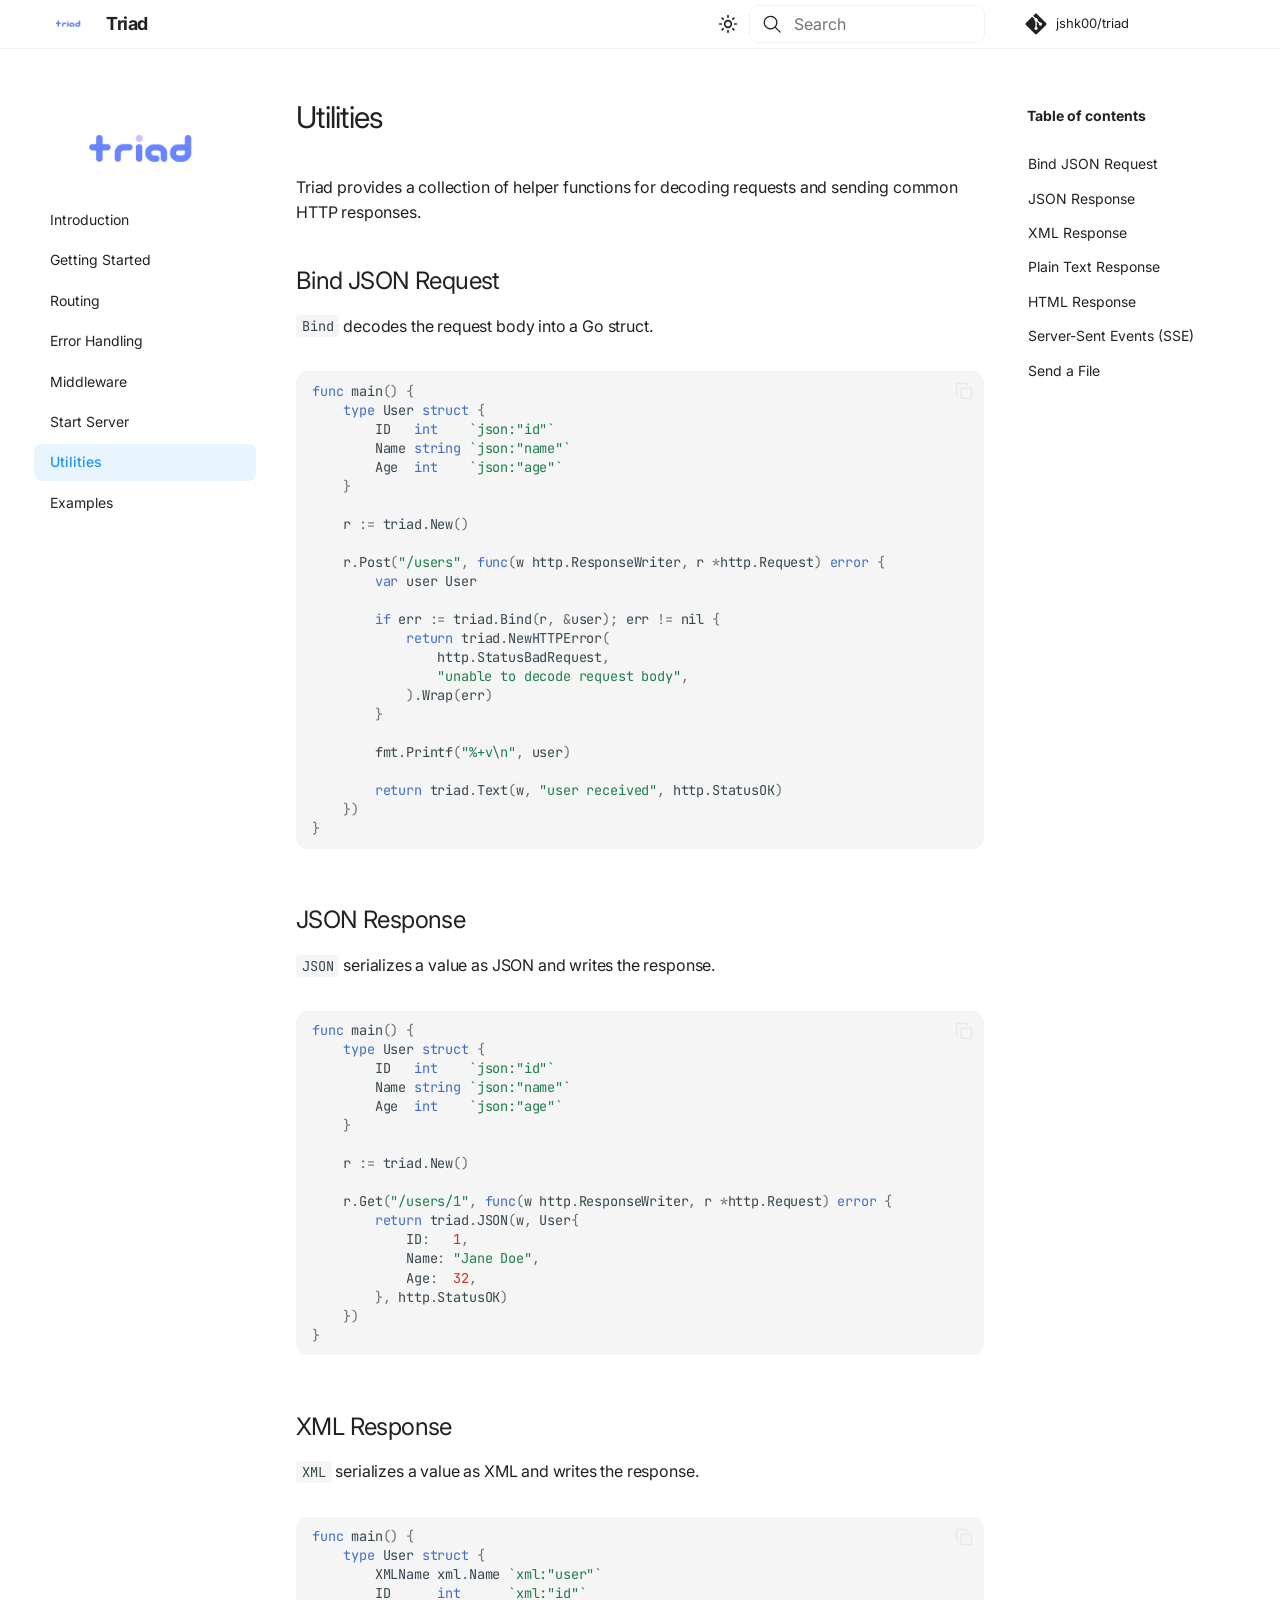
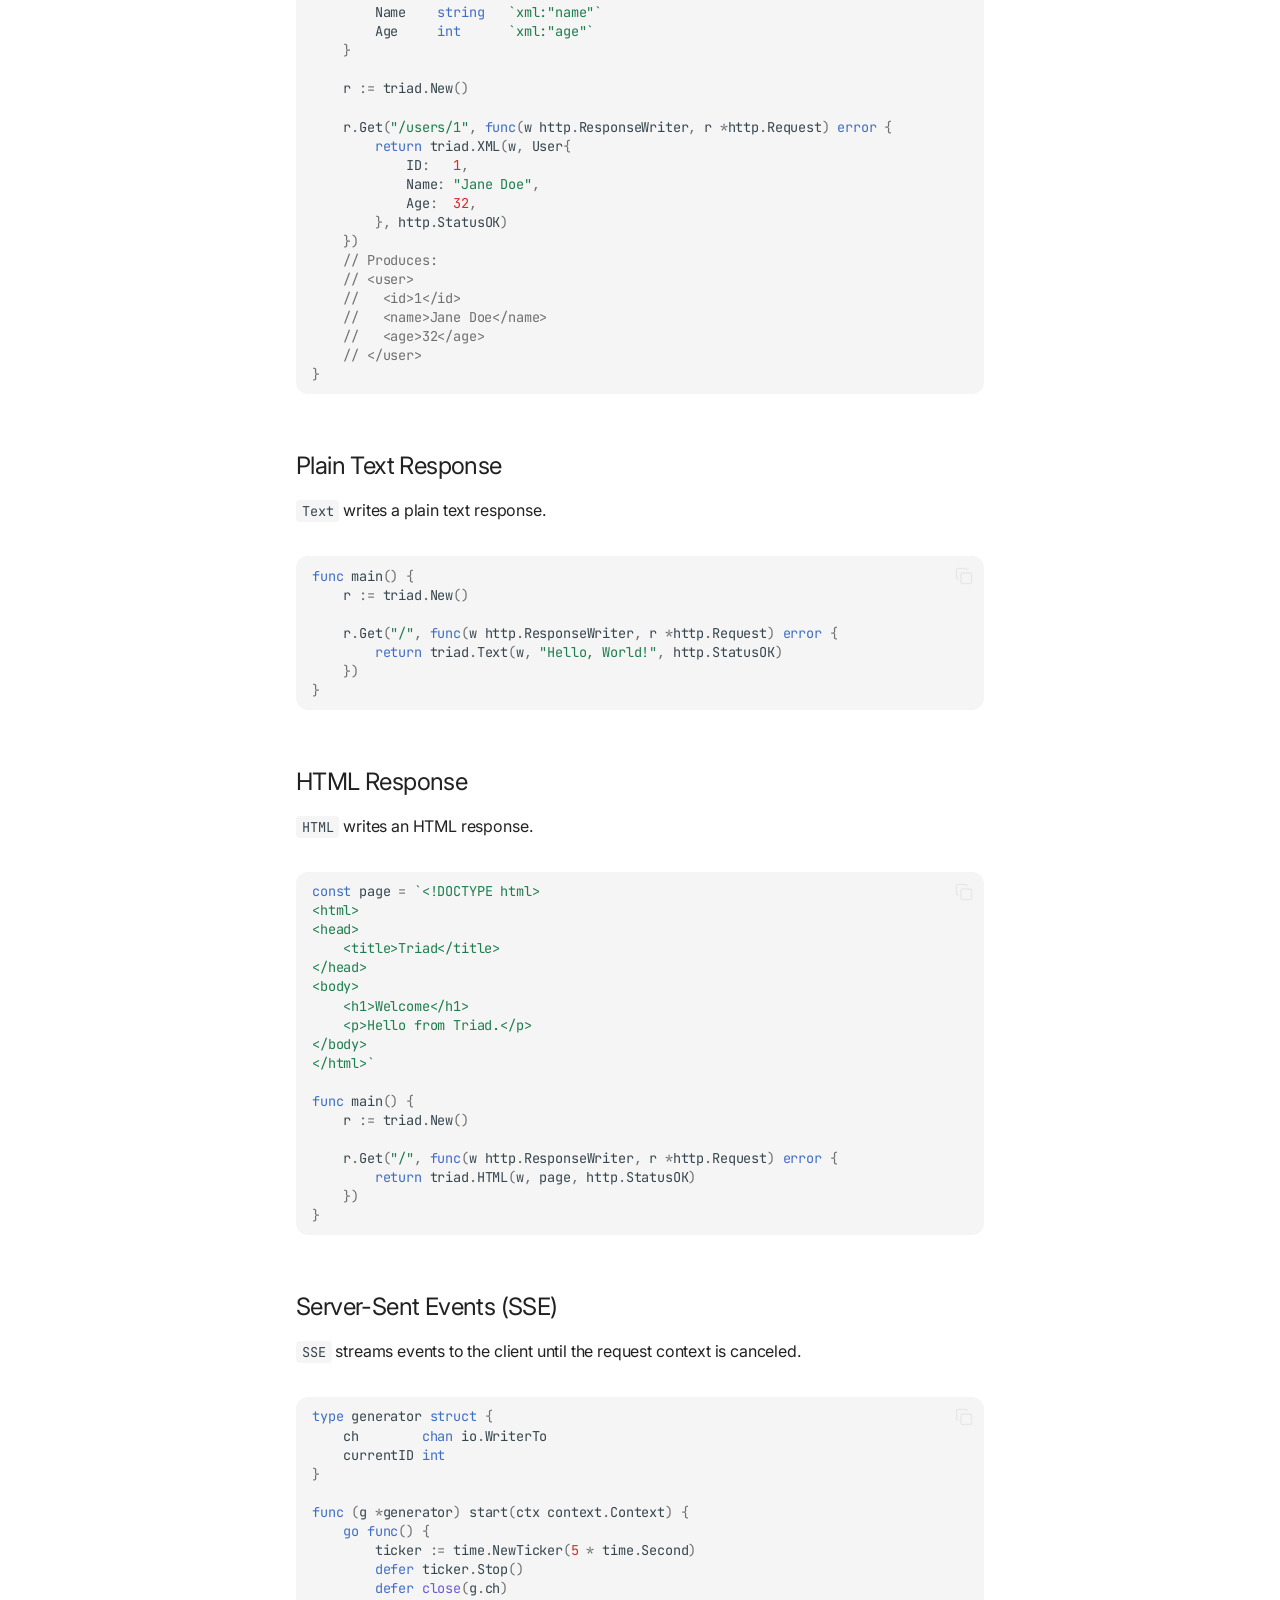
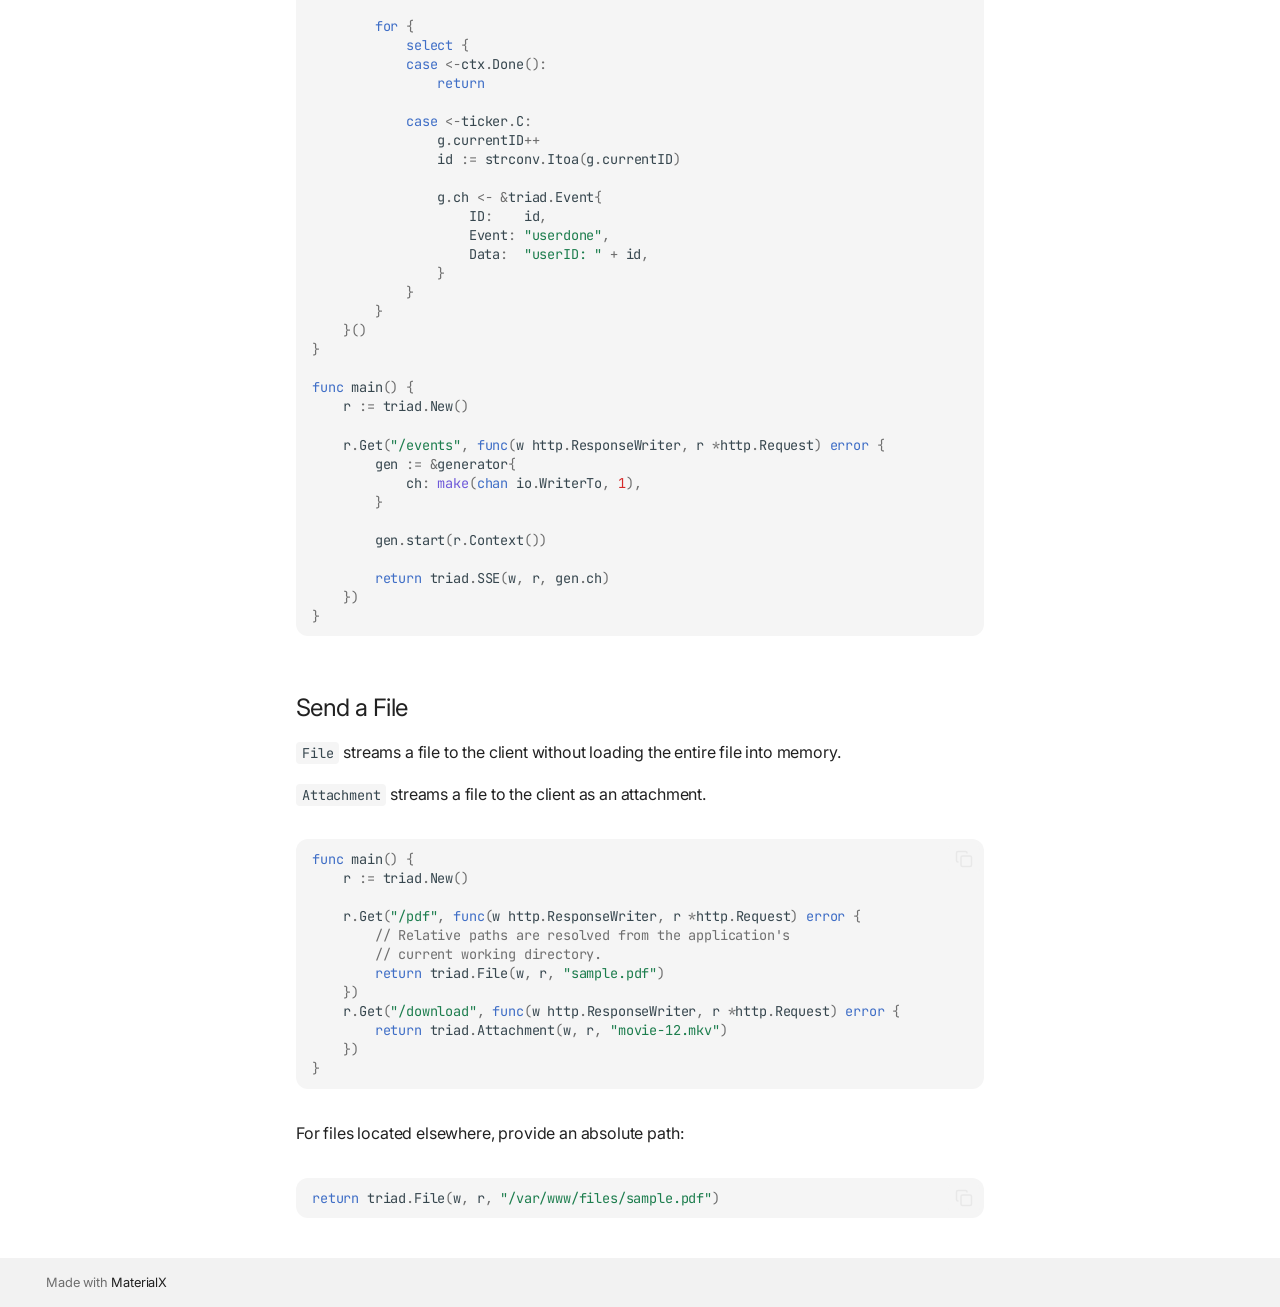
<file: utilities/index.html>
<!DOCTYPE html><html lang="en" class="no-js"><head>
    
      <meta charset="utf-8">
      <meta name="viewport" content="width=device-width,initial-scale=1">
      
      
        <meta name="author" content="Jayesh">
      
      
        <link rel="canonical" href="https://jshk00.github.io/triad/utilities/">
      
      
        <link rel="prev" href="../start-server/">
      
      
      
        
      
      
      
      
        
        
        
          <link rel="icon" href="../assets/triad.png">
        
      
      <meta name="generator" content="mkdocs-ProperDocs 1.6.7, mkdocs-materialx-10.1.8">
    
    
      
        <title>Utilities - Triad</title>
      
    
    
      <link rel="stylesheet" href="../assets/stylesheets/main.314bbef5.min.css">
      
        
        <link rel="stylesheet" href="../assets/stylesheets/palette.a45159b5.min.css">
      
    
    

  
  
    
    
      
      
    
    
    
    
  
    
    
      
      
    
    
    
    
  
    
    
      
      
    
    
    
    
  
    
    
      
      
    
    
    
    
  
    
    
      
      
    
    
    
    
  
    
    
      
      
    
    
    
    
  
    
    
      
      
    
    
    
    
  
    
    
      
      
    
    
    
    
  
    
    
      
      
    
    
    
    
  
    
    
      
      
    
    
    
    
  
  
  <style>:root{--md-admonition-icon--note:url('data:image/svg+xml;charset=utf-8,%3Csvg%20xmlns%3D%22http%3A//www.w3.org/2000/svg%22%20viewBox%3D%220%200%2016%2016%22%3E%3Cpath%20d%3D%22M1%207.775V2.75C1%201.784%201.784%201%202.75%201h5.025c.464%200%20.91.184%201.238.513l6.25%206.25a1.75%201.75%200%200%201%200%202.474l-5.026%205.026a1.75%201.75%200%200%201-2.474%200l-6.25-6.25A1.75%201.75%200%200%201%201%207.775m1.5%200c0%20.066.026.13.073.177l6.25%206.25a.25.25%200%200%200%20.354%200l5.025-5.025a.25.25%200%200%200%200-.354l-6.25-6.25a.25.25%200%200%200-.177-.073H2.75a.25.25%200%200%200-.25.25ZM6%205a1%201%200%201%201%200%202%201%201%200%200%201%200-2%22/%3E%3C/svg%3E');--md-admonition-icon--abstract:url('data:image/svg+xml;charset=utf-8,%3Csvg%20xmlns%3D%22http%3A//www.w3.org/2000/svg%22%20viewBox%3D%220%200%2016%2016%22%3E%3Cpath%20d%3D%22M2.5%201.75v11.5c0%20.138.112.25.25.25h3.17a.75.75%200%200%201%200%201.5H2.75A1.75%201.75%200%200%201%201%2013.25V1.75C1%20.784%201.784%200%202.75%200h8.5C12.216%200%2013%20.784%2013%201.75v7.736a.75.75%200%200%201-1.5%200V1.75a.25.25%200%200%200-.25-.25h-8.5a.25.25%200%200%200-.25.25m13.274%209.537zl-4.557%204.45a.75.75%200%200%201-1.055-.008l-1.943-1.95a.75.75%200%200%201%201.062-1.058l1.419%201.425%204.026-3.932a.75.75%200%201%201%201.048%201.074M4.75%204h4.5a.75.75%200%200%201%200%201.5h-4.5a.75.75%200%200%201%200-1.5M4%207.75A.75.75%200%200%201%204.75%207h2a.75.75%200%200%201%200%201.5h-2A.75.75%200%200%201%204%207.75%22/%3E%3C/svg%3E');--md-admonition-icon--info:url('data:image/svg+xml;charset=utf-8,%3Csvg%20xmlns%3D%22http%3A//www.w3.org/2000/svg%22%20viewBox%3D%220%200%2016%2016%22%3E%3Cpath%20d%3D%22M0%208a8%208%200%201%201%2016%200A8%208%200%200%201%200%208m8-6.5a6.5%206.5%200%201%200%200%2013%206.5%206.5%200%200%200%200-13M6.5%207.75A.75.75%200%200%201%207.25%207h1a.75.75%200%200%201%20.75.75v2.75h.25a.75.75%200%200%201%200%201.5h-2a.75.75%200%200%201%200-1.5h.25v-2h-.25a.75.75%200%200%201-.75-.75M8%206a1%201%200%201%201%200-2%201%201%200%200%201%200%202%22/%3E%3C/svg%3E');--md-admonition-icon--success:url('data:image/svg+xml;charset=utf-8,%3Csvg%20xmlns%3D%22http%3A//www.w3.org/2000/svg%22%20viewBox%3D%220%200%2016%2016%22%3E%3Cpath%20d%3D%22M13.78%204.22a.75.75%200%200%201%200%201.06l-7.25%207.25a.75.75%200%200%201-1.06%200L2.22%209.28a.75.75%200%200%201%20.018-1.042.75.75%200%200%201%201.042-.018L6%2010.94l6.72-6.72a.75.75%200%200%201%201.06%200%22/%3E%3C/svg%3E');--md-admonition-icon--question:url('data:image/svg+xml;charset=utf-8,%3Csvg%20xmlns%3D%22http%3A//www.w3.org/2000/svg%22%20viewBox%3D%220%200%2016%2016%22%3E%3Cpath%20d%3D%22M0%208a8%208%200%201%201%2016%200A8%208%200%200%201%200%208m8-6.5a6.5%206.5%200%201%200%200%2013%206.5%206.5%200%200%200%200-13M6.92%206.085h.001a.749.749%200%201%201-1.342-.67c.169-.339.436-.701.849-.977C6.845%204.16%207.369%204%208%204a2.76%202.76%200%200%201%201.637.525c.503.377.863.965.863%201.725%200%20.448-.115.83-.329%201.15-.205.307-.47.513-.692.662-.109.072-.22.138-.313.195l-.006.004a6%206%200%200%200-.26.16%201%201%200%200%200-.276.245.75.75%200%200%201-1.248-.832c.184-.264.42-.489.692-.661q.154-.1.313-.195l.007-.004c.1-.061.182-.11.258-.161a1%201%200%200%200%20.277-.245C8.96%206.514%209%206.427%209%206.25a.61.61%200%200%200-.262-.525A1.27%201.27%200%200%200%208%205.5c-.369%200-.595.09-.74.187a1%201%200%200%200-.34.398M9%2011a1%201%200%201%201-2%200%201%201%200%200%201%202%200%22/%3E%3C/svg%3E');--md-admonition-icon--warning:url('data:image/svg+xml;charset=utf-8,%3Csvg%20xmlns%3D%22http%3A//www.w3.org/2000/svg%22%20viewBox%3D%220%200%2016%2016%22%3E%3Cpath%20d%3D%22M6.457%201.047c.659-1.234%202.427-1.234%203.086%200l6.082%2011.378A1.75%201.75%200%200%201%2014.082%2015H1.918a1.75%201.75%200%200%201-1.543-2.575Zm1.763.707a.25.25%200%200%200-.44%200L1.698%2013.132a.25.25%200%200%200%20.22.368h12.164a.25.25%200%200%200%20.22-.368Zm.53%203.996v2.5a.75.75%200%200%201-1.5%200v-2.5a.75.75%200%200%201%201.5%200M9%2011a1%201%200%201%201-2%200%201%201%200%200%201%202%200%22/%3E%3C/svg%3E');--md-admonition-icon--failure:url('data:image/svg+xml;charset=utf-8,%3Csvg%20xmlns%3D%22http%3A//www.w3.org/2000/svg%22%20viewBox%3D%220%200%2016%2016%22%3E%3Cpath%20d%3D%22M2.344%202.343za8%208%200%200%201%2011.314%2011.314A8.002%208.002%200%200%201%20.234%2010.089a8%208%200%200%201%202.11-7.746m1.06%2010.253a6.5%206.5%200%201%200%209.108-9.275%206.5%206.5%200%200%200-9.108%209.275M6.03%204.97%208%206.94l1.97-1.97a.749.749%200%200%201%201.275.326.75.75%200%200%201-.215.734L9.06%208l1.97%201.97a.749.749%200%200%201-.326%201.275.75.75%200%200%201-.734-.215L8%209.06l-1.97%201.97a.749.749%200%200%201-1.275-.326.75.75%200%200%201%20.215-.734L6.94%208%204.97%206.03a.75.75%200%200%201%20.018-1.042.75.75%200%200%201%201.042-.018%22/%3E%3C/svg%3E');--md-admonition-icon--danger:url('data:image/svg+xml;charset=utf-8,%3Csvg%20xmlns%3D%22http%3A//www.w3.org/2000/svg%22%20viewBox%3D%220%200%2016%2016%22%3E%3Cpath%20d%3D%22M9.504.43a1.516%201.516%200%200%201%202.437%201.713L10.415%205.5h2.123c1.57%200%202.346%201.909%201.22%203.004l-7.34%207.142a1.25%201.25%200%200%201-.871.354h-.302a1.25%201.25%200%200%201-1.157-1.723L5.633%2010.5H3.462c-1.57%200-2.346-1.909-1.22-3.004zm1.047%201.074L3.286%208.571A.25.25%200%200%200%203.462%209H6.75a.75.75%200%200%201%20.694%201.034l-1.713%204.188%206.982-6.793A.25.25%200%200%200%2012.538%207H9.25a.75.75%200%200%201-.683-1.06l2.008-4.418.003-.006-.004-.009-.006-.006-.008-.001q-.005%200-.009.004%22/%3E%3C/svg%3E');--md-admonition-icon--bug:url('data:image/svg+xml;charset=utf-8,%3Csvg%20xmlns%3D%22http%3A//www.w3.org/2000/svg%22%20viewBox%3D%220%200%2016%2016%22%3E%3Cpath%20d%3D%22M4.72.22a.75.75%200%200%201%201.06%200l1%20.999a3.5%203.5%200%200%201%202.441%200l.999-1a.748.748%200%200%201%201.265.332.75.75%200%200%201-.205.729l-.775.776c.616.63.995%201.493.995%202.444v.327q0%20.15-.025.292c.408.14.764.392%201.029.722l1.968-.787a.75.75%200%200%201%20.556%201.392L13%207.258V9h2.25a.75.75%200%200%201%200%201.5H13v.5q-.002.615-.141%201.186l2.17.868a.75.75%200%200%201-.557%201.392l-2.184-.873A5%205%200%200%201%208%2016a5%205%200%200%201-4.288-2.427l-2.183.873a.75.75%200%200%201-.558-1.392l2.17-.868A5%205%200%200%201%203%2011v-.5H.75a.75.75%200%200%201%200-1.5H3V7.258L.971%206.446a.75.75%200%200%201%20.558-1.392l1.967.787c.265-.33.62-.583%201.03-.722a1.7%201.7%200%200%201-.026-.292V4.5c0-.951.38-1.814.995-2.444L4.72%201.28a.75.75%200%200%201%200-1.06m.53%206.28a.75.75%200%200%200-.75.75V11a3.5%203.5%200%201%200%207%200V7.25a.75.75%200%200%200-.75-.75ZM6.173%205h3.654A.17.17%200%200%200%2010%204.827V4.5a2%202%200%201%200-4%200v.327c0%20.096.077.173.173.173%22/%3E%3C/svg%3E');--md-admonition-icon--quote:url('data:image/svg+xml;charset=utf-8,%3Csvg%20xmlns%3D%22http%3A//www.w3.org/2000/svg%22%20viewBox%3D%220%200%2016%2016%22%3E%3Cpath%20d%3D%22M1.75%202.5h10.5a.75.75%200%200%201%200%201.5H1.75a.75.75%200%200%201%200-1.5m4%205h8.5a.75.75%200%200%201%200%201.5h-8.5a.75.75%200%200%201%200-1.5m0%205h8.5a.75.75%200%200%201%200%201.5h-8.5a.75.75%200%200%201%200-1.5M2.5%207.75v6a.75.75%200%200%201-1.5%200v-6a.75.75%200%200%201%201.5%200%22/%3E%3C/svg%3E');}</style>

    

    
      
    
    
      
        
        
        <link rel="preconnect" href="https://fonts.gstatic.com" crossorigin="">
        <link rel="stylesheet" href="https://fonts.googleapis.com/css?family=Inter:300,300i,400,400i,700,700i%7CJetBrains+Mono:400,400i,700,700i&amp;display=fallback">
        <style>:root{--md-text-font:"Inter";--md-code-font:"JetBrains Mono"}</style>
      
    
    
      <link rel="stylesheet" href="../stylesheet/style.css">
    
    <script>__md_scope=new URL("..",location),__md_hash=e=>[...e].reduce(((e,_)=>(e<<5)-e+_.charCodeAt(0)),0),__md_get=(e,_=localStorage,t=__md_scope)=>JSON.parse(_.getItem(t.pathname+"."+e)),__md_set=(e,_,t=localStorage,a=__md_scope)=>{try{t.setItem(a.pathname+"."+e,JSON.stringify(_))}catch(e){}}</script>
    
      

    
    
  <link href="../assets/stylesheets/glightbox.min.css" rel="stylesheet"><script src="../assets/javascripts/glightbox.min.js"></script><style id="glightbox-style">
            html.glightbox-open { overflow: initial; height: 100%; }
            .gslide-title { margin-top: 0px; user-select: text; }
            .gslide-desc { color: #666; user-select: text; }
            .gslide-image img { background: white; }
        </style></head>
  
  
  
  
    
    
      
    
    
    
    
    <body dir="ltr" data-md-color-scheme="default" data-md-color-primary="blue" data-md-color-accent="light-blue" data-mx-topbar="glass">
  
    
    <input class="md-toggle" data-md-toggle="drawer" type="checkbox" id="__drawer" autocomplete="off">
    <input class="md-toggle" data-md-toggle="toc" type="checkbox" id="__toc" autocomplete="off">
    <input class="md-toggle" data-md-toggle="search" type="checkbox" id="__search" autocomplete="off">
    <label class="md-overlay" for="__drawer"></label>
    <label class="md-overlay" for="__toc"></label>
    <div data-md-component="skip">
      
        
        <a href="#bind-json-request" class="md-skip">
          Skip to content
        </a>
      
    </div>
    <div data-md-component="announce">
      
    </div>
    
    
      

  

<header class="md-header md-header--shadow" data-md-component="header">
  <nav class="md-header__inner md-grid" aria-label="Header">
    <a href=".." title="Triad" class="md-header__button md-logo" aria-label="Triad" data-md-component="logo">
      
  <img src="../assets/triad.png" alt="logo">

    </a>
    <label class="md-header__button md-icon" for="__drawer">
      
      <svg xmlns="http://www.w3.org/2000/svg" viewBox="0 0 24 24"><path d="M3 6h18v2H3zm0 5h18v2H3zm0 5h18v2H3z"></path></svg>
    </label>
    <div class="md-header__title" data-md-component="header-title">
      <div class="md-header__ellipsis">
        <div class="md-header__topic">
          <span class="md-ellipsis">
            Triad
          </span>
        </div>
        <div class="md-header__topic" data-md-component="header-topic">
          <span class="md-ellipsis">
            
              Utilities
            
          </span>
        </div>
      </div>
    </div>
    
      
        <form class="md-header__option" data-md-component="palette">
  
    
    
    
    <input class="md-option" data-md-color-media="(prefers-color-scheme: light)" data-md-color-scheme="default" data-md-color-primary="blue" data-md-color-accent="light-blue" aria-label="Switch to dark mode" type="radio" name="__palette" id="__palette_0">
    
      <label class="md-header__button md-icon" title="Switch to dark mode" for="__palette_1" hidden="">
        <svg xmlns="http://www.w3.org/2000/svg" fill="none" stroke="currentColor" stroke-linecap="round" stroke-linejoin="round" stroke-width="2" class="lucide lucide-sun" viewBox="0 0 24 24"><circle cx="12" cy="12" r="4"></circle><path d="M12 2v2M12 20v2M4.93 4.93l1.41 1.41M17.66 17.66l1.41 1.41M2 12h2M20 12h2M6.34 17.66l-1.41 1.41M19.07 4.93l-1.41 1.41"></path></svg>
      </label>
    
  
    
    
    
    <input class="md-option" data-md-color-media="(prefers-color-scheme: dark)" data-md-color-scheme="slate" data-md-color-primary="cyan" data-md-color-accent="cyan" aria-label="Switch to light mode" type="radio" name="__palette" id="__palette_1">
    
      <label class="md-header__button md-icon" title="Switch to light mode" for="__palette_0" hidden="">
        <svg xmlns="http://www.w3.org/2000/svg" fill="none" stroke="currentColor" stroke-linecap="round" stroke-linejoin="round" stroke-width="2" class="lucide lucide-moon" viewBox="0 0 24 24"><path d="M20.985 12.486a9 9 0 1 1-9.473-9.472c.405-.022.617.46.402.803a6 6 0 0 0 8.268 8.268c.344-.215.825-.004.803.401"></path></svg>
      </label>
    
  
</form>
      
    
    
      <script>var palette=__md_get("__palette");if(palette&&palette.color){if("(prefers-color-scheme)"===palette.color.media){var media=matchMedia("(prefers-color-scheme: light)"),input=document.querySelector(media.matches?"[data-md-color-media='(prefers-color-scheme: light)']":"[data-md-color-media='(prefers-color-scheme: dark)']");palette.color.media=input.getAttribute("data-md-color-media"),palette.color.scheme=input.getAttribute("data-md-color-scheme"),palette.color.primary=input.getAttribute("data-md-color-primary"),palette.color.accent=input.getAttribute("data-md-color-accent")}for(var[key,value]of Object.entries(palette.color))document.body.setAttribute("data-md-color-"+key,value)}</script>
    
    
    
      
      
        <label class="md-header__button md-icon" for="__search">
          
          <svg xmlns="http://www.w3.org/2000/svg" viewBox="0 0 24 24"><path d="M10.25 2a8.25 8.25 0 0 1 6.34 13.53l5.69 5.69a.749.749 0 0 1-.326 1.275.75.75 0 0 1-.734-.215l-5.69-5.69A8.25 8.25 0 1 1 10.25 2M3.5 10.25a6.75 6.75 0 1 0 13.5 0 6.75 6.75 0 0 0-13.5 0"></path></svg>
        </label>
        <div class="md-search" data-md-component="search" role="dialog">
  <label class="md-search__overlay" for="__search"></label>
  <div class="md-search__inner" role="search">
    <form class="md-search__form" name="search">
      <input type="text" class="md-search__input" name="query" aria-label="Search" placeholder="Search" autocapitalize="off" autocorrect="off" autocomplete="off" spellcheck="false" data-md-component="search-query" required="">
      <label class="md-search__icon md-icon" for="__search">
        
        <svg xmlns="http://www.w3.org/2000/svg" viewBox="0 0 24 24"><path d="M10.25 2a8.25 8.25 0 0 1 6.34 13.53l5.69 5.69a.749.749 0 0 1-.326 1.275.75.75 0 0 1-.734-.215l-5.69-5.69A8.25 8.25 0 1 1 10.25 2M3.5 10.25a6.75 6.75 0 1 0 13.5 0 6.75 6.75 0 0 0-13.5 0"></path></svg>
        
        <svg xmlns="http://www.w3.org/2000/svg" viewBox="0 0 24 24"><path d="M20 11v2H8l5.5 5.5-1.42 1.42L4.16 12l7.92-7.92L13.5 5.5 8 11z"></path></svg>
      </label>
      <nav class="md-search__options" aria-label="Search">
        
        <button type="reset" class="md-search__icon md-icon" title="Clear" aria-label="Clear" tabindex="-1">
          
          <svg xmlns="http://www.w3.org/2000/svg" viewBox="0 0 24 24"><path d="M19 6.41 17.59 5 12 10.59 6.41 5 5 6.41 10.59 12 5 17.59 6.41 19 12 13.41 17.59 19 19 17.59 13.41 12z"></path></svg>
        </button>
      </nav>
      
    </form>
    <div class="md-search__output">
      <div class="md-search__scrollwrap" tabindex="0">
        <div class="md-search-result" data-md-component="search-result">
          <div class="md-search-result__meta">
            Initializing search
          </div>
          <ol class="md-search-result__list" role="presentation"></ol>
        </div>
      </div>
    </div>
  </div>
</div>
      
    
    
      <div class="md-header__source">
        <a href="https://github.com/jshk00/triad" title="Go to repository" class="md-source" data-md-component="source">
  <div class="md-source__icon md-icon">
    
    <svg xmlns="http://www.w3.org/2000/svg" viewBox="0 0 448 512"><!--! Font Awesome Free 7.1.0 by @fontawesome - https://fontawesome.com License - https://fontawesome.com/license/free (Icons: CC BY 4.0, Fonts: SIL OFL 1.1, Code: MIT License) Copyright 2025 Fonticons, Inc.--><path d="M439.6 236.1 244 40.5c-5.4-5.5-12.8-8.5-20.4-8.5s-15 3-20.4 8.4L162.5 81l51.5 51.5c27.1-9.1 52.7 16.8 43.4 43.7l49.7 49.7c34.2-11.8 61.2 31 35.5 56.7-26.5 26.5-70.2-2.9-56-37.3L240.3 199v121.9c25.3 12.5 22.3 41.8 9.1 55-6.4 6.4-15.2 10.1-24.3 10.1s-17.8-3.6-24.3-10.1c-17.6-17.6-11.1-46.9 11.2-56v-123c-20.8-8.5-24.6-30.7-18.6-45L142.6 101 8.5 235.1C3 240.6 0 247.9 0 255.5s3 15 8.5 20.4l195.6 195.7c5.4 5.4 12.7 8.4 20.4 8.4s15-3 20.4-8.4l194.7-194.7c5.4-5.4 8.4-12.8 8.4-20.4s-3-15-8.4-20.4"></path></svg>
  </div>
  <div class="md-source__repository">
    jshk00/triad
  </div>
</a>
      </div>
    
  </nav>
  
</header>
    
    <div class="md-container" data-md-component="container">
      
      
        
          
        
      
      <main class="md-main" data-md-component="main">
        <div class="md-main__inner md-grid">
          
            
              
              <div class="md-sidebar md-sidebar--primary" data-md-component="sidebar" data-md-type="navigation">
                <div class="md-sidebar__scrollwrap">
                  <div class="md-sidebar__inner">
                    



<nav class="md-nav md-nav--primary" aria-label="Navigation" data-md-level="0">
  <label class="md-nav__title" for="__drawer">
    <a href=".." title="Triad" class="md-nav__button md-logo" aria-label="Triad" data-md-component="logo">
      
  <img src="../assets/triad.png" alt="logo">

    </a>
    Triad
  </label>
  
    <div class="md-nav__source">
      <a href="https://github.com/jshk00/triad" title="Go to repository" class="md-source" data-md-component="source">
  <div class="md-source__icon md-icon">
    
    <svg xmlns="http://www.w3.org/2000/svg" viewBox="0 0 448 512"><!--! Font Awesome Free 7.1.0 by @fontawesome - https://fontawesome.com License - https://fontawesome.com/license/free (Icons: CC BY 4.0, Fonts: SIL OFL 1.1, Code: MIT License) Copyright 2025 Fonticons, Inc.--><path d="M439.6 236.1 244 40.5c-5.4-5.5-12.8-8.5-20.4-8.5s-15 3-20.4 8.4L162.5 81l51.5 51.5c27.1-9.1 52.7 16.8 43.4 43.7l49.7 49.7c34.2-11.8 61.2 31 35.5 56.7-26.5 26.5-70.2-2.9-56-37.3L240.3 199v121.9c25.3 12.5 22.3 41.8 9.1 55-6.4 6.4-15.2 10.1-24.3 10.1s-17.8-3.6-24.3-10.1c-17.6-17.6-11.1-46.9 11.2-56v-123c-20.8-8.5-24.6-30.7-18.6-45L142.6 101 8.5 235.1C3 240.6 0 247.9 0 255.5s3 15 8.5 20.4l195.6 195.7c5.4 5.4 12.7 8.4 20.4 8.4s15-3 20.4-8.4l194.7-194.7c5.4-5.4 8.4-12.8 8.4-20.4s-3-15-8.4-20.4"></path></svg>
  </div>
  <div class="md-source__repository">
    jshk00/triad
  </div>
</a>
    </div>
  
  <ul class="md-nav__list">
    
      
      
  
  
  
  
    <li class="md-nav__item">
      <a href=".." class="md-nav__link">
        
  
  
  <span class="md-ellipsis">
    
  
    Introduction
  

    
  </span>
  
  

      </a>
    </li>
  

    
      
      
  
  
  
  
    <li class="md-nav__item">
      <a href="../getting-started/" class="md-nav__link">
        
  
  
  <span class="md-ellipsis">
    
  
    Getting Started
  

    
  </span>
  
  

      </a>
    </li>
  

    
      
      
  
  
  
  
    <li class="md-nav__item">
      <a href="../routing/" class="md-nav__link">
        
  
  
  <span class="md-ellipsis">
    
  
    Routing
  

    
  </span>
  
  

      </a>
    </li>
  

    
      
      
  
  
  
  
    <li class="md-nav__item">
      <a href="../error-handling/" class="md-nav__link">
        
  
  
  <span class="md-ellipsis">
    
  
    Error Handling
  

    
  </span>
  
  

      </a>
    </li>
  

    
      
      
  
  
  
  
    <li class="md-nav__item">
      <a href="../middlewares/" class="md-nav__link">
        
  
  
  <span class="md-ellipsis">
    
  
    Middleware
  

    
  </span>
  
  

      </a>
    </li>
  

    
      
      
  
  
  
  
    <li class="md-nav__item">
      <a href="../start-server/" class="md-nav__link">
        
  
  
  <span class="md-ellipsis">
    
  
    Start Server
  

    
  </span>
  
  

      </a>
    </li>
  

    
      
      
  
  
    
  
  
  
    <li class="md-nav__item md-nav__item--active">
      
      <input class="md-nav__toggle md-toggle" type="checkbox" id="__toc">
      
      
      
        <label class="md-nav__link md-nav__link--active" for="__toc">
          
  
  
  <span class="md-ellipsis">
    
  
    Utilities
  

    
  </span>
  
  

          <span class="md-nav__icon md-icon"></span>
        </label>
      
      <a href="./" class="md-nav__link md-nav__link--active">
        
  
  
  <span class="md-ellipsis">
    
  
    Utilities
  

    
  </span>
  
  

      </a>
      
        

<nav class="md-nav md-nav--secondary" aria-label="Table of contents">
  
  
  
  
    <label class="md-nav__title" for="__toc">
      <span class="md-nav__icon md-icon"></span>
      Table of contents
    </label>
    <ul class="md-nav__list" data-md-component="toc">
      
        <li class="md-nav__item">
  <a href="#bind-json-request" class="md-nav__link">
    <span class="md-ellipsis">
      
        Bind JSON Request
      
    </span>
  </a>
  
</li>
      
        <li class="md-nav__item">
  <a href="#json-response" class="md-nav__link">
    <span class="md-ellipsis">
      
        JSON Response
      
    </span>
  </a>
  
</li>
      
        <li class="md-nav__item">
  <a href="#xml-response" class="md-nav__link">
    <span class="md-ellipsis">
      
        XML Response
      
    </span>
  </a>
  
</li>
      
        <li class="md-nav__item">
  <a href="#plain-text-response" class="md-nav__link">
    <span class="md-ellipsis">
      
        Plain Text Response
      
    </span>
  </a>
  
</li>
      
        <li class="md-nav__item">
  <a href="#html-response" class="md-nav__link">
    <span class="md-ellipsis">
      
        HTML Response
      
    </span>
  </a>
  
</li>
      
        <li class="md-nav__item">
  <a href="#server-sent-events-sse" class="md-nav__link">
    <span class="md-ellipsis">
      
        Server-Sent Events (SSE)
      
    </span>
  </a>
  
</li>
      
        <li class="md-nav__item">
  <a href="#send-a-file" class="md-nav__link">
    <span class="md-ellipsis">
      
        Send a File
      
    </span>
  </a>
  
</li>
      
    </ul>
  
</nav>
      
    </li>
  

    
      
      
  
  
  
  
    <li class="md-nav__item">
      <a href="https://github.com/jshk00/triad/tree/main/_examples" class="md-nav__link">
        
  
  
  <span class="md-ellipsis">
    
  
    Examples
  

    
  </span>
  
  

      </a>
    </li>
  

    
  </ul>
</nav>
                  </div>
                </div>
              </div>
            
            
              
              <div class="md-sidebar md-sidebar--secondary" data-md-component="sidebar" data-md-type="toc">
                <div class="md-sidebar__scrollwrap">
                  <div class="md-sidebar__inner">
                    

<nav class="md-nav md-nav--secondary" aria-label="Table of contents">
  
  
  
  
    <label class="md-nav__title" for="__toc">
      <span class="md-nav__icon md-icon"></span>
      Table of contents
    </label>
    <ul class="md-nav__list" data-md-component="toc">
      
        <li class="md-nav__item">
  <a href="#bind-json-request" class="md-nav__link">
    <span class="md-ellipsis">
      
        Bind JSON Request
      
    </span>
  </a>
  
</li>
      
        <li class="md-nav__item">
  <a href="#json-response" class="md-nav__link">
    <span class="md-ellipsis">
      
        JSON Response
      
    </span>
  </a>
  
</li>
      
        <li class="md-nav__item">
  <a href="#xml-response" class="md-nav__link">
    <span class="md-ellipsis">
      
        XML Response
      
    </span>
  </a>
  
</li>
      
        <li class="md-nav__item">
  <a href="#plain-text-response" class="md-nav__link">
    <span class="md-ellipsis">
      
        Plain Text Response
      
    </span>
  </a>
  
</li>
      
        <li class="md-nav__item">
  <a href="#html-response" class="md-nav__link">
    <span class="md-ellipsis">
      
        HTML Response
      
    </span>
  </a>
  
</li>
      
        <li class="md-nav__item">
  <a href="#server-sent-events-sse" class="md-nav__link">
    <span class="md-ellipsis">
      
        Server-Sent Events (SSE)
      
    </span>
  </a>
  
</li>
      
        <li class="md-nav__item">
  <a href="#send-a-file" class="md-nav__link">
    <span class="md-ellipsis">
      
        Send a File
      
    </span>
  </a>
  
</li>
      
    </ul>
  
</nav>
                  </div>
                </div>
              </div>
            
          
          
            <div class="md-content" data-md-component="content">
              
                



  


              
              <article class="md-content__inner md-typeset">
                
                  
  
  


  <h1>Utilities</h1>

<p>Triad provides a collection of helper functions for decoding requests and sending common HTTP responses.</p>
<h2 id="bind-json-request">Bind JSON Request</h2>
<p><code>Bind</code> decodes the request body into a Go struct.</p>
<div class="language-go highlight"><pre><span></span><code><span id="__span-0-1"><a id="__codelineno-0-1" name="__codelineno-0-1" href="#__codelineno-0-1"></a><span class="kd">func</span><span class="w"> </span><span class="nx">main</span><span class="p">()</span><span class="w"> </span><span class="p">{</span>
</span><span id="__span-0-2"><a id="__codelineno-0-2" name="__codelineno-0-2" href="#__codelineno-0-2"></a><span class="w">    </span><span class="kd">type</span><span class="w"> </span><span class="nx">User</span><span class="w"> </span><span class="kd">struct</span><span class="w"> </span><span class="p">{</span>
</span><span id="__span-0-3"><a id="__codelineno-0-3" name="__codelineno-0-3" href="#__codelineno-0-3"></a><span class="w">        </span><span class="nx">ID</span><span class="w">   </span><span class="kt">int</span><span class="w">    </span><span class="s">`json:"id"`</span>
</span><span id="__span-0-4"><a id="__codelineno-0-4" name="__codelineno-0-4" href="#__codelineno-0-4"></a><span class="w">        </span><span class="nx">Name</span><span class="w"> </span><span class="kt">string</span><span class="w"> </span><span class="s">`json:"name"`</span>
</span><span id="__span-0-5"><a id="__codelineno-0-5" name="__codelineno-0-5" href="#__codelineno-0-5"></a><span class="w">        </span><span class="nx">Age</span><span class="w">  </span><span class="kt">int</span><span class="w">    </span><span class="s">`json:"age"`</span>
</span><span id="__span-0-6"><a id="__codelineno-0-6" name="__codelineno-0-6" href="#__codelineno-0-6"></a><span class="w">    </span><span class="p">}</span>
</span><span id="__span-0-7"><a id="__codelineno-0-7" name="__codelineno-0-7" href="#__codelineno-0-7"></a>
</span><span id="__span-0-8"><a id="__codelineno-0-8" name="__codelineno-0-8" href="#__codelineno-0-8"></a><span class="w">    </span><span class="nx">r</span><span class="w"> </span><span class="o">:=</span><span class="w"> </span><span class="nx">triad</span><span class="p">.</span><span class="nx">New</span><span class="p">()</span>
</span><span id="__span-0-9"><a id="__codelineno-0-9" name="__codelineno-0-9" href="#__codelineno-0-9"></a>
</span><span id="__span-0-10"><a id="__codelineno-0-10" name="__codelineno-0-10" href="#__codelineno-0-10"></a><span class="w">    </span><span class="nx">r</span><span class="p">.</span><span class="nx">Post</span><span class="p">(</span><span class="s">"/users"</span><span class="p">,</span><span class="w"> </span><span class="kd">func</span><span class="p">(</span><span class="nx">w</span><span class="w"> </span><span class="nx">http</span><span class="p">.</span><span class="nx">ResponseWriter</span><span class="p">,</span><span class="w"> </span><span class="nx">r</span><span class="w"> </span><span class="o">*</span><span class="nx">http</span><span class="p">.</span><span class="nx">Request</span><span class="p">)</span><span class="w"> </span><span class="kt">error</span><span class="w"> </span><span class="p">{</span>
</span><span id="__span-0-11"><a id="__codelineno-0-11" name="__codelineno-0-11" href="#__codelineno-0-11"></a><span class="w">        </span><span class="kd">var</span><span class="w"> </span><span class="nx">user</span><span class="w"> </span><span class="nx">User</span>
</span><span id="__span-0-12"><a id="__codelineno-0-12" name="__codelineno-0-12" href="#__codelineno-0-12"></a>
</span><span id="__span-0-13"><a id="__codelineno-0-13" name="__codelineno-0-13" href="#__codelineno-0-13"></a><span class="w">        </span><span class="k">if</span><span class="w"> </span><span class="nx">err</span><span class="w"> </span><span class="o">:=</span><span class="w"> </span><span class="nx">triad</span><span class="p">.</span><span class="nx">Bind</span><span class="p">(</span><span class="nx">r</span><span class="p">,</span><span class="w"> </span><span class="o">&amp;</span><span class="nx">user</span><span class="p">);</span><span class="w"> </span><span class="nx">err</span><span class="w"> </span><span class="o">!=</span><span class="w"> </span><span class="kc">nil</span><span class="w"> </span><span class="p">{</span>
</span><span id="__span-0-14"><a id="__codelineno-0-14" name="__codelineno-0-14" href="#__codelineno-0-14"></a><span class="w">            </span><span class="k">return</span><span class="w"> </span><span class="nx">triad</span><span class="p">.</span><span class="nx">NewHTTPError</span><span class="p">(</span>
</span><span id="__span-0-15"><a id="__codelineno-0-15" name="__codelineno-0-15" href="#__codelineno-0-15"></a><span class="w">                </span><span class="nx">http</span><span class="p">.</span><span class="nx">StatusBadRequest</span><span class="p">,</span>
</span><span id="__span-0-16"><a id="__codelineno-0-16" name="__codelineno-0-16" href="#__codelineno-0-16"></a><span class="w">                </span><span class="s">"unable to decode request body"</span><span class="p">,</span>
</span><span id="__span-0-17"><a id="__codelineno-0-17" name="__codelineno-0-17" href="#__codelineno-0-17"></a><span class="w">            </span><span class="p">).</span><span class="nx">Wrap</span><span class="p">(</span><span class="nx">err</span><span class="p">)</span>
</span><span id="__span-0-18"><a id="__codelineno-0-18" name="__codelineno-0-18" href="#__codelineno-0-18"></a><span class="w">        </span><span class="p">}</span>
</span><span id="__span-0-19"><a id="__codelineno-0-19" name="__codelineno-0-19" href="#__codelineno-0-19"></a>
</span><span id="__span-0-20"><a id="__codelineno-0-20" name="__codelineno-0-20" href="#__codelineno-0-20"></a><span class="w">        </span><span class="nx">fmt</span><span class="p">.</span><span class="nx">Printf</span><span class="p">(</span><span class="s">"%+v\n"</span><span class="p">,</span><span class="w"> </span><span class="nx">user</span><span class="p">)</span>
</span><span id="__span-0-21"><a id="__codelineno-0-21" name="__codelineno-0-21" href="#__codelineno-0-21"></a>
</span><span id="__span-0-22"><a id="__codelineno-0-22" name="__codelineno-0-22" href="#__codelineno-0-22"></a><span class="w">        </span><span class="k">return</span><span class="w"> </span><span class="nx">triad</span><span class="p">.</span><span class="nx">Text</span><span class="p">(</span><span class="nx">w</span><span class="p">,</span><span class="w"> </span><span class="s">"user received"</span><span class="p">,</span><span class="w"> </span><span class="nx">http</span><span class="p">.</span><span class="nx">StatusOK</span><span class="p">)</span>
</span><span id="__span-0-23"><a id="__codelineno-0-23" name="__codelineno-0-23" href="#__codelineno-0-23"></a><span class="w">    </span><span class="p">})</span>
</span><span id="__span-0-24"><a id="__codelineno-0-24" name="__codelineno-0-24" href="#__codelineno-0-24"></a><span class="p">}</span>
</span></code></pre></div>
<h2 id="json-response">JSON Response</h2>
<p><code>JSON</code> serializes a value as JSON and writes the response.</p>
<div class="language-go highlight"><pre><span></span><code><span id="__span-1-1"><a id="__codelineno-1-1" name="__codelineno-1-1" href="#__codelineno-1-1"></a><span class="kd">func</span><span class="w"> </span><span class="nx">main</span><span class="p">()</span><span class="w"> </span><span class="p">{</span>
</span><span id="__span-1-2"><a id="__codelineno-1-2" name="__codelineno-1-2" href="#__codelineno-1-2"></a><span class="w">    </span><span class="kd">type</span><span class="w"> </span><span class="nx">User</span><span class="w"> </span><span class="kd">struct</span><span class="w"> </span><span class="p">{</span>
</span><span id="__span-1-3"><a id="__codelineno-1-3" name="__codelineno-1-3" href="#__codelineno-1-3"></a><span class="w">        </span><span class="nx">ID</span><span class="w">   </span><span class="kt">int</span><span class="w">    </span><span class="s">`json:"id"`</span>
</span><span id="__span-1-4"><a id="__codelineno-1-4" name="__codelineno-1-4" href="#__codelineno-1-4"></a><span class="w">        </span><span class="nx">Name</span><span class="w"> </span><span class="kt">string</span><span class="w"> </span><span class="s">`json:"name"`</span>
</span><span id="__span-1-5"><a id="__codelineno-1-5" name="__codelineno-1-5" href="#__codelineno-1-5"></a><span class="w">        </span><span class="nx">Age</span><span class="w">  </span><span class="kt">int</span><span class="w">    </span><span class="s">`json:"age"`</span>
</span><span id="__span-1-6"><a id="__codelineno-1-6" name="__codelineno-1-6" href="#__codelineno-1-6"></a><span class="w">    </span><span class="p">}</span>
</span><span id="__span-1-7"><a id="__codelineno-1-7" name="__codelineno-1-7" href="#__codelineno-1-7"></a>
</span><span id="__span-1-8"><a id="__codelineno-1-8" name="__codelineno-1-8" href="#__codelineno-1-8"></a><span class="w">    </span><span class="nx">r</span><span class="w"> </span><span class="o">:=</span><span class="w"> </span><span class="nx">triad</span><span class="p">.</span><span class="nx">New</span><span class="p">()</span>
</span><span id="__span-1-9"><a id="__codelineno-1-9" name="__codelineno-1-9" href="#__codelineno-1-9"></a>
</span><span id="__span-1-10"><a id="__codelineno-1-10" name="__codelineno-1-10" href="#__codelineno-1-10"></a><span class="w">    </span><span class="nx">r</span><span class="p">.</span><span class="nx">Get</span><span class="p">(</span><span class="s">"/users/1"</span><span class="p">,</span><span class="w"> </span><span class="kd">func</span><span class="p">(</span><span class="nx">w</span><span class="w"> </span><span class="nx">http</span><span class="p">.</span><span class="nx">ResponseWriter</span><span class="p">,</span><span class="w"> </span><span class="nx">r</span><span class="w"> </span><span class="o">*</span><span class="nx">http</span><span class="p">.</span><span class="nx">Request</span><span class="p">)</span><span class="w"> </span><span class="kt">error</span><span class="w"> </span><span class="p">{</span>
</span><span id="__span-1-11"><a id="__codelineno-1-11" name="__codelineno-1-11" href="#__codelineno-1-11"></a><span class="w">        </span><span class="k">return</span><span class="w"> </span><span class="nx">triad</span><span class="p">.</span><span class="nx">JSON</span><span class="p">(</span><span class="nx">w</span><span class="p">,</span><span class="w"> </span><span class="nx">User</span><span class="p">{</span>
</span><span id="__span-1-12"><a id="__codelineno-1-12" name="__codelineno-1-12" href="#__codelineno-1-12"></a><span class="w">            </span><span class="nx">ID</span><span class="p">:</span><span class="w">   </span><span class="mi">1</span><span class="p">,</span>
</span><span id="__span-1-13"><a id="__codelineno-1-13" name="__codelineno-1-13" href="#__codelineno-1-13"></a><span class="w">            </span><span class="nx">Name</span><span class="p">:</span><span class="w"> </span><span class="s">"Jane Doe"</span><span class="p">,</span>
</span><span id="__span-1-14"><a id="__codelineno-1-14" name="__codelineno-1-14" href="#__codelineno-1-14"></a><span class="w">            </span><span class="nx">Age</span><span class="p">:</span><span class="w">  </span><span class="mi">32</span><span class="p">,</span>
</span><span id="__span-1-15"><a id="__codelineno-1-15" name="__codelineno-1-15" href="#__codelineno-1-15"></a><span class="w">        </span><span class="p">},</span><span class="w"> </span><span class="nx">http</span><span class="p">.</span><span class="nx">StatusOK</span><span class="p">)</span>
</span><span id="__span-1-16"><a id="__codelineno-1-16" name="__codelineno-1-16" href="#__codelineno-1-16"></a><span class="w">    </span><span class="p">})</span>
</span><span id="__span-1-17"><a id="__codelineno-1-17" name="__codelineno-1-17" href="#__codelineno-1-17"></a><span class="p">}</span>
</span></code></pre></div>
<h2 id="xml-response">XML Response</h2>
<p><code>XML</code> serializes a value as XML and writes the response.</p>
<div class="language-go highlight"><pre><span></span><code><span id="__span-2-1"><a id="__codelineno-2-1" name="__codelineno-2-1" href="#__codelineno-2-1"></a><span class="kd">func</span><span class="w"> </span><span class="nx">main</span><span class="p">()</span><span class="w"> </span><span class="p">{</span>
</span><span id="__span-2-2"><a id="__codelineno-2-2" name="__codelineno-2-2" href="#__codelineno-2-2"></a><span class="w">    </span><span class="kd">type</span><span class="w"> </span><span class="nx">User</span><span class="w"> </span><span class="kd">struct</span><span class="w"> </span><span class="p">{</span>
</span><span id="__span-2-3"><a id="__codelineno-2-3" name="__codelineno-2-3" href="#__codelineno-2-3"></a><span class="w">        </span><span class="nx">XMLName</span><span class="w"> </span><span class="nx">xml</span><span class="p">.</span><span class="nx">Name</span><span class="w"> </span><span class="s">`xml:"user"`</span>
</span><span id="__span-2-4"><a id="__codelineno-2-4" name="__codelineno-2-4" href="#__codelineno-2-4"></a><span class="w">        </span><span class="nx">ID</span><span class="w">      </span><span class="kt">int</span><span class="w">      </span><span class="s">`xml:"id"`</span>
</span><span id="__span-2-5"><a id="__codelineno-2-5" name="__codelineno-2-5" href="#__codelineno-2-5"></a><span class="w">        </span><span class="nx">Name</span><span class="w">    </span><span class="kt">string</span><span class="w">   </span><span class="s">`xml:"name"`</span>
</span><span id="__span-2-6"><a id="__codelineno-2-6" name="__codelineno-2-6" href="#__codelineno-2-6"></a><span class="w">        </span><span class="nx">Age</span><span class="w">     </span><span class="kt">int</span><span class="w">      </span><span class="s">`xml:"age"`</span>
</span><span id="__span-2-7"><a id="__codelineno-2-7" name="__codelineno-2-7" href="#__codelineno-2-7"></a><span class="w">    </span><span class="p">}</span>
</span><span id="__span-2-8"><a id="__codelineno-2-8" name="__codelineno-2-8" href="#__codelineno-2-8"></a>
</span><span id="__span-2-9"><a id="__codelineno-2-9" name="__codelineno-2-9" href="#__codelineno-2-9"></a><span class="w">    </span><span class="nx">r</span><span class="w"> </span><span class="o">:=</span><span class="w"> </span><span class="nx">triad</span><span class="p">.</span><span class="nx">New</span><span class="p">()</span>
</span><span id="__span-2-10"><a id="__codelineno-2-10" name="__codelineno-2-10" href="#__codelineno-2-10"></a>
</span><span id="__span-2-11"><a id="__codelineno-2-11" name="__codelineno-2-11" href="#__codelineno-2-11"></a><span class="w">    </span><span class="nx">r</span><span class="p">.</span><span class="nx">Get</span><span class="p">(</span><span class="s">"/users/1"</span><span class="p">,</span><span class="w"> </span><span class="kd">func</span><span class="p">(</span><span class="nx">w</span><span class="w"> </span><span class="nx">http</span><span class="p">.</span><span class="nx">ResponseWriter</span><span class="p">,</span><span class="w"> </span><span class="nx">r</span><span class="w"> </span><span class="o">*</span><span class="nx">http</span><span class="p">.</span><span class="nx">Request</span><span class="p">)</span><span class="w"> </span><span class="kt">error</span><span class="w"> </span><span class="p">{</span>
</span><span id="__span-2-12"><a id="__codelineno-2-12" name="__codelineno-2-12" href="#__codelineno-2-12"></a><span class="w">        </span><span class="k">return</span><span class="w"> </span><span class="nx">triad</span><span class="p">.</span><span class="nx">XML</span><span class="p">(</span><span class="nx">w</span><span class="p">,</span><span class="w"> </span><span class="nx">User</span><span class="p">{</span>
</span><span id="__span-2-13"><a id="__codelineno-2-13" name="__codelineno-2-13" href="#__codelineno-2-13"></a><span class="w">            </span><span class="nx">ID</span><span class="p">:</span><span class="w">   </span><span class="mi">1</span><span class="p">,</span>
</span><span id="__span-2-14"><a id="__codelineno-2-14" name="__codelineno-2-14" href="#__codelineno-2-14"></a><span class="w">            </span><span class="nx">Name</span><span class="p">:</span><span class="w"> </span><span class="s">"Jane Doe"</span><span class="p">,</span>
</span><span id="__span-2-15"><a id="__codelineno-2-15" name="__codelineno-2-15" href="#__codelineno-2-15"></a><span class="w">            </span><span class="nx">Age</span><span class="p">:</span><span class="w">  </span><span class="mi">32</span><span class="p">,</span>
</span><span id="__span-2-16"><a id="__codelineno-2-16" name="__codelineno-2-16" href="#__codelineno-2-16"></a><span class="w">        </span><span class="p">},</span><span class="w"> </span><span class="nx">http</span><span class="p">.</span><span class="nx">StatusOK</span><span class="p">)</span>
</span><span id="__span-2-17"><a id="__codelineno-2-17" name="__codelineno-2-17" href="#__codelineno-2-17"></a><span class="w">    </span><span class="p">})</span>
</span><span id="__span-2-18"><a id="__codelineno-2-18" name="__codelineno-2-18" href="#__codelineno-2-18"></a><span class="w">    </span><span class="c1">// Produces:</span>
</span><span id="__span-2-19"><a id="__codelineno-2-19" name="__codelineno-2-19" href="#__codelineno-2-19"></a><span class="w">    </span><span class="c1">// &lt;user&gt;</span>
</span><span id="__span-2-20"><a id="__codelineno-2-20" name="__codelineno-2-20" href="#__codelineno-2-20"></a><span class="w">    </span><span class="c1">//   &lt;id&gt;1&lt;/id&gt;</span>
</span><span id="__span-2-21"><a id="__codelineno-2-21" name="__codelineno-2-21" href="#__codelineno-2-21"></a><span class="w">    </span><span class="c1">//   &lt;name&gt;Jane Doe&lt;/name&gt;</span>
</span><span id="__span-2-22"><a id="__codelineno-2-22" name="__codelineno-2-22" href="#__codelineno-2-22"></a><span class="w">    </span><span class="c1">//   &lt;age&gt;32&lt;/age&gt;</span>
</span><span id="__span-2-23"><a id="__codelineno-2-23" name="__codelineno-2-23" href="#__codelineno-2-23"></a><span class="w">    </span><span class="c1">// &lt;/user&gt;</span>
</span><span id="__span-2-24"><a id="__codelineno-2-24" name="__codelineno-2-24" href="#__codelineno-2-24"></a><span class="p">}</span>
</span></code></pre></div>
<h2 id="plain-text-response">Plain Text Response</h2>
<p><code>Text</code> writes a plain text response.</p>
<div class="language-go highlight"><pre><span></span><code><span id="__span-3-1"><a id="__codelineno-3-1" name="__codelineno-3-1" href="#__codelineno-3-1"></a><span class="kd">func</span><span class="w"> </span><span class="nx">main</span><span class="p">()</span><span class="w"> </span><span class="p">{</span>
</span><span id="__span-3-2"><a id="__codelineno-3-2" name="__codelineno-3-2" href="#__codelineno-3-2"></a><span class="w">    </span><span class="nx">r</span><span class="w"> </span><span class="o">:=</span><span class="w"> </span><span class="nx">triad</span><span class="p">.</span><span class="nx">New</span><span class="p">()</span>
</span><span id="__span-3-3"><a id="__codelineno-3-3" name="__codelineno-3-3" href="#__codelineno-3-3"></a>
</span><span id="__span-3-4"><a id="__codelineno-3-4" name="__codelineno-3-4" href="#__codelineno-3-4"></a><span class="w">    </span><span class="nx">r</span><span class="p">.</span><span class="nx">Get</span><span class="p">(</span><span class="s">"/"</span><span class="p">,</span><span class="w"> </span><span class="kd">func</span><span class="p">(</span><span class="nx">w</span><span class="w"> </span><span class="nx">http</span><span class="p">.</span><span class="nx">ResponseWriter</span><span class="p">,</span><span class="w"> </span><span class="nx">r</span><span class="w"> </span><span class="o">*</span><span class="nx">http</span><span class="p">.</span><span class="nx">Request</span><span class="p">)</span><span class="w"> </span><span class="kt">error</span><span class="w"> </span><span class="p">{</span>
</span><span id="__span-3-5"><a id="__codelineno-3-5" name="__codelineno-3-5" href="#__codelineno-3-5"></a><span class="w">        </span><span class="k">return</span><span class="w"> </span><span class="nx">triad</span><span class="p">.</span><span class="nx">Text</span><span class="p">(</span><span class="nx">w</span><span class="p">,</span><span class="w"> </span><span class="s">"Hello, World!"</span><span class="p">,</span><span class="w"> </span><span class="nx">http</span><span class="p">.</span><span class="nx">StatusOK</span><span class="p">)</span>
</span><span id="__span-3-6"><a id="__codelineno-3-6" name="__codelineno-3-6" href="#__codelineno-3-6"></a><span class="w">    </span><span class="p">})</span>
</span><span id="__span-3-7"><a id="__codelineno-3-7" name="__codelineno-3-7" href="#__codelineno-3-7"></a><span class="p">}</span>
</span></code></pre></div>
<h2 id="html-response">HTML Response</h2>
<p><code>HTML</code> writes an HTML response.</p>
<div class="language-go highlight"><pre><span></span><code><span id="__span-4-1"><a id="__codelineno-4-1" name="__codelineno-4-1" href="#__codelineno-4-1"></a><span class="kd">const</span><span class="w"> </span><span class="nx">page</span><span class="w"> </span><span class="p">=</span><span class="w"> </span><span class="s">`&lt;!DOCTYPE html&gt;</span>
</span><span id="__span-4-2"><a id="__codelineno-4-2" name="__codelineno-4-2" href="#__codelineno-4-2"></a><span class="s">&lt;html&gt;</span>
</span><span id="__span-4-3"><a id="__codelineno-4-3" name="__codelineno-4-3" href="#__codelineno-4-3"></a><span class="s">&lt;head&gt;</span>
</span><span id="__span-4-4"><a id="__codelineno-4-4" name="__codelineno-4-4" href="#__codelineno-4-4"></a><span class="s">    &lt;title&gt;Triad&lt;/title&gt;</span>
</span><span id="__span-4-5"><a id="__codelineno-4-5" name="__codelineno-4-5" href="#__codelineno-4-5"></a><span class="s">&lt;/head&gt;</span>
</span><span id="__span-4-6"><a id="__codelineno-4-6" name="__codelineno-4-6" href="#__codelineno-4-6"></a><span class="s">&lt;body&gt;</span>
</span><span id="__span-4-7"><a id="__codelineno-4-7" name="__codelineno-4-7" href="#__codelineno-4-7"></a><span class="s">    &lt;h1&gt;Welcome&lt;/h1&gt;</span>
</span><span id="__span-4-8"><a id="__codelineno-4-8" name="__codelineno-4-8" href="#__codelineno-4-8"></a><span class="s">    &lt;p&gt;Hello from Triad.&lt;/p&gt;</span>
</span><span id="__span-4-9"><a id="__codelineno-4-9" name="__codelineno-4-9" href="#__codelineno-4-9"></a><span class="s">&lt;/body&gt;</span>
</span><span id="__span-4-10"><a id="__codelineno-4-10" name="__codelineno-4-10" href="#__codelineno-4-10"></a><span class="s">&lt;/html&gt;`</span>
</span><span id="__span-4-11"><a id="__codelineno-4-11" name="__codelineno-4-11" href="#__codelineno-4-11"></a>
</span><span id="__span-4-12"><a id="__codelineno-4-12" name="__codelineno-4-12" href="#__codelineno-4-12"></a><span class="kd">func</span><span class="w"> </span><span class="nx">main</span><span class="p">()</span><span class="w"> </span><span class="p">{</span>
</span><span id="__span-4-13"><a id="__codelineno-4-13" name="__codelineno-4-13" href="#__codelineno-4-13"></a><span class="w">    </span><span class="nx">r</span><span class="w"> </span><span class="o">:=</span><span class="w"> </span><span class="nx">triad</span><span class="p">.</span><span class="nx">New</span><span class="p">()</span>
</span><span id="__span-4-14"><a id="__codelineno-4-14" name="__codelineno-4-14" href="#__codelineno-4-14"></a>
</span><span id="__span-4-15"><a id="__codelineno-4-15" name="__codelineno-4-15" href="#__codelineno-4-15"></a><span class="w">    </span><span class="nx">r</span><span class="p">.</span><span class="nx">Get</span><span class="p">(</span><span class="s">"/"</span><span class="p">,</span><span class="w"> </span><span class="kd">func</span><span class="p">(</span><span class="nx">w</span><span class="w"> </span><span class="nx">http</span><span class="p">.</span><span class="nx">ResponseWriter</span><span class="p">,</span><span class="w"> </span><span class="nx">r</span><span class="w"> </span><span class="o">*</span><span class="nx">http</span><span class="p">.</span><span class="nx">Request</span><span class="p">)</span><span class="w"> </span><span class="kt">error</span><span class="w"> </span><span class="p">{</span>
</span><span id="__span-4-16"><a id="__codelineno-4-16" name="__codelineno-4-16" href="#__codelineno-4-16"></a><span class="w">        </span><span class="k">return</span><span class="w"> </span><span class="nx">triad</span><span class="p">.</span><span class="nx">HTML</span><span class="p">(</span><span class="nx">w</span><span class="p">,</span><span class="w"> </span><span class="nx">page</span><span class="p">,</span><span class="w"> </span><span class="nx">http</span><span class="p">.</span><span class="nx">StatusOK</span><span class="p">)</span>
</span><span id="__span-4-17"><a id="__codelineno-4-17" name="__codelineno-4-17" href="#__codelineno-4-17"></a><span class="w">    </span><span class="p">})</span>
</span><span id="__span-4-18"><a id="__codelineno-4-18" name="__codelineno-4-18" href="#__codelineno-4-18"></a><span class="p">}</span>
</span></code></pre></div>
<h2 id="server-sent-events-sse">Server-Sent Events (SSE)</h2>
<p><code>SSE</code> streams events to the client until the request context is canceled.</p>
<div class="language-go highlight"><pre><span></span><code><span id="__span-5-1"><a id="__codelineno-5-1" name="__codelineno-5-1" href="#__codelineno-5-1"></a><span class="kd">type</span><span class="w"> </span><span class="nx">generator</span><span class="w"> </span><span class="kd">struct</span><span class="w"> </span><span class="p">{</span>
</span><span id="__span-5-2"><a id="__codelineno-5-2" name="__codelineno-5-2" href="#__codelineno-5-2"></a><span class="w">    </span><span class="nx">ch</span><span class="w">        </span><span class="kd">chan</span><span class="w"> </span><span class="nx">io</span><span class="p">.</span><span class="nx">WriterTo</span>
</span><span id="__span-5-3"><a id="__codelineno-5-3" name="__codelineno-5-3" href="#__codelineno-5-3"></a><span class="w">    </span><span class="nx">currentID</span><span class="w"> </span><span class="kt">int</span>
</span><span id="__span-5-4"><a id="__codelineno-5-4" name="__codelineno-5-4" href="#__codelineno-5-4"></a><span class="p">}</span>
</span><span id="__span-5-5"><a id="__codelineno-5-5" name="__codelineno-5-5" href="#__codelineno-5-5"></a>
</span><span id="__span-5-6"><a id="__codelineno-5-6" name="__codelineno-5-6" href="#__codelineno-5-6"></a><span class="kd">func</span><span class="w"> </span><span class="p">(</span><span class="nx">g</span><span class="w"> </span><span class="o">*</span><span class="nx">generator</span><span class="p">)</span><span class="w"> </span><span class="nx">start</span><span class="p">(</span><span class="nx">ctx</span><span class="w"> </span><span class="nx">context</span><span class="p">.</span><span class="nx">Context</span><span class="p">)</span><span class="w"> </span><span class="p">{</span>
</span><span id="__span-5-7"><a id="__codelineno-5-7" name="__codelineno-5-7" href="#__codelineno-5-7"></a><span class="w">    </span><span class="k">go</span><span class="w"> </span><span class="kd">func</span><span class="p">()</span><span class="w"> </span><span class="p">{</span>
</span><span id="__span-5-8"><a id="__codelineno-5-8" name="__codelineno-5-8" href="#__codelineno-5-8"></a><span class="w">        </span><span class="nx">ticker</span><span class="w"> </span><span class="o">:=</span><span class="w"> </span><span class="nx">time</span><span class="p">.</span><span class="nx">NewTicker</span><span class="p">(</span><span class="mi">5</span><span class="w"> </span><span class="o">*</span><span class="w"> </span><span class="nx">time</span><span class="p">.</span><span class="nx">Second</span><span class="p">)</span>
</span><span id="__span-5-9"><a id="__codelineno-5-9" name="__codelineno-5-9" href="#__codelineno-5-9"></a><span class="w">        </span><span class="k">defer</span><span class="w"> </span><span class="nx">ticker</span><span class="p">.</span><span class="nx">Stop</span><span class="p">()</span>
</span><span id="__span-5-10"><a id="__codelineno-5-10" name="__codelineno-5-10" href="#__codelineno-5-10"></a><span class="w">        </span><span class="k">defer</span><span class="w"> </span><span class="nb">close</span><span class="p">(</span><span class="nx">g</span><span class="p">.</span><span class="nx">ch</span><span class="p">)</span>
</span><span id="__span-5-11"><a id="__codelineno-5-11" name="__codelineno-5-11" href="#__codelineno-5-11"></a>
</span><span id="__span-5-12"><a id="__codelineno-5-12" name="__codelineno-5-12" href="#__codelineno-5-12"></a><span class="w">        </span><span class="k">for</span><span class="w"> </span><span class="p">{</span>
</span><span id="__span-5-13"><a id="__codelineno-5-13" name="__codelineno-5-13" href="#__codelineno-5-13"></a><span class="w">            </span><span class="k">select</span><span class="w"> </span><span class="p">{</span>
</span><span id="__span-5-14"><a id="__codelineno-5-14" name="__codelineno-5-14" href="#__codelineno-5-14"></a><span class="w">            </span><span class="k">case</span><span class="w"> </span><span class="o">&lt;-</span><span class="nx">ctx</span><span class="p">.</span><span class="nx">Done</span><span class="p">():</span>
</span><span id="__span-5-15"><a id="__codelineno-5-15" name="__codelineno-5-15" href="#__codelineno-5-15"></a><span class="w">                </span><span class="k">return</span>
</span><span id="__span-5-16"><a id="__codelineno-5-16" name="__codelineno-5-16" href="#__codelineno-5-16"></a>
</span><span id="__span-5-17"><a id="__codelineno-5-17" name="__codelineno-5-17" href="#__codelineno-5-17"></a><span class="w">            </span><span class="k">case</span><span class="w"> </span><span class="o">&lt;-</span><span class="nx">ticker</span><span class="p">.</span><span class="nx">C</span><span class="p">:</span>
</span><span id="__span-5-18"><a id="__codelineno-5-18" name="__codelineno-5-18" href="#__codelineno-5-18"></a><span class="w">                </span><span class="nx">g</span><span class="p">.</span><span class="nx">currentID</span><span class="o">++</span>
</span><span id="__span-5-19"><a id="__codelineno-5-19" name="__codelineno-5-19" href="#__codelineno-5-19"></a><span class="w">                </span><span class="nx">id</span><span class="w"> </span><span class="o">:=</span><span class="w"> </span><span class="nx">strconv</span><span class="p">.</span><span class="nx">Itoa</span><span class="p">(</span><span class="nx">g</span><span class="p">.</span><span class="nx">currentID</span><span class="p">)</span>
</span><span id="__span-5-20"><a id="__codelineno-5-20" name="__codelineno-5-20" href="#__codelineno-5-20"></a>
</span><span id="__span-5-21"><a id="__codelineno-5-21" name="__codelineno-5-21" href="#__codelineno-5-21"></a><span class="w">                </span><span class="nx">g</span><span class="p">.</span><span class="nx">ch</span><span class="w"> </span><span class="o">&lt;-</span><span class="w"> </span><span class="o">&amp;</span><span class="nx">triad</span><span class="p">.</span><span class="nx">Event</span><span class="p">{</span>
</span><span id="__span-5-22"><a id="__codelineno-5-22" name="__codelineno-5-22" href="#__codelineno-5-22"></a><span class="w">                    </span><span class="nx">ID</span><span class="p">:</span><span class="w">    </span><span class="nx">id</span><span class="p">,</span>
</span><span id="__span-5-23"><a id="__codelineno-5-23" name="__codelineno-5-23" href="#__codelineno-5-23"></a><span class="w">                    </span><span class="nx">Event</span><span class="p">:</span><span class="w"> </span><span class="s">"userdone"</span><span class="p">,</span>
</span><span id="__span-5-24"><a id="__codelineno-5-24" name="__codelineno-5-24" href="#__codelineno-5-24"></a><span class="w">                    </span><span class="nx">Data</span><span class="p">:</span><span class="w">  </span><span class="s">"userID: "</span><span class="w"> </span><span class="o">+</span><span class="w"> </span><span class="nx">id</span><span class="p">,</span>
</span><span id="__span-5-25"><a id="__codelineno-5-25" name="__codelineno-5-25" href="#__codelineno-5-25"></a><span class="w">                </span><span class="p">}</span>
</span><span id="__span-5-26"><a id="__codelineno-5-26" name="__codelineno-5-26" href="#__codelineno-5-26"></a><span class="w">            </span><span class="p">}</span>
</span><span id="__span-5-27"><a id="__codelineno-5-27" name="__codelineno-5-27" href="#__codelineno-5-27"></a><span class="w">        </span><span class="p">}</span>
</span><span id="__span-5-28"><a id="__codelineno-5-28" name="__codelineno-5-28" href="#__codelineno-5-28"></a><span class="w">    </span><span class="p">}()</span>
</span><span id="__span-5-29"><a id="__codelineno-5-29" name="__codelineno-5-29" href="#__codelineno-5-29"></a><span class="p">}</span>
</span><span id="__span-5-30"><a id="__codelineno-5-30" name="__codelineno-5-30" href="#__codelineno-5-30"></a>
</span><span id="__span-5-31"><a id="__codelineno-5-31" name="__codelineno-5-31" href="#__codelineno-5-31"></a><span class="kd">func</span><span class="w"> </span><span class="nx">main</span><span class="p">()</span><span class="w"> </span><span class="p">{</span>
</span><span id="__span-5-32"><a id="__codelineno-5-32" name="__codelineno-5-32" href="#__codelineno-5-32"></a><span class="w">    </span><span class="nx">r</span><span class="w"> </span><span class="o">:=</span><span class="w"> </span><span class="nx">triad</span><span class="p">.</span><span class="nx">New</span><span class="p">()</span>
</span><span id="__span-5-33"><a id="__codelineno-5-33" name="__codelineno-5-33" href="#__codelineno-5-33"></a>
</span><span id="__span-5-34"><a id="__codelineno-5-34" name="__codelineno-5-34" href="#__codelineno-5-34"></a><span class="w">    </span><span class="nx">r</span><span class="p">.</span><span class="nx">Get</span><span class="p">(</span><span class="s">"/events"</span><span class="p">,</span><span class="w"> </span><span class="kd">func</span><span class="p">(</span><span class="nx">w</span><span class="w"> </span><span class="nx">http</span><span class="p">.</span><span class="nx">ResponseWriter</span><span class="p">,</span><span class="w"> </span><span class="nx">r</span><span class="w"> </span><span class="o">*</span><span class="nx">http</span><span class="p">.</span><span class="nx">Request</span><span class="p">)</span><span class="w"> </span><span class="kt">error</span><span class="w"> </span><span class="p">{</span>
</span><span id="__span-5-35"><a id="__codelineno-5-35" name="__codelineno-5-35" href="#__codelineno-5-35"></a><span class="w">        </span><span class="nx">gen</span><span class="w"> </span><span class="o">:=</span><span class="w"> </span><span class="o">&amp;</span><span class="nx">generator</span><span class="p">{</span>
</span><span id="__span-5-36"><a id="__codelineno-5-36" name="__codelineno-5-36" href="#__codelineno-5-36"></a><span class="w">            </span><span class="nx">ch</span><span class="p">:</span><span class="w"> </span><span class="nb">make</span><span class="p">(</span><span class="kd">chan</span><span class="w"> </span><span class="nx">io</span><span class="p">.</span><span class="nx">WriterTo</span><span class="p">,</span><span class="w"> </span><span class="mi">1</span><span class="p">),</span>
</span><span id="__span-5-37"><a id="__codelineno-5-37" name="__codelineno-5-37" href="#__codelineno-5-37"></a><span class="w">        </span><span class="p">}</span>
</span><span id="__span-5-38"><a id="__codelineno-5-38" name="__codelineno-5-38" href="#__codelineno-5-38"></a>
</span><span id="__span-5-39"><a id="__codelineno-5-39" name="__codelineno-5-39" href="#__codelineno-5-39"></a><span class="w">        </span><span class="nx">gen</span><span class="p">.</span><span class="nx">start</span><span class="p">(</span><span class="nx">r</span><span class="p">.</span><span class="nx">Context</span><span class="p">())</span>
</span><span id="__span-5-40"><a id="__codelineno-5-40" name="__codelineno-5-40" href="#__codelineno-5-40"></a>
</span><span id="__span-5-41"><a id="__codelineno-5-41" name="__codelineno-5-41" href="#__codelineno-5-41"></a><span class="w">        </span><span class="k">return</span><span class="w"> </span><span class="nx">triad</span><span class="p">.</span><span class="nx">SSE</span><span class="p">(</span><span class="nx">w</span><span class="p">,</span><span class="w"> </span><span class="nx">r</span><span class="p">,</span><span class="w"> </span><span class="nx">gen</span><span class="p">.</span><span class="nx">ch</span><span class="p">)</span>
</span><span id="__span-5-42"><a id="__codelineno-5-42" name="__codelineno-5-42" href="#__codelineno-5-42"></a><span class="w">    </span><span class="p">})</span>
</span><span id="__span-5-43"><a id="__codelineno-5-43" name="__codelineno-5-43" href="#__codelineno-5-43"></a><span class="p">}</span>
</span></code></pre></div>
<h2 id="send-a-file">Send a File</h2>
<p><code>File</code> streams a file to the client without loading the entire file into memory.</p>
<p><code>Attachment</code> streams a file to the client as an attachment.</p>
<div class="language-go highlight"><pre><span></span><code><span id="__span-6-1"><a id="__codelineno-6-1" name="__codelineno-6-1" href="#__codelineno-6-1"></a><span class="kd">func</span><span class="w"> </span><span class="nx">main</span><span class="p">()</span><span class="w"> </span><span class="p">{</span>
</span><span id="__span-6-2"><a id="__codelineno-6-2" name="__codelineno-6-2" href="#__codelineno-6-2"></a><span class="w">    </span><span class="nx">r</span><span class="w"> </span><span class="o">:=</span><span class="w"> </span><span class="nx">triad</span><span class="p">.</span><span class="nx">New</span><span class="p">()</span>
</span><span id="__span-6-3"><a id="__codelineno-6-3" name="__codelineno-6-3" href="#__codelineno-6-3"></a>
</span><span id="__span-6-4"><a id="__codelineno-6-4" name="__codelineno-6-4" href="#__codelineno-6-4"></a><span class="w">    </span><span class="nx">r</span><span class="p">.</span><span class="nx">Get</span><span class="p">(</span><span class="s">"/pdf"</span><span class="p">,</span><span class="w"> </span><span class="kd">func</span><span class="p">(</span><span class="nx">w</span><span class="w"> </span><span class="nx">http</span><span class="p">.</span><span class="nx">ResponseWriter</span><span class="p">,</span><span class="w"> </span><span class="nx">r</span><span class="w"> </span><span class="o">*</span><span class="nx">http</span><span class="p">.</span><span class="nx">Request</span><span class="p">)</span><span class="w"> </span><span class="kt">error</span><span class="w"> </span><span class="p">{</span>
</span><span id="__span-6-5"><a id="__codelineno-6-5" name="__codelineno-6-5" href="#__codelineno-6-5"></a><span class="w">        </span><span class="c1">// Relative paths are resolved from the application's</span>
</span><span id="__span-6-6"><a id="__codelineno-6-6" name="__codelineno-6-6" href="#__codelineno-6-6"></a><span class="w">        </span><span class="c1">// current working directory.</span>
</span><span id="__span-6-7"><a id="__codelineno-6-7" name="__codelineno-6-7" href="#__codelineno-6-7"></a><span class="w">        </span><span class="k">return</span><span class="w"> </span><span class="nx">triad</span><span class="p">.</span><span class="nx">File</span><span class="p">(</span><span class="nx">w</span><span class="p">,</span><span class="w"> </span><span class="nx">r</span><span class="p">,</span><span class="w"> </span><span class="s">"sample.pdf"</span><span class="p">)</span>
</span><span id="__span-6-8"><a id="__codelineno-6-8" name="__codelineno-6-8" href="#__codelineno-6-8"></a><span class="w">    </span><span class="p">})</span>
</span><span id="__span-6-9"><a id="__codelineno-6-9" name="__codelineno-6-9" href="#__codelineno-6-9"></a><span class="w">    </span><span class="nx">r</span><span class="p">.</span><span class="nx">Get</span><span class="p">(</span><span class="s">"/download"</span><span class="p">,</span><span class="w"> </span><span class="kd">func</span><span class="p">(</span><span class="nx">w</span><span class="w"> </span><span class="nx">http</span><span class="p">.</span><span class="nx">ResponseWriter</span><span class="p">,</span><span class="w"> </span><span class="nx">r</span><span class="w"> </span><span class="o">*</span><span class="nx">http</span><span class="p">.</span><span class="nx">Request</span><span class="p">)</span><span class="w"> </span><span class="kt">error</span><span class="w"> </span><span class="p">{</span>
</span><span id="__span-6-10"><a id="__codelineno-6-10" name="__codelineno-6-10" href="#__codelineno-6-10"></a><span class="w">        </span><span class="k">return</span><span class="w"> </span><span class="nx">triad</span><span class="p">.</span><span class="nx">Attachment</span><span class="p">(</span><span class="nx">w</span><span class="p">,</span><span class="w"> </span><span class="nx">r</span><span class="p">,</span><span class="w"> </span><span class="s">"movie-12.mkv"</span><span class="p">)</span>
</span><span id="__span-6-11"><a id="__codelineno-6-11" name="__codelineno-6-11" href="#__codelineno-6-11"></a><span class="w">    </span><span class="p">})</span>
</span><span id="__span-6-12"><a id="__codelineno-6-12" name="__codelineno-6-12" href="#__codelineno-6-12"></a><span class="p">}</span>
</span></code></pre></div>
<p>For files located elsewhere, provide an absolute path:</p>
<div class="language-go highlight"><pre><span></span><code><span id="__span-7-1"><a id="__codelineno-7-1" name="__codelineno-7-1" href="#__codelineno-7-1"></a><span class="k">return</span><span class="w"> </span><span class="nx">triad</span><span class="p">.</span><span class="nx">File</span><span class="p">(</span><span class="nx">w</span><span class="p">,</span><span class="w"> </span><span class="nx">r</span><span class="p">,</span><span class="w"> </span><span class="s">"/var/www/files/sample.pdf"</span><span class="p">)</span>
</span></code></pre></div>












                
              </article>
            </div>
          
          
  <script>var tabs=__md_get("__tabs");if(Array.isArray(tabs))e:for(var set of document.querySelectorAll(".tabbed-set")){var labels=set.querySelector(".tabbed-labels");for(var tab of tabs)for(var label of labels.getElementsByTagName("label"))if(label.innerText.trim()===tab){var input=document.getElementById(label.htmlFor);input.checked=!0;continue e}}</script>

<script>var target=document.getElementById(location.hash.slice(1));target&&target.name&&(target.checked=target.name.startsWith("__tabbed_"))</script>
        </div>
          <div class="md-top" data-md-component="top" hidden="">
  <div class="md-top__center">
    <button type="button" class="md-top__button md-top__button--main" data-md-action="top">
      
      <svg xmlns="http://www.w3.org/2000/svg" viewBox="0 0 24 24"><path d="M13 20h-2V8l-5.5 5.5-1.42-1.42L12 4.16l7.92 7.92-1.42 1.42L13 8z"></path></svg>
      <span>Back to top</span>
    </button>
    
      
      
      <label class="md-top__button md-top__side md-top__side--nav" for="__drawer">
        <svg xmlns="http://www.w3.org/2000/svg" fill="none" stroke="currentColor" stroke-linecap="round" stroke-linejoin="round" stroke-width="2" class="lucide lucide-panel-left" viewBox="0 0 24 24"><rect width="18" height="18" x="3" y="3" rx="2"></rect><path d="M9 3v18"></path></svg>
      </label>
    
    
      
      
      <label class="md-top__button md-top__side md-top__side--toc" for="__toc">
        <svg xmlns="http://www.w3.org/2000/svg" fill="none" stroke="currentColor" stroke-linecap="round" stroke-linejoin="round" stroke-width="2" class="lucide lucide-panel-right" viewBox="0 0 24 24"><rect width="18" height="18" x="3" y="3" rx="2"></rect><path d="M15 3v18"></path></svg>
      </label>
    
  </div>
</div>
      </main>
      
        <footer class="md-footer">
  
  <div class="md-footer-meta md-typeset">
    <div class="md-footer-meta__inner md-grid">
      <div class="md-copyright">
  
  
    Made with
    <a href="https://jaywhj.github.io/mkdocs-materialx/" target="_blank" rel="noopener">
      MaterialX
    </a>
  
</div>
      
    </div>
  </div>
</footer>
      
    </div>
    <div class="md-dialog" data-md-component="dialog">
      <div class="md-dialog__inner md-typeset"></div>
    </div>
    
      <div class="md-progress" data-md-component="progress" role="progressbar"></div>
    
    
    
      
      
      <script id="__config" type="application/json">{"annotate": null, "base": "..", "code": null, "features": ["navigation.instant", "navigation.instant.progress", "navigation.tracking", "navigation.path", "navigation.prune", "toc.follow", "search.highlight", "content.tabs.link", "content.code.copy"], "search": "../assets/javascripts/workers/search.2c215733.min.js", "tags": null, "translations": {"clipboard.copied": "Copied to clipboard", "clipboard.copy": "Copy to clipboard", "code.collapse": "Collapse", "code.download": "Download", "code.expand": "Expand remaining # lines", "code.select": "Toggle line selection", "search.result.more.one": "1 more on this page", "search.result.more.other": "# more on this page", "search.result.none": "No matching documents", "search.result.one": "1 matching document", "search.result.other": "# matching documents", "search.result.placeholder": "Type to start searching", "search.result.term.missing": "Missing", "select.version": "Select version"}, "version": null}</script>
    
    
      <script src="../assets/javascripts/bundle.fc193f93.min.js"></script>
      
    
  
<script id="init-glightbox">const lightbox = GLightbox({"touchNavigation": true, "loop": false, "zoomable": true, "draggable": true, "openEffect": "zoom", "closeEffect": "zoom", "slideEffect": "slide"});
document$.subscribe(()=>{ lightbox.reload(); });
</script></body></html>
</file>
<file: stylesheet/style.css>
.md-sidebar--primary .md-sidebar__scrollwrap::before {
  content: "";
  display: block;
  width: 220px;
  height: 100px;
  background-image: url("../assets/triad.png");
  background-repeat: no-repeat;
  background-position: center;
  background-size: contain;
}

h1,
h2,
h3,
h4,
h5,
h6 {
  font-weight: 400 !important;
}

p,
li,
ul,
ol {
  line-height: 1.6;
}

.md-typeset pre,
.md-typeset .highlight {
  border-radius: 12px !important;
  overflow: hidden;
}
</file>
<file: assets/stylesheets/main.314bbef5.min.css>
@charset "UTF-8";html{-webkit-text-size-adjust:none;-moz-text-size-adjust:none;text-size-adjust:none;box-sizing:border-box}*,:after,:before{box-sizing:inherit}@media (prefers-reduced-motion){*,:after,:before{transition:none!important}}body{margin:0}a,button,input,label{-webkit-tap-highlight-color:transparent}a{color:inherit;text-decoration:none}hr{border:0;box-sizing:initial;display:block;height:.05rem;overflow:visible;padding:0}small{font-size:80%}sub,sup{line-height:1em}img{border-style:none}table{border-collapse:initial;border-spacing:0}td,th{font-weight:400;vertical-align:top}button{background:#0000;border:0;font-family:inherit;font-size:inherit;margin:0;padding:0}input{border:0;outline:none}:root{--md-primary-fg-color:#4051b5;--md-primary-fg-color--transparent:#4051b51a;--md-primary-fg-color--light:#5d6cc0;--md-primary-fg-color--dark:#303fa1;--md-primary-bg-color:#fff;--md-primary-bg-color--light:#ffffffb3;--md-accent-fg-color:#526cfe;--md-accent-fg-color--transparent:#526cfe1a;--md-accent-bg-color:#fff;--md-accent-bg-color--light:#ffffffb3}[data-md-color-scheme]{--mx-topbar-bg:var(--md-default-bg-color--light);--mx-topbar-fg:var(--md-default-fg-color);--mx-topbar-fg-muted:var(--md-default-fg-color--light);--mx-topbar-backdrop-filter:blur(px2rem(8px));--mx-tabs-active-underline:var(--md-default-fg-color);--mx-search-outline:var(--md-default-fg-color--lightest);--mx-search-hover-bg:#0003}[data-mx-topbar=primary]{--mx-topbar-bg:var(--md-primary-fg-color);--mx-topbar-fg:var(--md-primary-bg-color);--mx-topbar-fg-muted:var(--mx-topbar-fg);--mx-topbar-backdrop-filter:none;--mx-tabs-active-underline:#0000;--mx-search-outline:var(--mx-topbar-fg);--mx-search-hover-bg:var(--mx-topbar-fg)}@supports (color:color-mix(in srgb,black,white)){[data-mx-topbar=primary]{--mx-topbar-bg:color-mix(in srgb,var(--md-primary-fg-color) 80%,var(--md-default-bg-color));--mx-topbar-fg-muted:color-mix(in srgb,var(--mx-topbar-fg) 72%,#0000);--mx-search-outline:color-mix(in srgb,var(--mx-topbar-fg) 22%,#0000);--mx-search-hover-bg:color-mix(in srgb,var(--mx-topbar-fg) 16%,#0000)}}[data-mx-topbar=accent]{--mx-topbar-bg:var(--md-accent-fg-color);--mx-topbar-fg:var(--md-accent-bg-color);--mx-topbar-fg-muted:var(--mx-topbar-fg);--mx-topbar-backdrop-filter:none;--mx-tabs-active-underline:#0000;--mx-search-outline:var(--mx-topbar-fg);--mx-search-hover-bg:var(--mx-topbar-fg)}@supports (color:color-mix(in srgb,black,white)){[data-mx-topbar=accent]{--mx-topbar-bg:color-mix(in srgb,var(--md-accent-fg-color) 80%,var(--md-default-bg-color));--mx-topbar-fg-muted:color-mix(in srgb,var(--mx-topbar-fg) 72%,#0000);--mx-search-outline:color-mix(in srgb,var(--mx-topbar-fg) 22%,#0000);--mx-search-hover-bg:color-mix(in srgb,var(--mx-topbar-fg) 16%,#0000)}}[data-md-color-scheme=default]{color-scheme:light}[data-md-color-scheme=default] img[src$="#gh-dark-mode-only"],[data-md-color-scheme=default] img[src$="#only-dark"]{display:none}:root,[data-md-color-scheme=default]{--md-hue:225deg;--md-default-fg-color:#000000de;--md-default-fg-color--light:#0000008c;--md-default-fg-color--lighter:#00000052;--md-default-fg-color--lightest:#0000000d;--md-default-bg-color:#fff;--md-default-bg-color--light:#ffffffb3;--md-default-bg-color--lighter:#ffffff4d;--md-default-bg-color--lightest:#ffffff1f;--md-default-fg-color--quote:#0000001a;--md-code-fg-color:#36464e;--md-code-bg-color:#f5f5f5;--md-code-bg-color--light:#f5f5f5b3;--md-code-bg-color--lighter:#f5f5f54d;--md-code-hl-color:#4287ff;--md-code-hl-color--light:#4287ff1a;--md-code-hl-number-color:#d52a2a;--md-code-hl-special-color:#db1457;--md-code-hl-function-color:#a846b9;--md-code-hl-constant-color:#6e59d9;--md-code-hl-keyword-color:#3f6ec6;--md-code-hl-string-color:#1c7d4d;--md-code-hl-name-color:var(--md-code-fg-color);--md-code-hl-operator-color:var(--md-default-fg-color--light);--md-code-hl-punctuation-color:var(--md-default-fg-color--light);--md-code-hl-comment-color:var(--md-default-fg-color--light);--md-code-hl-generic-color:var(--md-default-fg-color--light);--md-code-hl-variable-color:var(--md-default-fg-color--light);--md-typeset-color:var(--md-default-fg-color);--md-typeset-a-color:var(--md-primary-fg-color);--md-typeset-del-color:#f5503d26;--md-typeset-ins-color:#0bd57026;--md-typeset-kbd-color:#fafafa;--md-typeset-kbd-accent-color:#fff;--md-typeset-kbd-border-color:#b8b8b8;--md-typeset-mark-color:#ffff0080;--md-typeset-table-color:#0000001f;--md-typeset-table-color--light:#0000000f;--md-typeset-table-row-color:#00000008;--md-admonition-fg-color:var(--md-default-fg-color);--md-admonition-bg-color:var(--md-default-bg-color);--md-warning-fg-color:#000000de;--md-warning-bg-color:#ff9;--md-shadow-z1:0 0.1rem 0.3rem #0000000d,0 0 0.05rem #0003;--md-shadow-z2:0 0.2rem 0.5rem #0000001a,0 0 0.05rem #00000040;--md-shadow-z3:0 0.2rem 0.5rem #0003,0 0 0.05rem #00000059;--color-foreground:0 0 0;--color-background:255 255 255;--color-background-subtle:240 240 240;--color-backdrop:255 255 255}.md-icon svg{fill:currentcolor;display:block;height:1.2rem;width:1.2rem}.md-icon svg.lucide{fill:#0000;stroke:currentcolor}body{-webkit-font-smoothing:antialiased;-moz-osx-font-smoothing:grayscale;--md-text-font-family:var(--md-text-font,_),-apple-system,BlinkMacSystemFont,Helvetica,Arial,sans-serif;--md-code-font-family:var(--md-code-font,_),SFMono-Regular,Consolas,Menlo,monospace}aside,body,input{font-feature-settings:"kern","liga";color:var(--md-typeset-color);font-family:var(--md-text-font-family)}code,kbd,pre{font-feature-settings:"kern";font-family:var(--md-code-font-family)}:root{--md-typeset-table-sort-icon:url('data:image/svg+xml;charset=utf-8,<svg xmlns="http://www.w3.org/2000/svg" viewBox="0 0 24 24"><path d="m18 21-4-4h3V7h-3l4-4 4 4h-3v10h3M2 19v-2h10v2M2 13v-2h7v2M2 7V5h4v2z"/></svg>');--md-typeset-table-sort-icon--asc:url('data:image/svg+xml;charset=utf-8,<svg xmlns="http://www.w3.org/2000/svg" viewBox="0 0 24 24"><path d="M19 17h3l-4 4-4-4h3V3h2M2 17h10v2H2M6 5v2H2V5m0 6h7v2H2z"/></svg>');--md-typeset-table-sort-icon--desc:url('data:image/svg+xml;charset=utf-8,<svg xmlns="http://www.w3.org/2000/svg" viewBox="0 0 24 24"><path d="M19 7h3l-4-4-4 4h3v14h2M2 17h10v2H2M6 5v2H2V5m0 6h7v2H2z"/></svg>');--md-typeset-preview-icon:url('data:image/svg+xml;charset=utf-8,<svg xmlns="http://www.w3.org/2000/svg" viewBox="0 0 24 24"><path d="M11 1.07C7.05 1.56 4 4.92 4 9h7m-7 6a8 8 0 0 0 8 8 8 8 0 0 0 8-8v-4H4m9-9.93V9h7c0-4.08-3.06-7.44-7-7.93"/></svg>')}.md-typeset{-webkit-print-color-adjust:exact;color-adjust:exact;font-size:.8rem;letter-spacing:-.01em;line-height:1.8;overflow-wrap:break-word}@media print{.md-typeset{font-size:.68rem}}.md-typeset blockquote,.md-typeset dl,.md-typeset figure,.md-typeset ol,.md-typeset pre,.md-typeset ul{margin-bottom:1em;margin-top:1em}.md-typeset h1{color:var(--md-default-fg-color);font-size:1.875em;line-height:1.3;margin:0 0 1.25em}.md-typeset h1,.md-typeset h2{font-weight:700;letter-spacing:-.025em}.md-typeset h2{font-size:1.5em;line-height:1.4;margin:1.6em 0 .64em}.md-typeset h3{font-size:1.25em;font-weight:700;letter-spacing:-.01em;line-height:1.5;margin:1.6em 0 .8em}.md-typeset h2+h3{margin-top:.8em}.md-typeset h4{font-weight:700;letter-spacing:-.01em;margin:1em 0}.md-typeset h5,.md-typeset h6{color:var(--md-default-fg-color--light);font-size:.8em;font-weight:700;letter-spacing:-.01em;margin:1.25em 0}.md-typeset h5{text-transform:uppercase}.md-typeset h5 code{text-transform:none}.md-typeset hr{border-bottom:.05rem solid var(--md-default-fg-color--lightest);display:flow-root;margin:1.5em 0}.md-typeset a{color:var(--md-typeset-a-color);word-break:break-word}.md-typeset a,.md-typeset a:before{transition:color 125ms}.md-typeset a:focus,.md-typeset a:hover{color:var(--md-accent-fg-color);text-decoration:underline}.md-typeset a:focus code,.md-typeset a:hover code{background-color:var(--md-accent-fg-color--transparent);color:var(--md-accent-fg-color)}.md-typeset a code{color:var(--md-typeset-a-color)}.md-typeset a.focus-visible{outline-color:var(--md-accent-fg-color);outline-offset:.2rem}.md-typeset code,.md-typeset kbd,.md-typeset pre{color:var(--md-code-fg-color);direction:ltr;font-variant-ligatures:none;transition:background-color 125ms}@media print{.md-typeset code,.md-typeset kbd,.md-typeset pre{white-space:pre-wrap}}.md-typeset code{background-color:var(--md-code-bg-color);border-radius:.2rem;-webkit-box-decoration-break:clone;box-decoration-break:clone;font-size:.85em;line-height:1.4;padding:2px .4411764706em;transition:color 125ms,background-color 125ms;vertical-align:.02em;word-break:break-word}.md-typeset code:not(.focus-visible){-webkit-tap-highlight-color:transparent;outline:none}.md-typeset pre{display:flow-root;line-height:1.4;position:relative}.md-typeset pre>code{border-radius:.4rem;-webkit-box-decoration-break:slice;box-decoration-break:slice;box-shadow:none;display:block;margin:0;outline-color:var(--md-accent-fg-color);overflow:auto;padding:.7720588235em 1.1764705882em;scrollbar-color:var(--md-default-fg-color--lighter) #0000;scrollbar-width:thin;touch-action:auto;word-break:normal}.md-typeset pre>code:hover{scrollbar-color:var(--md-accent-fg-color) #0000}.md-typeset pre>code::-webkit-scrollbar-thumb{background-color:var(--md-default-fg-color--lighter)}.md-typeset pre>code::-webkit-scrollbar-thumb:hover{background-color:var(--md-accent-fg-color)}.md-typeset kbd{border-radius:.2rem;box-shadow:0 0 0 .05rem var(--md-typeset-kbd-border-color),0 .15rem 0 var(--md-typeset-kbd-border-color);color:var(--md-default-fg-color);display:inline-block;font-size:.75em;padding:0 .6666666667em;vertical-align:text-top;word-break:break-word}.md-typeset mark{background-color:var(--md-typeset-mark-color);-webkit-box-decoration-break:clone;box-decoration-break:clone;color:inherit;word-break:break-word}.md-typeset abbr{border-bottom:.05rem dotted var(--md-default-fg-color--light);cursor:help;text-decoration:none}.md-typeset [data-preview]{position:relative}[dir=ltr] .md-typeset [data-preview]:after{margin-left:.125em}[dir=rtl] .md-typeset [data-preview]:after{margin-right:.125em}.md-typeset [data-preview]:after{background-color:currentcolor;content:"";display:inline-block;height:.8em;-webkit-mask-image:var(--md-typeset-preview-icon);mask-image:var(--md-typeset-preview-icon);-webkit-mask-repeat:no-repeat;mask-repeat:no-repeat;-webkit-mask-size:contain;mask-size:contain;transition:background-color 125ms;vertical-align:text-top;width:.8em}.md-typeset small{opacity:.75}[dir=ltr] .md-typeset sub,[dir=ltr] .md-typeset sup{margin-left:.078125em}[dir=rtl] .md-typeset sub,[dir=rtl] .md-typeset sup{margin-right:.078125em}[dir=ltr] .md-typeset blockquote{padding-left:.6rem}[dir=rtl] .md-typeset blockquote{padding-right:.6rem}[dir=ltr] .md-typeset blockquote{border-left:.2rem solid var(--md-default-fg-color--quote)}[dir=rtl] .md-typeset blockquote{border-right:.2rem solid var(--md-default-fg-color--quote)}.md-typeset blockquote{color:var(--md-default-fg-color--light);font-size:.7rem;margin-left:0;margin-right:0}.md-typeset ul{list-style-type:disc}.md-typeset ul[type]{list-style-type:revert-layer}[dir=ltr] .md-typeset ol,[dir=ltr] .md-typeset ul{margin-left:.625em}[dir=rtl] .md-typeset ol,[dir=rtl] .md-typeset ul{margin-right:.625em}.md-typeset ol,.md-typeset ul{padding:0}.md-typeset ol:not([hidden]),.md-typeset ul:not([hidden]){display:flow-root}.md-typeset ol ol,.md-typeset ul ol{list-style-type:lower-alpha}.md-typeset ol ol ol,.md-typeset ul ol ol{list-style-type:lower-roman}.md-typeset ol ol ol ol,.md-typeset ul ol ol ol{list-style-type:upper-alpha}.md-typeset ol ol ol ol ol,.md-typeset ul ol ol ol ol{list-style-type:upper-roman}.md-typeset ol[type],.md-typeset ul[type]{list-style-type:revert-layer}[dir=ltr] .md-typeset ol li,[dir=ltr] .md-typeset ul li{margin-left:1.25em}[dir=rtl] .md-typeset ol li,[dir=rtl] .md-typeset ul li{margin-right:1.25em}.md-typeset ol li,.md-typeset ul li{margin-bottom:.5em}.md-typeset ol li blockquote,.md-typeset ol li p,.md-typeset ul li blockquote,.md-typeset ul li p{margin:.5em 0}.md-typeset ol li:last-child,.md-typeset ul li:last-child{margin-bottom:0}[dir=ltr] .md-typeset ol li ol,[dir=ltr] .md-typeset ol li ul,[dir=ltr] .md-typeset ul li ol,[dir=ltr] .md-typeset ul li ul{margin-left:.625em}[dir=rtl] .md-typeset ol li ol,[dir=rtl] .md-typeset ol li ul,[dir=rtl] .md-typeset ul li ol,[dir=rtl] .md-typeset ul li ul{margin-right:.625em}.md-typeset ol li ol,.md-typeset ol li ul,.md-typeset ul li ol,.md-typeset ul li ul{margin-bottom:.5em;margin-top:.5em}[dir=ltr] .md-typeset dd{margin-left:1.875em}[dir=rtl] .md-typeset dd{margin-right:1.875em}.md-typeset dd{margin-bottom:1.5em;margin-top:1em}.md-typeset img,.md-typeset svg,.md-typeset video{height:auto;max-width:100%}.md-typeset img[align=left]{margin:1em 1em 1em 0}.md-typeset img[align=right]{margin:1em 0 1em 1em}.md-typeset img[align]:only-child{margin-top:0}.md-typeset figure{display:flow-root;margin:1em auto;max-width:100%;text-align:center;width:fit-content}.md-typeset figure img{display:block;margin:0 auto}.md-typeset figcaption{font-style:italic;margin:1em auto;max-width:24rem}.md-typeset iframe{max-width:100%}.md-typeset table:not([class]){background-color:var(--md-default-bg-color);border:.05rem solid var(--md-typeset-table-color);border-radius:.1rem;display:inline-block;font-size:.64rem;max-width:100%;overflow:auto;touch-action:auto}@media print{.md-typeset table:not([class]){display:table}}.md-typeset table:not([class])+*{margin-top:1.5em}.md-typeset table:not([class]) td>:first-child,.md-typeset table:not([class]) th>:first-child{margin-top:0}.md-typeset table:not([class]) td>:last-child,.md-typeset table:not([class]) th>:last-child{margin-bottom:0}.md-typeset table:not([class]) td:not([align]),.md-typeset table:not([class]) th:not([align]){text-align:left}[dir=rtl] .md-typeset table:not([class]) td:not([align]),[dir=rtl] .md-typeset table:not([class]) th:not([align]){text-align:right}.md-typeset table:not([class]) th{font-weight:700;min-width:5rem;padding:.9375em 1.25em;vertical-align:top}.md-typeset table:not([class]) td{border-top:.05rem solid var(--md-typeset-table-color);padding:.9375em 1.25em;vertical-align:top}.md-typeset table:not([class]) tbody tr{transition:background-color 125ms}.md-typeset table:not([class]) tbody tr:nth-of-type(odd){background-color:var(--md-typeset-table-row-color)}.md-typeset table:not([class]) tbody tr:hover{background-color:var(--md-typeset-table-color--light);box-shadow:0 .05rem 0 var(--md-default-bg-color) inset}.md-typeset table:not([class]) a{word-break:normal}.md-typeset table th[role=columnheader]{cursor:pointer}[dir=ltr] .md-typeset table th[role=columnheader]:after{margin-left:.5em}[dir=rtl] .md-typeset table th[role=columnheader]:after{margin-right:.5em}.md-typeset table th[role=columnheader]:after{content:"";display:inline-block;height:1.2em;-webkit-mask-image:var(--md-typeset-table-sort-icon);mask-image:var(--md-typeset-table-sort-icon);-webkit-mask-repeat:no-repeat;mask-repeat:no-repeat;-webkit-mask-size:contain;mask-size:contain;transition:background-color 125ms;vertical-align:text-bottom;width:1.2em}.md-typeset table th[role=columnheader]:hover:after{background-color:var(--md-default-fg-color--lighter)}.md-typeset table th[role=columnheader][aria-sort=ascending]:after{background-color:var(--md-default-fg-color--light);-webkit-mask-image:var(--md-typeset-table-sort-icon--asc);mask-image:var(--md-typeset-table-sort-icon--asc)}.md-typeset table th[role=columnheader][aria-sort=descending]:after{background-color:var(--md-default-fg-color--light);-webkit-mask-image:var(--md-typeset-table-sort-icon--desc);mask-image:var(--md-typeset-table-sort-icon--desc)}.md-typeset__scrollwrap{margin:1em -.8rem;overflow-x:auto;touch-action:auto}.md-typeset__table{display:inline-block;margin-bottom:.5em;padding:0 .8rem}@media print{.md-typeset__table{display:block}}html .md-typeset__table table{display:table;margin:0;overflow:hidden;width:100%}@media screen and (max-width:44.984375em){.md-content__inner>pre{margin:1em -.8rem}.md-content__inner>pre code{border-radius:0}}.md-typeset .md-author{border-radius:100%;display:block;flex-shrink:0;height:1.6rem;overflow:hidden;position:relative;transition:color 125ms,transform 125ms;width:1.6rem}.md-typeset .md-author img{display:block}.md-typeset .md-author--more{background:var(--md-default-fg-color--lightest);color:var(--md-default-fg-color--lighter);font-size:.6rem;font-weight:700;line-height:1.6rem;text-align:center}.md-typeset .md-author--long{height:2.4rem;width:2.4rem}.md-typeset a.md-author{transform:scale(1)}.md-typeset a.md-author img{border-radius:100%;filter:grayscale(100%) opacity(75%);transition:filter 125ms}.md-typeset a.md-author:focus,.md-typeset a.md-author:hover{transform:scale(1.1);z-index:1}.md-typeset a.md-author:focus img,.md-typeset a.md-author:hover img{filter:grayscale(0)}.md-banner{background-color:var(--md-accent-fg-color--transparent);color:var(--md-default-fg-color);overflow:auto}@media print{.md-banner{display:none}}.md-banner--warning{background-color:var(--md-warning-bg-color);color:var(--md-warning-fg-color)}.md-banner__inner{font-size:.7rem;margin:.6rem auto;padding:0 .8rem}[dir=ltr] .md-banner__button{float:right}[dir=rtl] .md-banner__button{float:left}.md-banner__button{color:inherit;cursor:pointer;transition:opacity .25s}.no-js .md-banner__button{display:none}.md-banner__button:hover{opacity:.7}html{font-size:125%;height:100%;overflow-x:hidden}@media screen and (min-width:100em){html{font-size:137.5%}}@media screen and (min-width:125em){html{font-size:150%}}body{background-color:var(--md-default-bg-color);display:flex;flex-direction:column;font-size:.5rem;min-height:100dvh;position:relative;width:100%}@media print{body{display:block}}@media screen and (max-width:59.984375em){body[data-md-scrolllock]{position:fixed}}@media (hover:none) and (pointer:coarse){.md-search__scrollwrap,.md-sidebar__scrollwrap{overscroll-behavior:contain}}.md-grid{margin-left:auto;margin-right:auto;max-width:61rem}.md-container{display:flex;flex-direction:column;flex-grow:1}@media print{.md-container{display:block}}.md-main{flex-grow:1}.md-main__inner{display:flex;height:100%;margin-top:1.5rem}.md-ellipsis{overflow:hidden;text-overflow:ellipsis}.md-toggle{display:none}.md-option{height:0;opacity:0;position:absolute;width:0}.md-option:checked+label:not([hidden]){display:block}.md-option.focus-visible+label{outline-color:var(--md-accent-fg-color);outline-style:auto}.md-skip{background-color:var(--md-default-fg-color);border-radius:.1rem;color:var(--md-default-bg-color);font-size:.64rem;margin:.5rem;opacity:0;outline-color:var(--md-accent-fg-color);padding:.3rem .5rem;position:fixed;transform:translateY(.4rem);z-index:-1}.md-skip:focus{opacity:1;transform:translateY(0);transition:transform .25s cubic-bezier(.4,0,.2,1),opacity 175ms 75ms;z-index:10}@page{margin:25mm}:root{--md-clipboard-icon:url('data:image/svg+xml;charset=utf-8,<svg xmlns="http://www.w3.org/2000/svg" viewBox="0 0 24 24"><path d="M19 21H8V7h11m0-2H8a2 2 0 0 0-2 2v14a2 2 0 0 0 2 2h11a2 2 0 0 0 2-2V7a2 2 0 0 0-2-2m-3-4H4a2 2 0 0 0-2 2v14h2V3h12z"/></svg>')}.md-clipboard{border-radius:.4rem;color:var(--md-default-fg-color--lightest);cursor:pointer;height:1.5em;outline-color:var(--md-accent-fg-color);outline-offset:.1rem;transition:color .25s;width:1.5em;z-index:1}@media print{.md-clipboard{display:none}}.md-clipboard:not(.focus-visible){-webkit-tap-highlight-color:transparent;outline:none}:hover>.md-clipboard{color:var(--md-default-fg-color--light)}.md-clipboard:focus,.md-clipboard:hover{color:var(--md-accent-fg-color)}.md-clipboard:after{background-color:currentcolor;content:"";display:block;height:1.125em;margin:0 auto;-webkit-mask-image:var(--md-clipboard-icon);mask-image:var(--md-clipboard-icon);-webkit-mask-position:center;mask-position:center;-webkit-mask-repeat:no-repeat;mask-repeat:no-repeat;-webkit-mask-size:contain;mask-size:contain;width:1.125em}.md-clipboard--inline{cursor:pointer}.md-clipboard--inline code{transition:color .25s,background-color .25s}.md-clipboard--inline:focus code,.md-clipboard--inline:hover code{background-color:var(--md-accent-fg-color--transparent);color:var(--md-accent-fg-color)}:root{--md-code-select-icon:url('data:image/svg+xml;charset=utf-8,<svg xmlns="http://www.w3.org/2000/svg" fill="none" stroke="currentColor" stroke-linecap="round" stroke-linejoin="round" stroke-width="2" class="lucide lucide-focus" viewBox="0 0 24 24"><circle cx="12" cy="12" r="3"/><path d="M3 7V5a2 2 0 0 1 2-2h2m10 0h2a2 2 0 0 1 2 2v2m0 10v2a2 2 0 0 1-2 2h-2M7 21H5a2 2 0 0 1-2-2v-2"/></svg>');--md-code-copy-icon:url('data:image/svg+xml;charset=utf-8,<svg xmlns="http://www.w3.org/2000/svg" fill="none" stroke="currentColor" stroke-linecap="round" stroke-linejoin="round" stroke-width="2" class="lucide lucide-copy" viewBox="0 0 24 24"><rect width="14" height="14" x="8" y="8" rx="2" ry="2"/><path d="M4 16c-1.1 0-2-.9-2-2V4c0-1.1.9-2 2-2h10c1.1 0 2 .9 2 2"/></svg>');--md-code-download-icon:url('data:image/svg+xml;charset=utf-8,<svg xmlns="http://www.w3.org/2000/svg" fill="none" stroke="currentColor" stroke-linecap="round" stroke-linejoin="round" stroke-width="2" class="lucide lucide-download" viewBox="0 0 24 24"><path d="M12 15V3m9 12v4a2 2 0 0 1-2 2H5a2 2 0 0 1-2-2v-4"/><path d="m7 10 5 5 5-5"/></svg>')}.md-typeset .md-code__content{display:grid;line-height:1.4}.md-typeset .md-code__content>span{min-width:max-content}.md-code__nav{background-color:var(--md-code-bg-color--lighter);border-radius:.4rem;display:flex;gap:.2rem;padding:.2rem;position:absolute;right:.25em;top:.25em;transition:background-color .25s;z-index:1}:hover>.md-code__nav{background-color:var(--md-code-bg-color--light)}.md-code__button{color:var(--md-default-fg-color--lightest);cursor:pointer;display:block;height:1.5em;outline-color:var(--md-accent-fg-color);outline-offset:.1rem;transition:color .25s;width:1.5em}:hover>*>.md-code__button{color:var(--md-default-fg-color--light)}.md-code__button.focus-visible,.md-code__button:hover{color:var(--md-accent-fg-color)}.md-code__button--active{color:var(--md-default-fg-color)!important}.md-code__button:after{background-color:currentcolor;content:"";display:block;height:1.125em;margin:0 auto;-webkit-mask-position:center;mask-position:center;-webkit-mask-repeat:no-repeat;mask-repeat:no-repeat;-webkit-mask-size:contain;mask-size:contain;width:1.125em}.md-code__button[data-md-type=select]:after{-webkit-mask-image:var(--md-code-select-icon);mask-image:var(--md-code-select-icon)}.md-code__button[data-md-type=copy]:after{-webkit-mask-image:var(--md-code-copy-icon);mask-image:var(--md-code-copy-icon)}.md-code__button[data-md-type=download]:after{-webkit-mask-image:var(--md-code-download-icon);mask-image:var(--md-code-download-icon)}.md-code--collapsible{transition:max-height .25s ease}.md-code--collapsible.md-code--collapsed{-webkit-mask-image:linear-gradient(180deg,#000 calc(100% - 4rem),#0000);mask-image:linear-gradient(180deg,#000 calc(100% - 4rem),#0000);-webkit-mask-repeat:no-repeat;mask-repeat:no-repeat;-webkit-mask-size:100% 100%;mask-size:100% 100%;max-height:var(--md-code-fold-max-height);overflow:hidden}.result>.md-code--collapsible{margin-top:1em}.result>.md-code__toggle{margin-bottom:1em}.md-code--collapsible>pre,.md-code--collapsible>table.highlighttable{margin:0}.md-code__toggle{align-items:center;border:1px solid var(--md-default-fg-color--lightest);border-radius:.4rem;color:var(--md-default-fg-color--light);cursor:pointer;display:flex;font-size:.85em;justify-content:center;margin:.6rem auto 0;padding:.3rem .6rem;transition:background-color .25s,color .25s,border-color .25s}.md-code__toggle.focus-visible,.md-code__toggle:active{border-color:var(--md-accent-fg-color);color:var(--md-accent-fg-color)}@media (hover:hover) and (pointer:fine){.md-code__toggle:hover{border-color:var(--md-accent-fg-color);color:var(--md-accent-fg-color)}}@keyframes consent{0%{opacity:0;transform:translateY(100%)}to{opacity:1;transform:translateY(0)}}@keyframes overlay{0%{opacity:0}to{opacity:1}}.md-consent__overlay{animation:overlay .35s both;-webkit-backdrop-filter:blur(.2rem);backdrop-filter:blur(.2rem);background-color:var(--md-default-bg-color--light);height:100%;opacity:1;position:fixed;top:0;width:100%;z-index:5}.md-consent__inner{bottom:0;display:flex;justify-content:center;max-height:100%;padding:0;position:fixed;width:100%;z-index:5}.md-consent__form{animation:consent .5s cubic-bezier(.1,.7,.1,1) both;background-color:var(--md-default-bg-color);border:0;border-radius:.8rem;box-shadow:var(--md-shadow-z3);margin:.4rem;overflow:auto;padding-left:1.2rem;padding-right:1.2rem}.md-consent__settings{display:none;margin:1em 0}input:checked+.md-consent__settings{display:block}.md-consent__controls{line-height:1.2;margin-bottom:.8rem}.md-typeset .md-consent__controls .md-button{display:inline}@media screen and (max-width:44.984375em){.md-typeset .md-consent__controls .md-button{display:block;margin-top:.4rem;text-align:center;width:100%}}.md-consent label{cursor:pointer}.md-content{flex-grow:1;min-width:0}.md-content__inner{margin:0 .8rem 1.2rem;padding-top:.6rem}@media screen and (min-width:76.25em){[dir=ltr] .md-sidebar--primary:not([hidden])~.md-content>.md-content__inner{margin-left:1.2rem}[dir=ltr] .md-sidebar--secondary:not([hidden])~.md-content>.md-content__inner,[dir=rtl] .md-sidebar--primary:not([hidden])~.md-content>.md-content__inner{margin-right:1.2rem}[dir=rtl] .md-sidebar--secondary:not([hidden])~.md-content>.md-content__inner{margin-left:1.2rem}}.md-content__inner:before{content:"";display:block;height:.4rem}.md-content__inner>:last-child{margin-bottom:0}[dir=ltr] .md-content__button{float:right}[dir=rtl] .md-content__button{float:left}[dir=ltr] .md-content__button{margin-left:.4rem}[dir=rtl] .md-content__button{margin-right:.4rem}.md-content__button{background-color:var(--md-default-fg-color--lightest);border-radius:.4rem;display:flex;margin-top:.2rem;padding:.3rem}@media print{.md-content__button{display:none}}.md-typeset .md-content__button{color:var(--md-default-fg-color);transition:color .25s,background-color .25s}.md-typeset .md-content__button svg{opacity:.5;transition:opacity .25s}.md-typeset .md-content__button:focus,.md-typeset .md-content__button:hover{background-color:var(--md-accent-fg-color--transparent);color:var(--md-accent-fg-color)}.md-typeset .md-content__button:focus svg,.md-typeset .md-content__button:hover svg{opacity:1}.md-content__button svg{height:.9rem;width:.9rem}[dir=rtl] .md-content__button svg{transform:scaleX(-1)}.md-content__button svg.lucide{fill:#0000;stroke:currentcolor}[dir=ltr] .md-dialog{right:.8rem}[dir=rtl] .md-dialog{left:.8rem}.md-dialog{background-color:var(--md-accent-fg-color);border-radius:.4rem;bottom:.8rem;box-shadow:var(--md-shadow-z3);min-width:11.1rem;opacity:0;padding:.4rem 1.2rem;pointer-events:none;position:fixed;transform:translateY(100%);transition:transform 0ms .4s,opacity .4s;z-index:4}@media print{.md-dialog{display:none}}.md-dialog--active{opacity:1;pointer-events:auto;transform:translateY(0);transition:transform .4s cubic-bezier(.075,.85,.175,1),opacity .4s}.md-dialog__inner{color:var(--md-default-bg-color);font-size:.7rem}.md-feedback{margin:2em 0 1em;text-align:center}.md-feedback fieldset{border:none;margin:0;padding:0}.md-feedback__title{font-weight:700;margin:1em auto}.md-feedback__inner{position:relative}.md-feedback__list{display:flex;flex-wrap:wrap;place-content:baseline center;position:relative}.md-feedback__list:hover .md-icon:not(:disabled){color:var(--md-default-fg-color--lighter)}:disabled .md-feedback__list{min-height:1.8rem}.md-feedback__icon{color:var(--md-default-fg-color--light);cursor:pointer;flex-shrink:0;margin:0 .1rem;transition:color 125ms}.md-feedback__icon:not(:disabled).md-icon:hover{color:var(--md-accent-fg-color)}.md-feedback__icon:disabled{color:var(--md-default-fg-color--lightest);pointer-events:none}.md-feedback__note{opacity:0;position:relative;transform:translateY(.4rem);transition:transform .4s cubic-bezier(.1,.7,.1,1),opacity .15s}.md-feedback__note>*{margin:0 auto;max-width:16rem}:disabled .md-feedback__note{opacity:1;transform:translateY(0)}@media print{.md-feedback{display:none}}.md-footer{background-color:var(--md-default-bg-color);border-top:.05rem solid var(--md-default-fg-color--lightest);color:var(--md-default-fg-color)}@media print{.md-footer{display:none}}.md-footer__inner{justify-content:space-between;overflow:auto;padding:.2rem}.md-footer__inner:not([hidden]){display:flex}.md-footer__link{align-items:end;display:flex;flex-grow:0.01;margin-bottom:.4rem;margin-top:1rem;max-width:100%;outline-color:var(--md-accent-fg-color);overflow:hidden;transition:opacity .25s}.md-footer__link:focus,.md-footer__link:hover{opacity:.7}[dir=rtl] .md-footer__link svg{transform:scaleX(-1)}@media screen and (max-width:44.984375em){.md-footer__link--prev{flex-shrink:0}.md-footer__link--prev .md-footer__title{display:none}}[dir=ltr] .md-footer__link--next{margin-left:auto}[dir=rtl] .md-footer__link--next{margin-right:auto}.md-footer__link--next{text-align:right}[dir=rtl] .md-footer__link--next{text-align:left}.md-footer__title{flex-grow:1;font-size:.8rem;margin-bottom:.7rem;max-width:calc(100% - 2.4rem);padding:0 1rem;white-space:nowrap}.md-footer__button{margin:.2rem;padding:.4rem}.md-footer__direction{display:block;font-size:.6rem;margin-bottom:.2rem;opacity:.7}.md-footer-meta{background-color:var(--md-default-fg-color--lightest)}.md-footer-meta__inner{display:flex;flex-wrap:wrap;justify-content:space-between;padding:.2rem}html .md-footer-meta.md-typeset a:not(:focus,:hover){color:var(--md-default-fg-color)}.md-copyright{color:var(--md-default-fg-color--light);font-size:.64rem;margin:auto .6rem;padding:.4rem 0;width:100%}@media screen and (min-width:45em){.md-copyright{width:auto}}.md-copyright__highlight{color:var(--md-default-fg-color)}.md-social{display:inline-flex;gap:.2rem;margin:0 .4rem;padding:.2rem 0 .6rem}@media screen and (min-width:45em){.md-social{padding:.6rem 0}}.md-social__link{display:inline-block;height:1.6rem;text-align:center;width:1.6rem}.md-social__link:before{line-height:1.9}.md-social__link svg{fill:currentcolor;max-height:.8rem;vertical-align:-25%}.md-social__link svg.lucide{fill:#0000;stroke:currentcolor}.md-typeset .md-button{background-color:var(--md-default-fg-color--lightest);border-radius:.4rem;color:var(--md-default-fg-color--light);cursor:pointer;display:inline-block;font-weight:700;padding:.5em 1.5em;text-decoration:none;transition:color 125ms,background-color 125ms,opacity 125ms}.md-typeset .md-button.focus-visible{outline-offset:0}.md-typeset .md-button:focus,.md-typeset .md-button:hover{color:var(--md-default-fg-color--light);opacity:.8}.md-typeset .md-button--primary{background-color:var(--md-primary-fg-color);color:var(--md-primary-bg-color)}.md-typeset .md-button--primary:focus,.md-typeset .md-button--primary:hover{color:var(--md-primary-bg-color);opacity:.8}[dir=ltr] .md-typeset .md-input{border-top-left-radius:.1rem}[dir=ltr] .md-typeset .md-input,[dir=rtl] .md-typeset .md-input{border-top-right-radius:.1rem}[dir=rtl] .md-typeset .md-input{border-top-left-radius:.1rem}.md-typeset .md-input{border-bottom:.1rem solid var(--md-default-fg-color--lighter);box-shadow:var(--md-shadow-z1);font-size:.8rem;height:1.8rem;padding:0 .6rem;transition:border .25s,box-shadow .25s}.md-typeset .md-input:focus,.md-typeset .md-input:hover{border-bottom-color:var(--md-accent-fg-color);box-shadow:var(--md-shadow-z2)}.md-typeset .md-input--stretch{width:100%}.md-header{-webkit-backdrop-filter:blur(.4rem);backdrop-filter:blur(.4rem);background-color:var(--mx-topbar-bg);color:var(--mx-topbar-fg);display:block;left:0;position:sticky;right:0;top:0;z-index:4}@media print{.md-header{display:none}}.md-header[hidden]{transform:translateY(-100%);transition:transform .25s cubic-bezier(.8,0,.6,1)}.md-header--shadow{box-shadow:0 .05rem 0 var(--md-default-fg-color--lightest);transition:transform .25s cubic-bezier(.1,.7,.1,1)}.md-header__inner{align-items:center;display:flex;padding:0 .4rem}.md-header__button{color:currentcolor;cursor:pointer;margin:.2rem;outline-color:var(--md-accent-fg-color);padding:.4rem;position:relative;transition:opacity .25s;vertical-align:middle;z-index:1}.md-header__button:hover{opacity:.7}.md-header__button:not([hidden]){display:inline-block}.md-header__button:not(.focus-visible){-webkit-tap-highlight-color:transparent;outline:none}.md-header__button.md-logo{margin:.2rem;padding:.4rem}@media screen and (max-width:76.234375em){.md-header__button.md-logo{display:none}}.md-header__button.md-logo img,.md-header__button.md-logo svg{fill:currentcolor;display:block;height:1.2rem;width:auto}.md-header__button.md-logo img.lucide,.md-header__button.md-logo svg.lucide{fill:#0000;stroke:currentcolor}@media screen and (min-width:60em){.md-header__button[for=__search]{display:none}}.no-js .md-header__button[for=__search]{display:none}[dir=rtl] .md-header__button[for=__search] svg{transform:scaleX(-1)}@media screen and (min-width:76.25em){.md-header__button[for=__drawer]{display:none}}.md-header__topic{display:flex;max-width:100%;position:absolute;transition:transform .4s cubic-bezier(.1,.7,.1,1),opacity .15s;white-space:nowrap}.md-header__topic+.md-header__topic{opacity:0;pointer-events:none;transform:translateX(1.25rem);transition:transform .4s cubic-bezier(1,.7,.1,.1),opacity .15s;z-index:-1}[dir=rtl] .md-header__topic+.md-header__topic{transform:translateX(-1.25rem)}.md-header__topic:first-child{font-weight:700}.md-header__title{flex-grow:1;font-size:.9rem;height:2.4rem;letter-spacing:-.025em;line-height:2.4rem;margin-left:.4rem;margin-right:.4rem}.md-header__title--active .md-header__topic{opacity:0;pointer-events:none;transform:translateX(-1.25rem);transition:transform .4s cubic-bezier(1,.7,.1,.1),opacity .15s;z-index:-1}[dir=rtl] .md-header__title--active .md-header__topic{transform:translateX(1.25rem)}.md-header__title--active .md-header__topic+.md-header__topic{opacity:1;pointer-events:auto;transform:translateX(0);transition:transform .4s cubic-bezier(.1,.7,.1,1),opacity .15s;z-index:0}.md-header__title>.md-header__ellipsis{height:100%;position:relative;width:100%}.md-header__option{display:flex;flex-shrink:0;max-width:100%;white-space:nowrap}.md-header__option>input{bottom:0}.md-header__source{display:none}@media screen and (min-width:60em){[dir=ltr] .md-header__source{margin-left:1rem}[dir=rtl] .md-header__source{margin-right:1rem}.md-header__source{display:block;max-width:11.5rem;width:11.5rem}}@media screen and (min-width:76.25em){[dir=ltr] .md-header__source{margin-left:1.4rem}[dir=rtl] .md-header__source{margin-right:1.4rem}}.md-header .md-icon svg{height:1rem;width:1rem}[data-mx-topbar]:not([data-mx-topbar=glass]) .md-header{-webkit-backdrop-filter:none;backdrop-filter:none}[data-mx-topbar]:not([data-mx-topbar=glass])[data-md-color-primary]:not([data-md-color-primary=white]) .md-header{box-shadow:none}.md-meta{color:var(--md-default-fg-color--light);font-size:.7rem;line-height:1.3}.md-meta__list{display:inline-flex;flex-wrap:wrap;list-style:none;margin:0;padding:0}.md-meta__item:not(:last-child):after{content:"·";margin-left:.2rem;margin-right:.2rem}.md-meta__link{color:var(--md-typeset-a-color)}.md-meta__link:focus,.md-meta__link:hover{color:var(--md-accent-fg-color)}.md-draft{background-color:#ff1744;border-radius:.125em;color:#fff;display:inline-block;font-weight:700;padding-left:.5714285714em;padding-right:.5714285714em}:root{--md-nav-icon--next:url('data:image/svg+xml;charset=utf-8,<svg xmlns="http://www.w3.org/2000/svg" viewBox="0 0 24 24"><path d="M8.59 16.58 13.17 12 8.59 7.41 10 6l6 6-6 6z"/></svg>')}.md-nav{font-size:.7rem;line-height:1.3;transition:max-height .25s cubic-bezier(.86,0,.07,1)}.md-nav .md-nav__title{display:none}.md-nav__list{display:flex;flex-direction:column;list-style:none;margin:0;padding:0}.md-nav__list>li+li{margin-top:.2rem}[dir=ltr] .md-nav--primary .md-nav__list .md-nav__list{margin-left:.5rem}[dir=rtl] .md-nav--primary .md-nav__list .md-nav__list{margin-right:.5rem}[dir=ltr] .md-nav--secondary .md-nav__list .md-nav__list{margin-left:.85rem}[dir=rtl] .md-nav--secondary .md-nav__list .md-nav__list{margin-right:.85rem}.md-nav__item--nested .md-nav__list:after,.md-nav__item--nested .md-nav__list:before{content:" ";display:block;height:0}.md-nav__item--nested .md-nav__list:before{margin-bottom:.2rem}.md-nav__item--nested .md-nav__list:after{margin-top:.2rem}.md-nav__link{-webkit-touch-callout:none;align-items:flex-start;cursor:pointer;display:flex;margin-left:.2rem;margin-right:.2rem;padding:.35rem .8rem;-webkit-user-select:none;user-select:none}[dir=ltr] .md-nav__link>*+*{margin-left:.5rem}[dir=rtl] .md-nav__link>*+*{margin-right:.5rem}.md-nav__link{border-radius:.4rem;transition:color .25s,background-color .25s}.md-nav__link .md-nav__link{margin:0}.md-nav__link--passed,.md-nav__link--passed code{color:var(--md-default-fg-color--light)}.md-nav__item .md-nav__link--active{font-weight:500}.md-nav--primary .md-nav__item .md-nav__link--active{background-color:var(--md-primary-fg-color--transparent);color:var(--md-primary-fg-color)}[data-md-color-primary=black] .md-nav--primary .md-nav__item .md-nav__link--active,[data-md-color-primary=white] .md-nav--primary .md-nav__item .md-nav__link--active{color:var(--md-primary-bg-color)}@supports (color:color-mix(in srgb,black,white)){[data-md-color-primary=black] .md-nav--primary .md-nav__item .md-nav__link--active,[data-md-color-primary=white] .md-nav--primary .md-nav__item .md-nav__link--active{background-color:color-mix(in srgb,var(--md-primary-bg-color),#0000 90%)}}[data-md-color-primary=yellow]:not([data-md-color-scheme=slate]) .md-nav--primary .md-nav__item .md-nav__link--active{color:var(--md-primary-fg-color--dark)}[data-md-color-primary=black]:not([data-md-color-scheme=slate]) .md-nav--primary .md-nav__item .md-nav__link--active,[data-md-color-primary=white][data-md-color-scheme=slate] .md-nav--primary .md-nav__item .md-nav__link--active{background-color:var(--md-default-fg-color--lighter)}.md-nav__item .md-nav__link--active,.md-nav__item .md-nav__link--active code{color:var(--md-typeset-a-color)}.md-nav__item .md-nav__link--active code svg,.md-nav__item .md-nav__link--active svg{opacity:1}[dir=ltr] .md-nav__item--nested>.md-nav__link:not(.md-nav__container){padding-right:.35rem}[dir=rtl] .md-nav__item--nested>.md-nav__link:not(.md-nav__container){padding-left:.35rem}.md-nav__link .md-ellipsis{flex-grow:1;position:relative}.md-nav__link .md-ellipsis code{word-break:normal}.md-nav__link svg{fill:currentcolor;flex-shrink:0;height:1.3em;opacity:.5;position:relative;width:1.3em}.md-nav__link svg.lucide{fill:#0000;stroke:currentcolor}.md-nav--primary .md-nav__link[for]:focus:not(.md-nav__link--active),.md-nav--primary .md-nav__link[for]:hover:not(.md-nav__link--active),.md-nav--primary .md-nav__link[href]:focus:not(.md-nav__link--active),.md-nav--primary .md-nav__link[href]:hover:not(.md-nav__link--active){background-color:var(--md-default-fg-color--lightest);color:var(--md-default-fg-color)}.md-nav--secondary .md-nav__link{margin-left:.2rem;margin-right:.2rem;padding:.2rem .6rem}.md-nav--secondary .md-nav__link[for]:focus,.md-nav--secondary .md-nav__link[for]:hover,.md-nav--secondary .md-nav__link[href]:focus,.md-nav--secondary .md-nav__link[href]:hover{background-color:initial;color:var(--md-accent-fg-color)}.md-nav__link.focus-visible{outline-color:var(--md-accent-fg-color)}.md-nav__link:not(.focus-visible){-webkit-tap-highlight-color:transparent;outline:none}.md-nav--primary .md-nav__link[for=__toc],.md-nav--primary .md-nav__link[for=__toc]~.md-nav{display:none}.md-nav__icon{font-size:.9rem;height:.9rem;width:.9rem}[dir=rtl] .md-nav__icon:after{transform:rotate(180deg)}.md-nav__item--nested .md-nav__icon:after{background-color:currentcolor;content:"";display:block;height:100%;-webkit-mask-image:var(--md-nav-icon--next);mask-image:var(--md-nav-icon--next);-webkit-mask-position:center;mask-position:center;-webkit-mask-repeat:no-repeat;mask-repeat:no-repeat;-webkit-mask-size:contain;mask-size:contain;transition:transform .25s;width:100%}@media screen and (min-width:76.25em){.md-nav__item--nested.md-nav__item--section>.md-nav__link .md-nav__icon:after{display:none}}.md-nav__item--nested .md-nav__toggle:checked~.md-nav__link .md-nav__icon:after,.md-nav__item--nested .md-toggle--indeterminate~.md-nav__link .md-nav__icon:after{transform:rotate(90deg)}.md-nav__container{background:#0000;padding:0}[dir=ltr] .md-nav__container>*+*{margin-left:.2rem}[dir=rtl] .md-nav__container>*+*{margin-right:.2rem}.md-nav__container>:first-child{flex-grow:1;min-width:0}.md-nav__container>:nth-child(2){padding:.35rem}@media screen and (min-width:76.25em){.md-nav__item--section>.md-nav__container>:nth-child(2){display:none}}.md-nav__container__icon{flex-shrink:0}.md-nav__toggle~.md-nav{display:grid;grid-template-rows:minmax(.005rem,0fr);opacity:0;transition:grid-template-rows .25s cubic-bezier(.86,0,.07,1),opacity .25s,visibility 0ms .25s;visibility:collapse}.md-nav__toggle~.md-nav>.md-nav__list{overflow:hidden}.md-nav__toggle.md-toggle--indeterminate~.md-nav,.md-nav__toggle:checked~.md-nav{grid-template-rows:minmax(.4rem,1fr);opacity:1;transition:grid-template-rows .25s cubic-bezier(.86,0,.07,1),opacity .15s .1s,visibility 0ms;visibility:visible}.md-nav__toggle.md-toggle--indeterminate~.md-nav{transition:none}.md-nav--secondary{padding-bottom:.6rem}[dir=ltr] .md-nav--secondary>.md-nav__list{padding-left:.2rem}[dir=rtl] .md-nav--secondary>.md-nav__list{padding-right:.2rem}.md-nav--secondary>.md-nav__list{padding-top:.6rem}[dir=ltr] .md-nav--secondary .md-nav__item .md-nav__list{border-left:.05rem solid var(--md-default-fg-color--quote)}[dir=rtl] .md-nav--secondary .md-nav__item .md-nav__list{border-right:.05rem solid var(--md-default-fg-color--quote)}.md-nav--secondary .md-nav{margin-top:.2rem}.md-nav--secondary .md-nav__title{background:var(--md-default-bg-color);display:flex;font-weight:700;padding:.35rem .95rem .6rem;position:sticky;top:0;z-index:1}.md-nav--secondary .md-nav__title .md-nav__icon{display:none}@media screen and (max-width:59.984375em){.md-nav--secondary .md-nav__title{border-bottom:.05rem solid var(--md-default-fg-color--lightest);padding-bottom:.75rem;padding-top:.8rem}[data-mx-topbar]:not([data-mx-topbar=glass]) .md-nav--secondary .md-nav__title{background-color:var(--mx-topbar-bg);color:var(--mx-topbar-fg)}[data-mx-topbar]:not([data-mx-topbar=glass])[data-md-color-primary]:not([data-md-color-primary=white]) .md-nav--secondary .md-nav__title{border-bottom:none}}.md-nav--secondary .md-nav__link--active{color:var(--md-primary-fg-color)}[data-md-color-primary=black] .md-nav--secondary .md-nav__link--active,[data-md-color-primary=white] .md-nav--secondary .md-nav__link--active{color:var(--md-primary-bg-color)}[data-md-color-primary=yellow]:not([data-md-color-scheme=slate]) .md-nav--secondary .md-nav__link--active{color:var(--md-primary-fg-color--dark)}[data-md-color-primary=black]:not([data-md-color-scheme=slate]) .md-nav--secondary .md-nav__link--active,[data-md-color-primary=white][data-md-color-scheme=slate] .md-nav--secondary .md-nav__link--active{color:var(--md-default-fg-color)}@media screen and (max-width:76.234375em){.md-nav--primary{margin-bottom:.4rem;margin-left:.2rem;margin-right:.2rem}.md-nav .md-nav__title[for=__drawer]{align-items:center;display:flex;font-size:.8rem;font-weight:700;padding:.8rem}[dir=ltr] .md-nav .md-nav__title[for=__drawer] .md-logo{margin-right:.4rem}[dir=rtl] .md-nav .md-nav__title[for=__drawer] .md-logo{margin-left:.4rem}.md-nav .md-nav__title[for=__drawer] .md-logo{height:1.6rem;width:1.6rem}.md-nav .md-nav__title[for=__drawer] .md-logo img,.md-nav .md-nav__title[for=__drawer] .md-logo svg{fill:currentcolor;display:block;height:100%;max-width:100%;object-fit:contain;width:auto}.md-nav .md-nav__title[for=__drawer] .md-logo img.lucide,.md-nav .md-nav__title[for=__drawer] .md-logo svg.lucide{fill:#0000;stroke:currentcolor}}.md-nav__source{border:.05rem solid var(--md-default-fg-color--lightest);border-radius:.4rem;margin:.2rem .2rem .6rem;transition:background-color .25s,border-color .25s}.md-nav__source:focus,.md-nav__source:hover{background-color:var(--md-default-fg-color--lightest);border-color:#0000}[dir=ltr] .md-nav--integrated>.md-nav__list>.md-nav__item--active .md-nav--secondary{margin-left:1.1rem}[dir=rtl] .md-nav--integrated>.md-nav__list>.md-nav__item--active .md-nav--secondary{margin-right:1.1rem}[dir=ltr] .md-nav--integrated>.md-nav__list>.md-nav__item--active .md-nav--secondary{border-left:.05rem solid var(--md-default-fg-color--quote)}[dir=rtl] .md-nav--integrated>.md-nav__list>.md-nav__item--active .md-nav--secondary{border-right:.05rem solid var(--md-default-fg-color--quote)}.md-nav--integrated>.md-nav__list>.md-nav__item--active .md-nav--secondary{display:block;margin-bottom:.5em;margin-top:.5em;opacity:1;padding-bottom:0;visibility:visible}.md-nav--integrated>.md-nav__list>.md-nav__item--active .md-nav--secondary .md-nav__link{background:#0000}.md-nav--integrated>.md-nav__list>.md-nav__item--active .md-nav--secondary .md-nav__link--active{font-weight:500}.md-nav--integrated>.md-nav__list>.md-nav__item--active .md-nav--secondary .md-nav__link:focus,.md-nav--integrated>.md-nav__list>.md-nav__item--active .md-nav--secondary .md-nav__link:hover{color:var(--md-accent-fg-color)}.md-nav--integrated>.md-nav__list>.md-nav__item--active .md-nav--secondary>.md-nav__list{margin-left:0;overflow:visible;padding-bottom:0;padding-top:0}.md-nav--integrated>.md-nav__list>.md-nav__item--active .md-nav--secondary>.md-nav__title{display:none}@media screen and (min-width:76.25em){.md-nav--primary{margin-bottom:.1rem;margin-top:.1rem}.md-nav__source{display:none}[dir=ltr] .md-nav__list .md-nav__item--section>.md-nav>.md-nav__list{margin-left:0}[dir=rtl] .md-nav__list .md-nav__item--section>.md-nav>.md-nav__list{margin-right:0}.md-nav__item--section>.md-nav__link--active,.md-nav__item--section>.md-nav__link>.md-nav__link--active{font-weight:700}.md-nav__item--section{margin-top:.4rem}.md-nav__item--section:first-child{margin-top:0}.md-nav__item--section:last-child{margin-bottom:0}.md-nav__item--section>.md-nav__link{font-weight:700}.md-nav__item--section>.md-nav__link:not(.md-nav__container){pointer-events:none}.md-nav__item--section>.md-nav{display:block;opacity:1;visibility:visible}.md-nav__item--section>.md-nav>.md-nav__list>.md-nav__item{padding:0}.md-nav--lifted{margin-top:0}.md-nav--lifted>.md-nav__list>.md-nav__item{display:none}.md-nav--lifted>.md-nav__list>.md-nav__item--active{display:block}.md-nav--lifted>.md-nav__list>.md-nav__item--active>.md-nav{margin-top:.1rem}.md-nav--lifted>.md-nav__list>.md-nav__item--active>.md-nav>.md-nav__list:before,.md-nav--lifted>.md-nav__list>.md-nav__item--active>.md-nav__link{display:none}.md-nav--lifted>.md-nav__list>.md-nav__item--active.md-nav__item--section{margin:0}.md-nav--lifted .md-nav[data-md-level="1"]{grid-template-rows:minmax(.4rem,1fr);opacity:1;visibility:visible}.md-sidebar--post .md-post__back .md-nav__title{display:block}}.md-pagination{font-size:.8rem;font-weight:700;gap:.4rem}.md-pagination,.md-pagination>*{align-items:center;display:flex;justify-content:center}.md-pagination>*{border-radius:.2rem;height:1.8rem;min-width:1.8rem;text-align:center}.md-pagination__current{background-color:var(--md-default-fg-color--lightest);color:var(--md-default-fg-color--light)}.md-pagination__link{transition:color 125ms,background-color 125ms}.md-pagination__link:focus,.md-pagination__link:hover{background-color:var(--md-accent-fg-color--transparent);color:var(--md-accent-fg-color)}.md-pagination__link:focus svg,.md-pagination__link:hover svg{color:var(--md-accent-fg-color)}.md-pagination__link.focus-visible{outline-color:var(--md-accent-fg-color);outline-offset:.2rem}.md-pagination__link svg{fill:currentcolor;color:var(--md-default-fg-color--lighter);display:block;max-height:100%;width:1.2rem}:root{--md-path-icon:url('data:image/svg+xml;charset=utf-8,<svg xmlns="http://www.w3.org/2000/svg" viewBox="0 0 24 24"><path d="M8.59 16.58 13.17 12 8.59 7.41 10 6l6 6-6 6z"/></svg>')}.md-path{font-size:.7rem;margin:.4rem .8rem 0;overflow:auto;padding-top:1.2rem}.md-path:not([hidden]){display:block}@media screen and (min-width:76.25em){.md-path{margin:.4rem 1.2rem 0}}.md-path__list{align-items:center;display:flex;gap:.2rem;list-style:none;margin:0;padding:0}.md-path__item:not(:first-child){align-items:center;display:inline-flex;gap:.2rem;white-space:nowrap}.md-path__item:not(:first-child):before{background-color:var(--md-default-fg-color--lighter);content:"";display:inline;height:.6rem;-webkit-mask-image:var(--md-path-icon);mask-image:var(--md-path-icon);width:.6rem}.md-path__link{align-items:center;color:var(--md-default-fg-color--light);display:flex;transition:color .25s}.md-path__link:focus,.md-path__link:hover{color:var(--md-accent-fg-color)}:root{--md-post-pin-icon:url('data:image/svg+xml;charset=utf-8,<svg xmlns="http://www.w3.org/2000/svg" viewBox="0 0 24 24"><path d="M16 12V4h1V2H7v2h1v8l-2 2v2h5.2v6h1.6v-6H18v-2z"/></svg>')}.md-post__back{border-bottom:.05rem solid var(--md-default-fg-color--lightest);margin-bottom:1.2rem;padding-bottom:1.2rem}@media screen and (max-width:76.234375em){.md-post__back{display:none}}[dir=rtl] .md-post__back svg{transform:scaleX(-1)}.md-post__authors{display:flex;flex-direction:column;gap:.6rem;margin:0 1rem 1.2rem}.md-post .md-post__meta a{transition:color 125ms}.md-post .md-post__meta a:focus,.md-post .md-post__meta a:hover{color:var(--md-accent-fg-color)}.md-post__title{color:var(--md-default-fg-color--light);font-weight:700;padding:.5rem 1rem}.md-post--excerpt{margin-bottom:3.2rem}.md-post--excerpt .md-post__header{align-items:center;display:flex;gap:.6rem;min-height:1.6rem}.md-post--excerpt .md-post__authors{align-items:center;display:inline-flex;flex-direction:row;gap:.2rem;margin:0;min-height:2.4rem}[dir=ltr] .md-post--excerpt .md-post__meta .md-meta__list{margin-right:.4rem}[dir=rtl] .md-post--excerpt .md-post__meta .md-meta__list{margin-left:.4rem}.md-post--excerpt .md-post__content>:first-child{--md-scroll-margin:6rem;margin-top:0}.md-post>.md-nav--secondary{margin:1em 0}.md-pin{background:var(--md-default-fg-color--lightest);border-radius:1rem;margin-top:-.05rem;padding:.2rem}.md-pin:after{background-color:currentcolor;content:"";display:block;height:.6rem;margin:0 auto;-webkit-mask-image:var(--md-post-pin-icon);mask-image:var(--md-post-pin-icon);-webkit-mask-position:center;mask-position:center;-webkit-mask-repeat:no-repeat;mask-repeat:no-repeat;-webkit-mask-size:contain;mask-size:contain;width:.6rem}.md-profile{align-items:center;display:flex;font-size:.7rem;gap:.6rem;line-height:1.4;width:100%}.md-profile__description{flex-grow:1}.md-content--post{display:flex}@media screen and (max-width:76.234375em){.md-content--post{flex-flow:column-reverse}}.md-content--post>.md-content__inner{flex-grow:1;min-width:0}@media screen and (min-width:76.25em){[dir=ltr] .md-content--post>.md-content__inner{margin-left:1.2rem}[dir=rtl] .md-content--post>.md-content__inner{margin-right:1.2rem}}@media screen and (max-width:76.234375em){.md-sidebar.md-sidebar--post{padding:0;position:static;width:100%}.md-sidebar.md-sidebar--post .md-sidebar__scrollwrap{overflow:visible}.md-sidebar.md-sidebar--post .md-sidebar__inner{padding:0}.md-sidebar.md-sidebar--post .md-post__meta{margin-left:.6rem;margin-right:.6rem}.md-sidebar.md-sidebar--post .md-nav__item{border:none;display:inline}.md-sidebar.md-sidebar--post .md-nav__list{display:inline-flex;flex-wrap:wrap;gap:.6rem;padding-bottom:.6rem;padding-top:.6rem}.md-sidebar.md-sidebar--post .md-nav__link{padding:0}.md-sidebar.md-sidebar--post .md-nav{height:auto;margin-bottom:0;position:static}}:root{--md-progress-value:0;--md-progress-delay:400ms}.md-progress{background:var(--md-primary-bg-color);height:.075rem;opacity:min(clamp(0,var(--md-progress-value),1),clamp(0,100 - var(--md-progress-value),1));position:fixed;top:0;transform:scaleX(calc(var(--md-progress-value)*1%));transform-origin:left;transition:transform .5s cubic-bezier(.19,1,.22,1),opacity .25s var(--md-progress-delay);width:100%;z-index:4}:root{--md-search-result-icon:url('data:image/svg+xml;charset=utf-8,<svg xmlns="http://www.w3.org/2000/svg" viewBox="0 0 24 24"><path d="M15 3H5c-1.11 0-2 .89-2 2v5.82A6.4 6.4 0 0 1 5 9.5V5h7v5.82c.03.03.07.05.1.08.34.34.63.71.87 1.1H19v7h-6.03c-.24.39-.53.76-.87 1.1-.36.35-.75.64-1.16.9H19c1.11 0 2-.89 2-2V9zm-1 7V4.5l5.5 5.5zm-6.5 1C5 11 3 13 3 15.5c0 .88.25 1.71.69 2.4L.61 21 2 22.39l3.12-3.07c.69.43 1.51.68 2.38.68 2.5 0 4.5-2 4.5-4.5S10 11 7.5 11m0 7a2.5 2.5 0 0 1 0-5 2.5 2.5 0 0 1 0 5"/></svg>')}.md-search{position:relative}@media screen and (min-width:60em){.md-search{padding:.2rem 0}}.no-js .md-search{display:none}.md-search__overlay{opacity:0;z-index:1}@media screen and (max-width:59.984375em){[dir=ltr] .md-search__overlay{left:-2.2rem}[dir=rtl] .md-search__overlay{right:-2.2rem}.md-search__overlay{background-color:var(--md-default-bg-color);border-radius:1rem;height:2rem;overflow:hidden;pointer-events:none;position:absolute;top:-1rem;transform-origin:center;transition:transform .3s .1s,opacity .2s .2s;width:2rem}[data-md-toggle=search]:checked~.md-header .md-search__overlay{opacity:1;transition:transform .4s,opacity .1s}}@media screen and (min-width:60em){[dir=ltr] .md-search__overlay{left:0}[dir=rtl] .md-search__overlay{right:0}.md-search__overlay{background-color:#0000008a;cursor:pointer;height:0;position:fixed;top:0;transition:width 0ms .25s,height 0ms .25s,opacity .25s;width:0}[data-md-toggle=search]:checked~.md-header .md-search__overlay{height:200vh;opacity:1;transition:width 0ms,height 0ms,opacity .25s;width:100%}}@media screen and (max-width:29.984375em){[data-md-toggle=search]:checked~.md-header .md-search__overlay{transform:scale(45)}}@media screen and (min-width:30em) and (max-width:44.984375em){[data-md-toggle=search]:checked~.md-header .md-search__overlay{transform:scale(60)}}@media screen and (min-width:45em) and (max-width:59.984375em){[data-md-toggle=search]:checked~.md-header .md-search__overlay{transform:scale(75)}}.md-search__inner{backface-visibility:hidden}@media screen and (max-width:59.984375em){[dir=ltr] .md-search__inner{left:0}[dir=rtl] .md-search__inner{right:0}.md-search__inner{height:0;opacity:0;overflow:hidden;position:fixed;top:0;transform:translateX(5%);transition:width 0ms .3s,height 0ms .3s,transform .15s cubic-bezier(.4,0,.2,1) .15s,opacity .15s .15s;width:0;z-index:2}[dir=rtl] .md-search__inner{transform:translateX(-5%)}[data-md-toggle=search]:checked~.md-header .md-search__inner{height:100vh;opacity:1;transform:translateX(0);transition:width 0ms 0ms,height 0ms 0ms,transform .15s cubic-bezier(.1,.7,.1,1) .15s,opacity .15s .15s;width:100%}}@media screen and (min-width:60em){[dir=ltr] .md-search__inner{float:right}[dir=rtl] .md-search__inner{float:left}.md-search__inner{padding:.1rem 0;position:relative;transition:width .25s cubic-bezier(.1,.7,.1,1);width:11.7rem}}@media screen and (min-width:60em) and (max-width:76.234375em){[data-md-toggle=search]:checked~.md-header .md-search__inner{width:23.4rem}}@media screen and (min-width:76.25em){[data-md-toggle=search]:checked~.md-header .md-search__inner{width:34.4rem}}.md-search__form{align-items:center;background-color:var(--md-default-bg-color);box-shadow:0 0 .6rem #0000;display:flex;height:2.4rem;position:relative;transition:color .25s,background-color .25s;z-index:2}@media screen and (min-width:60em){.md-search__form{background-color:initial;border-radius:.4rem;box-shadow:0 0 0 .05rem var(--mx-search-outline);height:1.8rem}.md-search__form:hover{background-color:var(--mx-search-hover-bg)}}[data-md-toggle=search]:checked~.md-header .md-search__form{background-color:var(--md-default-bg-color);border-radius:.4rem .4rem 0 0;box-shadow:0 0 0 .05rem var(--md-default-fg-color--lightest),0 0 .6rem #00000012;color:var(--md-default-fg-color)}[dir=ltr] .md-search__input{padding-left:3.6rem;padding-right:2.2rem}[dir=rtl] .md-search__input{padding-left:2.2rem;padding-right:3.6rem}.md-search__input{background:#0000;font-size:.9rem;height:100%;line-height:1;position:relative;text-overflow:ellipsis;vertical-align:middle;width:100%;z-index:2}.md-search__input::placeholder{transition:color .25s}.md-search__input::placeholder,.md-search__input~.md-search__icon{color:var(--md-default-fg-color--light)}.md-search__input::-ms-clear{display:none}@media screen and (max-width:59.984375em){.md-search__input{font-size:.9rem;height:2.4rem;width:100%}}@media screen and (min-width:60em){[dir=ltr] .md-search__input{padding-left:2.2rem}[dir=rtl] .md-search__input{padding-right:2.2rem}.md-search__input{color:inherit;font-size:.8rem}.md-search__input::placeholder{color:var(--mx-topbar-fg-muted)}.md-search__input+.md-search__icon{color:var(--mx-topbar-fg)}[data-md-toggle=search]:checked~.md-header .md-search__input{text-overflow:clip}[data-md-toggle=search]:checked~.md-header .md-search__input+.md-search__icon{color:var(--md-default-fg-color--light)}[data-md-toggle=search]:checked~.md-header .md-search__input::placeholder{color:#0000}}.md-search__icon{align-items:center;cursor:pointer;display:inline-flex;height:1.2rem;justify-content:center;transition:color .25s,opacity .25s;width:1.2rem}.md-search__icon:hover{opacity:.7}[dir=ltr] .md-search__icon[for=__search]{left:.5rem}[dir=rtl] .md-search__icon[for=__search]{right:.5rem}.md-search__icon[for=__search]{align-items:center;display:flex;justify-content:center;position:absolute;top:50%;transform:translateY(-50%);z-index:2}[dir=rtl] .md-search__icon[for=__search] svg{transform:scaleX(-1)}@media screen and (max-width:59.984375em){[dir=ltr] .md-search__icon[for=__search]{left:.8rem}[dir=rtl] .md-search__icon[for=__search]{right:.8rem}.md-search__icon[for=__search] svg:first-child{display:none}}@media screen and (min-width:60em){.md-search__icon[for=__search]{pointer-events:none}.md-search__icon[for=__search] svg:last-child{display:none}}[dir=ltr] .md-search__options{right:.5rem}[dir=rtl] .md-search__options{left:.5rem}.md-search__options{align-items:center;display:flex;pointer-events:none;position:absolute;top:50%;transform:translateY(-50%);z-index:2}@media screen and (max-width:59.984375em){[dir=ltr] .md-search__options{right:.8rem}[dir=rtl] .md-search__options{left:.8rem}}[dir=ltr] .md-search__options>.md-icon{margin-left:.2rem}[dir=rtl] .md-search__options>.md-icon{margin-right:.2rem}.md-search__options>.md-icon{color:var(--md-default-fg-color--light);opacity:0;transform:scale(.75);transition:transform .15s cubic-bezier(.1,.7,.1,1),opacity .15s}.md-search__options>.md-icon:not(.focus-visible){-webkit-tap-highlight-color:transparent;outline:none}[data-md-toggle=search]:checked~.md-header .md-search__input:valid~.md-search__options>.md-icon{opacity:1;pointer-events:auto;transform:scale(1)}[data-md-toggle=search]:checked~.md-header .md-search__input:valid~.md-search__options>.md-icon:hover{opacity:.7}[dir=ltr] .md-search__suggest{padding-left:3.6rem;padding-right:2.2rem}[dir=rtl] .md-search__suggest{padding-left:2.2rem;padding-right:3.6rem}.md-search__suggest{align-items:center;color:var(--mx-topbar-fg-muted);display:flex;font-size:.9rem;line-height:1;opacity:0;pointer-events:none;position:absolute;top:50%;transform:translateY(-50%);transition:opacity 50ms;white-space:nowrap;width:100%}@media screen and (min-width:60em){[dir=ltr] .md-search__suggest{padding-left:2.2rem}[dir=rtl] .md-search__suggest{padding-right:2.2rem}.md-search__suggest{font-size:.8rem}}[data-md-toggle=search]:checked~.md-header .md-search__suggest{opacity:1;transition:opacity .3s .1s}[dir=ltr] .md-search__output{border-bottom-left-radius:.4rem}[dir=ltr] .md-search__output,[dir=rtl] .md-search__output{border-bottom-right-radius:.4rem}[dir=rtl] .md-search__output{border-bottom-left-radius:.4rem}.md-search__output{overflow:hidden;position:absolute;width:100%;z-index:1}@media screen and (max-width:59.984375em){.md-search__output{bottom:0;top:2.4rem}}@media screen and (min-width:60em){.md-search__output{opacity:0;top:1.9rem;transition:opacity .4s}[data-md-toggle=search]:checked~.md-header .md-search__output{box-shadow:var(--md-shadow-z3);opacity:1}}.md-search__scrollwrap{backface-visibility:hidden;background-color:var(--md-default-bg-color);height:100%;overflow-y:auto;touch-action:pan-y}@media (-webkit-max-device-pixel-ratio:1),(max-resolution:1dppx){.md-search__scrollwrap{transform:translateZ(0)}}@media screen and (min-width:60em) and (max-width:76.234375em){.md-search__scrollwrap{width:23.4rem}}@media screen and (min-width:76.25em){.md-search__scrollwrap{width:34.4rem}}@media screen and (min-width:60em){.md-search__scrollwrap{max-height:0;scrollbar-color:var(--md-default-fg-color--lighter) #0000;scrollbar-width:thin}[data-md-toggle=search]:checked~.md-header .md-search__scrollwrap{max-height:75vh}.md-search__scrollwrap:hover{scrollbar-color:var(--md-accent-fg-color) #0000}.md-search__scrollwrap::-webkit-scrollbar{height:.2rem;width:.2rem}.md-search__scrollwrap::-webkit-scrollbar-thumb{background-color:var(--md-default-fg-color--lighter)}.md-search__scrollwrap::-webkit-scrollbar-thumb:hover{background-color:var(--md-accent-fg-color)}}.md-search-result{color:var(--md-default-fg-color);word-break:break-word}.md-search-result__meta{background-color:var(--md-default-fg-color--lightest);color:var(--md-default-fg-color--light);font-size:.64rem;line-height:1.8rem;padding:0 .8rem;scroll-snap-align:start}@media screen and (min-width:60em){[dir=ltr] .md-search-result__meta{padding-left:2.2rem}[dir=rtl] .md-search-result__meta{padding-right:2.2rem}}.md-search-result__list{list-style:none;margin:0;padding:0;-webkit-user-select:none;user-select:none}.md-search-result__item{box-shadow:0 -.05rem var(--md-default-fg-color--lightest)}.md-search-result__item:first-child{box-shadow:none}.md-search-result__link{display:block;outline:none;scroll-snap-align:start;transition:background-color .25s}.md-search-result__link:focus,.md-search-result__link:hover{background-color:var(--md-accent-fg-color--transparent)}.md-search-result__link:last-child p:last-child{margin-bottom:.6rem}.md-search-result__more>summary{cursor:pointer;display:block;outline:none;position:sticky;scroll-snap-align:start;top:0;z-index:1}.md-search-result__more>summary::marker{display:none}.md-search-result__more>summary::-webkit-details-marker{display:none}.md-search-result__more>summary>div{color:var(--md-typeset-a-color);font-size:.64rem;padding:.75em .8rem;transition:color .25s,background-color .25s}@media screen and (min-width:60em){[dir=ltr] .md-search-result__more>summary>div{padding-left:2.2rem}[dir=rtl] .md-search-result__more>summary>div{padding-right:2.2rem}}.md-search-result__more>summary:focus>div,.md-search-result__more>summary:hover>div{background-color:var(--md-accent-fg-color--transparent);color:var(--md-accent-fg-color)}.md-search-result__more[open]>summary{background-color:var(--md-default-bg-color)}.md-search-result__article{overflow:hidden;padding:0 .8rem;position:relative}@media screen and (min-width:60em){[dir=ltr] .md-search-result__article{padding-left:2.2rem}[dir=rtl] .md-search-result__article{padding-right:2.2rem}}[dir=ltr] .md-search-result__icon{left:0}[dir=rtl] .md-search-result__icon{right:0}.md-search-result__icon{color:var(--md-default-fg-color--light);height:1.2rem;margin:.5rem;position:absolute;width:1.2rem}@media screen and (max-width:59.984375em){.md-search-result__icon{display:none}}.md-search-result__icon:after{background-color:currentcolor;content:"";display:inline-block;height:100%;-webkit-mask-image:var(--md-search-result-icon);mask-image:var(--md-search-result-icon);-webkit-mask-position:center;mask-position:center;-webkit-mask-repeat:no-repeat;mask-repeat:no-repeat;-webkit-mask-size:contain;mask-size:contain;width:100%}[dir=rtl] .md-search-result__icon:after{transform:scaleX(-1)}.md-search-result .md-typeset{color:var(--md-default-fg-color--light);font-size:.64rem;line-height:1.6}.md-search-result .md-typeset h1{color:var(--md-default-fg-color);font-size:.8rem;font-weight:400;line-height:1.4;margin:.55rem 0}.md-search-result .md-typeset h1 mark{text-decoration:none}.md-search-result .md-typeset h2{color:var(--md-default-fg-color);font-size:.64rem;font-weight:700;line-height:1.6;margin:.5em 0}.md-search-result .md-typeset h2 mark{text-decoration:none}.md-search-result__terms{color:var(--md-default-fg-color);display:block;font-size:.64rem;font-style:italic;margin:.5em 0}.md-search-result mark{background-color:initial;color:var(--md-accent-fg-color);text-decoration:underline}.md-select{position:relative;z-index:1}.md-select__inner{background-color:var(--md-default-bg-color);border-radius:.4rem;box-shadow:var(--md-shadow-z2);color:var(--md-default-fg-color);left:50%;margin-top:.2rem;max-height:0;opacity:0;position:absolute;top:calc(100% - .2rem);transform:translate3d(-50%,.3rem,0);transition:transform .25s 375ms,opacity .25s .25s,max-height 0ms .5s}@media screen and (max-width:59.984375em){.md-select__inner{left:100%;transform:translate3d(-100%,.3rem,0)}}.md-select:focus-within .md-select__inner,.md-select:hover .md-select__inner{max-height:min(75vh,28rem);opacity:1;transform:translate3d(-50%,0,0);transition:transform .25s cubic-bezier(.1,.7,.1,1),opacity .25s,max-height 0ms}@media screen and (max-width:59.984375em){.md-select:focus-within .md-select__inner,.md-select:hover .md-select__inner{transform:translate3d(-100%,0,0)}}.md-select__inner:after{border-bottom:.2rem solid #0000;border-bottom-color:var(--md-default-bg-color);border-left:.2rem solid #0000;border-right:.2rem solid #0000;border-top:0;content:"";filter:drop-shadow(0 -1px 0 var(--md-default-fg-color--lightest));height:0;left:50%;margin-left:-.2rem;margin-top:-.2rem;position:absolute;top:0;width:0}@media screen and (max-width:59.984375em){.md-select__inner:after{left:auto;right:1rem}}.md-select__list{border-radius:.1rem;font-size:.8rem;list-style-type:none;margin:0;max-height:inherit;overflow:auto;padding:0}.md-select__item{line-height:1.8rem}[dir=ltr] .md-select__link{padding-left:.6rem;padding-right:1.2rem}[dir=rtl] .md-select__link{padding-left:1.2rem;padding-right:.6rem}.md-select__link{cursor:pointer;display:block;outline:none;scroll-snap-align:start;transition:background-color .25s,color .25s;width:100%}.md-select__link:focus,.md-select__link:hover{color:var(--md-accent-fg-color)}.md-select__link:focus{background-color:var(--md-default-fg-color--lightest)}:root{--md-sidebar-primary-width:12.1rem;--md-sidebar-drawer-offset:0.4rem}.md-sidebar{align-self:flex-start;flex-shrink:0;padding:1.1rem 0;position:sticky;top:2.4rem;width:var(--md-sidebar-primary-width)}@media print{.md-sidebar{display:none}}@media screen and (max-width:76.234375em){[dir=ltr] .md-sidebar--primary{left:calc(var(--md-sidebar-primary-width)*-1)}[dir=rtl] .md-sidebar--primary{right:calc(var(--md-sidebar-primary-width)*-1)}.md-sidebar--primary{-webkit-backdrop-filter:blur(.4rem);backdrop-filter:blur(.4rem);background-color:var(--md-default-bg-color--light);border-radius:.8rem;display:block;height:calc(100% - .8rem);overflow:hidden;position:fixed;top:.4rem;transform:translateX(0);transition:transform .15s cubic-bezier(.5,0,.5,0),box-shadow .15s;width:var(--md-sidebar-primary-width);z-index:5}[data-md-toggle=drawer]:checked~.md-container .md-sidebar--primary{box-shadow:var(--md-shadow-z3);transform:translateX(calc(var(--md-sidebar-primary-width) + var(--md-sidebar-drawer-offset)));transition:transform .2s cubic-bezier(.7,.7,.1,1),box-shadow .2s}[dir=rtl] [data-md-toggle=drawer]:checked~.md-container .md-sidebar--primary{transform:translateX(calc((var(--md-sidebar-primary-width) + var(--md-sidebar-drawer-offset))*-1))}.md-sidebar--primary .md-sidebar__scrollwrap{bottom:0;left:0;margin:0;position:absolute;right:0;top:0}}@media screen and (min-width:76.25em){.md-sidebar{height:0}.no-js .md-sidebar{height:auto}.md-header--lifted~.md-container .md-sidebar{top:4.8rem}}.md-sidebar--secondary{order:2;width:var(--md-sidebar-primary-width)}@media screen and (max-width:59.984375em){[dir=ltr] .md-sidebar--secondary{right:calc(var(--md-sidebar-primary-width)*-1)}[dir=rtl] .md-sidebar--secondary{left:calc(var(--md-sidebar-primary-width)*-1)}.md-sidebar--secondary{-webkit-backdrop-filter:blur(.4rem);backdrop-filter:blur(.4rem);background-color:var(--md-default-bg-color--light);border-radius:.8rem;display:block;height:calc(100% - .8rem);overflow:hidden;position:fixed;top:.4rem;transform:translateX(0);transition:transform .15s cubic-bezier(.5,0,.5,0),box-shadow .15s;width:var(--md-sidebar-primary-width);z-index:5}[data-md-toggle=toc]:checked~.md-container .md-sidebar--secondary{box-shadow:var(--md-shadow-z3);transform:translateX(calc((var(--md-sidebar-primary-width) + var(--md-sidebar-drawer-offset))*-1));transition:transform .2s cubic-bezier(.7,.7,.1,1),box-shadow .2s}[dir=rtl] [data-md-toggle=toc]:checked~.md-container .md-sidebar--secondary{transform:translateX(calc(var(--md-sidebar-primary-width) + var(--md-sidebar-drawer-offset)))}.md-sidebar--secondary .md-sidebar__scrollwrap{bottom:0;left:0;margin:0;position:absolute;right:0;top:0}@supports selector(.md-nav--secondary:has(.md-nav__title)){.md-sidebar--secondary .md-nav--secondary:not(:has(.md-nav__title)):before{background:var(--md-default-bg-color);border-bottom:.05rem solid var(--md-default-fg-color--lightest);content:attr(aria-label);display:block;font-weight:700;padding:.8rem 1rem;position:sticky;top:0;z-index:1}[data-mx-topbar]:not([data-mx-topbar=glass]) .md-sidebar--secondary .md-nav--secondary:not(:has(.md-nav__title)):before{background-color:var(--mx-topbar-bg);border-bottom:none;color:var(--mx-topbar-fg)}.md-sidebar--secondary .md-nav--secondary:not(:has(.md-nav__title)):after{content:"☕️";display:block;padding:1rem}}}@media screen and (min-width:60em){.md-sidebar--secondary{height:0}.no-js .md-sidebar--secondary{height:auto}.md-sidebar--secondary:not([hidden]){display:block}.md-sidebar--secondary .md-sidebar__scrollwrap{touch-action:pan-y}}.md-sidebar__scrollwrap{backface-visibility:hidden;overflow-y:auto;scrollbar-color:var(--md-default-fg-color--lighter) #0000}@media screen and (min-width:60em){.md-sidebar__scrollwrap{scrollbar-gutter:stable;scrollbar-width:thin}}.md-sidebar__scrollwrap::-webkit-scrollbar{height:.2rem;width:.2rem}.md-sidebar__scrollwrap:focus-within,.md-sidebar__scrollwrap:hover{scrollbar-color:var(--md-accent-fg-color) #0000}.md-sidebar__scrollwrap:focus-within::-webkit-scrollbar-thumb,.md-sidebar__scrollwrap:hover::-webkit-scrollbar-thumb{background-color:var(--md-default-fg-color--lighter)}.md-sidebar__scrollwrap:focus-within::-webkit-scrollbar-thumb:hover,.md-sidebar__scrollwrap:hover::-webkit-scrollbar-thumb:hover{background-color:var(--md-accent-fg-color)}@supports selector(::-webkit-scrollbar){.md-sidebar__scrollwrap{scrollbar-gutter:auto}[dir=ltr] .md-sidebar__inner{padding-right:calc(100% - var(--md-sidebar-primary-width) + .6rem)}[dir=rtl] .md-sidebar__inner{padding-left:calc(100% - var(--md-sidebar-primary-width) + .6rem)}@media screen and (max-width:59.984375em){[dir=ltr] .md-sidebar__inner{padding-right:0}[dir=rtl] .md-sidebar__inner{padding-left:0}}}@media screen and (max-width:76.234375em){.md-overlay{-webkit-backdrop-filter:blur(.2rem);backdrop-filter:blur(.2rem);background-color:var(--md-default-bg-color--light);bottom:0;left:0;opacity:0;pointer-events:none;position:fixed;right:0;top:0;transition:opacity .2s;z-index:5}[data-md-toggle=drawer]:checked~.md-overlay[for=__drawer],[data-md-toggle=toc]:checked~.md-overlay[for=__toc]{opacity:1;pointer-events:auto}}@keyframes facts{0%{height:0}to{height:.65rem}}@keyframes fact{0%{opacity:0;transform:translateY(100%)}50%{opacity:0}to{opacity:1;transform:translateY(0)}}:root{--md-source-forks-icon:url('data:image/svg+xml;charset=utf-8,<svg xmlns="http://www.w3.org/2000/svg" viewBox="0 0 16 16"><path d="M5 5.372v.878c0 .414.336.75.75.75h4.5a.75.75 0 0 0 .75-.75v-.878a2.25 2.25 0 1 1 1.5 0v.878a2.25 2.25 0 0 1-2.25 2.25h-1.5v2.128a2.251 2.251 0 1 1-1.5 0V8.5h-1.5A2.25 2.25 0 0 1 3.5 6.25v-.878a2.25 2.25 0 1 1 1.5 0M5 3.25a.75.75 0 1 0-1.5 0 .75.75 0 0 0 1.5 0m6.75.75a.75.75 0 1 0 0-1.5.75.75 0 0 0 0 1.5m-3 8.75a.75.75 0 1 0-1.5 0 .75.75 0 0 0 1.5 0"/></svg>');--md-source-repositories-icon:url('data:image/svg+xml;charset=utf-8,<svg xmlns="http://www.w3.org/2000/svg" viewBox="0 0 16 16"><path d="M2 2.5A2.5 2.5 0 0 1 4.5 0h8.75a.75.75 0 0 1 .75.75v12.5a.75.75 0 0 1-.75.75h-2.5a.75.75 0 0 1 0-1.5h1.75v-2h-8a1 1 0 0 0-.714 1.7.75.75 0 1 1-1.072 1.05A2.5 2.5 0 0 1 2 11.5Zm10.5-1h-8a1 1 0 0 0-1 1v6.708A2.5 2.5 0 0 1 4.5 9h8ZM5 12.25a.25.25 0 0 1 .25-.25h3.5a.25.25 0 0 1 .25.25v3.25a.25.25 0 0 1-.4.2l-1.45-1.087a.25.25 0 0 0-.3 0L5.4 15.7a.25.25 0 0 1-.4-.2Z"/></svg>');--md-source-stars-icon:url('data:image/svg+xml;charset=utf-8,<svg xmlns="http://www.w3.org/2000/svg" viewBox="0 0 16 16"><path d="M8 .25a.75.75 0 0 1 .673.418l1.882 3.815 4.21.612a.75.75 0 0 1 .416 1.279l-3.046 2.97.719 4.192a.751.751 0 0 1-1.088.791L8 12.347l-3.766 1.98a.75.75 0 0 1-1.088-.79l.72-4.194L.818 6.374a.75.75 0 0 1 .416-1.28l4.21-.611L7.327.668A.75.75 0 0 1 8 .25m0 2.445L6.615 5.5a.75.75 0 0 1-.564.41l-3.097.45 2.24 2.184a.75.75 0 0 1 .216.664l-.528 3.084 2.769-1.456a.75.75 0 0 1 .698 0l2.77 1.456-.53-3.084a.75.75 0 0 1 .216-.664l2.24-2.183-3.096-.45a.75.75 0 0 1-.564-.41z"/></svg>');--md-source-version-icon:url('data:image/svg+xml;charset=utf-8,<svg xmlns="http://www.w3.org/2000/svg" viewBox="0 0 16 16"><path d="M1 7.775V2.75C1 1.784 1.784 1 2.75 1h5.025c.464 0 .91.184 1.238.513l6.25 6.25a1.75 1.75 0 0 1 0 2.474l-5.026 5.026a1.75 1.75 0 0 1-2.474 0l-6.25-6.25A1.75 1.75 0 0 1 1 7.775m1.5 0c0 .066.026.13.073.177l6.25 6.25a.25.25 0 0 0 .354 0l5.025-5.025a.25.25 0 0 0 0-.354l-6.25-6.25a.25.25 0 0 0-.177-.073H2.75a.25.25 0 0 0-.25.25ZM6 5a1 1 0 1 1 0 2 1 1 0 0 1 0-2"/></svg>')}.md-source{backface-visibility:hidden;display:block;font-size:.65rem;line-height:1.2;outline-color:var(--md-accent-fg-color);transition:opacity .25s;white-space:nowrap}.md-source:hover{opacity:.7}.md-source__icon{display:inline-block;height:2.4rem;vertical-align:middle;width:2rem}[dir=ltr] .md-source__icon svg{margin-left:.6rem}[dir=rtl] .md-source__icon svg{margin-right:.6rem}.md-source__icon svg{margin-top:.6rem}.md-header .md-source__icon svg{height:1.2rem;width:1.2rem}[dir=ltr] .md-source__icon+.md-source__repository{padding-left:2rem}[dir=rtl] .md-source__icon+.md-source__repository{padding-right:2rem}[dir=ltr] .md-source__icon+.md-source__repository{margin-left:-2rem}[dir=rtl] .md-source__icon+.md-source__repository{margin-right:-2rem}[dir=ltr] .md-source__repository{margin-left:.6rem}[dir=rtl] .md-source__repository{margin-right:.6rem}.md-source__repository{display:inline-block;max-width:calc(100% - 1.2rem);overflow:hidden;text-overflow:ellipsis;vertical-align:middle}.md-source__facts{display:flex;font-size:.55rem;gap:.4rem;list-style-type:none;margin:.1rem 0 0;opacity:.75;overflow:hidden;padding:0;width:100%}.md-source__repository--active .md-source__facts{animation:facts 0ms ease-in}.md-source__fact{overflow:hidden;text-overflow:ellipsis}.md-source__repository--active .md-source__fact{animation:fact 0ms ease-out}[dir=ltr] .md-source__fact:before{margin-right:.1rem}[dir=rtl] .md-source__fact:before{margin-left:.1rem}.md-source__fact:before{background-color:currentcolor;content:"";display:inline-block;height:.6rem;-webkit-mask-position:center;mask-position:center;-webkit-mask-repeat:no-repeat;mask-repeat:no-repeat;-webkit-mask-size:contain;mask-size:contain;vertical-align:text-top;width:.6rem}.md-source__fact:nth-child(1n+2){flex-shrink:0}.md-source__fact--version:before{-webkit-mask-image:var(--md-source-version-icon);mask-image:var(--md-source-version-icon)}.md-source__fact--stars:before{-webkit-mask-image:var(--md-source-stars-icon);mask-image:var(--md-source-stars-icon)}.md-source__fact--forks:before{-webkit-mask-image:var(--md-source-forks-icon);mask-image:var(--md-source-forks-icon)}.md-source__fact--repositories:before{-webkit-mask-image:var(--md-source-repositories-icon);mask-image:var(--md-source-repositories-icon)}.md-source-file{margin:1em 0}[dir=ltr] .md-source-file__fact{margin-right:.6rem}[dir=rtl] .md-source-file__fact{margin-left:.6rem}.md-source-file__fact{align-items:center;color:var(--md-default-fg-color--light);display:inline-flex;font-size:.68rem;gap:.3rem}.md-source-file__fact .md-icon{flex-shrink:0;margin-bottom:.05rem}[dir=ltr] .md-source-file__fact .md-author{float:left}[dir=rtl] .md-source-file__fact .md-author{float:right}.md-source-file__fact .md-author{margin-right:.2rem}.md-source-file__fact svg{width:.9rem}:root{--md-status:url('data:image/svg+xml;charset=utf-8,<svg xmlns="http://www.w3.org/2000/svg" viewBox="0 0 24 24"><path d="M11 9h2V7h-2m1 13c-4.41 0-8-3.59-8-8s3.59-8 8-8 8 3.59 8 8-3.59 8-8 8m0-18A10 10 0 0 0 2 12a10 10 0 0 0 10 10 10 10 0 0 0 10-10A10 10 0 0 0 12 2m-1 15h2v-6h-2z"/></svg>');--md-status--new:url('data:image/svg+xml;charset=utf-8,<svg xmlns="http://www.w3.org/2000/svg" viewBox="0 0 24 24"><path d="m23 12-2.44-2.78.34-3.68-3.61-.82-1.89-3.18L12 3 8.6 1.54 6.71 4.72l-3.61.81.34 3.68L1 12l2.44 2.78-.34 3.69 3.61.82 1.89 3.18L12 21l3.4 1.46 1.89-3.18 3.61-.82-.34-3.68zm-10 5h-2v-2h2zm0-4h-2V7h2z"/></svg>');--md-status--deprecated:url('data:image/svg+xml;charset=utf-8,<svg xmlns="http://www.w3.org/2000/svg" viewBox="0 0 24 24"><path d="M9 3v1H4v2h1v13a2 2 0 0 0 2 2h10a2 2 0 0 0 2-2V6h1V4h-5V3zm0 5h2v9H9zm4 0h2v9h-2z"/></svg>');--md-status--encrypted:url('data:image/svg+xml;charset=utf-8,<svg xmlns="http://www.w3.org/2000/svg" viewBox="0 0 24 24"><path d="M12 1 3 5v6c0 5.55 3.84 10.74 9 12 5.16-1.26 9-6.45 9-12V5zm0 6c1.4 0 2.8 1.1 2.8 2.5V11c.6 0 1.2.6 1.2 1.3v3.5c0 .6-.6 1.2-1.3 1.2H9.2c-.6 0-1.2-.6-1.2-1.3v-3.5c0-.6.6-1.2 1.2-1.2V9.5C9.2 8.1 10.6 7 12 7m0 1.2c-.8 0-1.5.5-1.5 1.3V11h3V9.5c0-.8-.7-1.3-1.5-1.3"/></svg>')}.md-status:after{background-color:var(--md-default-fg-color--light);content:"";display:inline-block;height:1.125em;-webkit-mask-image:var(--md-status);mask-image:var(--md-status);-webkit-mask-position:center;mask-position:center;-webkit-mask-repeat:no-repeat;mask-repeat:no-repeat;-webkit-mask-size:contain;mask-size:contain;vertical-align:text-bottom;width:1.125em}.md-status:hover:after{background-color:currentcolor}.md-status--new:after{-webkit-mask-image:var(--md-status--new);mask-image:var(--md-status--new)}.md-status--deprecated:after{-webkit-mask-image:var(--md-status--deprecated);mask-image:var(--md-status--deprecated)}.md-status--encrypted:after{-webkit-mask-image:var(--md-status--encrypted);mask-image:var(--md-status--encrypted)}.md-tabs{box-shadow:0 -.05rem 0 inset var(--md-default-fg-color--lightest);color:var(--mx-topbar-fg);display:block;line-height:1.3;overflow:auto;width:100%;z-index:2}@media print{.md-tabs{display:none}}@media screen and (max-width:76.234375em){.md-tabs{display:none}}.md-header--lifted .md-tabs{box-shadow:none;margin-bottom:-.05rem}.md-tabs[hidden]{pointer-events:none}[dir=ltr] .md-tabs__list{margin-left:.4rem}[dir=rtl] .md-tabs__list{margin-right:.4rem}.md-tabs__list{contain:content;display:flex;list-style:none;margin:0;overflow:auto;padding:0;scrollbar-width:none;white-space:nowrap}.md-tabs__list::-webkit-scrollbar{display:none}.md-tabs__item{height:2.4rem;padding-left:.6rem;padding-right:.6rem}.md-tabs__item--active{border-bottom:.05rem solid var(--mx-tabs-active-underline);font-weight:700;position:relative;transition:border-bottom .25s}.md-tabs[hidden] .md-tabs__item--active{border-bottom:.05rem solid #0000}.md-tabs__item--active .md-tabs__link{color:inherit;opacity:1}.md-tabs__link{backface-visibility:hidden;display:flex;font-size:.7rem;margin-top:.8rem;opacity:.7;outline-color:var(--md-accent-fg-color);outline-offset:.2rem;transition:transform .4s cubic-bezier(.1,.7,.1,1),opacity .25s}.md-tabs__link:focus,.md-tabs__link:hover{color:inherit;opacity:1}[dir=ltr] .md-tabs__link svg{margin-right:.4rem}[dir=rtl] .md-tabs__link svg{margin-left:.4rem}.md-tabs__link svg{fill:currentcolor;height:1.3em}.md-tabs__item:nth-child(2) .md-tabs__link{transition-delay:20ms}.md-tabs__item:nth-child(3) .md-tabs__link{transition-delay:40ms}.md-tabs__item:nth-child(4) .md-tabs__link{transition-delay:60ms}.md-tabs__item:nth-child(5) .md-tabs__link{transition-delay:80ms}.md-tabs__item:nth-child(6) .md-tabs__link{transition-delay:.1s}.md-tabs__item:nth-child(7) .md-tabs__link{transition-delay:.12s}.md-tabs__item:nth-child(8) .md-tabs__link{transition-delay:.14s}.md-tabs__item:nth-child(9) .md-tabs__link{transition-delay:.16s}.md-tabs__item:nth-child(10) .md-tabs__link{transition-delay:.18s}.md-tabs__item:nth-child(11) .md-tabs__link{transition-delay:.2s}.md-tabs__item:nth-child(12) .md-tabs__link{transition-delay:.22s}.md-tabs__item:nth-child(13) .md-tabs__link{transition-delay:.24s}.md-tabs__item:nth-child(14) .md-tabs__link{transition-delay:.26s}.md-tabs__item:nth-child(15) .md-tabs__link{transition-delay:.28s}.md-tabs__item:nth-child(16) .md-tabs__link{transition-delay:.3s}.md-tabs[hidden] .md-tabs__link{opacity:0;transform:translateY(50%);transition:transform 0ms .1s,opacity .1s}[data-mx-topbar]:not([data-mx-topbar=glass]) .md-tabs{-webkit-backdrop-filter:none;backdrop-filter:none;background-color:var(--mx-topbar-bg)}[data-mx-topbar]:not([data-mx-topbar=glass])[data-md-color-primary]:not([data-md-color-primary=white]) .md-tabs{box-shadow:none}:root{--md-tag-icon:url('data:image/svg+xml;charset=utf-8,<svg xmlns="http://www.w3.org/2000/svg" viewBox="0 0 24 24"><path d="m5.41 21 .71-4h-4l.35-2h4l1.06-6h-4l.35-2h4l.71-4h2l-.71 4h6l.71-4h2l-.71 4h4l-.35 2h-4l-1.06 6h4l-.35 2h-4l-.71 4h-2l.71-4h-6l-.71 4zM9.53 9l-1.06 6h6l1.06-6z"/></svg>')}.md-typeset .md-tags:not([hidden]){display:inline-flex;flex-wrap:wrap;gap:.5em;margin-bottom:.75em;margin-top:1.25em}.md-typeset .md-tag{align-items:center;background:var(--md-default-fg-color--lightest);border-radius:.4rem;display:inline-flex;font-size:.64rem;font-size:min(.8em,.64rem);font-weight:700;gap:.5em;letter-spacing:normal;line-height:1.6;padding:.3125em .78125em}.md-typeset .md-tag[href]{-webkit-tap-highlight-color:transparent;color:inherit;outline:none;transition:color 125ms,background-color 125ms}.md-typeset .md-tag[href]:focus,.md-typeset .md-tag[href]:hover{background-color:var(--md-accent-fg-color);color:var(--md-accent-bg-color)}[id]>.md-typeset .md-tag{vertical-align:text-top}.md-typeset .md-tag-shadow{opacity:.5}.md-typeset .md-tag-icon:before{background-color:var(--md-default-fg-color--lighter);content:"";display:inline-block;height:1em;-webkit-mask-image:var(--md-tag-icon);mask-image:var(--md-tag-icon);-webkit-mask-position:center;mask-position:center;-webkit-mask-repeat:no-repeat;mask-repeat:no-repeat;-webkit-mask-size:contain;mask-size:contain;transition:background-color 125ms;vertical-align:text-bottom;width:1em}.md-typeset .md-tag-icon[href]:focus:before,.md-typeset .md-tag-icon[href]:hover:before{background-color:var(--md-accent-bg-color)}@keyframes pulse{0%{transform:scale(.95)}75%{transform:scale(1)}to{transform:scale(.95)}}:root{--md-annotation-bg-icon:url('data:image/svg+xml;charset=utf-8,<svg xmlns="http://www.w3.org/2000/svg" viewBox="0 0 24 24"><path d="M12 20a8 8 0 0 1-8-8 8 8 0 0 1 8-8 8 8 0 0 1 8 8 8 8 0 0 1-8 8m0-18A10 10 0 0 0 2 12a10 10 0 0 0 10 10 10 10 0 0 0 10-10A10 10 0 0 0 12 2"/></svg>');--md-annotation-icon:url('data:image/svg+xml;charset=utf-8,<svg xmlns="http://www.w3.org/2000/svg" viewBox="0 0 24 24"><path d="M11 9h2V7h-2m1 13c-4.41 0-8-3.59-8-8s3.59-8 8-8 8 3.59 8 8-3.59 8-8 8m0-18A10 10 0 0 0 2 12a10 10 0 0 0 10 10 10 10 0 0 0 10-10A10 10 0 0 0 12 2m-1 15h2v-6h-2z"/></svg>')}.md-tooltip{backface-visibility:hidden;background-color:var(--md-default-bg-color);border-radius:.4rem;box-shadow:var(--md-shadow-z2);color:var(--md-default-fg-color);font-family:var(--md-text-font-family);left:clamp(var(--md-tooltip-0,0rem) + .8rem,var(--md-tooltip-x) - .1rem,100vw + var(--md-tooltip-0,0rem) + .8rem - var(--md-tooltip-width) - 2 * .8rem);max-width:calc(100vw - 1.6rem);opacity:0;position:absolute;top:calc(var(--md-tooltip-y) - .1rem);transform:translateY(-.4rem);width:var(--md-tooltip-width);z-index:0}.md-tooltip--active{opacity:1;transform:translateY(0);transition:transform .25s cubic-bezier(.1,.7,.1,1),opacity .25s,z-index 0ms;z-index:2}.md-tooltip--inline{font-weight:400;-webkit-user-select:none;user-select:none;width:auto}.md-tooltip--inline:not(.md-tooltip--active){transform:translateY(.2rem) scale(.9)}.md-tooltip--inline .md-tooltip__inner{font-size:.6rem;padding:.2rem .4rem}[hidden]+.md-tooltip--inline{display:none}.focus-visible>.md-tooltip,.md-tooltip:target{outline:var(--md-accent-fg-color) auto}.md-tooltip__inner{font-size:.64rem;padding:.8rem}.md-tooltip__inner.md-typeset>:first-child{margin-top:0}.md-tooltip__inner.md-typeset>:last-child{margin-bottom:0}.md-annotation{font-style:normal;font-weight:400;outline:none;text-align:initial;vertical-align:middle;white-space:normal}[dir=rtl] .md-annotation{direction:rtl}code .md-annotation{font-family:var(--md-code-font-family);font-size:inherit}.md-annotation:not([hidden]){display:inline-block;line-height:1.25}.md-annotation__index{-webkit-tap-highlight-color:transparent;-webkit-appearance:none;appearance:none;border-radius:.01px;cursor:pointer;display:inline-block;margin-left:.4ch;margin-right:.4ch;outline:none;overflow:hidden;position:relative;-webkit-user-select:none;user-select:none;vertical-align:text-top;z-index:0}.md-annotation .md-annotation__index{transition:z-index .25s}@media screen{.md-annotation__index{height:.9rem;line-height:.9rem;width:.9rem}[data-md-visible]>.md-annotation__index{animation:pulse 2s infinite}.md-annotation__index:before{background:var(--md-default-bg-color);-webkit-mask-image:var(--md-annotation-bg-icon);mask-image:var(--md-annotation-bg-icon);transform:translateY(-50%)}.md-annotation__index:after,.md-annotation__index:before{content:"";height:.9rem;-webkit-mask-position:center;mask-position:center;-webkit-mask-repeat:no-repeat;mask-repeat:no-repeat;-webkit-mask-size:contain;mask-size:contain;position:absolute;top:50%;width:.9rem;will-change:transform;z-index:-1}.md-annotation__index:after{background-color:var(--md-default-fg-color--lighter);-webkit-mask-image:var(--md-annotation-icon);mask-image:var(--md-annotation-icon);transform:translateY(-50%) scale(1.0001);transition:background-color .25s,transform .25s}.md-tooltip--active+.md-annotation__index:after{transform:translateY(-50%) rotate(180deg)}.md-tooltip--active+.md-annotation__index:after,:hover>.md-annotation__index:after{background-color:var(--md-accent-fg-color)}}.md-tooltip--active+.md-annotation__index{animation-play-state:paused;background:var(--md-default-bg-color);border-radius:50%;transition-duration:0ms;z-index:2}.md-annotation__index [data-md-annotation-id]{display:inline-block}@media print{.md-annotation__index [data-md-annotation-id]{background:var(--md-default-fg-color--lighter);border-radius:2ch;color:var(--md-default-bg-color);font-weight:700;padding:0 .6ch;white-space:nowrap}.md-annotation__index [data-md-annotation-id]:after{content:attr(data-md-annotation-id)}}.md-typeset .md-annotation-list{counter-reset:annotation;list-style:none!important}.md-typeset .md-annotation-list li{position:relative}[dir=ltr] .md-typeset .md-annotation-list li:before{left:-2.125em}[dir=rtl] .md-typeset .md-annotation-list li:before{right:-2.125em}.md-typeset .md-annotation-list li:before{background:var(--md-default-fg-color--lighter);border-radius:2ch;color:var(--md-default-bg-color);content:counter(annotation);counter-increment:annotation;font-size:.8875em;font-weight:700;height:2ch;line-height:1.25;min-width:2ch;padding:0 .6ch;position:absolute;text-align:center;top:.25em}:root{--md-tooltip-width:20rem;--md-tooltip-tail:0.3rem}.md-tooltip2{backface-visibility:hidden;color:var(--md-default-fg-color);font-family:var(--md-text-font-family);opacity:0;pointer-events:none;position:absolute;top:calc(var(--md-tooltip-host-y) + var(--md-tooltip-y));transform:translateY(.4rem);transform-origin:calc(var(--md-tooltip-host-x) + var(--md-tooltip-x)) 0;transition:transform 0ms .25s,opacity .25s,z-index .25s;width:100%;z-index:0}.md-tooltip2:before{border-left:var(--md-tooltip-tail) solid #0000;border-right:var(--md-tooltip-tail) solid #0000;content:"";display:block;left:clamp(1.5 * .8rem,var(--md-tooltip-host-x) + var(--md-tooltip-x) - var(--md-tooltip-tail),100vw - 2 * var(--md-tooltip-tail) - 1.5 * .8rem);position:absolute;z-index:1}.md-tooltip2--top:before{border-top:var(--md-tooltip-tail) solid var(--md-default-bg-color);bottom:calc(var(--md-tooltip-tail)*-1 + .025rem);filter:drop-shadow(0 1px 0 var(--md-default-fg-color--lightest))}.md-tooltip2--bottom:before{border-bottom:var(--md-tooltip-tail) solid var(--md-default-bg-color);filter:drop-shadow(0 -1px 0 var(--md-default-fg-color--lightest));top:calc(var(--md-tooltip-tail)*-1 + .025rem)}.md-tooltip2--active{opacity:1;transform:translateY(0);transition:transform .4s cubic-bezier(0,1,.35,1),opacity .25s,z-index 0ms;z-index:2}.md-tooltip2__inner{scrollbar-gutter:stable;background-color:var(--md-default-bg-color);border-radius:.4rem;box-shadow:var(--md-shadow-z2);left:clamp(.8rem,var(--md-tooltip-host-x) - .8rem,100vw - var(--md-tooltip-width) - .8rem);max-height:40vh;max-width:calc(100vw - 1.6rem);position:relative;scrollbar-width:thin}.md-tooltip2__inner::-webkit-scrollbar{height:.2rem;width:.2rem}.md-tooltip2__inner::-webkit-scrollbar-thumb{background-color:var(--md-default-fg-color--lighter)}.md-tooltip2__inner::-webkit-scrollbar-thumb:hover{background-color:var(--md-accent-fg-color)}[role=dialog]>.md-tooltip2__inner{font-size:.64rem;overflow:auto;padding:0 .8rem;pointer-events:auto;width:var(--md-tooltip-width)}[role=dialog]>.md-tooltip2__inner:after,[role=dialog]>.md-tooltip2__inner:before{content:"";display:block;height:.8rem;position:sticky;width:100%;z-index:10}[role=dialog]>.md-tooltip2__inner:before{background:linear-gradient(var(--md-default-bg-color),#0000 75%);top:0}[role=dialog]>.md-tooltip2__inner:after{background:linear-gradient(#0000,var(--md-default-bg-color) 75%);bottom:0}[role=tooltip]>.md-tooltip2__inner{font-size:.6rem;font-weight:400;left:clamp(.8rem,var(--md-tooltip-host-x) + var(--md-tooltip-x) - var(--md-tooltip-width)/2,100vw - var(--md-tooltip-width) - .8rem);max-width:min(100vw - 2 * .8rem,400px);padding:.2rem .4rem;-webkit-user-select:none;user-select:none;width:fit-content}.md-tooltip2__inner.md-typeset>:first-child{margin-top:0}.md-tooltip2__inner.md-typeset>:last-child{margin-bottom:0}[dir=ltr] .md-top{margin-left:50%}[dir=rtl] .md-top{margin-right:50%}.md-top{bottom:2.7rem;display:flex;justify-content:center;position:fixed;transform:translate(-50%);transition:transform 125ms cubic-bezier(.4,0,.2,1),opacity 125ms;z-index:3}@media print{.md-top{display:none}}[dir=rtl] .md-top{transform:translate(50%)}.md-top__center{align-items:center;display:inline-flex;position:relative}.md-top[hidden]{opacity:0;pointer-events:none;transform:translate(-50%,.2rem);transition-duration:0ms}[dir=rtl] .md-top[hidden]{transform:translate(50%,.2rem)}.md-top__button{align-items:center;-webkit-backdrop-filter:blur(.4rem);backdrop-filter:blur(.4rem);background-color:var(--md-default-fg-color--lightest);border-radius:.4rem;box-shadow:var(--md-shadow-z2);color:var(--md-default-fg-color);cursor:pointer;display:flex;font-size:.7rem;justify-content:center;outline:none;padding:.4rem;transition:color 125ms,background-color 125ms}.md-top__button--main{max-width:calc(100vw - 9rem);padding:.4rem .8rem .4rem .6rem;width:auto}[dir=ltr] .md-top__button--main svg{margin-right:.4rem}[dir=rtl] .md-top__button--main svg{margin-left:.4rem}.md-top__button--main span{display:inline-block;overflow:hidden;text-overflow:ellipsis;white-space:nowrap}.md-top__button:focus,.md-top__button:hover{background-color:var(--md-accent-fg-color);color:var(--md-accent-bg-color)}.md-top__button svg{fill:currentcolor;display:inline-block;flex-shrink:0;height:.9rem;vertical-align:-.5em;width:.9rem}.md-top__button svg.lucide{fill:#0000;stroke:currentcolor}.md-top__side{position:absolute;top:50%;transform:translateY(-50%)}.md-top__side--nav{left:-3.5rem}@media screen and (min-width:76.25em){.md-top__side--nav{display:none}}.md-top__side--toc{right:-3.5rem}@media screen and (min-width:60em){.md-top__side--toc{display:none}}@media screen and (min-width:60em) and (max-width:76.234375em){@supports selector(.md-container:has(.md-sidebar)){[dir=ltr] .md-container:has(.md-sidebar.md-sidebar--secondary:not([hidden])) .md-top{margin-left:calc(50% - var(--md-sidebar-primary-width)/2)}[dir=rtl] .md-container:has(.md-sidebar.md-sidebar--secondary:not([hidden])) .md-top{margin-right:calc(50% - var(--md-sidebar-primary-width)/2)}[dir=ltr] [dir=rtl] .md-container:has(.md-sidebar.md-sidebar--secondary:not([hidden])) .md-top{margin-left:calc(50% + var(--md-sidebar-primary-width)/2)}[dir=rtl] [dir=rtl] .md-container:has(.md-sidebar.md-sidebar--secondary:not([hidden])) .md-top{margin-right:calc(50% + var(--md-sidebar-primary-width)/2)}}}@media screen and (min-width:76.25em){@supports selector(.md-container:has(.md-sidebar)){:root{--mx-dir:1}[dir=rtl]{--mx-dir:-1}[dir=ltr] .md-container:has(.md-sidebar--post:not([hidden])):not(:has(.md-sidebar--secondary:not([hidden]))) .md-top,[dir=ltr] .md-container:has(.md-sidebar--primary:not([hidden])):not(:has(.md-sidebar--secondary:not([hidden]))) .md-top{margin-left:calc(50% + var(--mx-dir)*var(--md-sidebar-primary-width)/2)}[dir=rtl] .md-container:has(.md-sidebar--post:not([hidden])):not(:has(.md-sidebar--secondary:not([hidden]))) .md-top,[dir=rtl] .md-container:has(.md-sidebar--primary:not([hidden])):not(:has(.md-sidebar--secondary:not([hidden]))) .md-top{margin-right:calc(50% + var(--mx-dir)*var(--md-sidebar-primary-width)/2)}[dir=ltr] .md-container:has(.md-sidebar--secondary:not([hidden])):not(:has(.md-sidebar--primary:not([hidden]))) .md-container:has(.md-sidebar--secondary:not([hidden])):not(:has(.md-sidebar--post:not([hidden]))) .md-top{margin-left:calc(50% - var(--mx-dir)*var(--md-sidebar-primary-width)/2)}[dir=rtl] .md-container:has(.md-sidebar--secondary:not([hidden])):not(:has(.md-sidebar--primary:not([hidden]))) .md-container:has(.md-sidebar--secondary:not([hidden])):not(:has(.md-sidebar--post:not([hidden]))) .md-top{margin-right:calc(50% - var(--mx-dir)*var(--md-sidebar-primary-width)/2)}}}@keyframes hoverfix{0%{pointer-events:none}}:root{--md-version-icon:url('data:image/svg+xml;charset=utf-8,<svg xmlns="http://www.w3.org/2000/svg" viewBox="0 0 320 512"><!--! Font Awesome Free 7.1.0 by @fontawesome - https://fontawesome.com License - https://fontawesome.com/license/free (Icons: CC BY 4.0, Fonts: SIL OFL 1.1, Code: MIT License) Copyright 2025 Fonticons, Inc.--><path d="M140.3 376.8c12.6 10.2 31.1 9.5 42.8-2.2l128-128c9.2-9.2 11.9-22.9 6.9-34.9S301.4 192 288.5 192h-256c-12.9 0-24.6 7.8-29.6 19.8s-2.2 25.7 7 34.8l128 128z"/></svg>')}.md-version{flex-shrink:0;font-size:.8rem;height:2.4rem}[dir=ltr] .md-version__current{margin-left:1.4rem;margin-right:.4rem}[dir=rtl] .md-version__current{margin-left:.4rem;margin-right:1.4rem}.md-version__current{color:inherit;cursor:pointer;outline:none;position:relative;top:.05rem}[dir=ltr] .md-version__current:after{margin-left:.4rem}[dir=rtl] .md-version__current:after{margin-right:.4rem}.md-version__current:after{background-color:currentcolor;content:"";display:inline-block;height:.6rem;-webkit-mask-image:var(--md-version-icon);mask-image:var(--md-version-icon);-webkit-mask-position:center;mask-position:center;-webkit-mask-repeat:no-repeat;mask-repeat:no-repeat;-webkit-mask-size:contain;mask-size:contain;width:.4rem}.md-version__alias{margin-left:.3rem;opacity:.7}.md-version__list{background-color:var(--md-default-bg-color);border-radius:.1rem;box-shadow:var(--md-shadow-z2);color:var(--md-default-fg-color);list-style-type:none;margin:.2rem .8rem;max-height:0;opacity:0;overflow:auto;padding:0;position:absolute;scroll-snap-type:y mandatory;top:.15rem;transition:max-height 0ms .5s,opacity .25s .25s;z-index:3}.md-version:focus-within .md-version__list,.md-version:hover .md-version__list{max-height:10rem;opacity:1;transition:max-height 0ms,opacity .25s}@media (hover:none),(pointer:coarse){.md-version:hover .md-version__list{animation:hoverfix .25s forwards}.md-version:focus-within .md-version__list{animation:none}}.md-version__item{line-height:1.8rem}[dir=ltr] .md-version__link{padding-left:.6rem;padding-right:1.2rem}[dir=rtl] .md-version__link{padding-left:1.2rem;padding-right:.6rem}.md-version__link{cursor:pointer;display:block;outline:none;scroll-snap-align:start;transition:color .25s,background-color .25s;white-space:nowrap;width:100%}.md-version__link:focus,.md-version__link:hover{color:var(--md-accent-fg-color)}.md-version__link:focus{background-color:var(--md-default-fg-color--lightest)}:root{--md-admonition-color--note:#448aff;--md-admonition-icon--note:url('data:image/svg+xml;charset=utf-8,<svg xmlns="http://www.w3.org/2000/svg" viewBox="0 0 24 24"><path d="M12 2C6.47 2 2 6.47 2 12s4.47 10 10 10 10-4.47 10-10S17.53 2 12 2m3.1 5.07c.14 0 .28.05.4.16l1.27 1.27c.23.22.23.57 0 .78l-1 1-2.05-2.05 1-1c.1-.11.24-.16.38-.16m-1.97 1.74 2.06 2.06-6.06 6.06H7.07v-2.06z"/></svg>');--md-admonition-color--abstract:#00b0ff;--md-admonition-icon--abstract:url('data:image/svg+xml;charset=utf-8,<svg xmlns="http://www.w3.org/2000/svg" viewBox="0 0 24 24"><path d="M17 9H7V7h10m0 6H7v-2h10m-3 6H7v-2h7M12 3a1 1 0 0 1 1 1 1 1 0 0 1-1 1 1 1 0 0 1-1-1 1 1 0 0 1 1-1m7 0h-4.18C14.4 1.84 13.3 1 12 1s-2.4.84-2.82 2H5a2 2 0 0 0-2 2v14a2 2 0 0 0 2 2h14a2 2 0 0 0 2-2V5a2 2 0 0 0-2-2"/></svg>');--md-admonition-color--info:#00b8d4;--md-admonition-icon--info:url('data:image/svg+xml;charset=utf-8,<svg xmlns="http://www.w3.org/2000/svg" viewBox="0 0 24 24"><path d="M13 9h-2V7h2m0 10h-2v-6h2m-1-9A10 10 0 0 0 2 12a10 10 0 0 0 10 10 10 10 0 0 0 10-10A10 10 0 0 0 12 2"/></svg>');--md-admonition-color--tip:#00bfa5;--md-admonition-icon--tip:url('data:image/svg+xml;charset=utf-8,<svg xmlns="http://www.w3.org/2000/svg" viewBox="0 0 24 24"><path d="M17.66 11.2c-.23-.3-.51-.56-.77-.82-.67-.6-1.43-1.03-2.07-1.66C13.33 7.26 13 4.85 13.95 3c-.95.23-1.78.75-2.49 1.32-2.59 2.08-3.61 5.75-2.39 8.9.04.1.08.2.08.33 0 .22-.15.42-.35.5-.23.1-.47.04-.66-.12a.6.6 0 0 1-.14-.17c-1.13-1.43-1.31-3.48-.55-5.12C5.78 10 4.87 12.3 5 14.47c.06.5.12 1 .29 1.5.14.6.41 1.2.71 1.73 1.08 1.73 2.95 2.97 4.96 3.22 2.14.27 4.43-.12 6.07-1.6 1.83-1.66 2.47-4.32 1.53-6.6l-.13-.26c-.21-.46-.77-1.26-.77-1.26m-3.16 6.3c-.28.24-.74.5-1.1.6-1.12.4-2.24-.16-2.9-.82 1.19-.28 1.9-1.16 2.11-2.05.17-.8-.15-1.46-.28-2.23-.12-.74-.1-1.37.17-2.06.19.38.39.76.63 1.06.77 1 1.98 1.44 2.24 2.8.04.14.06.28.06.43.03.82-.33 1.72-.93 2.27"/></svg>');--md-admonition-color--success:#00c853;--md-admonition-icon--success:url('data:image/svg+xml;charset=utf-8,<svg xmlns="http://www.w3.org/2000/svg" viewBox="0 0 24 24"><path d="M21 7 9 19l-5.5-5.5 1.41-1.41L9 16.17 19.59 5.59z"/></svg>');--md-admonition-color--question:#64dd17;--md-admonition-icon--question:url('data:image/svg+xml;charset=utf-8,<svg xmlns="http://www.w3.org/2000/svg" viewBox="0 0 24 24"><path d="m15.07 11.25-.9.92C13.45 12.89 13 13.5 13 15h-2v-.5c0-1.11.45-2.11 1.17-2.83l1.24-1.26c.37-.36.59-.86.59-1.41a2 2 0 0 0-2-2 2 2 0 0 0-2 2H8a4 4 0 0 1 4-4 4 4 0 0 1 4 4 3.2 3.2 0 0 1-.93 2.25M13 19h-2v-2h2M12 2A10 10 0 0 0 2 12a10 10 0 0 0 10 10 10 10 0 0 0 10-10c0-5.53-4.5-10-10-10"/></svg>');--md-admonition-color--warning:#ff9100;--md-admonition-icon--warning:url('data:image/svg+xml;charset=utf-8,<svg xmlns="http://www.w3.org/2000/svg" viewBox="0 0 24 24"><path d="M13 14h-2V9h2m0 9h-2v-2h2M1 21h22L12 2z"/></svg>');--md-admonition-color--failure:#ff5252;--md-admonition-icon--failure:url('data:image/svg+xml;charset=utf-8,<svg xmlns="http://www.w3.org/2000/svg" viewBox="0 0 24 24"><path d="M19 6.41 17.59 5 12 10.59 6.41 5 5 6.41 10.59 12 5 17.59 6.41 19 12 13.41 17.59 19 19 17.59 13.41 12z"/></svg>');--md-admonition-color--danger:#ff1744;--md-admonition-icon--danger:url('data:image/svg+xml;charset=utf-8,<svg xmlns="http://www.w3.org/2000/svg" viewBox="0 0 24 24"><path d="m11.5 20 4.86-9.73H13V4l-5 9.73h3.5zM12 2c2.75 0 5.1 1 7.05 2.95S22 9.25 22 12s-1 5.1-2.95 7.05S14.75 22 12 22s-5.1-1-7.05-2.95S2 14.75 2 12s1-5.1 2.95-7.05S9.25 2 12 2"/></svg>');--md-admonition-color--bug:#f50057;--md-admonition-icon--bug:url('data:image/svg+xml;charset=utf-8,<svg xmlns="http://www.w3.org/2000/svg" viewBox="0 0 24 24"><path d="M11 13h2v1h-2zm10-8v6c0 5.5-3.8 10.7-9 12-5.2-1.3-9-6.5-9-12V5l9-4zm-4 5h-2.2c-.2-.6-.6-1.1-1.1-1.5l1.2-1.2-.7-.7L12.8 8H12c-.2 0-.5 0-.7.1L9.9 6.6l-.8.8 1.2 1.2c-.5.3-.9.8-1.1 1.4H7v1h2v1H7v1h2v1H7v1h2.2c.4 1.2 1.5 2 2.8 2s2.4-.8 2.8-2H17v-1h-2v-1h2v-1h-2v-1h2zm-6 2h2v-1h-2z"/></svg>');--md-admonition-color--example:#7c4dff;--md-admonition-icon--example:url('data:image/svg+xml;charset=utf-8,<svg xmlns="http://www.w3.org/2000/svg" viewBox="0 0 24 24"><path d="M7 2v2h1v14a4 4 0 0 0 4 4 4 4 0 0 0 4-4V4h1V2zm4 14c-.6 0-1-.4-1-1s.4-1 1-1 1 .4 1 1-.4 1-1 1m2-4c-.6 0-1-.4-1-1s.4-1 1-1 1 .4 1 1-.4 1-1 1m1-5h-4V4h4z"/></svg>');--md-admonition-color--quote:#9e9e9e;--md-admonition-icon--quote:url('data:image/svg+xml;charset=utf-8,<svg xmlns="http://www.w3.org/2000/svg" viewBox="0 0 24 24"><path d="M14 17h3l2-4V7h-6v6h3M6 17h3l2-4V7H5v6h3z"/></svg>')}.md-typeset .admonition.note,.md-typeset details.note{--md-admonition-color:var(--md-admonition-color--note);--md-admonition-icon:var(--md-admonition-icon--note)}.md-typeset .admonition.abstract,.md-typeset details.abstract{--md-admonition-color:var(--md-admonition-color--abstract);--md-admonition-icon:var(--md-admonition-icon--abstract)}.md-typeset .admonition.info,.md-typeset details.info{--md-admonition-color:var(--md-admonition-color--info);--md-admonition-icon:var(--md-admonition-icon--info)}.md-typeset .admonition.tip,.md-typeset details.tip{--md-admonition-color:var(--md-admonition-color--tip);--md-admonition-icon:var(--md-admonition-icon--tip)}.md-typeset .admonition.success,.md-typeset details.success{--md-admonition-color:var(--md-admonition-color--success);--md-admonition-icon:var(--md-admonition-icon--success)}.md-typeset .admonition.question,.md-typeset details.question{--md-admonition-color:var(--md-admonition-color--question);--md-admonition-icon:var(--md-admonition-icon--question)}.md-typeset .admonition.warning,.md-typeset details.warning{--md-admonition-color:var(--md-admonition-color--warning);--md-admonition-icon:var(--md-admonition-icon--warning)}.md-typeset .admonition.failure,.md-typeset details.failure{--md-admonition-color:var(--md-admonition-color--failure);--md-admonition-icon:var(--md-admonition-icon--failure)}.md-typeset .admonition.danger,.md-typeset details.danger{--md-admonition-color:var(--md-admonition-color--danger);--md-admonition-icon:var(--md-admonition-icon--danger)}.md-typeset .admonition.bug,.md-typeset details.bug{--md-admonition-color:var(--md-admonition-color--bug);--md-admonition-icon:var(--md-admonition-icon--bug)}.md-typeset .admonition.example,.md-typeset details.example{--md-admonition-color:var(--md-admonition-color--example);--md-admonition-icon:var(--md-admonition-icon--example)}.md-typeset .admonition.quote,.md-typeset details.quote{--md-admonition-color:var(--md-admonition-color--quote);--md-admonition-icon:var(--md-admonition-icon--quote)}.md-typeset .admonition,.md-typeset details{--md-admonition-color:var(--md-admonition-color--note);--md-admonition-title-bg-color:color-mix(in srgb,var(--md-admonition-color),#0000 70%);--md-admonition-icon:var(--md-admonition-icon--note);--md-admonition-icon-mask-size:contain;--md-admonition-border-color:var(--md-admonition-title-bg-color);--md-admonition-border-width:0.05rem;--md-admonition-radius:0.4rem;--md-admonition-inner-radius:calc(var(--md-admonition-radius) - var(--md-admonition-border-width));background-color:var(--md-admonition-bg-color);border:var(--md-admonition-border-width) solid var(--md-admonition-border-color);border-radius:var(--md-admonition-radius);color:var(--md-admonition-fg-color);display:flow-root;font-size:.64rem;margin:1.5625em 0;padding:0 .6rem;page-break-inside:avoid}@media print{.md-typeset .admonition,.md-typeset details{box-shadow:none}}.md-typeset .admonition>*,.md-typeset details>*{box-sizing:border-box}.md-typeset .admonition .admonition,.md-typeset .admonition details,.md-typeset details .admonition,.md-typeset details details{margin-bottom:1em;margin-top:1em}.md-typeset .admonition .md-typeset__scrollwrap,.md-typeset details .md-typeset__scrollwrap{margin:1em -.6rem}.md-typeset .admonition .md-typeset__table,.md-typeset details .md-typeset__table{padding:0 .6rem}.md-typeset .admonition>.tabbed-set:only-child,.md-typeset details>.tabbed-set:only-child{margin-top:0}html .md-typeset .admonition>:last-child,html .md-typeset details>:last-child{margin-bottom:.6rem}[dir=ltr] .md-typeset .admonition-title,[dir=ltr] .md-typeset summary{padding-left:2rem;padding-right:.6rem}[dir=rtl] .md-typeset .admonition-title,[dir=rtl] .md-typeset summary{padding-left:.6rem;padding-right:2rem}[dir=ltr] .md-typeset .admonition-title,[dir=ltr] .md-typeset summary{border-left-width:.2rem}[dir=rtl] .md-typeset .admonition-title,[dir=rtl] .md-typeset summary{border-right-width:.2rem}[dir=ltr] .md-typeset .admonition-title,[dir=ltr] .md-typeset summary{border-top-left-radius:var(--md-admonition-inner-radius)}[dir=ltr] .md-typeset .admonition-title,[dir=ltr] .md-typeset summary,[dir=rtl] .md-typeset .admonition-title,[dir=rtl] .md-typeset summary{border-top-right-radius:var(--md-admonition-inner-radius)}[dir=rtl] .md-typeset .admonition-title,[dir=rtl] .md-typeset summary{border-top-left-radius:var(--md-admonition-inner-radius)}.md-typeset .admonition-title,.md-typeset summary{background-color:var(--md-admonition-title-bg-color);border:none;font-weight:700;margin:0 -.6rem;padding-bottom:.4rem;padding-top:.4rem;position:relative}html .md-typeset .admonition-title:last-child,html .md-typeset summary:last-child{border-radius:var(--md-admonition-inner-radius);margin-bottom:0}[dir=ltr] .md-typeset .admonition-title:before,[dir=ltr] .md-typeset summary:before{left:.6rem}[dir=rtl] .md-typeset .admonition-title:before,[dir=rtl] .md-typeset summary:before{right:.6rem}.md-typeset .admonition-title:before,.md-typeset summary:before{background-color:var(--md-admonition-color);content:"";height:1rem;-webkit-mask-image:var(--md-admonition-icon);mask-image:var(--md-admonition-icon);-webkit-mask-position:center;mask-position:center;-webkit-mask-repeat:no-repeat;mask-repeat:no-repeat;-webkit-mask-size:var(--md-admonition-icon-mask-size);mask-size:var(--md-admonition-icon-mask-size);position:absolute;top:.5rem;width:1rem}.md-typeset .admonition-title code,.md-typeset summary code{box-shadow:0 0 0 .05rem var(--md-default-fg-color--lightest)}:root{--md-footnotes-icon:url('data:image/svg+xml;charset=utf-8,<svg xmlns="http://www.w3.org/2000/svg" viewBox="0 0 24 24"><path d="M19 7v4H5.83l3.58-3.59L8 6l-6 6 6 6 1.41-1.42L5.83 13H21V7z"/></svg>')}.md-typeset .footnote{color:var(--md-default-fg-color--light);font-size:.64rem}[dir=ltr] .md-typeset .footnote>ol{margin-left:0}[dir=rtl] .md-typeset .footnote>ol{margin-right:0}.md-typeset .footnote>ol>li{transition:color 125ms}.md-typeset .footnote>ol>li:target{color:var(--md-default-fg-color)}.md-typeset .footnote>ol>li:focus-within .footnote-backref{opacity:1;transform:translateY(0);transition:none}.md-typeset .footnote>ol>li:hover .footnote-backref,.md-typeset .footnote>ol>li:target .footnote-backref{opacity:1;transform:translateY(0)}.md-typeset .footnote>ol>li>:first-child{margin-top:0}.md-typeset .footnote-ref{font-size:.75em;font-weight:700;text-decoration:none}html .md-typeset .footnote-ref{outline-offset:.1rem}.md-typeset [id^="fnref:"]:target>.footnote-ref{outline:auto}.md-typeset .footnote-backref{color:var(--md-typeset-a-color);display:inline-block;font-size:0;opacity:0;transform:translateY(.25rem);transition:color .25s,transform .25s .25s,opacity 125ms .25s;vertical-align:text-bottom}@media print{.md-typeset .footnote-backref{color:var(--md-typeset-a-color);opacity:1;transform:translateY(0)}}[dir=rtl] .md-typeset .footnote-backref{transform:translateY(-.25rem)}.md-typeset .footnote-backref:hover{color:var(--md-accent-fg-color)}.md-typeset .footnote-backref:before{background-color:currentcolor;content:"";display:inline-block;height:.8rem;-webkit-mask-image:var(--md-footnotes-icon);mask-image:var(--md-footnotes-icon);-webkit-mask-position:center;mask-position:center;-webkit-mask-repeat:no-repeat;mask-repeat:no-repeat;-webkit-mask-size:contain;mask-size:contain;width:.8rem}[dir=rtl] .md-typeset .footnote-backref:before{transform:scaleX(-1)}[dir=ltr] .md-typeset .headerlink{margin-left:.5rem}[dir=rtl] .md-typeset .headerlink{margin-right:.5rem}.md-typeset .headerlink{color:var(--md-default-fg-color--lighter);display:inline-block;opacity:0;transition:color .25s,opacity 125ms}@media print{.md-typeset .headerlink{display:none}}.md-typeset .headerlink:focus,.md-typeset :hover>.headerlink,.md-typeset :target>.headerlink{opacity:1;transition:color .25s,opacity 125ms}.md-typeset .headerlink:focus,.md-typeset .headerlink:hover,.md-typeset :target>.headerlink{color:var(--md-accent-fg-color)}.md-typeset :target{--md-scroll-margin:3.6rem;--md-scroll-offset:0rem;scroll-margin-top:calc(var(--md-scroll-margin) - var(--md-scroll-offset))}@media screen and (min-width:76.25em){.md-header--lifted~.md-container .md-typeset :target{--md-scroll-margin:6rem}}.md-typeset h1:target,.md-typeset h2:target,.md-typeset h3:target{--md-scroll-offset:0.2rem}.md-typeset h4:target{--md-scroll-offset:0.15rem}.md-typeset div.arithmatex{overflow:auto}@media screen and (max-width:44.984375em){.md-typeset div.arithmatex{margin:0 -.8rem}.md-typeset div.arithmatex>*{width:min-content}}.md-typeset div.arithmatex>*{margin-left:auto!important;margin-right:auto!important;padding:0 .8rem;touch-action:auto}.md-typeset div.arithmatex>* mjx-container{margin:0!important}.md-typeset div.arithmatex mjx-assistive-mml{height:0}.md-typeset .katex-html svg{max-width:revert}.md-typeset del.critic{background-color:var(--md-typeset-del-color)}.md-typeset del.critic,.md-typeset ins.critic{-webkit-box-decoration-break:clone;box-decoration-break:clone}.md-typeset ins.critic{background-color:var(--md-typeset-ins-color)}.md-typeset .critic.comment{-webkit-box-decoration-break:clone;box-decoration-break:clone;color:var(--md-code-hl-comment-color)}.md-typeset .critic.comment:before{content:"/* "}.md-typeset .critic.comment:after{content:" */"}.md-typeset .critic.block{box-shadow:none;display:block;margin:1em 0;overflow:auto;padding-left:.8rem;padding-right:.8rem}.md-typeset .critic.block>:first-child{margin-top:.5em}.md-typeset .critic.block>:last-child{margin-bottom:.5em}:root{--md-details-icon:url('data:image/svg+xml;charset=utf-8,<svg xmlns="http://www.w3.org/2000/svg" viewBox="0 0 24 24"><path d="M8.59 16.58 13.17 12 8.59 7.41 10 6l6 6-6 6z"/></svg>')}.md-typeset details{display:flow-root;overflow:visible;padding-top:0}.md-typeset details[open]>summary:after{transform:rotate(90deg)}.md-typeset details:not([open]){padding-bottom:0}.md-typeset details:not([open])>summary{border-radius:var(--md-admonition-inner-radius)}[dir=ltr] .md-typeset summary{padding-right:1.8rem}[dir=rtl] .md-typeset summary{padding-left:1.8rem}[dir=ltr] .md-typeset summary{border-top-left-radius:var(--md-admonition-inner-radius)}[dir=ltr] .md-typeset summary,[dir=rtl] .md-typeset summary{border-top-right-radius:var(--md-admonition-inner-radius)}[dir=rtl] .md-typeset summary{border-top-left-radius:var(--md-admonition-inner-radius)}.md-typeset summary{cursor:pointer;display:block;min-height:1rem;overflow:hidden}.md-typeset summary.focus-visible{outline-color:var(--md-accent-fg-color);outline-offset:.2rem}.md-typeset summary:not(.focus-visible){-webkit-tap-highlight-color:transparent;outline:none}[dir=ltr] .md-typeset summary:after{right:.4rem}[dir=rtl] .md-typeset summary:after{left:.4rem}.md-typeset summary:after{background-color:var(--md-admonition-color);content:"";height:1rem;margin-top:-.5rem;-webkit-mask-image:var(--md-details-icon);mask-image:var(--md-details-icon);-webkit-mask-position:center;mask-position:center;-webkit-mask-repeat:no-repeat;mask-repeat:no-repeat;-webkit-mask-size:contain;mask-size:contain;position:absolute;top:50%;transform-origin:center;transition:transform .25s;width:1rem}[dir=rtl] .md-typeset summary:after{transform:rotate(180deg)}.md-typeset summary::marker{display:none}.md-typeset summary::-webkit-details-marker{display:none}.md-typeset .emojione,.md-typeset .gemoji,.md-typeset .twemoji{--md-icon-size:1.125em;display:inline-flex;height:var(--md-icon-size);vertical-align:text-top}.md-typeset .emojione svg,.md-typeset .gemoji svg,.md-typeset .twemoji svg{fill:currentcolor;max-height:100%;width:var(--md-icon-size)}.md-typeset .emojione svg.lucide,.md-typeset .gemoji svg.lucide,.md-typeset .twemoji svg.lucide{fill:#0000;stroke:currentcolor}.md-typeset .lg,.md-typeset .xl,.md-typeset .xxl,.md-typeset .xxxl{vertical-align:text-bottom}.md-typeset .middle{vertical-align:middle}.md-typeset .lg{--md-icon-size:1.5em}.md-typeset .xl{--md-icon-size:2.25em}.md-typeset .xxl{--md-icon-size:3em}.md-typeset .xxxl{--md-icon-size:4em}.highlight .o,.highlight .ow{color:var(--md-code-hl-operator-color)}.highlight .p{color:var(--md-code-hl-punctuation-color)}.highlight .cpf,.highlight .l,.highlight .s,.highlight .s1,.highlight .s2,.highlight .sb,.highlight .sc,.highlight .si,.highlight .ss{color:var(--md-code-hl-string-color)}.highlight .cp,.highlight .se,.highlight .sh,.highlight .sr,.highlight .sx{color:var(--md-code-hl-special-color)}.highlight .il,.highlight .m,.highlight .mb,.highlight .mf,.highlight .mh,.highlight .mi,.highlight .mo{color:var(--md-code-hl-number-color)}.highlight .k,.highlight .kd,.highlight .kn,.highlight .kp,.highlight .kr,.highlight .kt{color:var(--md-code-hl-keyword-color)}.highlight .kc,.highlight .n{color:var(--md-code-hl-name-color)}.highlight .bp,.highlight .nb,.highlight .no{color:var(--md-code-hl-constant-color)}.highlight .nc,.highlight .ne,.highlight .nf,.highlight .nn{color:var(--md-code-hl-function-color)}.highlight .nd,.highlight .ni,.highlight .nl,.highlight .nt{color:var(--md-code-hl-keyword-color)}.highlight .c,.highlight .c1,.highlight .ch,.highlight .cm,.highlight .cs,.highlight .sd{color:var(--md-code-hl-comment-color)}.highlight .na,.highlight .nv,.highlight .vc,.highlight .vg,.highlight .vi{color:var(--md-code-hl-variable-color)}.highlight .ge,.highlight .gh,.highlight .go,.highlight .gp,.highlight .gr,.highlight .gs,.highlight .gt,.highlight .gu{color:var(--md-code-hl-generic-color)}.highlight .gd,.highlight .gi{border-radius:.1rem;margin:0 -.125em;padding:0 .125em}.highlight .gd{background-color:var(--md-typeset-del-color)}.highlight .gi{background-color:var(--md-typeset-ins-color)}.highlight .hll{background-color:var(--md-code-hl-color--light);box-shadow:2px 0 0 0 var(--md-code-hl-color) inset;display:block;margin:0 -1.1764705882em;padding:0 1.1764705882em}.highlight span.filename{background-color:var(--md-code-bg-color);border-bottom:.05rem solid var(--md-default-fg-color--lightest);border-top-left-radius:.4rem;border-top-right-radius:.4rem;display:flow-root;font-size:.85em;font-weight:700;margin-top:1em;padding:.6617647059em 1.1764705882em;position:relative}.highlight span.filename+pre{margin-top:0}.highlight span.filename+pre>code{border-top-left-radius:0;border-top-right-radius:0}.highlight.md-code--collapsible>span.filename{margin-top:0}.highlight [data-linenos]:before{background-color:var(--md-code-bg-color);box-shadow:-.05rem 0 var(--md-default-fg-color--lightest) inset;color:var(--md-default-fg-color--light);content:attr(data-linenos);float:left;left:-1.1764705882em;margin-left:-1.1764705882em;margin-right:1.1764705882em;padding-left:1.1764705882em;position:sticky;-webkit-user-select:none;user-select:none;z-index:3}.highlight code a[id]{position:absolute;visibility:hidden}.highlight code[data-md-copying]{display:initial}.highlight code[data-md-copying] .hll{display:contents}.highlight code[data-md-copying] .md-annotation{display:none}.highlighttable{display:flow-root}.highlighttable tbody,.highlighttable td{display:block;padding:0}.highlighttable tr{display:flex}.highlighttable pre{margin:0}.highlighttable th.filename{flex-grow:1;padding:0;text-align:left}.highlighttable th.filename span.filename{margin-top:0}.highlighttable .linenos{background-color:var(--md-code-bg-color);border-bottom-left-radius:.4rem;border-top-left-radius:.4rem;font-size:.85em;padding:.7720588235em 0 .7720588235em 1.1764705882em;-webkit-user-select:none;user-select:none}.highlighttable .linenodiv{box-shadow:-.05rem 0 var(--md-default-fg-color--lightest) inset}.highlighttable .linenodiv pre{color:var(--md-default-fg-color--light);text-align:right}.highlighttable .linenodiv span[class]{padding-right:.5882352941em}.highlighttable .code{flex:1;min-width:0}.linenodiv a{color:inherit;text-decoration:none}.md-typeset .highlighttable{direction:ltr;margin:1em 0}.md-typeset .highlighttable>tbody>tr:not(:first-child)>.linenos{border-top-left-radius:0}.md-typeset .highlighttable>tbody>tr:not(:first-child)>.code>div>pre>code{border-top-right-radius:0}.md-typeset .highlighttable>tbody>tr>.code>div>pre>code{border-bottom-left-radius:0;border-top-left-radius:0}.md-typeset .highlight+.result{border:.05rem solid var(--md-code-bg-color);border-bottom-left-radius:.4rem;border-bottom-right-radius:.4rem;border-top-width:.4rem;margin-top:-1.5em;overflow:visible;padding:0 1em}.md-typeset .highlight+.result:after{clear:both;content:"";display:block}@media screen and (max-width:44.984375em){.md-content__inner>.highlight{margin:1em -.8rem}.md-content__inner>.highlight.md-code--collapsible{margin-bottom:0}.md-content__inner>.highlight>.filename,.md-content__inner>.highlight>.highlighttable>tbody>tr>.code>div>pre>code,.md-content__inner>.highlight>.highlighttable>tbody>tr>.filename span.filename,.md-content__inner>.highlight>.highlighttable>tbody>tr>.linenos,.md-content__inner>.highlight>pre>code{border-radius:0}.md-content__inner>.highlight+.result{border-left-width:0;border-radius:0;border-right-width:0;margin-left:-.8rem;margin-right:-.8rem}}.md-typeset .keys kbd:after,.md-typeset .keys kbd:before{-moz-osx-font-smoothing:initial;-webkit-font-smoothing:initial;color:inherit;margin:0;position:relative}.md-typeset .keys span{color:var(--md-default-fg-color--light);padding:0 .2em}.md-typeset .keys .key-alt:before,.md-typeset .keys .key-left-alt:before,.md-typeset .keys .key-right-alt:before{content:"⎇";padding-right:.4em}.md-typeset .keys .key-command:before,.md-typeset .keys .key-left-command:before,.md-typeset .keys .key-right-command:before{content:"⌘";padding-right:.4em}.md-typeset .keys .key-control:before,.md-typeset .keys .key-left-control:before,.md-typeset .keys .key-right-control:before{content:"⌃";padding-right:.4em}.md-typeset .keys .key-left-meta:before,.md-typeset .keys .key-meta:before,.md-typeset .keys .key-right-meta:before{content:"◆";padding-right:.4em}.md-typeset .keys .key-left-option:before,.md-typeset .keys .key-option:before,.md-typeset .keys .key-right-option:before{content:"⌥";padding-right:.4em}.md-typeset .keys .key-left-shift:before,.md-typeset .keys .key-right-shift:before,.md-typeset .keys .key-shift:before{content:"⇧";padding-right:.4em}.md-typeset .keys .key-left-super:before,.md-typeset .keys .key-right-super:before,.md-typeset .keys .key-super:before{content:"❖";padding-right:.4em}.md-typeset .keys .key-left-windows:before,.md-typeset .keys .key-right-windows:before,.md-typeset .keys .key-windows:before{content:"⊞";padding-right:.4em}.md-typeset .keys .key-arrow-down:before{content:"↓";padding-right:.4em}.md-typeset .keys .key-arrow-left:before{content:"←";padding-right:.4em}.md-typeset .keys .key-arrow-right:before{content:"→";padding-right:.4em}.md-typeset .keys .key-arrow-up:before{content:"↑";padding-right:.4em}.md-typeset .keys .key-backspace:before{content:"⌫";padding-right:.4em}.md-typeset .keys .key-backtab:before{content:"⇤";padding-right:.4em}.md-typeset .keys .key-caps-lock:before{content:"⇪";padding-right:.4em}.md-typeset .keys .key-clear:before{content:"⌧";padding-right:.4em}.md-typeset .keys .key-context-menu:before{content:"☰";padding-right:.4em}.md-typeset .keys .key-delete:before{content:"⌦";padding-right:.4em}.md-typeset .keys .key-eject:before{content:"⏏";padding-right:.4em}.md-typeset .keys .key-end:before{content:"⤓";padding-right:.4em}.md-typeset .keys .key-escape:before{content:"⎋";padding-right:.4em}.md-typeset .keys .key-home:before{content:"⤒";padding-right:.4em}.md-typeset .keys .key-insert:before{content:"⎀";padding-right:.4em}.md-typeset .keys .key-page-down:before{content:"⇟";padding-right:.4em}.md-typeset .keys .key-page-up:before{content:"⇞";padding-right:.4em}.md-typeset .keys .key-print-screen:before{content:"⎙";padding-right:.4em}.md-typeset .keys .key-tab:after{content:"⇥";padding-left:.4em}.md-typeset .keys .key-num-enter:after{content:"⌤";padding-left:.4em}.md-typeset .keys .key-enter:after{content:"⏎";padding-left:.4em}:root{--md-tabbed-icon--prev:url('data:image/svg+xml;charset=utf-8,<svg xmlns="http://www.w3.org/2000/svg" viewBox="0 0 24 24"><path d="M15.41 16.58 10.83 12l4.58-4.59L14 6l-6 6 6 6z"/></svg>');--md-tabbed-icon--next:url('data:image/svg+xml;charset=utf-8,<svg xmlns="http://www.w3.org/2000/svg" viewBox="0 0 24 24"><path d="M8.59 16.58 13.17 12 8.59 7.41 10 6l6 6-6 6z"/></svg>')}.md-typeset .tabbed-set{border-radius:.075rem;display:flex;flex-flow:column wrap;margin:1em 0;position:relative}.md-typeset .tabbed-set>input{height:0;opacity:0;position:absolute;width:0}.md-typeset .tabbed-set>input:target{--md-scroll-offset:0.625em}.md-typeset .tabbed-set>input.focus-visible~.tabbed-labels:before{background-color:var(--md-accent-fg-color)}.md-typeset .tabbed-labels{-ms-overflow-style:none;box-shadow:0 -.05rem var(--md-default-fg-color--lightest) inset;display:flex;max-width:100%;overflow:auto;scrollbar-width:none}@media print{.md-typeset .tabbed-labels{display:contents}}@media screen{.js .md-typeset .tabbed-labels{position:relative}.js .md-typeset .tabbed-labels:before{background:var(--md-default-fg-color);bottom:0;content:"";display:block;height:1.5px;left:0;position:absolute;transform:translateX(var(--md-indicator-x));transition:width 225ms,background-color .25s,transform .25s;transition-timing-function:cubic-bezier(.4,0,.2,1);width:var(--md-indicator-width)}}.md-typeset .tabbed-labels::-webkit-scrollbar{display:none}.md-typeset .tabbed-labels>label{border-bottom:.1rem solid #0000;border-radius:.1rem .1rem 0 0;color:var(--md-default-fg-color--light);cursor:pointer;flex-shrink:0;font-size:.7rem;font-weight:400;padding:.78125em 1.25em .625em;scroll-margin-inline-start:1rem;transition:background-color .25s,color .25s;white-space:nowrap;width:auto}@media print{.md-typeset .tabbed-labels>label:first-child{order:1}.md-typeset .tabbed-labels>label:nth-child(2){order:2}.md-typeset .tabbed-labels>label:nth-child(3){order:3}.md-typeset .tabbed-labels>label:nth-child(4){order:4}.md-typeset .tabbed-labels>label:nth-child(5){order:5}.md-typeset .tabbed-labels>label:nth-child(6){order:6}.md-typeset .tabbed-labels>label:nth-child(7){order:7}.md-typeset .tabbed-labels>label:nth-child(8){order:8}.md-typeset .tabbed-labels>label:nth-child(9){order:9}.md-typeset .tabbed-labels>label:nth-child(10){order:10}.md-typeset .tabbed-labels>label:nth-child(11){order:11}.md-typeset .tabbed-labels>label:nth-child(12){order:12}.md-typeset .tabbed-labels>label:nth-child(13){order:13}.md-typeset .tabbed-labels>label:nth-child(14){order:14}.md-typeset .tabbed-labels>label:nth-child(15){order:15}.md-typeset .tabbed-labels>label:nth-child(16){order:16}.md-typeset .tabbed-labels>label:nth-child(17){order:17}.md-typeset .tabbed-labels>label:nth-child(18){order:18}.md-typeset .tabbed-labels>label:nth-child(19){order:19}.md-typeset .tabbed-labels>label:nth-child(20){order:20}}.md-typeset .tabbed-labels>label:hover{color:var(--md-default-fg-color)}.md-typeset .tabbed-labels>label>[href]:first-child{color:inherit;text-decoration:none}.md-typeset .tabbed-labels--linked>label{padding:0}.md-typeset .tabbed-labels--linked>label>a{display:block;padding:.78125em 1.25em .625em}.md-typeset .tabbed-content{width:100%}@media print{.md-typeset .tabbed-content{display:contents}}.md-typeset .tabbed-block{display:none}@media print{.md-typeset .tabbed-block{display:block}.md-typeset .tabbed-block:first-child{order:1}.md-typeset .tabbed-block:nth-child(2){order:2}.md-typeset .tabbed-block:nth-child(3){order:3}.md-typeset .tabbed-block:nth-child(4){order:4}.md-typeset .tabbed-block:nth-child(5){order:5}.md-typeset .tabbed-block:nth-child(6){order:6}.md-typeset .tabbed-block:nth-child(7){order:7}.md-typeset .tabbed-block:nth-child(8){order:8}.md-typeset .tabbed-block:nth-child(9){order:9}.md-typeset .tabbed-block:nth-child(10){order:10}.md-typeset .tabbed-block:nth-child(11){order:11}.md-typeset .tabbed-block:nth-child(12){order:12}.md-typeset .tabbed-block:nth-child(13){order:13}.md-typeset .tabbed-block:nth-child(14){order:14}.md-typeset .tabbed-block:nth-child(15){order:15}.md-typeset .tabbed-block:nth-child(16){order:16}.md-typeset .tabbed-block:nth-child(17){order:17}.md-typeset .tabbed-block:nth-child(18){order:18}.md-typeset .tabbed-block:nth-child(19){order:19}.md-typeset .tabbed-block:nth-child(20){order:20}}.md-typeset .tabbed-block>.highlight:first-child>pre,.md-typeset .tabbed-block>pre:first-child{margin:0}.md-typeset .tabbed-block>.highlight:first-child>pre>code,.md-typeset .tabbed-block>pre:first-child>code{border-top-left-radius:0;border-top-right-radius:0}.md-typeset .tabbed-block>.highlight:first-child>.filename{border-top-left-radius:0;border-top-right-radius:0;margin:0}.md-typeset .tabbed-block>.highlight:first-child>.highlighttable{margin:0}.md-typeset .tabbed-block>.highlight:first-child>.highlighttable>tbody>tr>.filename span.filename,.md-typeset .tabbed-block>.highlight:first-child>.highlighttable>tbody>tr>.linenos{border-top-left-radius:0;border-top-right-radius:0;margin:0}.md-typeset .tabbed-block>.highlight:first-child>.highlighttable>tbody>tr>.code>div>pre>code{border-top-left-radius:0;border-top-right-radius:0}.md-typeset .tabbed-block>.highlight:first-child+.result{margin-top:-.125em}.md-typeset .tabbed-block>.tabbed-set{margin:0}.md-typeset .tabbed-button{align-self:center;-webkit-backdrop-filter:blur(.4rem);backdrop-filter:blur(.4rem);background-color:var(--md-default-bg-color--light);border-radius:100%;box-shadow:var(--md-shadow-z2);color:var(--md-default-fg-color--light);cursor:pointer;display:block;height:.9rem;margin-top:.4rem;pointer-events:auto;transition:transform 125ms;width:.9rem}.md-typeset .tabbed-button:hover{transform:scale(1.125)}.md-typeset .tabbed-button:after{background-color:currentcolor;content:"";display:block;height:100%;-webkit-mask-image:var(--md-tabbed-icon--prev);mask-image:var(--md-tabbed-icon--prev);-webkit-mask-position:center;mask-position:center;-webkit-mask-repeat:no-repeat;mask-repeat:no-repeat;-webkit-mask-size:contain;mask-size:contain;transition:background-color .25s,transform .25s;width:100%}.md-typeset .tabbed-control{display:flex;height:1.9rem;justify-content:start;pointer-events:none;position:absolute;transition:opacity 125ms;width:1.2rem}[dir=rtl] .md-typeset .tabbed-control{transform:rotate(180deg)}.md-typeset .tabbed-control[hidden]{opacity:0}.md-typeset .tabbed-control--next{justify-content:end;right:0}.md-typeset .tabbed-control--next .tabbed-button:after{-webkit-mask-image:var(--md-tabbed-icon--next);mask-image:var(--md-tabbed-icon--next)}@media screen and (max-width:44.984375em){[dir=ltr] .md-content__inner>.tabbed-set .tabbed-labels{padding-left:.8rem}[dir=rtl] .md-content__inner>.tabbed-set .tabbed-labels{padding-right:.8rem}.md-content__inner>.tabbed-set .tabbed-labels{margin:0 -.8rem;max-width:100vw;scroll-padding-inline-start:.8rem}[dir=ltr] .md-content__inner>.tabbed-set .tabbed-labels:after{padding-right:.8rem}[dir=rtl] .md-content__inner>.tabbed-set .tabbed-labels:after{padding-left:.8rem}.md-content__inner>.tabbed-set .tabbed-labels:after{content:""}[dir=ltr] .md-content__inner>.tabbed-set .tabbed-labels~.tabbed-control--prev{padding-left:.8rem}[dir=rtl] .md-content__inner>.tabbed-set .tabbed-labels~.tabbed-control--prev{padding-right:.8rem}[dir=ltr] .md-content__inner>.tabbed-set .tabbed-labels~.tabbed-control--prev{margin-left:-.8rem}[dir=rtl] .md-content__inner>.tabbed-set .tabbed-labels~.tabbed-control--prev{margin-right:-.8rem}.md-content__inner>.tabbed-set .tabbed-labels~.tabbed-control--prev{width:2rem}[dir=ltr] .md-content__inner>.tabbed-set .tabbed-labels~.tabbed-control--next{padding-right:.8rem}[dir=rtl] .md-content__inner>.tabbed-set .tabbed-labels~.tabbed-control--next{padding-left:.8rem}[dir=ltr] .md-content__inner>.tabbed-set .tabbed-labels~.tabbed-control--next{margin-right:-.8rem}[dir=rtl] .md-content__inner>.tabbed-set .tabbed-labels~.tabbed-control--next{margin-left:-.8rem}.md-content__inner>.tabbed-set .tabbed-labels~.tabbed-control--next{width:2rem}}@media screen{.md-typeset .tabbed-set>input:first-child:checked~.tabbed-labels>:first-child,.md-typeset .tabbed-set>input:nth-child(10):checked~.tabbed-labels>:nth-child(10),.md-typeset .tabbed-set>input:nth-child(11):checked~.tabbed-labels>:nth-child(11),.md-typeset .tabbed-set>input:nth-child(12):checked~.tabbed-labels>:nth-child(12),.md-typeset .tabbed-set>input:nth-child(13):checked~.tabbed-labels>:nth-child(13),.md-typeset .tabbed-set>input:nth-child(14):checked~.tabbed-labels>:nth-child(14),.md-typeset .tabbed-set>input:nth-child(15):checked~.tabbed-labels>:nth-child(15),.md-typeset .tabbed-set>input:nth-child(16):checked~.tabbed-labels>:nth-child(16),.md-typeset .tabbed-set>input:nth-child(17):checked~.tabbed-labels>:nth-child(17),.md-typeset .tabbed-set>input:nth-child(18):checked~.tabbed-labels>:nth-child(18),.md-typeset .tabbed-set>input:nth-child(19):checked~.tabbed-labels>:nth-child(19),.md-typeset .tabbed-set>input:nth-child(2):checked~.tabbed-labels>:nth-child(2),.md-typeset .tabbed-set>input:nth-child(20):checked~.tabbed-labels>:nth-child(20),.md-typeset .tabbed-set>input:nth-child(3):checked~.tabbed-labels>:nth-child(3),.md-typeset .tabbed-set>input:nth-child(4):checked~.tabbed-labels>:nth-child(4),.md-typeset .tabbed-set>input:nth-child(5):checked~.tabbed-labels>:nth-child(5),.md-typeset .tabbed-set>input:nth-child(6):checked~.tabbed-labels>:nth-child(6),.md-typeset .tabbed-set>input:nth-child(7):checked~.tabbed-labels>:nth-child(7),.md-typeset .tabbed-set>input:nth-child(8):checked~.tabbed-labels>:nth-child(8),.md-typeset .tabbed-set>input:nth-child(9):checked~.tabbed-labels>:nth-child(9){color:var(--md-default-fg-color);font-weight:500}.md-typeset .no-js .tabbed-set>input:first-child:checked~.tabbed-labels>:first-child,.md-typeset .no-js .tabbed-set>input:nth-child(10):checked~.tabbed-labels>:nth-child(10),.md-typeset .no-js .tabbed-set>input:nth-child(11):checked~.tabbed-labels>:nth-child(11),.md-typeset .no-js .tabbed-set>input:nth-child(12):checked~.tabbed-labels>:nth-child(12),.md-typeset .no-js .tabbed-set>input:nth-child(13):checked~.tabbed-labels>:nth-child(13),.md-typeset .no-js .tabbed-set>input:nth-child(14):checked~.tabbed-labels>:nth-child(14),.md-typeset .no-js .tabbed-set>input:nth-child(15):checked~.tabbed-labels>:nth-child(15),.md-typeset .no-js .tabbed-set>input:nth-child(16):checked~.tabbed-labels>:nth-child(16),.md-typeset .no-js .tabbed-set>input:nth-child(17):checked~.tabbed-labels>:nth-child(17),.md-typeset .no-js .tabbed-set>input:nth-child(18):checked~.tabbed-labels>:nth-child(18),.md-typeset .no-js .tabbed-set>input:nth-child(19):checked~.tabbed-labels>:nth-child(19),.md-typeset .no-js .tabbed-set>input:nth-child(2):checked~.tabbed-labels>:nth-child(2),.md-typeset .no-js .tabbed-set>input:nth-child(20):checked~.tabbed-labels>:nth-child(20),.md-typeset .no-js .tabbed-set>input:nth-child(3):checked~.tabbed-labels>:nth-child(3),.md-typeset .no-js .tabbed-set>input:nth-child(4):checked~.tabbed-labels>:nth-child(4),.md-typeset .no-js .tabbed-set>input:nth-child(5):checked~.tabbed-labels>:nth-child(5),.md-typeset .no-js .tabbed-set>input:nth-child(6):checked~.tabbed-labels>:nth-child(6),.md-typeset .no-js .tabbed-set>input:nth-child(7):checked~.tabbed-labels>:nth-child(7),.md-typeset .no-js .tabbed-set>input:nth-child(8):checked~.tabbed-labels>:nth-child(8),.md-typeset .no-js .tabbed-set>input:nth-child(9):checked~.tabbed-labels>:nth-child(9),.md-typeset [role=dialog] .tabbed-set>input:first-child:checked~.tabbed-labels>:first-child,.md-typeset [role=dialog] .tabbed-set>input:nth-child(10):checked~.tabbed-labels>:nth-child(10),.md-typeset [role=dialog] .tabbed-set>input:nth-child(11):checked~.tabbed-labels>:nth-child(11),.md-typeset [role=dialog] .tabbed-set>input:nth-child(12):checked~.tabbed-labels>:nth-child(12),.md-typeset [role=dialog] .tabbed-set>input:nth-child(13):checked~.tabbed-labels>:nth-child(13),.md-typeset [role=dialog] .tabbed-set>input:nth-child(14):checked~.tabbed-labels>:nth-child(14),.md-typeset [role=dialog] .tabbed-set>input:nth-child(15):checked~.tabbed-labels>:nth-child(15),.md-typeset [role=dialog] .tabbed-set>input:nth-child(16):checked~.tabbed-labels>:nth-child(16),.md-typeset [role=dialog] .tabbed-set>input:nth-child(17):checked~.tabbed-labels>:nth-child(17),.md-typeset [role=dialog] .tabbed-set>input:nth-child(18):checked~.tabbed-labels>:nth-child(18),.md-typeset [role=dialog] .tabbed-set>input:nth-child(19):checked~.tabbed-labels>:nth-child(19),.md-typeset [role=dialog] .tabbed-set>input:nth-child(2):checked~.tabbed-labels>:nth-child(2),.md-typeset [role=dialog] .tabbed-set>input:nth-child(20):checked~.tabbed-labels>:nth-child(20),.md-typeset [role=dialog] .tabbed-set>input:nth-child(3):checked~.tabbed-labels>:nth-child(3),.md-typeset [role=dialog] .tabbed-set>input:nth-child(4):checked~.tabbed-labels>:nth-child(4),.md-typeset [role=dialog] .tabbed-set>input:nth-child(5):checked~.tabbed-labels>:nth-child(5),.md-typeset [role=dialog] .tabbed-set>input:nth-child(6):checked~.tabbed-labels>:nth-child(6),.md-typeset [role=dialog] .tabbed-set>input:nth-child(7):checked~.tabbed-labels>:nth-child(7),.md-typeset [role=dialog] .tabbed-set>input:nth-child(8):checked~.tabbed-labels>:nth-child(8),.md-typeset [role=dialog] .tabbed-set>input:nth-child(9):checked~.tabbed-labels>:nth-child(9),.no-js .md-typeset .tabbed-set>input:first-child:checked~.tabbed-labels>:first-child,.no-js .md-typeset .tabbed-set>input:nth-child(10):checked~.tabbed-labels>:nth-child(10),.no-js .md-typeset .tabbed-set>input:nth-child(11):checked~.tabbed-labels>:nth-child(11),.no-js .md-typeset .tabbed-set>input:nth-child(12):checked~.tabbed-labels>:nth-child(12),.no-js .md-typeset .tabbed-set>input:nth-child(13):checked~.tabbed-labels>:nth-child(13),.no-js .md-typeset .tabbed-set>input:nth-child(14):checked~.tabbed-labels>:nth-child(14),.no-js .md-typeset .tabbed-set>input:nth-child(15):checked~.tabbed-labels>:nth-child(15),.no-js .md-typeset .tabbed-set>input:nth-child(16):checked~.tabbed-labels>:nth-child(16),.no-js .md-typeset .tabbed-set>input:nth-child(17):checked~.tabbed-labels>:nth-child(17),.no-js .md-typeset .tabbed-set>input:nth-child(18):checked~.tabbed-labels>:nth-child(18),.no-js .md-typeset .tabbed-set>input:nth-child(19):checked~.tabbed-labels>:nth-child(19),.no-js .md-typeset .tabbed-set>input:nth-child(2):checked~.tabbed-labels>:nth-child(2),.no-js .md-typeset .tabbed-set>input:nth-child(20):checked~.tabbed-labels>:nth-child(20),.no-js .md-typeset .tabbed-set>input:nth-child(3):checked~.tabbed-labels>:nth-child(3),.no-js .md-typeset .tabbed-set>input:nth-child(4):checked~.tabbed-labels>:nth-child(4),.no-js .md-typeset .tabbed-set>input:nth-child(5):checked~.tabbed-labels>:nth-child(5),.no-js .md-typeset .tabbed-set>input:nth-child(6):checked~.tabbed-labels>:nth-child(6),.no-js .md-typeset .tabbed-set>input:nth-child(7):checked~.tabbed-labels>:nth-child(7),.no-js .md-typeset .tabbed-set>input:nth-child(8):checked~.tabbed-labels>:nth-child(8),.no-js .md-typeset .tabbed-set>input:nth-child(9):checked~.tabbed-labels>:nth-child(9),[role=dialog] .md-typeset .tabbed-set>input:first-child:checked~.tabbed-labels>:first-child,[role=dialog] .md-typeset .tabbed-set>input:nth-child(10):checked~.tabbed-labels>:nth-child(10),[role=dialog] .md-typeset .tabbed-set>input:nth-child(11):checked~.tabbed-labels>:nth-child(11),[role=dialog] .md-typeset .tabbed-set>input:nth-child(12):checked~.tabbed-labels>:nth-child(12),[role=dialog] .md-typeset .tabbed-set>input:nth-child(13):checked~.tabbed-labels>:nth-child(13),[role=dialog] .md-typeset .tabbed-set>input:nth-child(14):checked~.tabbed-labels>:nth-child(14),[role=dialog] .md-typeset .tabbed-set>input:nth-child(15):checked~.tabbed-labels>:nth-child(15),[role=dialog] .md-typeset .tabbed-set>input:nth-child(16):checked~.tabbed-labels>:nth-child(16),[role=dialog] .md-typeset .tabbed-set>input:nth-child(17):checked~.tabbed-labels>:nth-child(17),[role=dialog] .md-typeset .tabbed-set>input:nth-child(18):checked~.tabbed-labels>:nth-child(18),[role=dialog] .md-typeset .tabbed-set>input:nth-child(19):checked~.tabbed-labels>:nth-child(19),[role=dialog] .md-typeset .tabbed-set>input:nth-child(2):checked~.tabbed-labels>:nth-child(2),[role=dialog] .md-typeset .tabbed-set>input:nth-child(20):checked~.tabbed-labels>:nth-child(20),[role=dialog] .md-typeset .tabbed-set>input:nth-child(3):checked~.tabbed-labels>:nth-child(3),[role=dialog] .md-typeset .tabbed-set>input:nth-child(4):checked~.tabbed-labels>:nth-child(4),[role=dialog] .md-typeset .tabbed-set>input:nth-child(5):checked~.tabbed-labels>:nth-child(5),[role=dialog] .md-typeset .tabbed-set>input:nth-child(6):checked~.tabbed-labels>:nth-child(6),[role=dialog] .md-typeset .tabbed-set>input:nth-child(7):checked~.tabbed-labels>:nth-child(7),[role=dialog] .md-typeset .tabbed-set>input:nth-child(8):checked~.tabbed-labels>:nth-child(8),[role=dialog] .md-typeset .tabbed-set>input:nth-child(9):checked~.tabbed-labels>:nth-child(9){border-color:var(--md-default-fg-color)}}.md-typeset .tabbed-set>input:first-child.focus-visible~.tabbed-labels>:first-child,.md-typeset .tabbed-set>input:nth-child(10).focus-visible~.tabbed-labels>:nth-child(10),.md-typeset .tabbed-set>input:nth-child(11).focus-visible~.tabbed-labels>:nth-child(11),.md-typeset .tabbed-set>input:nth-child(12).focus-visible~.tabbed-labels>:nth-child(12),.md-typeset .tabbed-set>input:nth-child(13).focus-visible~.tabbed-labels>:nth-child(13),.md-typeset .tabbed-set>input:nth-child(14).focus-visible~.tabbed-labels>:nth-child(14),.md-typeset .tabbed-set>input:nth-child(15).focus-visible~.tabbed-labels>:nth-child(15),.md-typeset .tabbed-set>input:nth-child(16).focus-visible~.tabbed-labels>:nth-child(16),.md-typeset .tabbed-set>input:nth-child(17).focus-visible~.tabbed-labels>:nth-child(17),.md-typeset .tabbed-set>input:nth-child(18).focus-visible~.tabbed-labels>:nth-child(18),.md-typeset .tabbed-set>input:nth-child(19).focus-visible~.tabbed-labels>:nth-child(19),.md-typeset .tabbed-set>input:nth-child(2).focus-visible~.tabbed-labels>:nth-child(2),.md-typeset .tabbed-set>input:nth-child(20).focus-visible~.tabbed-labels>:nth-child(20),.md-typeset .tabbed-set>input:nth-child(3).focus-visible~.tabbed-labels>:nth-child(3),.md-typeset .tabbed-set>input:nth-child(4).focus-visible~.tabbed-labels>:nth-child(4),.md-typeset .tabbed-set>input:nth-child(5).focus-visible~.tabbed-labels>:nth-child(5),.md-typeset .tabbed-set>input:nth-child(6).focus-visible~.tabbed-labels>:nth-child(6),.md-typeset .tabbed-set>input:nth-child(7).focus-visible~.tabbed-labels>:nth-child(7),.md-typeset .tabbed-set>input:nth-child(8).focus-visible~.tabbed-labels>:nth-child(8),.md-typeset .tabbed-set>input:nth-child(9).focus-visible~.tabbed-labels>:nth-child(9){color:var(--md-accent-fg-color)}.md-typeset .tabbed-set>input:first-child:checked~.tabbed-content>:first-child,.md-typeset .tabbed-set>input:nth-child(10):checked~.tabbed-content>:nth-child(10),.md-typeset .tabbed-set>input:nth-child(11):checked~.tabbed-content>:nth-child(11),.md-typeset .tabbed-set>input:nth-child(12):checked~.tabbed-content>:nth-child(12),.md-typeset .tabbed-set>input:nth-child(13):checked~.tabbed-content>:nth-child(13),.md-typeset .tabbed-set>input:nth-child(14):checked~.tabbed-content>:nth-child(14),.md-typeset .tabbed-set>input:nth-child(15):checked~.tabbed-content>:nth-child(15),.md-typeset .tabbed-set>input:nth-child(16):checked~.tabbed-content>:nth-child(16),.md-typeset .tabbed-set>input:nth-child(17):checked~.tabbed-content>:nth-child(17),.md-typeset .tabbed-set>input:nth-child(18):checked~.tabbed-content>:nth-child(18),.md-typeset .tabbed-set>input:nth-child(19):checked~.tabbed-content>:nth-child(19),.md-typeset .tabbed-set>input:nth-child(2):checked~.tabbed-content>:nth-child(2),.md-typeset .tabbed-set>input:nth-child(20):checked~.tabbed-content>:nth-child(20),.md-typeset .tabbed-set>input:nth-child(3):checked~.tabbed-content>:nth-child(3),.md-typeset .tabbed-set>input:nth-child(4):checked~.tabbed-content>:nth-child(4),.md-typeset .tabbed-set>input:nth-child(5):checked~.tabbed-content>:nth-child(5),.md-typeset .tabbed-set>input:nth-child(6):checked~.tabbed-content>:nth-child(6),.md-typeset .tabbed-set>input:nth-child(7):checked~.tabbed-content>:nth-child(7),.md-typeset .tabbed-set>input:nth-child(8):checked~.tabbed-content>:nth-child(8),.md-typeset .tabbed-set>input:nth-child(9):checked~.tabbed-content>:nth-child(9){display:block}:root{--md-tasklist-icon:url('data:image/svg+xml;charset=utf-8,<svg xmlns="http://www.w3.org/2000/svg" fill="none" stroke="currentColor" stroke-linecap="round" stroke-linejoin="round" stroke-width="2" class="lucide lucide-circle" viewBox="0 0 24 24"><circle cx="12" cy="12" r="10"/></svg>');--md-tasklist-icon--checked:url('data:image/svg+xml;charset=utf-8,<svg xmlns="http://www.w3.org/2000/svg" fill="none" stroke="currentColor" stroke-linecap="round" stroke-linejoin="round" stroke-width="2" class="lucide lucide-circle-check-big" viewBox="0 0 24 24"><path d="M21.801 10A10 10 0 1 1 17 3.335"/><path d="m9 11 3 3L22 4"/></svg>')}.md-typeset .task-list-item{list-style-type:none;position:relative}[dir=ltr] .md-typeset .task-list-item [type=checkbox]{left:-2em}[dir=rtl] .md-typeset .task-list-item [type=checkbox]{right:-2em}.md-typeset .task-list-item [type=checkbox]{position:absolute;top:.45em}.md-typeset .task-list-control [type=checkbox]{opacity:0;z-index:-1}[dir=ltr] .md-typeset .task-list-indicator:before{left:-1.5em}[dir=rtl] .md-typeset .task-list-indicator:before{right:-1.5em}.md-typeset .task-list-indicator:before{background-color:var(--md-default-fg-color--lightest);content:"";height:1.25em;-webkit-mask-image:var(--md-tasklist-icon);mask-image:var(--md-tasklist-icon);-webkit-mask-position:center;mask-position:center;-webkit-mask-repeat:no-repeat;mask-repeat:no-repeat;-webkit-mask-size:contain;mask-size:contain;position:absolute;top:.25em;width:1.25em}.md-typeset [type=checkbox]:checked+.task-list-indicator:before{background-color:#00e676;-webkit-mask-image:var(--md-tasklist-icon--checked);mask-image:var(--md-tasklist-icon--checked)}@media print{.giscus,[id=__comments]{display:none}}:root>*{--md-mermaid-font-family:var(--md-text-font-family),sans-serif;--md-mermaid-edge-color:var(--md-code-fg-color);--md-mermaid-node-bg-color:var(--md-accent-fg-color--transparent);--md-mermaid-node-fg-color:var(--md-accent-fg-color);--md-mermaid-label-bg-color:var(--md-default-bg-color);--md-mermaid-label-fg-color:var(--md-code-fg-color);--md-mermaid-sequence-actor-bg-color:var(--md-mermaid-label-bg-color);--md-mermaid-sequence-actor-fg-color:var(--md-mermaid-label-fg-color);--md-mermaid-sequence-actor-border-color:var(--md-mermaid-node-fg-color);--md-mermaid-sequence-actor-line-color:var(--md-default-fg-color--quote);--md-mermaid-sequence-actorman-bg-color:var(--md-mermaid-label-bg-color);--md-mermaid-sequence-actorman-line-color:var(--md-mermaid-node-fg-color);--md-mermaid-sequence-box-bg-color:var(--md-mermaid-node-bg-color);--md-mermaid-sequence-box-fg-color:var(--md-mermaid-edge-color);--md-mermaid-sequence-label-bg-color:var(--md-mermaid-node-bg-color);--md-mermaid-sequence-label-fg-color:var(--md-mermaid-node-fg-color);--md-mermaid-sequence-loop-bg-color:var(--md-mermaid-node-bg-color);--md-mermaid-sequence-loop-fg-color:var(--md-mermaid-edge-color);--md-mermaid-sequence-loop-border-color:var(--md-mermaid-node-fg-color);--md-mermaid-sequence-message-fg-color:var(--md-mermaid-edge-color);--md-mermaid-sequence-message-line-color:var(--md-mermaid-edge-color);--md-mermaid-sequence-note-bg-color:var(--md-mermaid-label-bg-color);--md-mermaid-sequence-note-fg-color:var(--md-mermaid-edge-color);--md-mermaid-sequence-note-border-color:var(--md-mermaid-label-fg-color);--md-mermaid-sequence-number-bg-color:var(--md-mermaid-node-fg-color);--md-mermaid-sequence-number-fg-color:var(--md-accent-bg-color)}.mermaid{line-height:normal;margin:1em 0}.md-typeset .grid{grid-gap:.4rem;display:grid;grid-template-columns:repeat(auto-fit,minmax(min(100%,16rem),1fr));margin:1em 0}.md-typeset .grid.cards>ol,.md-typeset .grid.cards>ul{display:contents}.md-typeset .grid.cards>ol>li,.md-typeset .grid.cards>ul>li,.md-typeset .grid>.card{border:.05rem solid var(--md-default-fg-color--lightest);border-radius:.4rem;display:block;margin:0;padding:.8rem;transition:background-color .25s,border .25s,box-shadow .25s}.md-typeset .grid.cards>ol>li:focus-within,.md-typeset .grid.cards>ol>li:hover,.md-typeset .grid.cards>ul>li:focus-within,.md-typeset .grid.cards>ul>li:hover,.md-typeset .grid>.card:focus-within,.md-typeset .grid>.card:hover{border-color:#0000;box-shadow:var(--md-shadow-z2)}.md-typeset .grid.cards>ol>li>hr,.md-typeset .grid.cards>ul>li>hr,.md-typeset .grid>.card>hr{margin-bottom:1em;margin-top:1em}.md-typeset .grid.cards>ol>li>:first-child,.md-typeset .grid.cards>ul>li>:first-child,.md-typeset .grid>.card>:first-child{margin-top:0}.md-typeset .grid.cards>ol>li>:last-child,.md-typeset .grid.cards>ul>li>:last-child,.md-typeset .grid>.card>:last-child{margin-bottom:0}.md-typeset .grid>*,.md-typeset .grid>.admonition,.md-typeset .grid>.highlight>*,.md-typeset .grid>.highlighttable,.md-typeset .grid>.md-typeset details,.md-typeset .grid>details,.md-typeset .grid>pre{margin-bottom:0;margin-top:0}.md-typeset .grid>.highlight>pre:only-child,.md-typeset .grid>.highlight>pre>code,.md-typeset .grid>.highlighttable,.md-typeset .grid>.highlighttable>tbody,.md-typeset .grid>.highlighttable>tbody>tr,.md-typeset .grid>.highlighttable>tbody>tr>.code,.md-typeset .grid>.highlighttable>tbody>tr>.code>.highlight,.md-typeset .grid>.highlighttable>tbody>tr>.code>.highlight>pre,.md-typeset .grid>.highlighttable>tbody>tr>.code>.highlight>pre>code{height:100%}.md-typeset .grid>.tabbed-set{margin-bottom:0;margin-top:0}@media screen and (min-width:45em){[dir=ltr] .md-typeset .inline{float:left}[dir=rtl] .md-typeset .inline{float:right}[dir=ltr] .md-typeset .inline{margin-right:.8rem}[dir=rtl] .md-typeset .inline{margin-left:.8rem}.md-typeset .inline{margin-bottom:.8rem;margin-top:0;width:11.7rem}[dir=ltr] .md-typeset .inline.end{float:right}[dir=rtl] .md-typeset .inline.end{float:left}[dir=ltr] .md-typeset .inline.end{margin-left:.8rem;margin-right:0}[dir=rtl] .md-typeset .inline.end{margin-left:0;margin-right:.8rem}}
</file>
<file: assets/stylesheets/palette.a45159b5.min.css>
@media screen{[data-md-color-scheme=slate]{--md-default-fg-color:hsla(var(--md-hue),15%,90%,0.82);--md-default-fg-color--light:hsla(var(--md-hue),15%,90%,0.56);--md-default-fg-color--lighter:hsla(var(--md-hue),15%,90%,0.32);--md-default-fg-color--lightest:hsla(var(--md-hue),15%,90%,0.12);--md-default-bg-color:hsla(var(--md-hue),15%,14%,1);--md-default-bg-color--light:hsla(var(--md-hue),15%,14%,0.54);--md-default-bg-color--lighter:hsla(var(--md-hue),15%,14%,0.26);--md-default-bg-color--lightest:hsla(var(--md-hue),15%,14%,0.07);--md-default-fg-color--quote:hsla(var(--md-hue),15%,90%,0.15);--md-code-fg-color:hsla(var(--md-hue),18%,86%,0.82);--md-code-bg-color:hsla(var(--md-hue),15%,18%,1);--md-code-bg-color--light:hsla(var(--md-hue),15%,18%,0.9);--md-code-bg-color--lighter:hsla(var(--md-hue),15%,18%,0.54);--md-code-hl-color:#2977ff;--md-code-hl-color--light:#2977ff1a;--md-code-hl-number-color:#e6695b;--md-code-hl-special-color:#f06090;--md-code-hl-function-color:#c973d9;--md-code-hl-constant-color:#9383e2;--md-code-hl-keyword-color:#6791e0;--md-code-hl-string-color:#2fb170;--md-code-hl-name-color:var(--md-code-fg-color);--md-code-hl-operator-color:var(--md-default-fg-color--light);--md-code-hl-punctuation-color:var(--md-default-fg-color--light);--md-code-hl-comment-color:var(--md-default-fg-color--light);--md-code-hl-generic-color:var(--md-default-fg-color--light);--md-code-hl-variable-color:var(--md-default-fg-color--light);--md-typeset-color:var(--md-default-fg-color);--md-typeset-a-color:var(--md-primary-fg-color);--md-typeset-kbd-color:hsla(var(--md-hue),15%,90%,0.12);--md-typeset-kbd-accent-color:hsla(var(--md-hue),15%,90%,0.2);--md-typeset-kbd-border-color:hsla(var(--md-hue),10%,30%,1);--md-typeset-mark-color:#4287ff4d;--md-typeset-table-color:hsla(var(--md-hue),15%,95%,0.12);--md-typeset-table-color--light:hsla(var(--md-hue),15%,95%,0.06);--md-typeset-table-row-color:hsla(var(--md-hue),15%,95%,0.03);--md-admonition-fg-color:var(--md-default-fg-color);--md-admonition-bg-color:var(--md-default-bg-color);--md-footer-bg-color:hsla(var(--md-hue),15%,10%,0.87);--md-footer-bg-color--dark:hsla(var(--md-hue),15%,8%,1);--md-shadow-z1:0 0.1rem 0.3rem #0000000d,0 0 0.05rem #ffffff4d;--md-shadow-z2:0 0.2rem 0.5rem #00000040,0 0 0.05rem #ffffff59;--md-shadow-z3:0 0.5rem 2rem #0006,0 0 0.05rem #00000059;color-scheme:dark}[data-md-color-scheme=slate] h1,[data-md-color-scheme=slate] h2,[data-md-color-scheme=slate] h3,[data-md-color-scheme=slate] h4,[data-md-color-scheme=slate] h5,[data-md-color-scheme=slate] h6{color:hsla(var(--md-hue),0%,100%,1)}[data-md-color-scheme=slate] img[src$="#gh-light-mode-only"],[data-md-color-scheme=slate] img[src$="#only-light"]{display:none}[data-md-color-scheme=slate]{--color-foreground:255 255 255;--color-background:22 23 26;--color-background-subtle:33 34 38;--color-backdrop:11 12 15}[data-md-color-scheme=slate][data-md-color-primary=pink]{--md-typeset-a-color:#ed5487}[data-md-color-scheme=slate][data-md-color-primary=purple]{--md-typeset-a-color:#c46fd3}[data-md-color-scheme=slate][data-md-color-primary=deep-purple]{--md-typeset-a-color:#a47bea}[data-md-color-scheme=slate][data-md-color-primary=indigo]{--md-typeset-a-color:#5488e8}[data-md-color-scheme=slate][data-md-color-primary=teal]{--md-typeset-a-color:#00ccb8}[data-md-color-scheme=slate][data-md-color-primary=green]{--md-typeset-a-color:#71c174}[data-md-color-scheme=slate][data-md-color-primary=deep-orange]{--md-typeset-a-color:#ff764d}[data-md-color-scheme=slate][data-md-color-primary=brown]{--md-typeset-a-color:#c1775c}[data-md-color-scheme=slate][data-md-color-primary=black],[data-md-color-scheme=slate][data-md-color-primary=blue-grey],[data-md-color-scheme=slate][data-md-color-primary=grey],[data-md-color-scheme=slate][data-md-color-primary=white]{--md-typeset-a-color:#5e8bde}[data-md-color-switching] *,[data-md-color-switching] :after,[data-md-color-switching] :before{transition-duration:0ms!important}}[data-md-color-accent=red]{--md-accent-fg-color:#ff1947;--md-accent-fg-color--transparent:#ff19471a;--md-accent-bg-color:#fff;--md-accent-bg-color--light:#ffffffb3}[data-md-color-accent=pink]{--md-accent-fg-color:#f50056;--md-accent-fg-color--transparent:#f500561a;--md-accent-bg-color:#fff;--md-accent-bg-color--light:#ffffffb3}[data-md-color-accent=purple]{--md-accent-fg-color:#df41fb;--md-accent-fg-color--transparent:#df41fb1a;--md-accent-bg-color:#fff;--md-accent-bg-color--light:#ffffffb3}[data-md-color-accent=deep-purple]{--md-accent-fg-color:#7c4dff;--md-accent-fg-color--transparent:#7c4dff1a;--md-accent-bg-color:#fff;--md-accent-bg-color--light:#ffffffb3}[data-md-color-accent=indigo]{--md-accent-fg-color:#526cfe;--md-accent-fg-color--transparent:#526cfe1a;--md-accent-bg-color:#fff;--md-accent-bg-color--light:#ffffffb3}[data-md-color-accent=blue]{--md-accent-fg-color:#4287ff;--md-accent-fg-color--transparent:#4287ff1a;--md-accent-bg-color:#fff;--md-accent-bg-color--light:#ffffffb3}[data-md-color-accent=light-blue]{--md-accent-fg-color:#0091eb;--md-accent-fg-color--transparent:#0091eb1a;--md-accent-bg-color:#fff;--md-accent-bg-color--light:#ffffffb3}[data-md-color-accent=cyan]{--md-accent-fg-color:#00bad6;--md-accent-fg-color--transparent:#00bad61a;--md-accent-bg-color:#fff;--md-accent-bg-color--light:#ffffffb3}[data-md-color-accent=teal]{--md-accent-fg-color:#00bda4;--md-accent-fg-color--transparent:#00bda41a;--md-accent-bg-color:#fff;--md-accent-bg-color--light:#ffffffb3}[data-md-color-accent=green]{--md-accent-fg-color:#00c753;--md-accent-fg-color--transparent:#00c7531a;--md-accent-bg-color:#fff;--md-accent-bg-color--light:#ffffffb3}[data-md-color-accent=light-green]{--md-accent-fg-color:#63de17;--md-accent-fg-color--transparent:#63de171a;--md-accent-bg-color:#fff;--md-accent-bg-color--light:#ffffffb3}[data-md-color-accent=lime]{--md-accent-fg-color:#b0eb00;--md-accent-fg-color--transparent:#b0eb001a;--md-accent-bg-color:#000000de;--md-accent-bg-color--light:#0000008a}[data-md-color-accent=yellow]{--md-accent-fg-color:#ffd500;--md-accent-fg-color--transparent:#ffd5001a;--md-accent-bg-color:#000000de;--md-accent-bg-color--light:#0000008a}[data-md-color-accent=amber]{--md-accent-fg-color:#fa0;--md-accent-fg-color--transparent:#ffaa001a;--md-accent-bg-color:#000000de;--md-accent-bg-color--light:#0000008a}[data-md-color-accent=orange]{--md-accent-fg-color:#ff9100;--md-accent-fg-color--transparent:#ff91001a;--md-accent-bg-color:#000000de;--md-accent-bg-color--light:#0000008a}[data-md-color-accent=deep-orange]{--md-accent-fg-color:#ff6e42;--md-accent-fg-color--transparent:#ff6e421a;--md-accent-bg-color:#fff;--md-accent-bg-color--light:#ffffffb3}[data-md-color-primary=red]{--md-primary-fg-color:#ef5552;--md-primary-fg-color--transparent:#ef55521a;--md-primary-fg-color--light:#e57171;--md-primary-fg-color--dark:#e53734;--md-primary-bg-color:#fff;--md-primary-bg-color--light:#ffffffb3}[data-md-color-primary=pink]{--md-primary-fg-color:#e92063;--md-primary-fg-color--transparent:#e920631a;--md-primary-fg-color--light:#ec417a;--md-primary-fg-color--dark:#c3185d;--md-primary-bg-color:#fff;--md-primary-bg-color--light:#ffffffb3}[data-md-color-primary=purple]{--md-primary-fg-color:#ab47bd;--md-primary-fg-color--transparent:#ab47bd1a;--md-primary-fg-color--light:#bb69c9;--md-primary-fg-color--dark:#8c24a8;--md-primary-bg-color:#fff;--md-primary-bg-color--light:#ffffffb3}[data-md-color-primary=deep-purple]{--md-primary-fg-color:#7e56c2;--md-primary-fg-color--transparent:#7e56c21a;--md-primary-fg-color--light:#9574cd;--md-primary-fg-color--dark:#673ab6;--md-primary-bg-color:#fff;--md-primary-bg-color--light:#ffffffb3}[data-md-color-primary=indigo]{--md-primary-fg-color:#4051b5;--md-primary-fg-color--transparent:#4051b51a;--md-primary-fg-color--light:#5d6cc0;--md-primary-fg-color--dark:#303fa1;--md-primary-bg-color:#fff;--md-primary-bg-color--light:#ffffffb3}[data-md-color-primary=blue]{--md-primary-fg-color:#2094f3;--md-primary-fg-color--transparent:#2094f31a;--md-primary-fg-color--light:#42a5f5;--md-primary-fg-color--dark:#1975d2;--md-primary-bg-color:#fff;--md-primary-bg-color--light:#ffffffb3}[data-md-color-primary=light-blue]{--md-primary-fg-color:#02a6f2;--md-primary-fg-color--transparent:#02a6f21a;--md-primary-fg-color--light:#28b5f6;--md-primary-fg-color--dark:#0287cf;--md-primary-bg-color:#fff;--md-primary-bg-color--light:#ffffffb3}[data-md-color-primary=cyan]{--md-primary-fg-color:#00bdd6;--md-primary-fg-color--transparent:#00bdd61a;--md-primary-fg-color--light:#25c5da;--md-primary-fg-color--dark:#0097a8;--md-primary-bg-color:#fff;--md-primary-bg-color--light:#ffffffb3}[data-md-color-primary=teal]{--md-primary-fg-color:#009485;--md-primary-fg-color--transparent:#0094851a;--md-primary-fg-color--light:#26a699;--md-primary-fg-color--dark:#007a6c;--md-primary-bg-color:#fff;--md-primary-bg-color--light:#ffffffb3}[data-md-color-primary=green]{--md-primary-fg-color:#4cae4f;--md-primary-fg-color--transparent:#4cae4f1a;--md-primary-fg-color--light:#68bb6c;--md-primary-fg-color--dark:#398e3d;--md-primary-bg-color:#fff;--md-primary-bg-color--light:#ffffffb3}[data-md-color-primary=light-green]{--md-primary-fg-color:#8bc34b;--md-primary-fg-color--transparent:#8bc34b1a;--md-primary-fg-color--light:#9ccc66;--md-primary-fg-color--dark:#689f38;--md-primary-bg-color:#fff;--md-primary-bg-color--light:#ffffffb3}[data-md-color-primary=lime]{--md-primary-fg-color:#cbdc38;--md-primary-fg-color--transparent:#cbdc381a;--md-primary-fg-color--light:#d3e156;--md-primary-fg-color--dark:#b0b52c;--md-primary-bg-color:#000000de;--md-primary-bg-color--light:#0000008a}[data-md-color-primary=yellow]{--md-primary-fg-color:#ffec3d;--md-primary-fg-color--transparent:#ffec3d1a;--md-primary-fg-color--light:#ffee57;--md-primary-fg-color--dark:#fbc02d;--md-primary-bg-color:#000000de;--md-primary-bg-color--light:#0000008a}[data-md-color-primary=amber]{--md-primary-fg-color:#ffc105;--md-primary-fg-color--transparent:#ffc1051a;--md-primary-fg-color--light:#ffc929;--md-primary-fg-color--dark:#ffa200;--md-primary-bg-color:#000000de;--md-primary-bg-color--light:#0000008a}[data-md-color-primary=orange]{--md-primary-fg-color:#ffa724;--md-primary-fg-color--transparent:#ffa7241a;--md-primary-fg-color--light:#ffa724;--md-primary-fg-color--dark:#fa8900;--md-primary-bg-color:#000000de;--md-primary-bg-color--light:#0000008a}[data-md-color-primary=deep-orange]{--md-primary-fg-color:#ff6e42;--md-primary-fg-color--transparent:#ff6e421a;--md-primary-fg-color--light:#ff8a66;--md-primary-fg-color--dark:#f4511f;--md-primary-bg-color:#fff;--md-primary-bg-color--light:#ffffffb3}[data-md-color-primary=brown]{--md-primary-fg-color:#795649;--md-primary-fg-color--transparent:#7956491a;--md-primary-fg-color--light:#8d6e62;--md-primary-fg-color--dark:#5d4037;--md-primary-bg-color:#fff;--md-primary-bg-color--light:#ffffffb3}[data-md-color-primary=grey]{--md-primary-fg-color:#757575;--md-primary-fg-color--transparent:#7575751a;--md-primary-fg-color--light:#9e9e9e;--md-primary-fg-color--dark:#616161;--md-primary-bg-color:#fff;--md-primary-bg-color--light:#ffffffb3;--md-typeset-a-color:#4051b5}[data-md-color-primary=blue-grey]{--md-primary-fg-color:#546d78;--md-primary-fg-color--transparent:#546d781a;--md-primary-fg-color--light:#607c8a;--md-primary-fg-color--dark:#455a63;--md-primary-bg-color:#fff;--md-primary-bg-color--light:#ffffffb3;--md-typeset-a-color:#4051b5}[data-md-color-primary=light-green]:not([data-md-color-scheme=slate]){--md-typeset-a-color:#72ad2e}[data-md-color-primary=lime]:not([data-md-color-scheme=slate]){--md-typeset-a-color:#8b990a}[data-md-color-primary=yellow]:not([data-md-color-scheme=slate]){--md-typeset-a-color:#b8a500}[data-md-color-primary=amber]:not([data-md-color-scheme=slate]){--md-typeset-a-color:#d19d00}[data-md-color-primary=orange]:not([data-md-color-scheme=slate]){--md-typeset-a-color:#e68a00}[data-md-color-primary=white]{--md-primary-fg-color:hsla(var(--md-hue),0%,100%,1);--md-primary-fg-color--transparent:hsla(var(--md-hue),0%,100%,0.1);--md-primary-fg-color--light:hsla(var(--md-hue),0%,100%,0.7);--md-primary-fg-color--dark:hsla(var(--md-hue),0%,0%,0.07);--md-primary-bg-color:hsla(var(--md-hue),0%,0%,0.87);--md-primary-bg-color--light:hsla(var(--md-hue),0%,0%,0.54);--md-typeset-a-color:#4051b5}[data-md-color-primary=white] .md-button{color:var(--md-typeset-a-color)}[data-md-color-primary=white] .md-button--primary{background-color:var(--md-typeset-a-color);border-color:var(--md-typeset-a-color);color:hsla(var(--md-hue),0%,100%,1)}@media screen and (min-width:60em){[data-md-color-primary=white] .md-search__form:hover{background-color:hsla(var(--md-hue),0%,0%,.2)}}[data-md-color-primary=black]{--md-primary-fg-color:hsla(var(--md-hue),15%,9%,1);--md-primary-fg-color--transparent:hsla(var(--md-hue),15%,9%,0.1);--md-primary-fg-color--light:hsla(var(--md-hue),15%,9%,0.54);--md-primary-fg-color--dark:hsla(var(--md-hue),15%,9%,1);--md-primary-bg-color:hsla(var(--md-hue),15%,100%,1);--md-primary-bg-color--light:hsla(var(--md-hue),15%,100%,0.7);--md-typeset-a-color:#4051b5}[data-md-color-primary=black] .md-button{color:var(--md-typeset-a-color)}[data-md-color-primary=black] .md-button--primary{background-color:var(--md-typeset-a-color);border-color:var(--md-typeset-a-color);color:hsla(var(--md-hue),0%,100%,1)}
</file>
